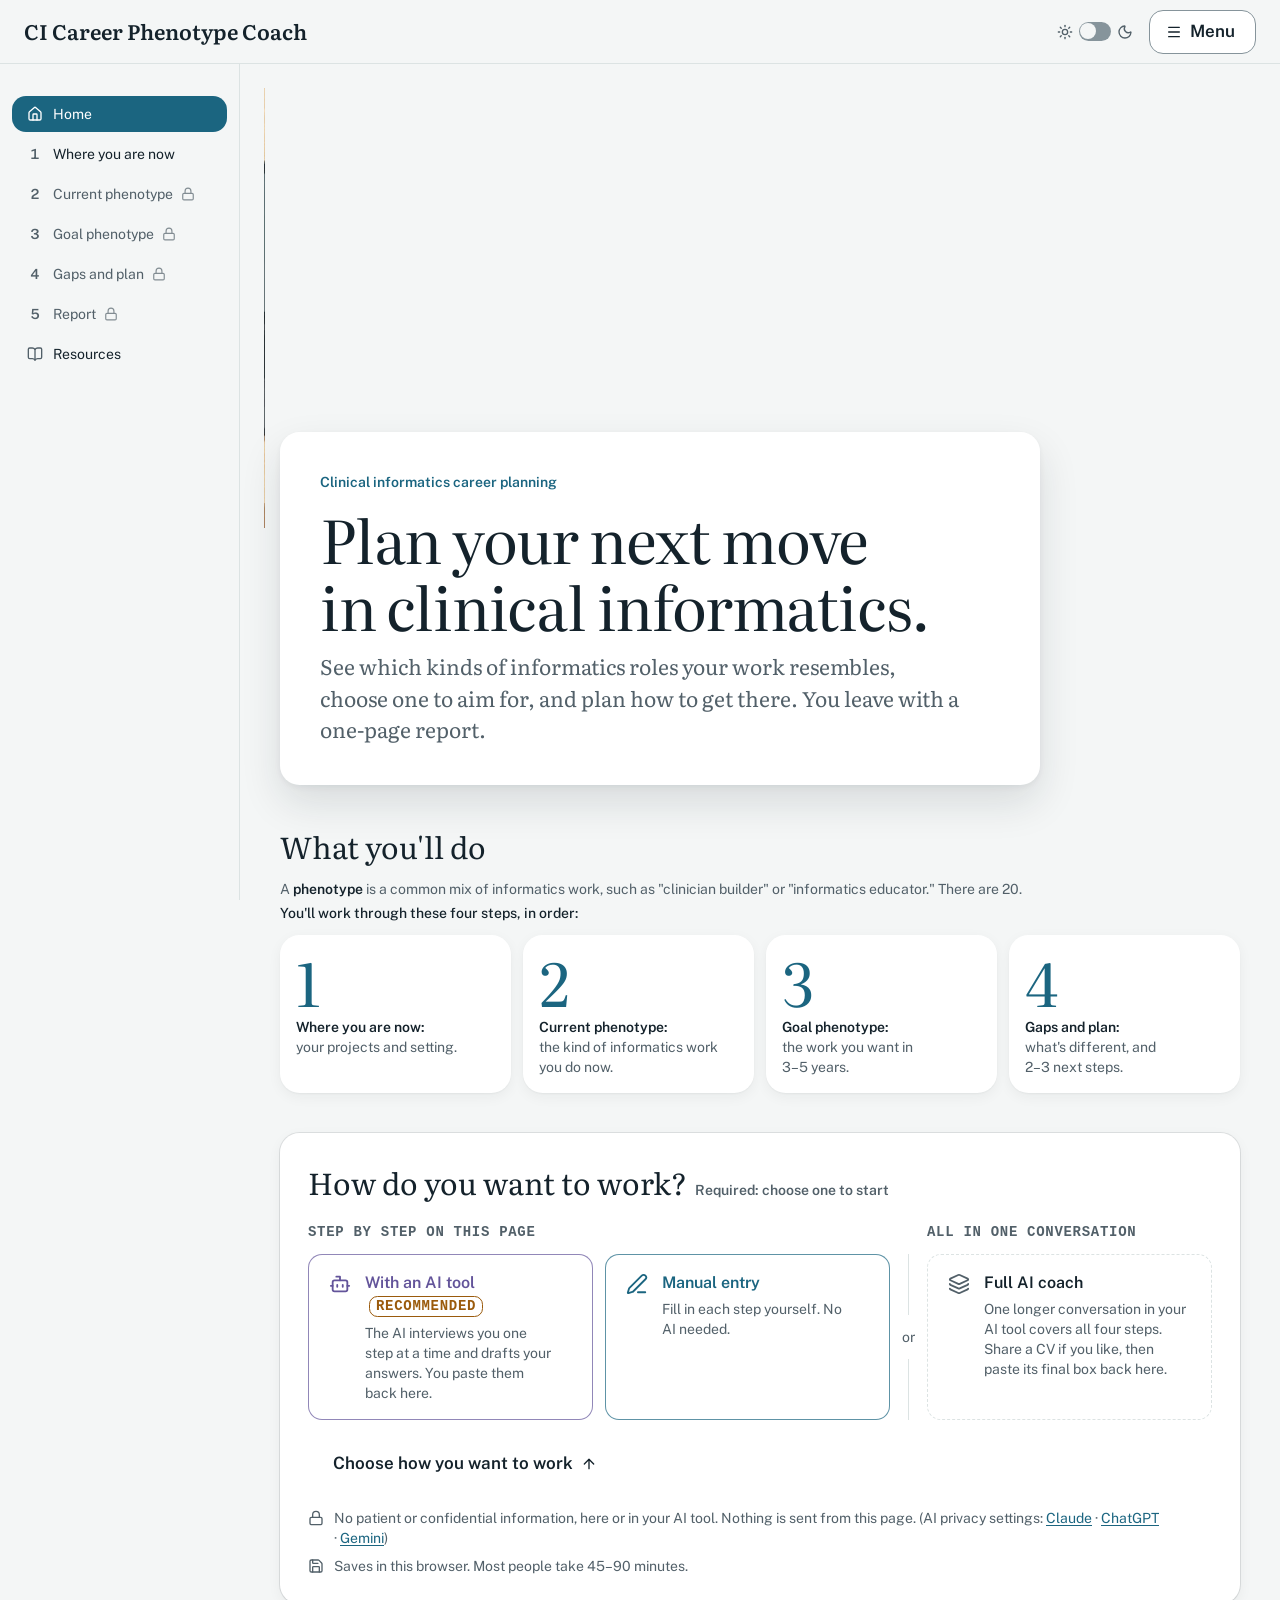
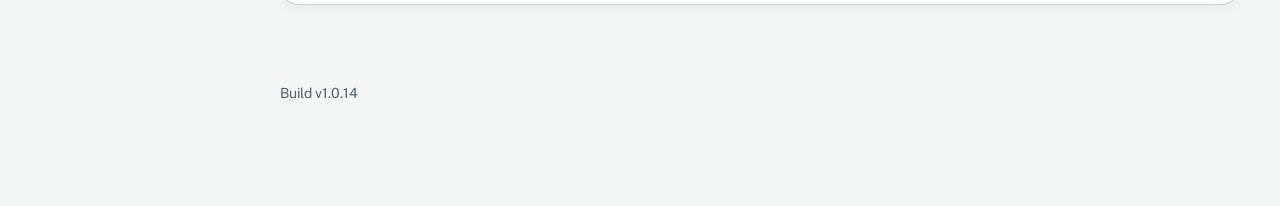
<file: index.html>
<!doctype html>
<html lang="en">
  <head>
    <meta charset="UTF-8" />
    <meta name="viewport" content="width=device-width, initial-scale=1.0" />
    <title>CI Career Phenotype Coach</title>
    <script>
      /* Light or dark before first paint: the Menu's pick, else the system (same rule as src/lib/theme.ts). */
      try {
        var t = localStorage.getItem("ciPhenotypeCoach.theme")
        if (t === "dark" || (t !== "light" && matchMedia("(prefers-color-scheme: dark)").matches)) document.documentElement.classList.add("dark")
      } catch (e) {
        if (matchMedia("(prefers-color-scheme: dark)").matches) document.documentElement.classList.add("dark")
      }
    </script>
    <script type="module" crossorigin src="./assets/index-BimKUttR.js"></script>
    <link rel="stylesheet" crossorigin href="./assets/index-x-ZU_5Bj.css">
  </head>
  <body>
    <div id="root"></div>
  </body>
</html>
</file>
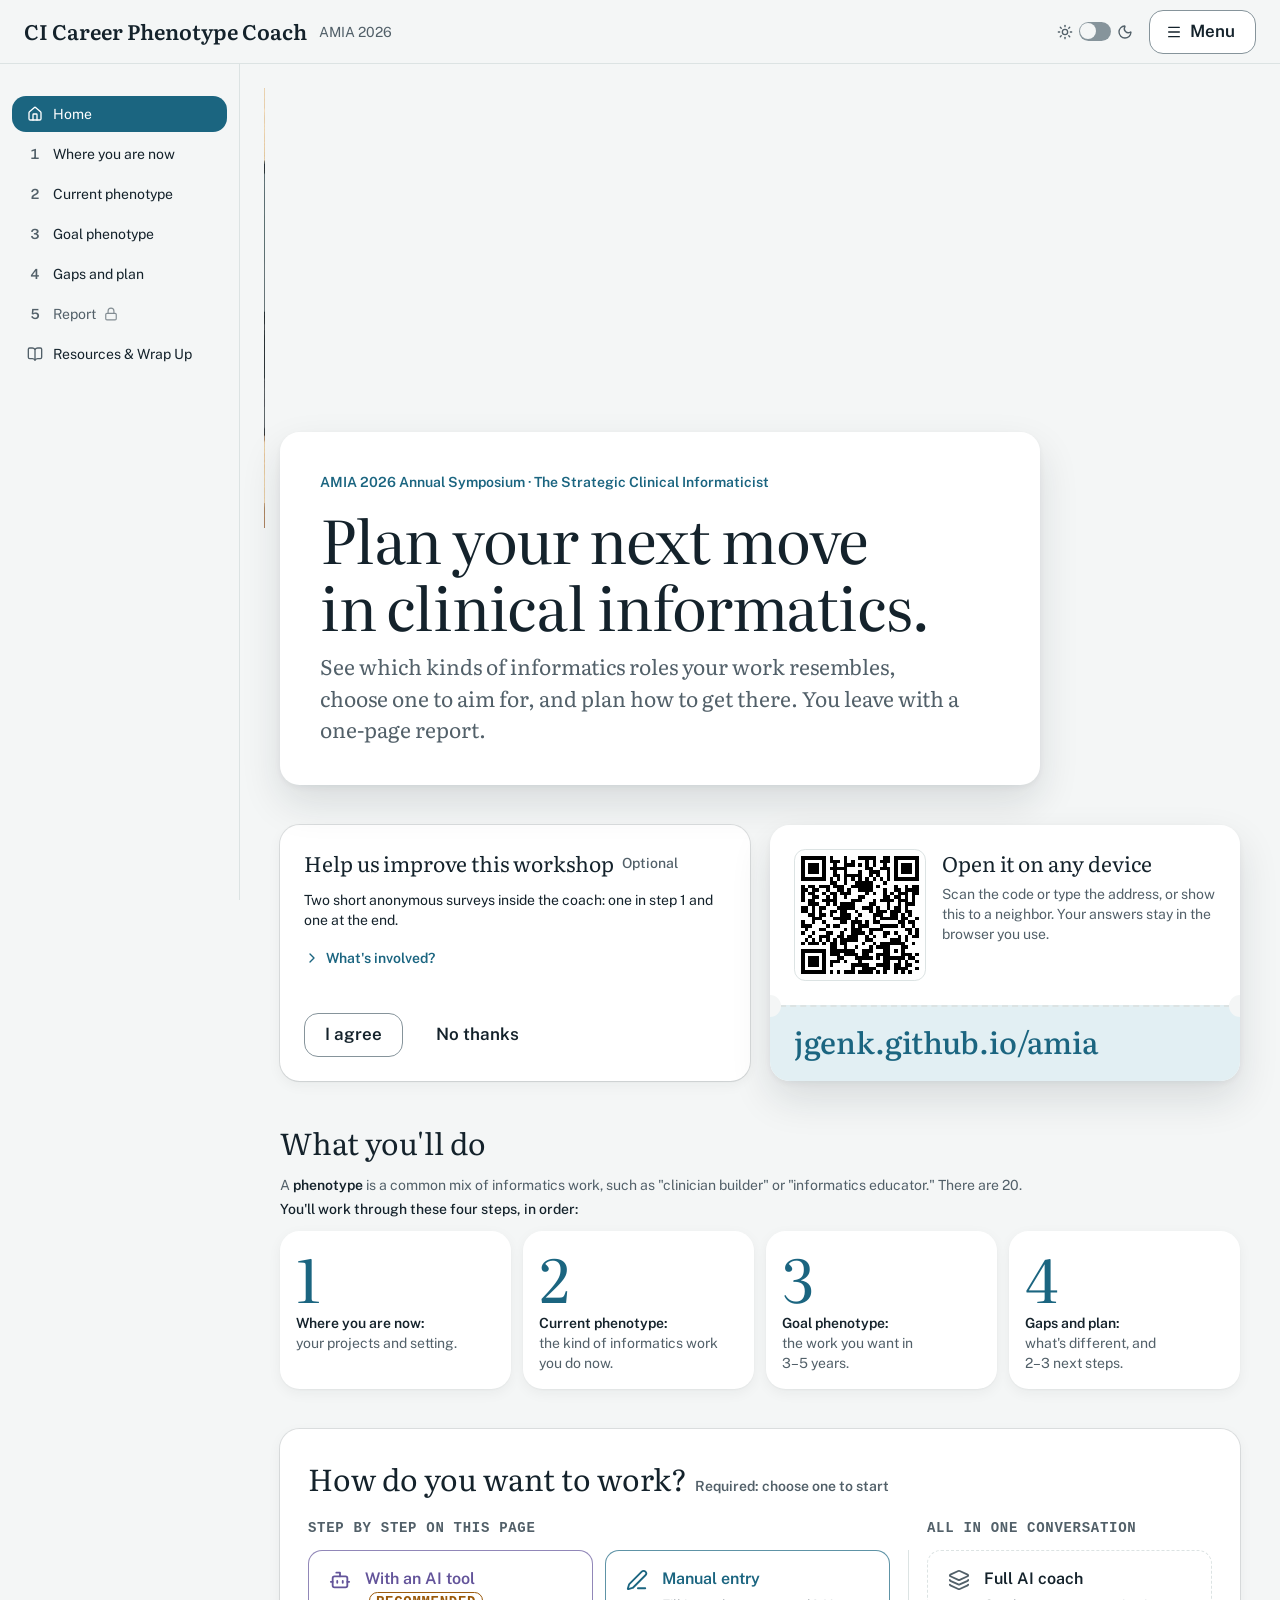
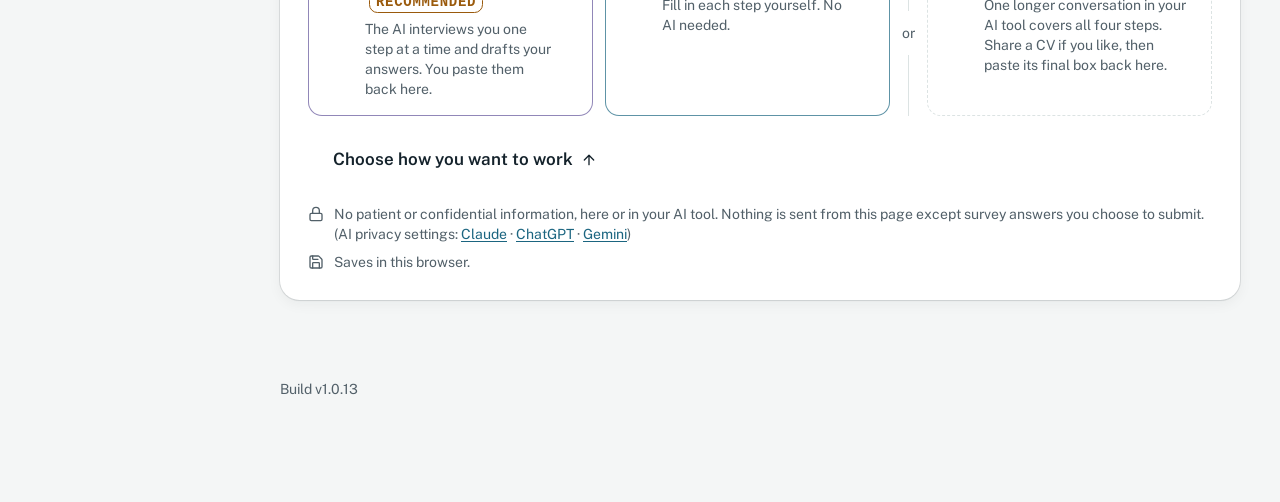
<file: amia-2026/index.html>
<!doctype html>
<html lang="en">
  <head>
    <meta charset="UTF-8" />
    <meta name="viewport" content="width=device-width, initial-scale=1.0" />
    <title>CI Career Phenotype Coach</title>
    <script>
      /* Light or dark before first paint: the Menu's pick, else the system (same rule as src/lib/theme.ts). */
      try {
        var t = localStorage.getItem("ciPhenotypeCoach.theme")
        if (t === "dark" || (t !== "light" && matchMedia("(prefers-color-scheme: dark)").matches)) document.documentElement.classList.add("dark")
      } catch (e) {
        if (matchMedia("(prefers-color-scheme: dark)").matches) document.documentElement.classList.add("dark")
      }
    </script>
    <script type="module" crossorigin src="./assets/index-CZr_5KMZ.js"></script>
    <link rel="stylesheet" crossorigin href="./assets/index-x-ZU_5Bj.css">
  </head>
  <body>
    <div id="root"></div>
  </body>
</html>
</file>
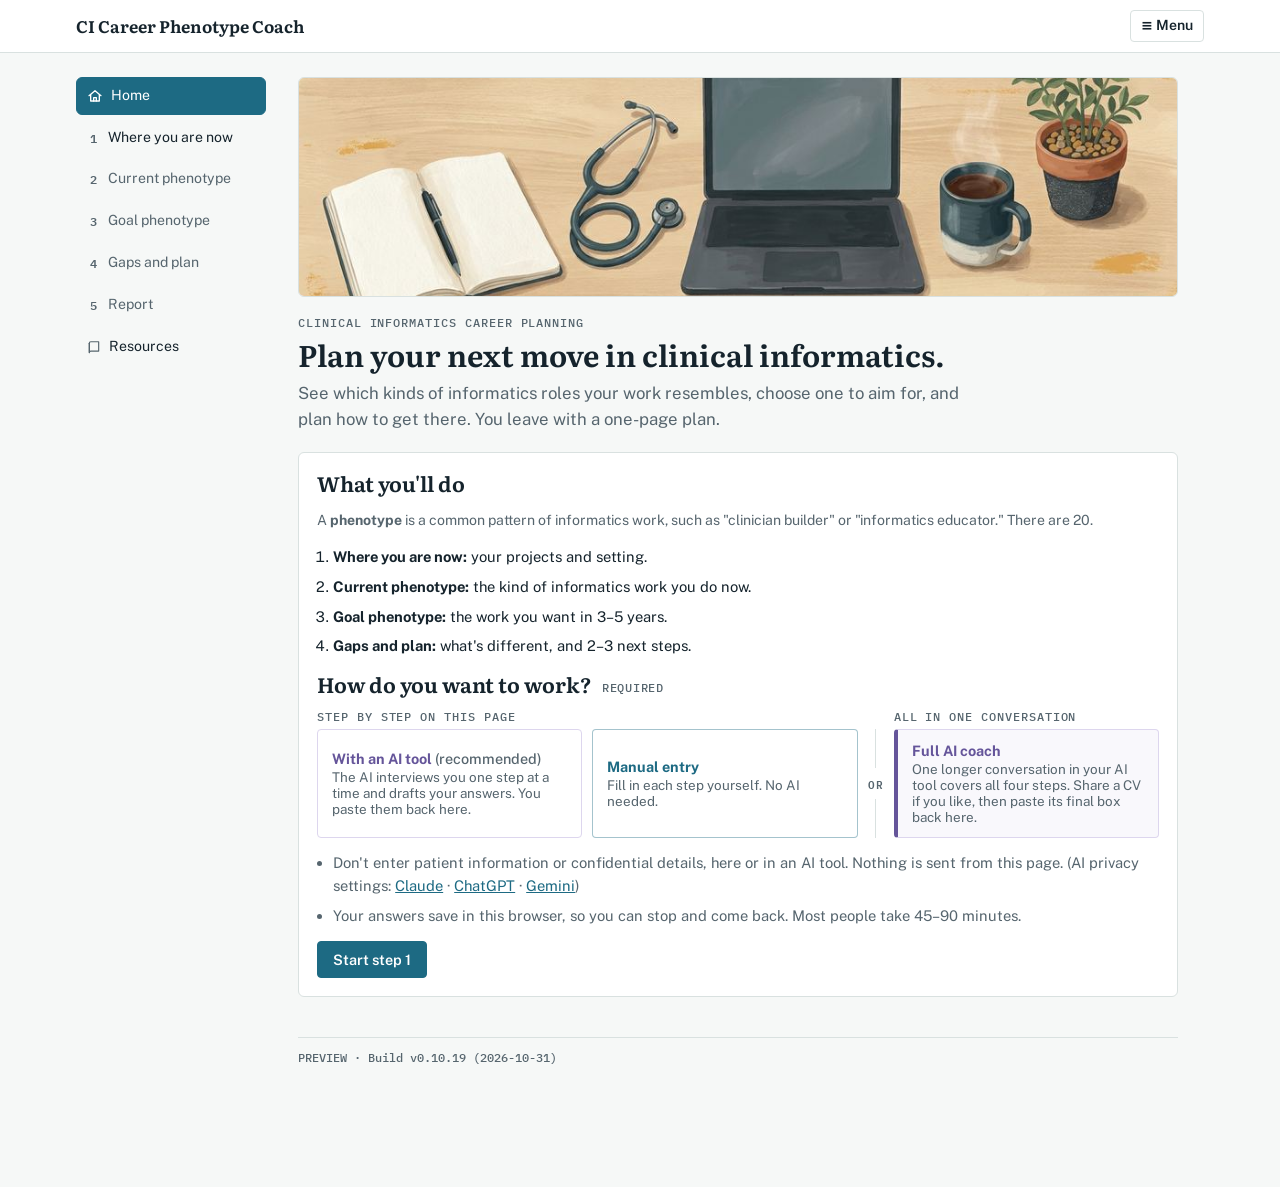
<file: preview/index.html>
<!doctype html>
<html lang="en">
<head><meta name="robots" content="noindex">
<meta charset="utf-8">
<meta name="viewport" content="width=device-width, initial-scale=1, viewport-fit=cover">
<title>CI Career Phenotype Coach</title>
<script>/* Workshop layer: /amia-2026/ (or ?event=amia-2026 for local testing) turns on the event version. Set before first paint. */
(function(){ var m=location.pathname.match(/\/(amia-2026)\//), q=new URLSearchParams(location.search).get("event"), e=(m&&m[1])||q; if(e==="amia-2026") document.documentElement.setAttribute("data-event",e); })();</script>
<link rel="preconnect" href="https://fonts.googleapis.com">
<link rel="preconnect" href="https://fonts.gstatic.com" crossorigin>
<link rel="stylesheet" href="https://fonts.googleapis.com/css2?family=Literata:opsz,wght@7..72,500;7..72,650&family=Public+Sans:wght@400;500;600;700&family=IBM+Plex+Mono:wght@400;500&display=swap">
<style>
/* Color meaning, used everywhere:
   accent (blue)  = navigation, neutral information
   ok (green)     = work you already do / on track
   warn (orange)  = work to grow / gaps / missing required items
   coach (purple) = AI coaching only
   rule (grey)    = neutral, "goal uses less" */
:root{
  --paper:#f6f8f7; --sheet:#ffffff; --ink:#15232c; --muted:#56656e; --rule:#d9e1e0; --control:#8a979d; --track:#c2cccc;
  --accent:#1d6a83; --accent-ink:#ffffff; --accent-soft:#e3f0f3;
  --warn:#965a0b; --warn-soft:#fbf0dc; --ok:#2f7a4b; --ok-soft:#e2f2e7;
  --coach:#65559a; --coach-ink:#ffffff; --coach-soft:#f9f8fc; --coach-rule:#ddd6ee; --coach-band:#f0ecf8; --coach-band-ink:#4b3f78;
  --shadow:0 1px 2px rgba(21,35,44,.06),0 4px 16px rgba(21,35,44,.05);
  --f-display:"Literata",Georgia,"Times New Roman",serif;
  --f-body:"Public Sans",system-ui,-apple-system,"Segoe UI",Roboto,sans-serif;
  --f-mono:"IBM Plex Mono",ui-monospace,SFMono-Regular,Menlo,Consolas,monospace;
  --r:6px; color-scheme:light;
}
@media (prefers-color-scheme:dark){:root:not([data-theme="light"]){
  --paper:#0f171c; --sheet:#16222a; --ink:#e4ecee; --muted:#9fb0b7; --rule:#2a3a43; --control:#6a808a; --track:#40535d;
  --accent:#6cbcd4; --accent-ink:#0b1418; --accent-soft:#17323c;
  --warn:#e3a64a; --warn-soft:#3a2b14; --ok:#7fcf9c; --ok-soft:#183324;
  --coach:#b9a2f2; --coach-ink:#160f26; --coach-soft:#1d1729; --coach-rule:#3d3260; --coach-band:#2c2343; --coach-band-ink:#d2c3f7;
  --shadow:0 1px 2px rgba(0,0,0,.3),0 4px 16px rgba(0,0,0,.25); color-scheme:dark}}
:root[data-theme="dark"]{
  --paper:#0f171c; --sheet:#16222a; --ink:#e4ecee; --muted:#9fb0b7; --rule:#2a3a43; --control:#6a808a; --track:#40535d;
  --accent:#6cbcd4; --accent-ink:#0b1418; --accent-soft:#17323c;
  --warn:#e3a64a; --warn-soft:#3a2b14; --ok:#7fcf9c; --ok-soft:#183324;
  --coach:#b9a2f2; --coach-ink:#160f26; --coach-soft:#1d1729; --coach-rule:#3d3260; --coach-band:#2c2343; --coach-band-ink:#d2c3f7;
  --shadow:0 1px 2px rgba(0,0,0,.3),0 4px 16px rgba(0,0,0,.25); color-scheme:dark}

/* base */
*{box-sizing:border-box}
html,body{margin:0}
html{scroll-padding:calc(var(--hdr,56px) + 56px) 0 80px}
.sr{position:absolute!important;width:1px;height:1px;padding:0;margin:-1px;overflow:hidden;clip:rect(0,0,0,0);white-space:nowrap;border:0}
body{background:var(--paper);color:var(--ink);font:16px/1.55 var(--f-body)}
a{color:var(--accent)}
:focus-visible{outline:2px solid var(--accent);outline-offset:2px}
h1,h2,h3{font-family:var(--f-display);font-weight:650;line-height:1.2;text-wrap:balance;margin:0}
h1{font-size:1.85rem} h2{font-size:1.3rem} h3{font-size:1.05rem}
h1:focus{outline:none}
p{margin:0}
[hidden]{display:none!important}
.muted{color:var(--muted)} .small{font-size:.88rem}
.eyebrow{font:500 .74rem/1 var(--f-mono);letter-spacing:.08em;text-transform:uppercase;color:var(--muted)}
.subhead{font:600 .76rem var(--f-mono);letter-spacing:.07em;text-transform:uppercase;color:var(--accent)}
.spacer{flex:1}
.row{display:flex;flex-wrap:wrap;gap:8px;align-items:center}
.stack{display:grid;gap:14px}

/* header */
.topbar{position:sticky;top:0;z-index:10;background:var(--sheet);border-bottom:1px solid var(--rule)}
.topbar-in{max-width:1160px;margin:0 auto;padding:10px 16px;display:flex;flex-wrap:wrap;gap:8px 14px;align-items:center}
.brand{font-family:var(--f-display);font-weight:650;font-size:1.05rem;text-decoration:none;color:var(--ink)}
details.menu{position:relative}
details.menu summary{list-style:none;cursor:pointer;font-size:.88rem;font-weight:600;padding:4px 10px;border:1px solid var(--rule);border-radius:4px}
details.menu summary::-webkit-details-marker{display:none}
.menu-list{position:absolute;right:0;top:calc(100% + 6px);background:var(--sheet);border:1px solid var(--rule);border-radius:var(--r);box-shadow:var(--shadow);padding:6px;display:grid;min-width:220px;z-index:20}
.menu-list button{justify-content:flex-start;text-align:left;white-space:nowrap;border:0;background:transparent;font-weight:500;padding:8px 10px}
.menu-list button:hover{background:var(--accent-soft)}

/* layout: sidebar steps on desktop, chip row on narrow screens */
.layout{max-width:1160px;margin:0 auto;padding:0 16px;display:grid;grid-template-columns:190px minmax(0,1fr);gap:32px;justify-content:center}
footer.buildtag{margin:40px 0 0;padding-top:12px;border-top:1px solid var(--rule);font:500 .75rem/1.4 var(--f-mono);color:var(--muted)}
main{max-width:880px;width:100%;margin:0;padding:24px 0 120px;min-width:0}
.rail{position:sticky;top:var(--hdr,56px);align-self:start;display:flex;flex-direction:column;gap:4px;padding:24px 0 96px;min-height:calc(100vh - var(--hdr,56px))}
.rail a{display:flex;gap:8px;align-items:center;padding:7px 10px;border:1px solid transparent;border-radius:6px;color:var(--ink);text-decoration:none;font-size:.88rem}
.rail a:hover{background:var(--sheet);border-color:var(--rule)}
.rail a .n{font:600 .74rem var(--f-mono);color:var(--muted);min-width:1.1em;text-align:center}
.rail a.done .n::after{content:"✓";color:var(--ok);margin-left:2px}
.rail a.done[aria-current="page"] .n::after{color:var(--accent-ink)}
.rail a.locked{color:var(--muted)}
.rail a[aria-current="page"]{background:var(--accent);border-color:var(--accent);color:var(--accent-ink)}
.rail a[aria-current="page"] .n{color:var(--accent-ink)}
.rail a svg{display:block}
.rail-div{height:1px;background:var(--rule);margin:auto 4px 8px}
@media (max-width:900px){
  .layout{display:block}
  .rail{top:var(--hdr,52px);z-index:9;flex-direction:row;overflow-x:auto;min-height:0;margin:0 -16px;padding:8px 16px;background:var(--paper);border-bottom:1px solid var(--rule);scrollbar-width:thin}
  .rail a{flex:0 0 auto;border-color:var(--rule);border-radius:999px;background:var(--sheet);padding:5px 10px;font-size:.82rem;white-space:nowrap}
  .rail a .lbl{position:absolute;width:1px;height:1px;overflow:hidden;clip:rect(0,0,0,0);white-space:nowrap}
  .rail-div{height:auto;width:1px;margin:4px 2px;flex:0 0 1px}
}

/* page building blocks */
.page{display:grid;gap:20px}
.head{display:grid;gap:8px}
.lede{font-size:1.05rem;color:var(--muted);max-width:68ch}
.card{background:var(--sheet);border:1px solid var(--rule);border-radius:var(--r);padding:18px;display:grid;gap:14px;min-width:0}
.card.hi{box-shadow:var(--shadow)}
.stepbar{display:flex;flex-wrap:wrap;gap:8px;align-items:center}
.note{border-left:3px solid var(--accent);background:var(--accent-soft);padding:10px 12px;border-radius:0 4px 4px 0;font-size:.9rem}
#lost-note{margin-bottom:20px}
.note.warn{border-color:var(--warn);background:var(--warn-soft)}
#storage-warn{margin-bottom:16px}
.why summary{cursor:pointer;padding:2px 0;font-size:.84rem;color:var(--muted);width:max-content;max-width:100%}
.why[open] summary{margin-bottom:6px}
.why-row{display:grid;grid-template-columns:7.5em minmax(0,1fr);gap:8px;align-items:start;margin-top:4px}
.why-label{font-size:.8rem;font-weight:600;color:var(--muted);padding-top:2px}
.card .carry{border:0;padding:0;background:none;border-radius:0}
.card .carry .features{margin-bottom:0}
/* step 4: the goal card drops a blue stem into a blue-framed section that unpacks the goal */
.goal-stem{display:none}
.goal-expand{display:grid;gap:14px;min-width:0}
.goal-expand>.eyebrow{display:none}
#s4cmp.ready .goal-stem{display:grid;grid-template-columns:minmax(0,1fr) 44px minmax(0,1fr);height:28px;margin:-14px 0}
#s4cmp.ready .goal-stem i{grid-column:3;justify-self:center;width:2px;background:var(--accent)}
#s4cmp.ready .goal-expand{border:2px solid var(--accent);border-radius:var(--r);padding:12px 14px 14px}
#s4cmp.ready .goal-expand>.eyebrow{display:block;color:var(--accent)}
#s4cmp{container-type:inline-size}
.closeness{display:grid;grid-template-columns:auto minmax(0,1fr);gap:18px;align-items:center;padding:14px;border:1px solid var(--rule);border-radius:var(--r);background:var(--paper)}
.closeness-body{display:grid;gap:10px;min-width:0}
.vs-goal{display:grid;grid-template-columns:max-content auto auto;gap:6px 10px;align-items:center;justify-content:start}
.vs-label{font-weight:600;font-size:.86rem}
.goal-body .vs-goal{margin:2px 0}
.goal-body .vs-goal .meter{width:56px}
@media (max-width:560px){.vs-goal{grid-template-columns:auto auto}.vs-goal .vs-label{grid-column:1/-1}}
.features{display:grid;grid-template-columns:repeat(auto-fit,minmax(260px,1fr));gap:12px;margin-bottom:12px}
.features.pair{grid-template-columns:minmax(0,1fr) 44px minmax(0,1fr);align-items:stretch;gap:0}
.features.pair .fcol{align-content:center}
.merge{position:relative;align-self:stretch;min-height:60px}
.merge svg{width:100%;height:100%;display:block;overflow:visible}
.merge path{fill:none;stroke:var(--accent);stroke-width:2}
.merge i{position:absolute;right:0;top:50%;transform:translateY(-50%);border-style:solid;border-width:6px 0 6px 9px;border-color:transparent transparent transparent var(--accent)}
.goal-card{display:grid;grid-template-rows:auto 1fr;border:2px solid var(--accent);border-radius:var(--r);background:var(--sheet);overflow:hidden}
.art.goalart{aspect-ratio:21/8}
.goal-body{display:grid;grid-template-columns:minmax(0,1fr);gap:6px;padding:10px 14px 12px;align-content:start}
.goal-body .ph-head{align-items:center}
.goal-body .ph-head b{padding-top:0;font-size:1rem}
.goal-dream{margin-top:4px;padding-top:8px;border-top:1px solid var(--rule)}
.goal-dream p{font-size:.88rem;margin:2px 0 0}
.fcol{display:grid;gap:10px;align-content:center}
.feature{display:grid;grid-template-columns:132px minmax(0,1fr);border:1px solid var(--rule);border-radius:var(--r);background:var(--sheet);overflow:hidden;min-height:100px}
.feature .art.fthumb{height:100%;aspect-ratio:auto;min-height:100px}
.feature-body{display:grid;grid-template-columns:minmax(0,1fr);gap:4px;align-content:center;padding:10px 12px}
.feature-body .ph-head{align-items:center}
.feature-body .ph-head b{padding-top:0;font-size:.98rem}
@media (max-width:640px){.feature{grid-template-columns:96px minmax(0,1fr)}}
/* step 4 follows the card's own width (container query on #s4cmp); after the base rules so it wins */
@container (max-width:760px){
  .features.pair .feature{grid-template-columns:88px minmax(0,1fr)}
  .goal-body .vs-goal{grid-template-columns:auto auto}
  .goal-body .vs-goal .vs-label{grid-column:1/-1}
}
@container (max-width:600px){
  .features.pair{grid-template-columns:minmax(0,1fr);gap:0}
  .merge{min-height:30px}
  .merge svg{display:none}
  .merge i{right:auto;left:50%;top:auto;bottom:4px;transform:translateX(-50%);border-width:9px 7px 0 7px;border-color:var(--accent) transparent transparent transparent}
  #s4cmp.ready .goal-stem{grid-template-columns:minmax(0,1fr)}
  #s4cmp.ready .goal-stem i{grid-column:1}
  .closeness{grid-template-columns:minmax(0,1fr)}
  .closeness .sbs-glyph{justify-self:center}
}
.recap{border:1px solid var(--rule);border-radius:var(--r);background:var(--paper);padding:8px 14px;font-size:.88rem}
.recap summary{cursor:pointer;font-weight:600;color:var(--muted)}
.recap dl{display:grid;grid-template-columns:max-content minmax(0,1fr);gap:4px 14px;margin:8px 0 4px}
.recap dt{color:var(--muted)} .recap dd{margin:0;white-space:pre-line}
.carry{border:1px solid var(--rule);border-left:3px solid var(--muted);border-radius:var(--r);background:var(--paper);padding:12px 16px;font-size:.92rem}
.carry h2{font-size:.95rem;margin:0 0 8px}
.carry dl{display:grid;grid-template-columns:max-content minmax(0,1fr);gap:6px 16px;margin:0}
.carry dt{color:var(--muted)} .carry dd{margin:0;white-space:pre-line}
@media (max-width:560px){ .carry dl{grid-template-columns:1fr;gap:2px} .carry dd{margin-bottom:6px} }

/* forms */
.grid2{display:grid;grid-template-columns:repeat(2,minmax(0,1fr));gap:12px}
.grid2>label{align-content:end}
.grid-project{grid-template-columns:minmax(0,1.5fr) minmax(0,1fr)}
.grid-gap{grid-template-columns:minmax(0,1.6fr) minmax(0,.8fr)}
.grid-step{grid-template-columns:minmax(0,1.6fr) minmax(0,.7fr) minmax(0,1fr)}
.span-all{grid-column:1/-1}
@media (max-width:640px){.grid2{grid-template-columns:minmax(0,1fr)}}
label{display:grid;gap:4px;font-size:.92rem;font-weight:600}
.hint{font-weight:400;color:var(--muted);font-size:.84rem}
input[type=text],select{min-height:42px}
input[type=text],select,textarea{width:100%;font:inherit;font-size:.95rem;color:var(--ink);background:var(--paper);border:1px solid var(--control);border-radius:4px;padding:8px 10px}
textarea{min-height:130px;resize:vertical}
textarea.tall{min-height:200px}
textarea.paste{min-height:180px}
fieldset{border:1px solid var(--rule);border-radius:var(--r);padding:12px 14px;margin:0;display:grid;gap:10px;min-width:0}
legend{font-weight:600;font-size:.92rem;padding:0 4px}
.checks{display:flex;flex-wrap:wrap;gap:6px 16px}
.checks label{display:flex;gap:6px;align-items:center;font-weight:400}
button,.btn{font:600 .9rem var(--f-body);display:inline-flex;gap:6px;align-items:center;justify-content:center;padding:9px 15px;border-radius:4px;border:1px solid var(--control);background:var(--sheet);color:var(--ink);cursor:pointer;text-decoration:none}
button:hover,.btn:hover{border-color:var(--accent)}
.primary{background:var(--accent);border-color:var(--accent);color:var(--accent-ink)}
.tiny{padding:4px 10px;font-size:.8rem}
.linkbtn{border:0;background:none;padding:4px 0;min-height:24px;color:var(--accent);font-weight:600;text-decoration:underline;cursor:pointer}

/* required items */
.req{font:500 .75rem var(--f-mono);letter-spacing:.06em;text-transform:uppercase;color:var(--muted);margin-left:6px;white-space:nowrap}
h2 .req{vertical-align:middle}
.card.need{border-color:var(--warn)}
.card.need h2 .req,label.need .req{color:var(--warn);font-weight:700}
label.need input,label.need select,label.need textarea{border-color:var(--warn);box-shadow:0 0 0 1px var(--warn)}
.needmsg{font-size:.85rem;color:var(--warn);font-weight:600}

/* step 1 choice */
.choice{display:grid;grid-template-columns:repeat(2,minmax(0,1fr));gap:10px}
/* Home: three equal choices in one row: two step-by-step (AI, manual) and, past a vertical "or", the full AI coach */
.choice.workpick{grid-template-columns:minmax(0,1fr) minmax(0,1fr) auto minmax(0,1fr);grid-template-areas:"l1 l1 . l2" "ai self or full";gap:6px 10px}
.wp-l1{grid-area:l1} .wp-l2{grid-area:l2} .wp-ai{grid-area:ai} .wp-self{grid-area:self} .wp-or{grid-area:or} .wp-full{grid-area:full}
.wp-or{display:flex;flex-direction:column;align-items:center;gap:6px;color:var(--muted);font:600 .7rem var(--f-mono);letter-spacing:.08em;text-transform:uppercase}
.wp-or::before,.wp-or::after{content:"";flex:1;width:1px;background:var(--rule)}
@media (max-width:760px){
  .choice.workpick{grid-template-columns:minmax(0,1fr);grid-template-areas:"l1" "ai" "self" "or" "l2" "full"}
  .wp-or{flex-direction:row} .wp-or::before,.wp-or::after{width:auto;height:1px}
}
.choice button b{font-weight:700} .choice .rec{font-style:normal;font-weight:500;color:var(--muted)}
@media (max-width:560px){.choice{grid-template-columns:minmax(0,1fr)}}
.choice button{flex-direction:column;align-items:flex-start;text-align:left;padding:12px 14px;gap:2px;font-weight:700}
.choice button span{font-weight:400;font-size:.84rem;color:var(--muted)}
.choice button[aria-pressed="true"]{border:2px solid var(--accent);background:var(--accent-soft)}
/* purple marks every place you choose AI */
.choice button[data-pref="ai"],.choice button[data-pref="full"]{border-color:var(--coach-rule);color:var(--coach)}
.choice button[data-pref="ai"][aria-pressed="true"],.choice button[data-pref="full"][aria-pressed="true"]{border:2px solid var(--coach);background:var(--coach-band)}
/* blue marks manual entry, as in the manual step headers */
.choice button[data-pref="self"]{border-color:color-mix(in srgb,var(--accent) 40%,transparent);color:var(--accent)}
/* the full AI coach is one conversation, not step by step: a soft fill and a heavier left edge set it slightly apart */
.choice button[data-pref="full"]{background:var(--coach-soft);border-left-width:4px;border-left-color:var(--coach)}
.choice button[data-pref="full"][aria-pressed="true"]{border-left-width:4px}
#pref-tool{color:var(--coach)}
#pref-tool select{border-color:var(--coach)}
.ai-link{color:var(--coach)!important}
.btn.ai-btn{border-color:var(--coach);color:var(--coach);background:var(--coach-soft)}
.btn.ai-btn:hover{background:var(--coach-band)}

/* AI coaching panels (purple) and manual section headers */
.fork{display:grid;gap:10px}
.ai{border:1px solid var(--coach-rule);border-radius:var(--r);background:var(--coach-soft);overflow:hidden}
.ai-band{display:flex;flex-wrap:wrap;gap:10px;align-items:center;background:var(--coach-band);color:var(--coach-band-ink);padding:10px 16px;border-bottom:1px solid var(--coach-rule)}
.ai-band h2{font-size:1.15rem;color:var(--coach-band-ink)}
.manual-band{border:1px solid color-mix(in srgb,var(--accent) 35%,transparent);border-radius:var(--r);background:var(--accent-soft);color:var(--accent)}
.manual-band h2{color:var(--ink)}
.badge{font:600 .72rem var(--f-mono);letter-spacing:.08em;text-transform:uppercase;border:1px solid currentColor;border-radius:3px;padding:2px 6px}
.ai-body{display:grid;gap:12px;padding:16px}
.ai ol{margin:0;padding-left:1.3em;display:grid;gap:10px}
.ai li::marker{font-weight:700;color:var(--coach)}
.toolpick{display:inline-flex;flex-wrap:wrap;gap:8px;align-items:center;font-weight:600;padding-top:2px}
.ai-go{display:grid;gap:4px}
.ai-controls{display:grid;gap:14px;padding:14px;border:1px solid var(--coach-rule);border-radius:var(--r);background:var(--paper)}
.ctl{display:grid;grid-template-columns:24px minmax(0,1fr);gap:10px;align-items:start;min-width:0}
.ctl-n{width:22px;height:22px;border-radius:50%;background:var(--coach);color:var(--coach-ink);font:700 .75rem var(--f-mono);display:grid;place-items:center;margin-top:6px}
.ctl-body{display:grid;gap:8px;min-width:0}
button:disabled{opacity:.45;cursor:not-allowed}
.ai .primary{background:var(--coach);border-color:var(--coach);color:var(--coach-ink)}
.ai .linkbtn,.ai a:not(.btn){color:var(--coach)}
.ai .linkbtn[data-mode="self"]{color:var(--accent)} /* leaving AI is navigation, so it stays blue */
.ai textarea,.ai select,.ai .prompt{background:var(--sheet)}
select.toolsel{width:auto;font-size:.88rem;padding:5px 8px}
.prompt{font:400 .8rem/1.5 var(--f-mono);white-space:pre-wrap;background:var(--paper);border:1px solid var(--rule);border-radius:4px;padding:10px 12px;max-height:240px;overflow:auto;margin:6px 0 0}
details.peek summary{cursor:pointer;font-size:.85rem;color:var(--muted);padding:3px 0;min-height:24px}
.fillmsg{font-size:.88rem}
.checklist{list-style:none;margin:6px 0 0;padding:0;display:grid;gap:4px;font-size:.88rem}
.checklist li::before{content:"✓ ";color:var(--ok);font-weight:700}
.checklist li.no::before{content:"✗ ";color:var(--warn)}
.checklist li.opt::before{content:"– ";color:var(--muted)}

/* ratings */
.scale-key{font-size:.84rem;color:var(--muted)}
.count{font:500 .8rem var(--f-mono);color:var(--muted)}
.group{display:grid;gap:2px}
.group h3{font:600 .76rem var(--f-mono);letter-spacing:.07em;text-transform:uppercase;color:var(--accent);padding:18px 0 6px}
fieldset.rate{border:0;border-top:1px dashed var(--rule);border-radius:0;padding:10px 0;gap:6px}
.rate legend{padding:0;font-size:.94rem}
.rate legend span{display:block;font-weight:400;font-size:.82rem;color:var(--muted)}
.rate legend .nowval{display:inline-block;margin-left:8px;font:500 .74rem var(--f-mono);color:var(--accent)}
.seg{display:flex;flex-wrap:wrap;gap:4px}
.seg label{display:block;font-weight:500;font-size:.8rem}
.seg input{position:absolute;opacity:0;pointer-events:none}
.seg span{display:block;padding:5px 9px;border:1px solid var(--control);border-radius:4px;background:var(--paper);cursor:pointer;white-space:nowrap}
.seg input:checked+span{background:var(--accent);border-color:var(--accent);color:var(--accent-ink)}
.seg input:focus-visible+span{outline:2px solid var(--accent);outline-offset:2px}

/* matches, scores, chips */
.match{display:grid;gap:5px;padding:12px 0;border-top:1px solid var(--rule)}
.match:first-child{border-top:0;padding-top:0}
.match-top{display:flex;gap:10px;align-items:baseline;flex-wrap:wrap}
.match-name{font-weight:700}
.tag{font:600 .75rem var(--f-mono);padding:2px 7px;border-radius:999px;background:var(--accent-soft);color:var(--accent);white-space:nowrap}
.tag.ok{background:var(--ok-soft);color:var(--ok)} .tag.warn{background:var(--warn-soft);color:var(--warn)} .tag.big{background:var(--warn);color:var(--sheet)} .tag.neutral{background:var(--rule);color:var(--muted)}
.pick{display:flex;gap:6px;align-items:center;font-weight:400;font-size:.9rem}
.score{display:inline-flex;gap:6px;align-items:center;font:500 .85rem var(--f-mono);white-space:nowrap}
.score-line{display:inline-flex;flex-wrap:wrap;gap:2px 6px;align-items:center;font-size:.8rem;color:var(--muted)}
.score-line .meter{width:56px}
.score-line b{font:600 .82rem var(--f-mono);color:var(--ink)}
.meter{display:inline-block;width:84px;height:7px;background:var(--track);border-radius:4px;overflow:hidden}
.meter i{display:block;height:100%;background:var(--accent)}
.chips{display:flex;flex-wrap:wrap;gap:5px}
.chip{font-size:.8rem;padding:2px 8px;border-radius:999px;background:var(--ok-soft);color:var(--ok)}
.chip.up{background:var(--warn-soft);color:var(--warn)}
.chip.neutral{background:var(--rule);color:var(--muted)}
ul.near{list-style:none;margin:4px 0 0;padding:0;display:grid;gap:4px;font-size:.88rem}
ul.near li{display:flex;justify-content:space-between;gap:10px;align-items:center}
.picker{display:grid;grid-template-columns:repeat(auto-fill,minmax(240px,1fr));gap:10px}
.pcard{border:1px solid var(--rule);border-radius:var(--r);padding:12px;display:grid;gap:6px;background:var(--sheet);align-content:start}
.pcard.sel{border:2px solid var(--accent);background:var(--accent-soft)}
.pcard b{font-size:.95rem}
.pcard p{font-size:.84rem;color:var(--muted)}
.pcard .row{gap:6px}

/* step 4 comparison */
#compare{display:grid;gap:10px;margin-top:4px}
.idea-group{display:grid;gap:6px}
.idea-group+.idea-group{border-top:1px solid var(--rule);padding-top:10px}
.idea-group h3{font:600 .76rem var(--f-mono);letter-spacing:.07em;text-transform:uppercase;color:var(--accent)}
.ideas{margin:0;padding-left:1.1em;display:grid;gap:4px;font-size:.88rem}
.addbtn{margin-left:6px}

/* tables and lists */
.tablewrap{overflow-x:auto}
table.t{width:100%;border-collapse:collapse;font-size:.9rem}
table.t th,table.t td{padding:7px 8px;border-bottom:1px solid var(--rule);text-align:left;vertical-align:top}
table.t th{font:600 .72rem var(--f-mono);letter-spacing:.05em;text-transform:uppercase;color:var(--muted)}
table.t td.num{font-family:var(--f-mono);text-align:center;white-space:nowrap} table.t th.num{text-align:center}
table.t tbody th[scope=row]{font:inherit;letter-spacing:0;text-transform:none;color:inherit}
@media (max-width:560px){
  table.cmp,table.cmp tbody{display:block}
  table.cmp thead{position:absolute;width:1px;height:1px;overflow:hidden;clip:rect(0,0,0,0)}
  table.cmp tr{display:grid;grid-template-columns:repeat(3,auto) minmax(0,1fr);gap:4px 14px;align-items:center;padding:8px 0;border-bottom:1px solid var(--rule)}
  table.cmp tr>*{padding:0;border:0}
  table.cmp tr>th[scope=row]{grid-column:1/-1;font-weight:600}
  table.cmp td.num::before{content:attr(data-l) " ";font:600 .72rem var(--f-mono);letter-spacing:.05em;text-transform:uppercase;color:var(--muted)}
  table.cmp td:last-child{justify-self:end}
}
.links{margin:0;padding-left:1.1em;display:grid;gap:7px;font-size:.92rem}
.refs{margin:0;padding-left:1.4em;display:grid;gap:7px;font-size:.88rem}

/* bottom navigation */
.navbar{position:fixed;left:0;right:0;bottom:0;z-index:10;background:var(--sheet);border-top:1px solid var(--rule);padding-bottom:env(safe-area-inset-bottom,0px)}
.navbar-in{max-width:880px;margin:0 auto;padding:10px 16px;display:flex;gap:10px;align-items:center}
.navbar .where{flex:1;text-align:center;font-size:.85rem;color:var(--muted)}
.navbar .nx-short{display:none}
@media (max-width:560px){.navbar .where{font-size:.8rem}.navbar .nx-long{display:none}.navbar .nx-short{display:inline}.navbar .btn{font-size:.85rem;padding:9px 12px}}
/* 31 phones: the bar steps aside while the keyboard is up */
@media (max-width:760px){body.typing .navbar{display:none}}
.toast{position:fixed;left:50%;bottom:calc(76px + env(safe-area-inset-bottom,0px));transform:translateX(-50%);background:var(--ink);color:var(--paper);padding:8px 14px;border-radius:4px;font-size:.88rem;opacity:0;transition:opacity .2s;pointer-events:none;z-index:30}
.toast.on{opacity:1}
@media (prefers-reduced-motion:reduce){.toast{transition:none}}
.card,.fork,.ai,fieldset.rate{scroll-margin-top:38px;scroll-margin-bottom:10px}

/* one-page report (fixed light colors so it prints the same in dark mode) */
.report-actions{display:flex;flex-wrap:wrap;gap:8px}
.report{background:#fff;color:#14212a;border:1px solid #cfd8d8;box-shadow:var(--shadow);width:100%;max-width:8.5in;margin:0 auto;padding:.3in .5in;display:grid;gap:6px;font-size:9pt;line-height:1.3}
.report a{color:#1d6a83}
.rp-head{display:grid;grid-template-columns:minmax(0,1fr) auto;gap:12px;align-items:end;border-bottom:2px solid #1d6a83;padding-bottom:8px}
.rp-head h2{font-size:17pt;color:#14212a}
.rp-head .sub{font:500 7.5pt var(--f-mono);letter-spacing:.06em;text-transform:uppercase;color:#4d5d66}
.rp-date{font:400 7.5pt/1.5 var(--f-mono);text-align:right;color:#4d5d66}
.rp-meta{display:grid;grid-template-columns:repeat(4,minmax(0,1fr));gap:4px 14px;font-size:8.2pt;border-bottom:1px solid #d6dede;padding-bottom:8px}
.rp-meta span{display:block;font:500 6.8pt var(--f-mono);letter-spacing:.06em;text-transform:uppercase;color:#5c6b73}
.rp-sec{display:grid;gap:5px;align-content:start}
.rp-sec h3{margin:0;font:600 7.6pt var(--f-mono);letter-spacing:.08em;text-transform:uppercase;color:#1d6a83;border-bottom:1px solid #d6dede;padding-bottom:2px}
.rp-two{display:grid;grid-template-columns:minmax(0,1fr) minmax(0,1fr);gap:16px}
.rp-big{font-family:var(--f-display);font-size:12.5pt;font-weight:650;line-height:1.25}
.rp-quote{font-family:var(--f-display);font-style:italic;font-size:10pt;border-left:2px solid #1d6a83;padding-left:8px}
.rp-score{font:500 7.6pt var(--f-mono);color:#4d5d66}
.rp-score b{color:#1d6a83}
.report table{width:100%;border-collapse:collapse;font-size:8.2pt}
.report th,.report td{text-align:left;padding:3px 5px;border-bottom:1px solid #e1e7e7;vertical-align:top}
.report th{font:600 6.8pt var(--f-mono);letter-spacing:.06em;text-transform:uppercase;color:#5c6b73}
.report td.num,.report th.num{font-family:var(--f-mono);text-align:center}
.report .tag{background:#fbf0dc;color:#8a530a} .report .tag.big{background:#a5650f;color:#fff}
.rp-foot{border-top:1px solid #d6dede;padding-top:6px;display:grid;grid-template-columns:minmax(0,1.1fr) minmax(0,1fr);gap:14px;font-size:7.4pt;color:#4d5d66}
.rp-foot ul{margin:0;padding-left:1em}
.rp-empty{color:#66757d;font-style:italic}
svg.profile text{font-family:var(--f-body)} /* the sans is narrower than the mono, so the row labels clear the bars */
@media (max-width:700px){.rp-meta{grid-template-columns:repeat(2,minmax(0,1fr))}.rp-two,.rp-foot{grid-template-columns:minmax(0,1fr)}}
@media screen and (max-width:560px){.report{padding:14px;font-size:10.5pt} .rp-meta span,.report th{font-size:8.5pt} .rp-foot{font-size:9pt}}
/* phenotype glyphs: blue = the phenotype (neutral information), ink = you, orange = grow */
.glyph{--g-acc:var(--accent);--g-ink:var(--ink);--g-warn:var(--warn);--g-rule:var(--rule);display:block;flex:none;overflow:visible}
.report .glyph{--g-acc:#1d6a83;--g-ink:#14212a;--g-warn:#a5650f;--g-rule:#cfd8d8}
.g-ring{fill:none;stroke:var(--g-rule);stroke-width:.8;stroke-dasharray:2 3}
.g-group{fill:none;stroke:var(--g-rule);stroke-width:2.5;stroke-linecap:round}
.g-petal{fill:var(--g-acc);fill-opacity:calc(.28 + var(--v) * .13);stroke:var(--g-acc);stroke-width:.6}
.g-petal.faint{fill-opacity:calc(.10 + var(--v) * .05);stroke-opacity:.55}
.g-zero{fill:var(--g-rule)}
.g-you{fill:none;stroke:var(--g-ink);stroke-width:1.3;stroke-linejoin:round;opacity:.8}
.g-dot{fill:var(--g-ink)}
.g-gap{stroke:var(--g-warn);stroke-linecap:round;stroke-width:3.2}
.g-gap.big{stroke-width:5}
.glyph.mini .g-petal{stroke-width:0;fill-opacity:calc(.5 + var(--v) * .1)}
/* small signatures (cards, lists): a solid ring on a light disc, so the circle reads at a glance */
.glyph.mini .g-ring{stroke:var(--g-acc);stroke-opacity:.55;stroke-width:3;stroke-dasharray:none;fill:var(--g-acc);fill-opacity:.08}
.glyph.mini .g-you{stroke-width:2.2}
.g-legend{display:flex;flex-wrap:wrap;gap:6px 18px;color:var(--muted)}
.g-legend span{display:inline-flex;align-items:center;gap:6px}
.g-legend i{display:inline-block;width:14px;height:10px;border-radius:2px}
.k-petal{background:var(--accent);opacity:.55} .k-you{background:var(--ink);height:3px!important} .k-gap{background:var(--warn);height:5px!important}
/* illustrations (img/<slug>.jpg, made by tools/illustrate.py) and glyph placement */
.art{margin:0;overflow:hidden;background:var(--paper)}
.art img{display:block;width:100%;height:100%;object-fit:cover}
.art.hero{aspect-ratio:4/1;border-radius:var(--r);border:1px solid var(--rule)}
.art.banner{aspect-ratio:5/2;margin:0 -12px}
.art.thumb{aspect-ratio:4/3;border-radius:4px;border:1px solid var(--rule)}
.art-card{padding-top:0;overflow:hidden;gap:8px}
.ph-head{display:grid;grid-template-columns:auto minmax(0,1fr);gap:10px;align-items:start}
.ph-head b{padding-top:4px;line-height:1.25}
.art + .ph-head .glyph{margin-top:-30px;background:var(--sheet);border-radius:50%;box-shadow:0 0 0 3px var(--sheet),var(--shadow);position:relative}
.match.has-art{grid-template-columns:112px minmax(0,1fr);column-gap:16px;align-items:start}
.match-body{display:grid;gap:5px;min-width:0}
.match-art{position:relative;padding-bottom:12px}
.match-art .glyph{position:absolute;right:-10px;bottom:0;background:var(--sheet);border-radius:50%;box-shadow:0 0 0 2px var(--sheet),var(--shadow)}
.sbs-glyph{justify-self:center}
.sbs-glyph .glyph{max-width:100%;height:auto}
.rp-glyphs{display:flex;align-items:center;gap:4px;color:#4d5d66;font-size:9pt}
.rp-g{margin:0;display:grid;justify-items:center;gap:1px} .rp-g figcaption{font:600 6.8pt var(--f-mono);letter-spacing:.08em;text-transform:uppercase;color:#4d5d66}
@media (max-width:560px){.match.has-art{grid-template-columns:76px minmax(0,1fr);column-gap:14px}.match-art .glyph{width:38px;height:38px}}

/* AI mode: a step's answer forms sit behind one toggle (manual mode shows them open, with no toggle) */
details.answers{display:block}
details.answers[open]:not(.manual)>summary{margin-bottom:20px}
details.answers>summary{cursor:pointer;list-style:none;font-size:.9rem;font-weight:600;color:var(--muted);padding:10px 14px;border:1px dashed var(--rule);border-radius:var(--r);background:var(--sheet)}
details.answers>summary::-webkit-details-marker{display:none}
details.answers>summary::before{content:"▸ ";content:"▸ " / "";color:var(--muted)}
details.answers[open]>summary::before{content:"▾ ";content:"▾ " / ""}
details.answers.manual>summary{display:none}
.answers-in{display:grid;gap:20px}
details.carry>summary{cursor:pointer;padding:2px 0;font-weight:600;font-size:.92rem;color:var(--muted)}
details.carry[open]>summary{margin-bottom:10px}
.fill-ok{display:grid;gap:8px;padding:10px 12px;border-radius:var(--r);background:var(--ok-soft);color:var(--ink)}
.fill-ok b{color:var(--ok)}
.ai .fill-ok .btn.primary{background:var(--accent);border-color:var(--accent);color:var(--accent-ink)} /* moving on is navigation: blue */
/* step 1 choice, when it hasn't been made on Home */
.choose-first{display:grid;gap:10px}
/* "Not sure what you want yet?" callout at the top of step 3 */
.waiting{font-size:.92rem;color:var(--muted);padding:14px 16px;border:1px dashed var(--control);border-radius:var(--r)}
.callout{display:grid;gap:8px;border:1px solid var(--accent);border-left-width:4px;border-radius:var(--r);background:var(--accent-soft);padding:12px 16px}
.callout h2{font-size:1.05rem}
/* step 2 and 3: the top three as picture cards */
.top3{display:grid;grid-template-columns:repeat(3,minmax(0,1fr));gap:12px}
@media (max-width:760px){.top3{grid-template-columns:minmax(0,1fr)}
  .top3 .tcard{grid-template-columns:92px minmax(0,1fr);grid-template-rows:none} .top3 .tcard .art{aspect-ratio:auto;width:100%;height:100%;min-height:110px}}
.tcard{display:grid;grid-template-rows:auto 1fr;border:1px solid var(--rule);border-radius:var(--r);background:var(--sheet);overflow:hidden;min-width:0}
/* a card border means selection only: green = "this describes my work" (step 2), blue = your goal (step 3) */
.tcard .art{aspect-ratio:16/9}
.tcard-body{display:grid;gap:8px;padding:10px 12px 12px;align-content:start}
.tcard .rank{font:600 .75rem var(--f-mono);letter-spacing:.08em;text-transform:uppercase;color:var(--muted)}
.tcard .ph-head b{font-size:.98rem}
[data-pick]{cursor:pointer} .tcard[data-pick]:hover,.pcard[data-pick]:hover{border-color:var(--accent)}
.tcard.sel{border-color:var(--ok);box-shadow:0 0 0 1px var(--ok)} #fit-list .tcard.sel{border-color:var(--accent);box-shadow:0 0 0 1px var(--accent)}
.allrank{list-style:none;margin:8px 0 0;padding:0;display:grid;gap:4px;font-size:.88rem}
.allrank li{display:grid;grid-template-columns:2em minmax(0,1fr) auto;gap:8px;align-items:center}
.allrank .num{font:500 .78rem var(--f-mono);color:var(--muted)}
/* step 3 goal card */
.goalpick{display:grid;grid-template-columns:120px minmax(0,1fr);gap:14px;align-items:center;border:2px solid var(--accent);border-radius:var(--r);background:var(--sheet);overflow:hidden}
.goalpick .art{height:100%;min-height:96px}
.goalpick-body{display:grid;gap:6px;padding:10px 12px 10px 0}
@media (max-width:560px){.goalpick{grid-template-columns:84px minmax(0,1fr)}}
/* workshop layer: shown only when the page runs for an event (html[data-event]) */
html:not([data-event]) .ev-only{display:none!important}
html[data-event] .gen-only{display:none!important}
.pause{display:grid;gap:6px;border:2px solid var(--ink);border-radius:var(--r);background:var(--sheet);padding:14px 16px}
.pause .eyebrow{color:var(--ink)}
.pause h2{font-size:1.1rem}
.pause .mine{display:grid;gap:4px;padding:8px 10px;border-left:3px solid var(--accent);background:var(--paper)}
.pause .mine p{white-space:pre-line}
.pause .early{font-size:.86rem;color:var(--muted);border-top:1px dashed var(--rule);padding-top:6px;margin-top:2px}
/* AMIA Home: the QR code and the survey consent side by side above the steps; on phones they stack, still above Start */
.ev-row{display:grid;grid-template-columns:minmax(0,1fr) minmax(0,1fr);gap:20px;align-items:stretch}
.ev-row:has(#consent-card[hidden]){grid-template-columns:minmax(0,1fr)} /* surveys switched off */
@media (max-width:760px){ .ev-row{grid-template-columns:minmax(0,1fr)} }
/* phones: the QR card stays (people show it to a neighbor) with a smaller code; one-row header; no iOS zoom on focus; bigger tap targets */
@media (max-width:560px){ .qr svg{width:104px;height:104px} }
@media (max-width:640px){ input[type=text],select,select.toolsel,textarea{font-size:16px} }
@media (max-width:560px){
  .evtag{display:none} .brand{font-size:.95rem} .topbar-in{flex-wrap:nowrap}
  .tiny{min-height:36px;padding:6px 12px}
  .why summary,details.carry>summary{padding:11px 0} .linkbtn{min-height:44px} .checks label{min-height:44px}
  .stepbar{display:grid;grid-template-columns:1fr 1fr;gap:6px 10px} .stepbar .spacer{display:none} .stepbar .muted{grid-column:1/-1;order:3}
  .seg{flex-wrap:nowrap;gap:3px} .seg label{flex:1 1 0} .seg label:last-child{flex:1.7 1 0} .seg span{text-align:center;padding:10px 0;min-height:44px} .seg span i{position:absolute;width:1px;height:1px;overflow:hidden;clip:rect(0,0,0,0);white-space:nowrap}
  .segval:not(:empty){display:block}
}
.seg span i{font-style:normal}
.segval{display:none;margin-top:4px;font-size:.8rem;color:var(--muted)}
/* step 4: wide tables scroll inside their card, never the page */
.goal-expand>*,#compare,#compare>*{min-width:0}
.card.survey{border-color:var(--accent)} .card.survey fieldset.rate:first-child{border-top:0}
.consent .draft{font:600 .72rem var(--f-mono);letter-spacing:.06em;text-transform:uppercase;color:var(--warn);border:1px solid var(--warn);border-radius:3px;padding:1px 5px;margin-left:6px;vertical-align:middle}
.qr{display:grid;grid-template-columns:auto minmax(0,1fr);gap:16px;align-items:center}
.qr svg{width:132px;height:132px;background:#fff;padding:6px;border-radius:4px;border:1px solid var(--rule)}
.qr code{font:500 .85rem var(--f-mono);word-break:break-all}
/* Resources: a jump list at the top; the long background sections fold away. (The event's wrap-up order is set in renderStatic, so reading order matches what's on screen.) */
.toc{display:flex;flex-wrap:wrap;gap:6px 8px;align-items:center}
.toc .eyebrow{flex-basis:100%}
.toc a{display:inline-flex;align-items:center;min-height:34px;padding:4px 12px;border:1px solid var(--control);border-radius:999px;background:var(--sheet);color:var(--ink);font-size:.86rem;text-decoration:none}
.toc a:hover{border-color:var(--accent);color:var(--accent)}
#resources h3.subhead{margin-top:6px}
details.sec>summary{display:flex;flex-wrap:wrap;align-items:baseline;gap:4px 12px;cursor:pointer;list-style:none}
details.sec>summary::-webkit-details-marker{display:none}
details.sec>summary :is(h2,h3)::before{content:"▸ ";content:"▸ " / "";color:var(--muted);font-size:.8em}
details.sec[open]>summary :is(h2,h3)::before{content:"▾ ";content:"▾ " / ""}
.res-lib details.sec{border-top:1px solid var(--rule);padding-top:12px}
details.sec>summary .sec-note{font-size:.85rem;color:var(--muted)}
details.sec>summary .sec-note::after{content:" · Show"}
details.sec[open]>summary .sec-note::after{content:" · Hide"}
details.sec>.sec-in{display:grid;gap:14px;margin-top:14px}
.totop{justify-self:start;display:inline-block;padding:3px 0}
@media (max-width:560px){ .toc a{min-height:44px} }
.refs li:target,.refs li.flash{background:var(--accent-soft);border-radius:3px}
sup a{text-decoration:none;font-weight:600;padding:0 1px}
.evtag{font:600 .68rem var(--f-mono);letter-spacing:.06em;text-transform:uppercase;color:var(--accent);border:1px solid var(--accent);border-radius:3px;padding:2px 6px}

@media print{
  .buildtag{display:none}
  @page{size:letter;margin:0}
  body{background:#fff}
  .topbar,.navbar,.toast,.rail,main>.page:not(#report),#report>:not(.report){display:none!important}
  .layout{display:block;padding:0;max-width:none}
  main{padding:0;max-width:none}
  #report{display:block!important}
  .rp-sec,.rp-two,.rp-foot{break-inside:avoid}
  .report{border:0;box-shadow:none;max-width:none;width:8.5in;min-height:11in}
}
</style>
</head>
<body>

<header class="topbar">
  <div class="topbar-in">
    <a class="brand" href="#home" data-go="home">CI Career Phenotype Coach</a>
    <span class="evtag ev-only">AMIA 2026</span>
    <span class="spacer"></span>
    <details class="menu"><summary><span aria-hidden="true">≡</span> Menu</summary>
      <div class="menu-list">
        <button type="button" id="m-save">Save answers to reopen later</button>
        <button type="button" id="m-load">Open a saved file</button>
        <button type="button" id="m-example">Fill all steps with the example</button>
        <button type="button" id="m-clear">Start over</button>
      </div>
    </details>
    <input type="file" id="file-load" accept=".json,application/json" hidden>
  </div>
</header>

<div class="layout">
<nav class="rail" aria-label="Steps" id="rail"></nav>
<main>
<p class="note warn" id="storage-warn" hidden>This browser isn't saving your answers. Use Menu → "Save answers to reopen later" before you close the page.</p>
<p class="note warn" id="lost-note" hidden>No answers are saved in this browser yet. If you started in another browser or app, your answers are there, so go back and paste the AI's answer in that one. Otherwise, <a href="#home" data-go="home">start from Home</a>.</p>

<!-- HOME -->
<section class="page" id="home">
  <figure class="art hero"><img data-img="home.jpg" alt="" onerror="this.parentNode.remove()"></figure>
  <div class="head">
    <span class="eyebrow gen-only">Clinical informatics career planning</span>
    <span class="eyebrow ev-only">AMIA 2026 Annual Symposium · The Strategic Clinical Informaticist</span>
    <h1 tabindex="-1">Plan your next move in clinical informatics.</h1>
    <p class="lede">See which kinds of informatics roles your work resembles, choose one to aim for, and plan how to get there. You leave with a one-page plan.</p>
  </div>
  <div class="ev-row ev-only" id="ev-row">
  <div class="card" id="qr-card">
    <div class="qr"><div id="qr-home"></div><div class="stack" style="gap:6px"><h2>Open it on any device</h2><p class="small muted">Scan the code or type the address, or show this to a neighbor. Your answers stay in the browser you use.</p><code id="ev-url"></code></div></div>
  </div>
  <div class="card consent" id="consent-card">
    <h2>Help us improve this workshop <span class="req">Optional</span><span class="draft">Draft</span></h2>
    <p class="small">Two short anonymous surveys inside the coach: one in step 1 and one at the wrap-up.</p>
    <details class="peek"><summary>What's involved?</summary><p class="small" style="margin-top:6px">They ask how confident you feel about planning your informatics career and how useful the session was. They also send your menu choices from step 1 about your role and workplace (profession, career stage, informatics experience, share of time in informatics, type of organization, country, your role on each project, and what got in the way) and how you used the coach. Not your name, specialty, or anything you type in the steps. Each survey is sent once, when you press Send or move on. There's no name or email. A random code links your two surveys. We'll use the combined answers to improve the workshop and may share them in a presentation or publication. Taking part is voluntary, and you can skip any question.</p></details>
    <div class="row" id="consent-row"></div>
  </div>
  </div>
  <div class="card" id="pref-card">
    <h2>What you'll do</h2>
    <p class="small muted">A <b>phenotype</b> is a common pattern of informatics work, such as "clinician builder" or "informatics educator." There are 20.</p>
    <ol class="links">
      <li><b>Where you are now:</b> your projects and setting.</li>
      <li><b>Current phenotype:</b> the kind of informatics work you do now.</li>
      <li><b>Goal phenotype:</b> the work you want in 3–5 years.</li>
      <li><b>Gaps and plan:</b> what's different, and 2–3 next steps.</li>
    </ol>
    <h2 id="pref-h">How do you want to work? <span class="req">Required</span></h2>
    <div class="choice workpick" role="group" aria-labelledby="pref-h">
      <span class="eyebrow wp-l1">Step by step on this page</span>
      <button type="button" class="wp-ai" data-pref="ai"><b>With an AI tool <em class="rec">(recommended)</em></b><span>The AI interviews you one step at a time and drafts your answers. You paste them back here.</span></button>
      <button type="button" class="wp-self" data-pref="self"><b>Manual entry</b><span>Fill in each step yourself. No AI needed.</span></button>
      <div class="wp-or" aria-hidden="true"><span>or</span></div>
      <span class="eyebrow wp-l2">All in one conversation</span>
      <button type="button" class="wp-full" data-pref="full"><b>Full AI coach</b><span>One longer conversation in your AI tool covers all four steps. Share a CV if you like, then paste its final box back here.</span></button>
    </div>
    <label for="aiTool" id="pref-tool" hidden>Which AI tool? <span class="hint">Free accounts work. Use the one your organization allows.</span>
      <select id="aiTool" data-bind="aiTool" data-tools></select></label>
    <ul class="links small muted">
      <li>Don't enter patient information or confidential details, here or in an AI tool. Nothing is sent from this page<span class="ev-only"> except survey answers you choose to submit</span>. (AI privacy settings: <a href="https://privacy.claude.com/" target="_blank" rel="noopener">Claude</a> · <a href="https://help.openai.com/en/articles/7730893-data-controls-faq" target="_blank" rel="noopener">ChatGPT</a> · <a href="https://support.google.com/gemini/answer/13594961" target="_blank" rel="noopener">Gemini</a>)</li>
      <li id="mem-tip">An AI tool that remembers you can point out where your answers don't match what it knows about your work. For a blank slate, use a temporary chat.</li>
      <li>Your answers save in this browser, so you can stop and come back.<span class="gen-only"> Most people take 45–90 minutes.</span></li>
    </ul>
    <div class="row" id="start-row"><a class="btn primary" href="#s1" data-go="s1" id="start-btn">Start step 1</a></div>
    <div id="full-panel" hidden></div>
  </div>
</section>

<!-- STEP 1 -->
<section class="page" id="s1" hidden>
  <div class="head">
    <span class="eyebrow">Step 1 of 4</span>
    <h1 tabindex="-1">Where you are now</h1>
    <p class="lede">What you actually do now. If you're new to informatics, start with your clinical work and the problems you notice.</p>
  </div>
  <div class="card">
    <h2>Where are you in your career?</h2>
    <div class="grid2">
      <label for="p-name">Name <span class="hint">Optional. Only appears on your report.</span><input type="text" id="p-name" data-bind="profile.name"></label>
      <label for="p-prof"><span>Profession <span class="req">Required</span></span>
        <select id="p-prof" data-bind="profile.profession" data-options="PROFESSIONS"></select></label>
      <label for="p-spec">Specialty and setting <span class="hint">For example: ICU nurse, community hospital</span><input type="text" id="p-spec" data-bind="profile.setting"></label>
      <label for="p-stage"><span>Career stage <span class="req">Required</span></span>
        <select id="p-stage" data-bind="profile.stage" data-options="STAGES"></select></label>
      <label for="p-exp"><span>Informatics experience <span class="req">Required</span></span>
        <select id="p-exp" data-bind="profile.experience" data-options="EXPERIENCE"></select></label>
      <label for="p-time">Share of your work that is informatics now
        <select id="p-time" data-bind="profile.time" data-options="SHARES"></select></label>
      <label for="p-org">Type of organization <span class="hint">Where most of your work happens</span>
        <select id="p-org" data-bind="profile.org" data-options="ORGS"></select></label>
      <label for="p-region">Country
        <select id="p-region" data-bind="profile.region" data-options="REGIONS"></select></label>
    </div>
  </div>
  <div class="card ev-only survey" id="survey-pre" hidden></div>
  <div class="fork" data-fork="s1"></div>
  <details class="answers" data-answers="s1"><summary>Review or edit your answers</summary><div class="answers-in">
  <div class="card">
    <h2>Which projects have mattered most to you? <span class="req">At least one required</span></h2>
    <p class="small muted">Up to three. Clinical, operational, research, teaching, or informatics.</p>
    <div id="projects" class="stack"></div>
  </div>
  <div class="card">
    <h2>What did you want to do but didn't?</h2>
    <label for="unreal">What was it?<textarea id="unreal" data-bind="unrealized.text"></textarea></label>
    <fieldset><legend>What got in the way?</legend><div class="checks" id="reasons"></div></fieldset>
    <label for="env">Your workplace <span class="hint">What does your workplace make easy or hard? Who makes informatics decisions?</span><textarea id="env" data-bind="environment"></textarea></label>
  </div>
  <div class="card">
    <h2 id="snap-h">How would you sum up where you are now? <span class="req">Required</span></h2>
    <p class="small muted">3–5 sentences in your own words.</p>
    <textarea id="snap" class="tall" data-bind="snapshot" aria-labelledby="snap-h"></textarea>
  </div>
  </div></details>
  <div class="pause ev-only"><span class="eyebrow">Pause · pair share · about 5 min</span><h2>Share your summary with a partner.</h2><p class="small">What surprised you? What did your partner notice that you didn't? Then revise your summary with one thing you heard.</p><div class="mine" data-mine="s1" hidden></div><p class="early">If you finish early: skim <a href="#resources" data-go="resources" data-sec="lib">the 20 phenotypes</a> in Resources.</p></div>
</section>

<!-- STEP 2 -->
<section class="page" id="s2" hidden>
  <div class="head">
    <span class="eyebrow">Step 2 of 4</span>
    <h1 tabindex="-1">Your current phenotype</h1>
    <p class="lede">Which of the 20 phenotypes your work looks like now. Most people match more than one. It describes your work, not you.</p>
    <details class="peek"><summary>How the matching works</summary><p class="small" style="margin-top:6px">You rate how often your work involves 20 kinds of work. The page compares your mix of work (not how busy you are) with the typical mix for each of the 20 phenotypes. <a href="#resources" data-go="resources" data-sec="lib">See all 20 phenotypes</a>.</p></details>
  </div>
  <details class="carry" data-recap="s2" hidden></details>
  <div class="fork" data-fork="s2"></div>
  <details class="answers" data-answers="s2"><summary>Review or edit your answers</summary><div class="answers-in">
  <div class="card">
    <h2>Who are you now, in a sentence or two?</h2>
    <label for="identity"><span>Describe yourself by what you do <span class="req">Required</span></span> <span class="hint">For example: "A hospitalist who fixes clinical workflows by building EHR tools." You can revise it after you see your results.</span><textarea id="identity" data-bind="identity"></textarea></label>
  </div>
  <div class="card">
    <div class="row"><h2>How often has your work involved each of these in the last 6–12 months? <span class="req">Answer all 20</span></h2><span class="spacer"></span><span class="count" id="rate-count"></span></div>
    <p class="scale-key">0 Never · 1 Yearly · 2 Monthly · 3 Weekly · 4 Few times a week · 5 Daily. If you're not sure, choose "Not sure." At least 8 need a number.</p>
    <div id="ratings"></div>
  </div>
  </div></details>
  <div class="card hi" id="results">
    <h2 id="results-h">Which of these describe your work?</h2>
    <div id="matches"></div>
  </div>
  <div class="pause ev-only"><span class="eyebrow">Pause · table discussion · about 8 min</span><h2>Do your matches describe your work?</h2><p class="small">Go around the table: your top match, whether it fits, and anything that surprised you.</p><p class="early">If you finish early: open "See how you matched on all 20" and find a phenotype you'd never considered.</p></div>
</section>

<!-- STEP 3 -->
<section class="page" id="s3" hidden>
  <div class="head">
    <span class="eyebrow">Step 3 of 4</span>
    <h1 tabindex="-1">Your goal phenotype</h1>
    <p class="lede">The work you want in 3–5 years. The page shows the phenotypes that fit it, and you choose one as your goal.</p>
  </div>
  <div class="callout" id="explore">
    <h2>Not sure what you want yet? That's fine.</h2>
    <p class="small">Start from the work you enjoy, not a job title, and pick the closest. Your goal can change as you learn. <a href="#resources" data-go="resources" data-lib>Browse the 20 phenotypes for inspiration</a>.</p>
  </div>
  <details class="carry" data-recap="s3" hidden></details>
  <div class="fork" data-fork="s3"></div>
  <details class="answers" data-answers="s3"><summary>Review or edit your answers</summary><div class="answers-in">
  <div class="card">
    <label for="dream">A project you'd love to lead <span class="hint">If you could do anything in informatics in the next 3–5 years, what would it be?</span><textarea id="dream" data-bind="dream"></textarea></label>
    <fieldset><legend>Where would you like to work? <span class="hint">Choose any that appeal to you.</span></legend><div class="checks" id="settings"></div></fieldset>
  </div>
  <div class="card">
    <div class="row"><h2>How much of each kind of work do you want in 3–5 years? <span class="req">Answer all 20</span></h2><span class="spacer"></span><span class="count" id="want-count"></span></div>
    <p class="small">These start at your current ratings. Move up anything you want more of, and down anything you want less of.</p>
    <p class="scale-key">0 Never · 1 Yearly · 2 Monthly · 3 Weekly · 4 Few times a week · 5 Daily</p>
    <div id="wants"></div>
  </div>
  </div></details>
  <div class="card hi" id="fit">
    <h2 id="fit-h">Which phenotype do you want to aim for? <span class="req">Required</span></h2>
    <div id="goal-now"></div>
    <div id="fit-list"></div>
    <details class="peek" id="picker-wrap"><summary>See all 20 phenotypes, sorted by fit</summary><div class="stack" style="margin-top:8px"><div class="small muted" id="picker-note"></div><div class="picker" id="picker"></div></div></details>
  </div>
  <div class="pause ev-only"><span class="eyebrow">Pause · pair share · about 5 min</span><h2>Tell a partner your goal and the project you'd love to lead.</h2><p class="small">Ask them: does that sound like you? What would you have guessed? Change your goal if their answer makes you rethink it.</p><div class="mine" data-mine="s3" hidden></div><p class="early">If you finish early: add a second possible goal and see how step 4 changes.</p></div>
</section>

<!-- STEP 4 -->
<section class="page" id="s4" hidden>
  <div class="head">
    <span class="eyebrow">Step 4 of 4</span>
    <h1 tabindex="-1">Gaps and plan</h1>
    <p class="lede">What's different between your work now and your goal, and 2–3 next steps to close the gap.</p>
  </div>
  <div class="card hi" id="s4cmp">
    <h2>How does your current work compare with your goal?</h2>
    <div class="carry" data-recap="s4" hidden></div>
    <div class="goal-stem" aria-hidden="true"><i></i></div>
    <div class="goal-expand">
      <span class="eyebrow">What this goal means for you</span>
      <div id="side-by-side"></div>
      <div id="compare"></div>
    </div>
  </div>
  <div class="pause ev-only"><span class="eyebrow">Pause · table discussion · about 8 min</span><h2>Talk through your biggest differences.</h2><p class="small">Which gap matters most to you? Is it possible where you work now? Who at your table has done it?</p><p class="early">If you finish early: open "See all 20 kinds of work" above and look for a gap you'd already started on.</p></div>
  <div class="fork" data-fork="s4"></div>
  <details class="answers" data-answers="s4"><summary>Review or edit your answers</summary><div class="answers-in">
  <div class="card">
    <h2>What are your gaps? <span class="req">At least one required</span></h2>
    <p class="small muted">Start from your biggest differences above. For each, what's missing: a skill, experience, a chance to lead, a sponsor, or support where you work? Is it possible where you work now?</p>
    <div id="gapdims" class="stack"></div>
  </div>
  <div class="card">
    <h2>What could you try?</h2>
    <p class="small muted">Pick any that fit and add them to your steps. You can edit them after.</p>
    <div id="ideas"></div>
  </div>
  <div class="card">
    <h2>What will you do next? <span class="req">At least two required</span></h2>
    <p class="small muted">2–3 steps you can start in the next 6 months. Be specific about when and who can help.</p>
    <div id="nextsteps" class="stack"></div>
  </div>
  <div class="card">
    <h2 id="ask-h">Who will you ask for help, and for what? <span class="req">Required</span></h2>
    <p class="small muted" id="ask-hint">For example: "Ask our informatics leader for a seat on the EHR committee this spring."</p>
    <textarea id="ask" data-bind="ask" aria-labelledby="ask-h" aria-describedby="ask-hint"></textarea>
  </div>
  <div class="card">
    <h2 id="checkin-h">How often will you check in on this plan?</h2>
    <p class="small muted" id="checkin-hint">Ask: is my time building the skills, credibility, and network I need? Has my goal changed as I've learned more?</p>
    <select id="checkin" data-bind="checkin" aria-labelledby="checkin-h" aria-describedby="checkin-hint"><option value="">Choose…</option><option>Every month</option><option>Every 3 months</option><option>Every 6 months</option></select>
  </div>
  <div class="card">
    <h2 id="pitch-h">What's your 30-second pitch? <span class="req gen-only">Optional</span></h2>
    <p class="small muted" id="pitch-hint">About 30 seconds out loud: who you are now, where you're headed, and what you need.</p>
    <textarea id="pitch" class="tall" data-bind="pitch" aria-labelledby="pitch-h" aria-describedby="pitch-hint"></textarea>
  </div>
  </div></details>
  <div class="pause ev-only"><span class="eyebrow">Pause · pair share · about 6 min</span><h2>Say your 30-second pitch out loud to a partner.</h2><p class="small">Trade one suggestion each: what would make it clearer or bolder? Then revise your pitch.</p><div class="mine" data-mine="s4" hidden></div><p class="early">If you finish early: open your <a href="#report" data-go="report">report</a> and save it as a PDF.</p></div>
</section>

<!-- REPORT -->
<section class="page" id="report" hidden>
  <div class="head">
    <span class="eyebrow">Your report</span>
    <h1 tabindex="-1">Your one-page plan</h1>
    <p class="lede">Print it or save it as a PDF. In the print window, choose Save as PDF and turn off headers and footers. On iPhone, tap Print, then Share, then Save to Files, or use Copy as text. It updates when you change an earlier step.</p>
  </div>
  <div class="report-actions">
    <button type="button" class="primary" id="btn-print">Print or save as PDF</button>
    <button type="button" id="btn-copy-report">Copy as text</button>
    <button type="button" data-savefile>Save answers to reopen later</button>
  </div>
  <article class="report" id="report-page"></article>
</section>


<!-- RESOURCES -->
<section class="page" id="resources" hidden>
  <div class="head">
    <h1 tabindex="-1"><span class="gen-only">Resources</span><span class="ev-only">Resources &amp; Wrap Up</span></h1>
    <p class="lede gen-only">Where to go next, the 20 phenotypes, and the sources behind them.</p>
    <p class="lede ev-only">What to do before you leave, where to go next, and the phenotypes behind the session.</p>
  </div>
  <nav class="toc" id="res-toc" aria-label="On this page"></nav>
  <div class="card ev-only res-wrap" id="res-before" data-toc="Before you go">
    <h2 tabindex="-1">Before you go</h2>
    <ul class="links">
      <li>Save your plan: open your <a href="#report" data-go="report">report</a> and print it or save it as a PDF.</li>
      <li>Your answers stay in this browser. To keep a copy, use Menu → "Save answers to reopen later."</li>
      <li>Bookmark this page. Your answers live at this address and in this browser.</li>
      <li>Share your plan with a mentor, and check in on it at the time you chose in step 4.</li>
      <li>Before you leave, tell your table the one step you'll take in the next 30 days.</li>
    </ul>
  </div>
  <div class="card ev-only res-wrap" id="survey-ask" hidden><h2>Help us improve this workshop <span class="req">Optional</span></h2><p class="small">Would you answer a 2-minute anonymous survey? There's no name or email, and only your survey answers are sent.</p><div class="row"><button type="button" data-consent="yes">I agree</button><button type="button" data-consent="no">No thanks</button></div></div>
  <div class="card ev-only res-wrap survey" id="survey-post" hidden></div>
  <div class="card res-next" id="res-next" data-toc="Where to go next">
    <h2 tabindex="-1">Where to go next</h2>
    <h3 class="subhead">Training and certification</h3>
    <ul class="links">
      <li><a href="https://www.theabpm.org/become-certified/subspecialties/clinical-informatics/" target="_blank" rel="noopener">Clinical Informatics board certification</a> (physicians, ABPM). Requires an ACGME-accredited fellowship. The practice pathway is closed.</li>
      <li><a href="https://apps.acgme.org/ads/Public/Programs/Search" target="_blank" rel="noopener">Find an accredited fellowship</a> (ACGME program search, then choose Clinical Informatics) and the <a href="https://amia.org/membership/academic-forum/amia-clinical-informatics-fellowship-match" target="_blank" rel="noopener">AMIA fellowship match</a>.</li>
      <li><a href="https://amia.org/careers-certifications/amia-health-informatics-certification-ahic" target="_blank" rel="noopener">AMIA Health Informatics Certification (AHIC)</a> for nurses, pharmacists, other clinicians, and physicians who aren't board-certified in informatics.</li>
      <li><a href="https://www.nursingworld.org/our-certifications/informatics-nurse/" target="_blank" rel="noopener">Informatics Nursing certification</a> (ANCC)</li>
      <li><a href="https://amia.org/education-events/amia-10x10-virtual-courses" target="_blank" rel="noopener">AMIA 10x10 courses</a>: short online courses, a common starting point.</li>
      <li><a href="https://amia.org/careers-certifications/informatics-academic-programs" target="_blank" rel="noopener">Informatics degree and certificate programs</a> (AMIA directory)</li>
      <li>Also useful: Lean or Six Sigma training, project management training, and your EHR vendor's builder training.</li>
    </ul>
    <h3 class="subhead">Communities</h3>
    <ul class="links">
      <li><a href="https://amia.org/communities/physicians-amia" target="_blank" rel="noopener">Physicians in AMIA (PINA)</a></li>
      <li><a href="https://amia.org/communities/nursing-informatics" target="_blank" rel="noopener">AMIA Nursing Informatics</a></li>
      <li><a href="https://www.ania.org/" target="_blank" rel="noopener">American Nursing Informatics Association (ANIA)</a></li>
      <li><a href="https://amdis.org/" target="_blank" rel="noopener">AMDIS</a> (physician informatics leaders)</li>
      <li><a href="https://www.amia.org/career-development" target="_blank" rel="noopener">AMIA career development</a> (includes the AMIA job board)</li>
    </ul>
    <h3 class="subhead">AI in clinical informatics</h3>
    <p class="small">Clinical AI is a growing part of informatics work: choosing, evaluating, putting into use, and governing AI tools in care.</p>
    <ul class="links">
      <li><a href="https://pmc.ncbi.nlm.nih.gov/articles/PMC12925513/" target="_blank" rel="noopener">Cultivating AI leaders: the role of clinical informatics fellowship in transforming healthcare</a> (Lingam et al., 2026; free full text)</li>
      <li><a href="https://amia.org/education-events/10x10-virtual-courses/introduction-biomedical-informatics-ai/course-overview" target="_blank" rel="noopener">AMIA 10x10: Introduction to Biomedical Informatics and AI</a> (short online course)</li>
    </ul>
  </div>
  <div class="card res-lib" id="lib" data-toc="The phenotypes">
    <div class="row" id="lib-return" hidden></div>
    <h2 tabindex="-1">The phenotypes</h2>
    <p>A phenotype is a common mix of informatics work, built from how often people do 20 kinds of work. Phenotypes overlap. They aren't personality types or validated categories. Use them to reflect, talk with mentors, and plan.</p>
    <p class="note warn small">Limits: the survey and phenotypes come from physicians. Role names are written for all clinicians, but there are no nurse-, APP-, or pharmacist-specific phenotypes yet.</p>
    <details class="sec"><summary><h3>The 20 phenotypes</h3><span class="sec-note">20 cards</span></summary><div class="sec-in">
    <p class="small muted">Each signature shows a phenotype's typical mix of work: one petal for each of the 20 kinds of work, clockwise from the top in five groups. A longer petal means more of that kind of work.</p>
    <div class="picker" id="lib-phenos"></div>
    <a class="small totop" href="#resources" data-totop>↑ Back to the top of Resources</a>
    </div></details>
    <details class="sec"><summary><h3>The 20 kinds of work</h3><span class="sec-note">in five groups</span></summary><div class="sec-in">
    <div class="tablewrap"><table class="t" id="lib-attrs"></table></div>
    <a class="small totop" href="#resources" data-totop>↑ Back to the top of Resources</a>
    </div></details>
  </div>
  <div class="card res-refs" id="res-refs" data-toc="Sources">
    <details class="sec"><summary><h2 tabindex="-1">Sources and further reading</h2><span class="sec-note">how the phenotypes were made, and 13 references</span></summary><div class="sec-in">
    <h3 class="subhead">How the phenotypes were made</h3>
    <p class="small">Informatics faculty and fellows drafted them from experience across several fellowship programs and from earlier ways of describing informatics work: the CI Domains of Practice<sup><a href="#resources" data-ref="1">1</a></sup>, KOI Pond<sup><a href="#resources" data-ref="7">7</a></sup>, and #MyInformaticsProfile<sup><a href="#resources" data-ref="8">8</a></sup>. About 100 informaticians answered a survey through Physicians in AMIA, a regional informatics group, and academic faculty groups (90 usable responses). The weights for each phenotype came from the survey and were adjusted by expert review<sup><a href="#resources" data-ref="12">12</a></sup>. They were first used with fellows at AMIA's Clinical Informatics Conference retreats in 2023 and 2025<sup><a href="#resources" data-ref="12">12</a>,<a href="#resources" data-ref="13">13</a></sup>. This supports using them for reflection, not for classifying people.</p>
    <h3 class="subhead">Other ways to describe informatics work</h3>
    <ul class="links">
      <li><a href="https://pmc.ncbi.nlm.nih.gov/articles/PMC7647208/" target="_blank" rel="noopener">Clinical Informatics Domains of Practice</a> (physician subspecialty, 2019): 5 domains, 42 tasks, 139 knowledge and skill statements. The basis of the board exam.</li>
      <li><a href="https://pmc.ncbi.nlm.nih.gov/articles/PMC7647284/" target="_blank" rel="noopener">Health Informatics Domains of Practice</a> (all professions, 2020). The basis of AMIA's AHIC certification.</li>
      <li><a href="https://www.theabpm.org/become-certified/exam-content/clinical-informatics-content-outline/" target="_blank" rel="noopener">Clinical Informatics board exam content outline</a> (ABPM)</li>
      <li><a href="https://www.acgme.org/globalassets/pdfs/milestones/clinicalinformaticsmilestones.pdf" target="_blank" rel="noopener">ACGME Clinical Informatics Milestones</a> (how fellows are assessed)</li>
      <li><a href="https://doi.org/10.1055/s-0039-1701021" target="_blank" rel="noopener">KOI Pond</a>: describe your work by setting (internal, external, policy) and focus (knowledge, operations, innovation).</li>
      <li><a href="https://www.aaronneinstein.com/post/myinformaticsprofile" target="_blank" rel="noopener">#MyInformaticsProfile</a>: show where your time goes across areas of informatics.</li>
    </ul>
    <h3 class="subhead">References</h3>
    <ol class="refs">
      <li>Silverman HD, Steen EB, Carpenito JN, et al. Domains, tasks, and knowledge for clinical informatics subspecialty practice: results of a practice analysis. <i>JAMIA</i>. 2019;26(7):586-593. <a href="https://pmc.ncbi.nlm.nih.gov/articles/PMC7647208/" target="_blank" rel="noopener">Free full text</a></li>
      <li>Gadd CS, Steen EB, Caro CM, et al. Domains, tasks, and knowledge for health informatics practice: results of a practice analysis. <i>JAMIA</i>. 2020;27(6):845-852. <a href="https://pmc.ncbi.nlm.nih.gov/articles/PMC7647284/" target="_blank" rel="noopener">Free full text</a></li>
      <li>Kim E, Van Cain M, Hron JD. Job search strategies and early careers of clinical informatics fellowship alumni (2016-2022). <i>JAMIA</i>. 2024;31(4):884-892. <a href="https://pmc.ncbi.nlm.nih.gov/articles/PMC10990520/" target="_blank" rel="noopener">Free full text</a></li>
      <li>Lingham V, Chandwarkar A, Miller M, et al. A systematic approach to the design and implementation of clinical informatics fellowship programs. <i>Appl Clin Inform</i>. 2023;14(5):951-960. <a href="https://pmc.ncbi.nlm.nih.gov/articles/PMC10700146/" target="_blank" rel="noopener">Free full text</a></li>
      <li>Kannry J, Sengstack P, Thyvalikakath TP, et al. The Chief Clinical Informatics Officer (CCIO): AMIA task force report on CCIO knowledge, education, and skillset requirements. <i>Appl Clin Inform</i>. 2016;7(1):143-176. <a href="https://pmc.ncbi.nlm.nih.gov/articles/PMC4817341/" target="_blank" rel="noopener">Free full text</a></li>
      <li>Hersh W. Who are the informaticians? What we know and should know. <i>JAMIA</i>. 2006;13(2):166-170. <a href="https://pmc.ncbi.nlm.nih.gov/articles/PMC1447543/" target="_blank" rel="noopener">Free full text</a></li>
      <li>Manning JD, et al. KOI Pond: the "elevator pitch" that adapts to describe the breadth and variety of clinical informatics practice. <i>ACI Open</i>. 2020;4:e22-e29. <a href="https://doi.org/10.1055/s-0039-1701021" target="_blank" rel="noopener">Free full text</a></li>
      <li>Neinstein A. #MyInformaticsProfile. 2020. <a href="https://www.aaronneinstein.com/post/myinformaticsprofile" target="_blank" rel="noopener">Link</a></li>
      <li>Cruess RL, Cruess SR, Boudreau JD, Snell L, Steinert Y. Reframing medical education to support professional identity formation. <i>Acad Med</i>. 2014;89(11):1446-1451. <a href="https://doi.org/10.1097/ACM.0000000000000427" target="_blank" rel="noopener">Publisher (subscription)</a></li>
      <li>Chang CN, Hui J, Justus-Smith C, Wang TW. Navigating STEM careers with AI mentors: a new IDP journey. <i>Front Artif Intell</i>. 2024;7:1461137. <a href="https://pmc.ncbi.nlm.nih.gov/articles/PMC11493768/" target="_blank" rel="noopener">Free full text</a></li>
      <li>Lingam V, Kannry J, Khanna R, et al. Cultivating AI leaders: the role of clinical informatics fellowship in transforming healthcare. <i>Lancet Reg Health Am</i>. 2026;56:101407. <a href="https://pmc.ncbi.nlm.nih.gov/articles/PMC12925513/" target="_blank" rel="noopener">Free full text</a></li>
      <li>Genkins J. Clinical informatics phenotypes, portfolios, and elevator pitch. AMIA Clinical Informatics Conference (CIC) Fellows Retreat; 2023. Presentation.</li>
      <li>Mieso B, Lingam V, Genkins J. CI physician phenotypes and portfolios. AMIA CIC 2025 Fellows Retreat; May 19, 2025. Presentation.</li>
    </ol>
    <a class="small totop" href="#resources" data-totop>↑ Back to the top of Resources</a>
    </div></details>
  </div>
</section>
<!-- BUILD TAG: bump on every deploy so you can tell which build people are seeing. -->
<footer class="buildtag">PREVIEW · Build v0.10.19 (2026-10-31)</footer>
</main>
</div>

<nav class="navbar" id="navbar" aria-label="Step navigation" hidden>
  <div class="navbar-in">
    <a class="btn" id="nav-back" href="#">← Back</a>
    <span class="where" id="nav-where"></span>
    <a class="btn primary" id="nav-next" href="#"><span class="nx-long">Next →</span><span class="nx-short">Next →</span></a>
  </div>
</nav>
<div class="toast" id="toast" role="status" aria-live="polite"></div>

<script>
/* =====================================================================
   DATA
   ===================================================================== */
const GROUPS = ["Clinical care and teaching","Leadership, business, and policy","Operations and quality","Building and design","Data, systems, and research"];
// The 20 kinds of work. n name, g group, d description, dop CI Domain of Practice, o ideas for growing it.
// Index order = codes A01–A20 = weight order. DISPLAY sets the order people see.
const ATTR = [
 {n:"Clinical work",g:0,d:"Direct patient care",dop:"—",o:["Keep enough clinical time to stay credible","Choose clinical work close to the workflows you want to improve"]},
 {n:"Teaching",g:0,d:"Clinical teaching, curriculum design, teaching informatics",dop:"D5",o:["Teach an informatics topic to residents, students, or staff","Join a curriculum or faculty development group"]},
 {n:"Diversity, equity, and inclusion",g:0,d:"Equity work, inclusive teams, equity in systems",dop:"D2",o:["Add an equity analysis to a current project","Join an equity committee that uses data"]},
 {n:"Health policy and public health",g:1,d:"Policy, public health informatics, advocacy",dop:"D1",o:["Get involved in AMIA public policy work","Work with your public health department on a data project"]},
 {n:"External consulting",g:1,d:"Advising organizations other than your employer",dop:"D5",o:["Advise a startup or another health system on a defined question","Write up an advising project for your portfolio"]},
 {n:"Strategy, business development, entrepreneurship",g:1,d:"Strategy, business cases, starting ventures",dop:"D5",o:["Write the business case for a project you care about","Take a short business or innovation course"]},
 {n:"Leadership, change management, communication",g:1,d:"Leading people and change",dop:"D5",o:["Chair a committee or take a governance role","Join a leadership development program","Lead the change management plan on your next project"]},
 {n:"Health IT operations",g:2,d:"Keeping clinical systems running and improving them (e.g., superuser work, reporting EHR problems, go-live support)",dop:"D3",o:["Join an EHR optimization or governance team","Spend a month with your informatics operations team"]},
 {n:"Quality and process improvement",g:2,d:"Improving care with QI methods (e.g., a QI project or PDSA cycle)",dop:"D2",o:["Take Lean or Six Sigma training","Run a QI project with a measurable aim"]},
 {n:"Project management",g:2,d:"Planning scope, timelines, and teams (e.g., organizing a change in your clinic or unit)",dop:"D5",o:["Take project management training","Run a small project from start to finish with a charter"]},
 {n:"Developing products",g:3,d:"Building products for the market or wide use",dop:"D2",o:["Do an industry elective or join a product team","Enter a hackathon or innovation challenge"]},
 {n:"Design, UX, human factors",g:3,d:"Usability and workflow design (e.g., redesigning a form, template, or workflow)",dop:"D2",o:["Run usability testing on a build you care about","Take a human factors or design course"]},
 {n:"Non-academic writing and media",g:3,d:"Blogs, newsletters, podcasts, social media",dop:"D5",o:["Write about a project for your internal newsletter","Start writing publicly on a regular schedule"]},
 {n:"EHR build (no-code)",g:3,d:"Building order sets, alerts, and templates in the EHR (including your own templates or smart phrases)",dop:"D3",o:["Take your EHR vendor's builder training","Build in a test environment with an analyst"]},
 {n:"Software development",g:3,d:"Writing code",dop:"D3",o:["Take an introductory Python or SQL course","Automate one small task in your own work"]},
 {n:"Architecture, security, infrastructure",g:4,d:"Connecting systems and keeping data secure (e.g., data exchange between systems)",dop:"D3",o:["Learn interoperability basics (HL7 FHIR)","Join an integration or security governance group"]},
 {n:"Analytics and data governance",g:4,d:"Reports, dashboards, statistics, data stewardship (e.g., using a registry or dashboard to find patients)",dop:"D4",o:["Learn SQL and dashboard tools","Join your data governance committee"]},
 {n:"Clinical AI",g:4,d:"Choosing, evaluating, putting into use, or governing predictive or generative AI in care (e.g., piloting an AI scribe, reviewing a model for bias, serving on an AI governance group)",dop:"D2",o:["Join an AI governance or model review group","Evaluate an AI tool already in use where you work"]},
 {n:"Basic or methods research",g:4,d:"Developing new methods, years from practice",dop:"D4",o:["Find a research mentor in biomedical informatics","Consider a research degree or research fellowship"]},
 {n:"Applied research",g:4,d:"Studying informatics in practice (e.g., evaluating whether a tool helped)",dop:"D2",o:["Turn a QI project into an abstract","Partner with an informatics researcher on an evaluation"]}
];
const DISPLAY = [0,1,2,3,4,5,6,7,8,9,10,11,12,13,14,17,15,16,18,19]; // Clinical AI (A18) first in its group
// The 20 phenotypes. n clinician-wide name, o original survey name, d description, w weights 0–5 in ATTR order.
// Source: CI phenotype matrix, Library sheet of "CI Fellows Phenotype Survey - Results" (all weights verified 2026-10-05; each row adds up to 35–36).
const PHENO = [
 {n:"Informatics executive, academic health system",o:"Leader (CMIO, CIO, etc.) at large academic medical center",d:"The CMIO, CNIO, CHIO, or similar role: sets informatics strategy and governance for a large academic system, including governance of AI tools. Leads people and change.",w:[2,3,5,1,0,2,4,4,2,1,1,2,1,0,0,1,3,1,0,2]},
 {n:"Informatics executive, community or regional system",o:"Leader (CMIO, CIO, etc.) at non-academic regional/local small medical center",d:"The CMIO, CNIO, CHIO, or similar role: leads informatics for a smaller system. Hands-on with operations and QI, often still seeing patients.",w:[4,2,4,1,0,3,4,4,3,2,0,1,1,1,0,2,2,0,0,1]},
 {n:"Specialty informatics director",o:"Informatics Chief/Director, specialty-specific",d:"Leads informatics for one clinical specialty: workflows, QI, projects, and bringing AI tools into the specialty. Stays clinically active.",w:[4,3,2,0,0,1,3,3,4,3,1,3,1,2,1,0,2,1,0,1]},
 {n:"Informatics program director (e.g., digital health)",o:"Informatics Chief/Director, informatics-area-specific",d:"Runs one informatics program across the system, such as digital health, virtual care, decision support, or clinical AI.",w:[3,3,2,1,1,2,3,2,3,3,1,1,2,0,0,0,2,3,1,2]},
 {n:"Clinician builder",o:"Physician Builder",d:"Builds EHR tools such as order sets, alerts, and templates, or leads other builders, close to clinical practice. Strong in QI and design.",w:[5,3,1,0,0,0,3,3,4,3,2,3,1,5,0,0,2,0,0,1]},
 {n:"Population and public health informatician",o:"Population and Public Health Informatician",d:"Uses data and systems to improve population and public health. Policy, equity, and analytics.",w:[3,2,4,4,0,2,3,0,2,4,0,3,0,0,1,2,3,0,3,0]},
 {n:"Policy and regulatory informatician",o:"Policy and Regulatory-focused Clinical Informatician",d:"Shapes health IT policy and regulation. Heavy on leadership and communication.",w:[3,1,4,5,2,2,4,0,0,2,0,0,4,0,0,0,2,3,3,0]},
 {n:"Health IT venture investor",o:"Venture Capital Manager for Health IT-focused fund",d:"Evaluates and funds health IT companies. Strategy, leadership, and product judgment.",w:[1,2,1,2,3,5,5,1,1,1,3,5,3,0,0,0,0,3,0,0]},
 {n:"Early-stage health IT founder",o:"Health IT Start-up founder, early stage",d:"Starts a company. Strategy, leadership, and running projects.",w:[2,2,2,0,0,5,5,1,3,5,3,2,2,0,1,1,0,1,0,0]},
 {n:"Clinical leader at an established health IT company",o:"Leadership (ex. CMO, VP) of Health IT Start-up, established",d:"The clinical leader in a company's leadership team (CMO, CNO, VP). Teaching, strategy, and communication.",w:[1,4,4,0,0,4,4,1,2,0,3,2,0,2,2,0,2,2,2,0]},
 {n:"Clinician at a health IT vendor",o:"Physician working with a Health IT vendor",d:"Brings clinical expertise to a vendor's product, design, and policy work, including AI products.",w:[0,1,0,4,0,3,3,2,1,2,4,4,3,2,2,2,0,3,0,0]},
 {n:"Clinical informatician in a large tech company",o:"Clinical Informatician within large tech organization",d:"Brings clinical expertise to a large technology company. Product (including AI products), strategy, and leadership.",w:[0,2,1,4,2,3,4,3,2,0,4,4,1,2,0,0,2,2,0,0]},
 {n:"Health IT program or product manager",o:"Program Manager for Health IT company",d:"Runs programs and products. QI, project management, and operations.",w:[0,2,1,0,0,3,2,4,5,5,5,2,0,0,0,1,3,1,1,1]},
 {n:"Clinical informatics consultant",o:"Clinical Informatics Consultant",d:"Advises organizations on implementation, strategy, and products, on their own or with a firm.",w:[4,1,0,3,5,4,0,0,2,1,5,5,2,0,0,0,1,3,0,0]},
 {n:"Applied informatics researcher",o:"Clinical Informatics Researcher (Translational/Applied)",d:"Studies informatics tools in real care settings, including evaluating AI tools. Analytics and research.",w:[3,4,1,0,3,1,2,2,1,0,1,2,0,0,0,0,5,3,3,5]},
 {n:"Methods informatics researcher",o:"Basic Science Informatics Researcher",d:"Develops new methods and tools that are years from practice. Computing, data, and AI.",w:[2,4,1,2,2,1,2,0,0,1,0,0,0,0,2,3,4,4,5,3]},
 {n:"Informatics educator",o:"Educator/Trainer of Clinical Informatics & Systems",d:"Teaches clinicians and trainees informatics and how to use systems, including AI literacy for clinicians.",w:[4,5,4,0,1,3,3,3,2,2,2,2,0,2,0,0,0,0,0,2]},
 {n:"Informatics training program director",o:"Clinical Informatics Program Director",d:"Leads an informatics training program. Teaching, leadership, and accreditation.",w:[4,5,5,3,1,2,4,2,2,0,0,0,3,0,0,0,2,0,0,2]},
 {n:"Clinical data scientist",o:"Clinical/Biomedical Data Scientist",d:"Works with health data in industry or academia. Analytics, data systems, and building and validating AI models.",w:[0,0,0,0,3,0,0,0,1,1,4,2,2,0,4,5,5,5,3,0]},
 {n:"Health IT software engineer",o:"Software engineer for start-up or established HIT company",d:"Writes software. Systems architecture, data, and AI.",w:[0,1,0,0,0,0,0,0,1,2,5,5,0,0,5,5,5,5,0,2]}
];
const SETTINGS = ["Academic health system","Community or regional health system","Health IT company or startup","Large tech company","Government, policy, or public health","Research","Education and training","Independent or consulting"];
const SETTING_WORDS = [["academic"],["community","regional"],["health it","startup","start-up","vendor"],["tech company","large tech","big tech"],["government","policy","public health"],["research"],["education","training","teaching"],["independent","consult"]];
// Usual settings per phenotype. Not shown since v0.7.1 (the "fits a setting" tag was dropped); kept as phenotype data.
const PSET = [[0],[1],[0,1],[0,1],[0,1],[4,0],[4],[2],[2],[2],[2],[3],[2,3],[7],[5,0],[5],[6,0],[6,0],[5,2,3],[2,3]];
const PROFESSIONS = ["Physician","Nurse practitioner","Physician assistant","Registered nurse","Pharmacist","Other clinician"];
const STAGES = ["Trainee","Informatics fellow","Early career","Mid career","Senior or executive"];
const EXPERIENCE = ["None yet","Some, unpaid or informal (committees, superuser, projects)","Some paid or protected time","A formal informatics role"];
const SHARES = ["None","Under 10%","10–25%","25–50%","50–75%","Over 75%"];
const ORGS = ["Academic medical center or health system","Community or regional health system","Public, safety-net, VA, or military","Private practice or medical group","Health IT company, vendor, or payer","Government, policy, or public health","University or research, no patient care","Other"];
const REGIONS = ["United States","Canada","Another country"];
const OPTION_LISTS = {PROFESSIONS, STAGES, EXPERIENCE, SHARES, ORGS, REGIONS}; // fills the About you menus (data-options)
const ROLES = ["I led it","I did the work","I advised","I was kept informed"];
const REASONS = ["Time","No sponsor","Too big in scope","Skills","Not an organizational priority","Funding","Didn't know how to start","Other"];
const GAPDIMS = [
 ["skills","Skills","What would you need to know or be able to do?"],
 ["projects","Experience","What kind or size of project haven't you done yet?"],
 ["leadership","Leadership","What would you need to lead, not just join?"],
 ["mentorship","Mentors and sponsors","Who could guide you? Who could open a door?"],
 ["environment","Your workplace","Does this work exist where you are? Who decides?"]
];
const POSSIBLE = ["Yes","With changes","Not likely"];
const CHECKINS = ["Every month","Every 3 months","Every 6 months"];
const STARTERS = ["Join an EHR, quality, or informatics committee","Volunteer as a superuser for an EHR change or go-live","Ask someone on your informatics team for 20 minutes to learn what they do","Join AMIA or an AMIA community for your profession","Find a mentor who has the role you want","Join or observe your organization's AI governance or evaluation group","Take an AMIA 10x10 course, such as Introduction to Biomedical Informatics and AI","Present or write up a project you led","Write up one workflow problem from your own work, with a proposed fix"];
const SCALE = ["Never","Yearly","Monthly","Weekly","Few times a week","Daily"];
const TOOLS = {
 chatgpt:{n:"ChatGPT",u:"https://chatgpt.com/"},
 claude:{n:"Claude",u:"https://claude.ai/new"},
 gemini:{n:"Gemini",u:"https://gemini.google.com/app"},
 copilot:{n:"Copilot",u:"https://copilot.microsoft.com/"},
 other:{n:"your AI tool",u:""}
};
const TOOL_LABEL = k => ({copilot:"Microsoft Copilot",other:"Another tool"}[k] || TOOLS[k].n);
const STEPS = [["s1","Where you are now"],["s2","Current phenotype"],["s3","Goal phenotype"],["s4","Gaps and plan"]];
const AI_INTRO = {
  s1:"The AI asks about your work and drafts your answers.",
  s2:"The AI helps you describe yourself and suggests ratings for 20 kinds of work.",
  s3:"The AI asks about the work you want and suggests ratings.",
  s4:"The AI helps you name your gaps and drafts your next steps and pitch.",
  full:"One conversation covers all four steps. You can share a CV first if you like (remove anything sensitive)."
};
// Workshop layer. The <head><meta name="robots" content="noindex"> script sets html[data-event]; CSS shows .ev-only and hides .gen-only.
// surveys: the embedded pre-survey (step 1) and post-survey (Resources & Wrap Up), shown only after consent on Home.
//   form   = the Google Form's formResponse URL (https://docs.google.com/forms/d/e/<id>/formResponse); empty = not connected yet
//   fields = { data: "entry.<id>" } sends every answer as one JSON text in a single question (the simple setup), or
//            { our field name: "entry.<id>" } for one question per field. Both come from the form's pre-filled link (drafts/surveys-amia-2026.md).
//   on:false removes consent and both surveys.
const EVENTS = {
  "amia-2026":{name:"AMIA 2026", url:"https://jgenk.github.io/ci-phenotype-coach/amia-2026/", short:"jgenk.github.io/amia", surveys:{on:true, form:"https://docs.google.com/forms/d/e/1FAIpQLSdN5Qa0bIyIei5WhbHv8m2Rs0bjgnV4jl0w0_IRQHqxN4Ro7Q/formResponse", fields:{data:"entry.781970990"}},
    pace:"I'm doing this in a timed workshop, so keep it brisk: aim to finish this step in about 10 minutes."}
};
const EVENT = document.documentElement.dataset.event || "", EV = EVENTS[EVENT] || null;
// Survey questions, one per learning objective (proposal objectives 1-5); the same confidence items before and after.
// "roles", "goal", and "pitch" follow the 2023/2025 retreat items (see drafts/surveys-amia-2026.md).
const SV_CONF = [
  ["now","Describing the informatics work I do now, and what shapes it"],
  ["roles","Knowing the range of informatics roles open to someone like me"],
  ["goal","Naming the kind of informatics role I want to grow toward"],
  ["gaps","Identifying the gaps between my current work and that role"],
  ["steps","Planning concrete next steps for the next 6 months"],
  ["pitch","Describing my value and direction in a 30-second pitch"],
  ["ai","Using an AI tool as a thinking partner for my career"]]; // last, so it doesn't color the others
const SV_USE = [["phenos","The 20 phenotypes"],["coach","The coaching tool"],["aichat","Working through it with an AI tool"],["talk","Pair and table discussions"],["pitch","Writing and saying my 30-second pitch"]];
const SV_SCALE = ["Not at all","Slightly","Moderately","Very","Extremely"];
const SV_LIKELY = ["Very unlikely","Unlikely","Not sure","Likely","Very likely"];
const IMG = /\/amia-2026\//.test(location.pathname) ? "../img/" : "img/"; // the event copy shares the site's images
// QR code for EVENTS["amia-2026"].url, made by tools/qr.py.
const QR_SVG = `<svg viewBox="0 0 33 33" role="img" aria-label="QR code for the AMIA 2026 coach" shape-rendering="crispEdges"><path fill="#000" d="M0 0h1v1h-1zM1 0h1v1h-1zM2 0h1v1h-1zM3 0h1v1h-1zM4 0h1v1h-1zM5 0h1v1h-1zM6 0h1v1h-1zM8 0h1v1h-1zM12 0h1v1h-1zM16 0h1v1h-1zM17 0h1v1h-1zM18 0h1v1h-1zM19 0h1v1h-1zM20 0h1v1h-1zM23 0h1v1h-1zM24 0h1v1h-1zM26 0h1v1h-1zM27 0h1v1h-1zM28 0h1v1h-1zM29 0h1v1h-1zM30 0h1v1h-1zM31 0h1v1h-1zM32 0h1v1h-1zM0 1h1v1h-1zM6 1h1v1h-1zM8 1h1v1h-1zM9 1h1v1h-1zM10 1h1v1h-1zM12 1h1v1h-1zM14 1h1v1h-1zM18 1h1v1h-1zM20 1h1v1h-1zM22 1h1v1h-1zM23 1h1v1h-1zM24 1h1v1h-1zM26 1h1v1h-1zM32 1h1v1h-1zM0 2h1v1h-1zM2 2h1v1h-1zM3 2h1v1h-1zM4 2h1v1h-1zM6 2h1v1h-1zM9 2h1v1h-1zM12 2h1v1h-1zM13 2h1v1h-1zM14 2h1v1h-1zM16 2h1v1h-1zM18 2h1v1h-1zM20 2h1v1h-1zM23 2h1v1h-1zM26 2h1v1h-1zM28 2h1v1h-1zM29 2h1v1h-1zM30 2h1v1h-1zM32 2h1v1h-1zM0 3h1v1h-1zM2 3h1v1h-1zM3 3h1v1h-1zM4 3h1v1h-1zM6 3h1v1h-1zM8 3h1v1h-1zM9 3h1v1h-1zM10 3h1v1h-1zM11 3h1v1h-1zM12 3h1v1h-1zM18 3h1v1h-1zM19 3h1v1h-1zM22 3h1v1h-1zM23 3h1v1h-1zM24 3h1v1h-1zM26 3h1v1h-1zM28 3h1v1h-1zM29 3h1v1h-1zM30 3h1v1h-1zM32 3h1v1h-1zM0 4h1v1h-1zM2 4h1v1h-1zM3 4h1v1h-1zM4 4h1v1h-1zM6 4h1v1h-1zM9 4h1v1h-1zM12 4h1v1h-1zM16 4h1v1h-1zM19 4h1v1h-1zM20 4h1v1h-1zM21 4h1v1h-1zM24 4h1v1h-1zM26 4h1v1h-1zM28 4h1v1h-1zM29 4h1v1h-1zM30 4h1v1h-1zM32 4h1v1h-1zM0 5h1v1h-1zM6 5h1v1h-1zM9 5h1v1h-1zM10 5h1v1h-1zM12 5h1v1h-1zM13 5h1v1h-1zM14 5h1v1h-1zM15 5h1v1h-1zM16 5h1v1h-1zM19 5h1v1h-1zM21 5h1v1h-1zM24 5h1v1h-1zM26 5h1v1h-1zM32 5h1v1h-1zM0 6h1v1h-1zM1 6h1v1h-1zM2 6h1v1h-1zM3 6h1v1h-1zM4 6h1v1h-1zM5 6h1v1h-1zM6 6h1v1h-1zM8 6h1v1h-1zM10 6h1v1h-1zM12 6h1v1h-1zM14 6h1v1h-1zM16 6h1v1h-1zM18 6h1v1h-1zM20 6h1v1h-1zM22 6h1v1h-1zM24 6h1v1h-1zM26 6h1v1h-1zM27 6h1v1h-1zM28 6h1v1h-1zM29 6h1v1h-1zM30 6h1v1h-1zM31 6h1v1h-1zM32 6h1v1h-1zM8 7h1v1h-1zM9 7h1v1h-1zM12 7h1v1h-1zM15 7h1v1h-1zM16 7h1v1h-1zM17 7h1v1h-1zM18 7h1v1h-1zM19 7h1v1h-1zM23 7h1v1h-1zM0 8h1v1h-1zM2 8h1v1h-1zM3 8h1v1h-1zM5 8h1v1h-1zM6 8h1v1h-1zM7 8h1v1h-1zM9 8h1v1h-1zM10 8h1v1h-1zM11 8h1v1h-1zM14 8h1v1h-1zM15 8h1v1h-1zM16 8h1v1h-1zM17 8h1v1h-1zM18 8h1v1h-1zM19 8h1v1h-1zM21 8h1v1h-1zM26 8h1v1h-1zM29 8h1v1h-1zM31 8h1v1h-1zM32 8h1v1h-1zM0 9h1v1h-1zM1 9h1v1h-1zM3 9h1v1h-1zM4 9h1v1h-1zM7 9h1v1h-1zM10 9h1v1h-1zM11 9h1v1h-1zM13 9h1v1h-1zM16 9h1v1h-1zM17 9h1v1h-1zM18 9h1v1h-1zM19 9h1v1h-1zM23 9h1v1h-1zM26 9h1v1h-1zM27 9h1v1h-1zM29 9h1v1h-1zM30 9h1v1h-1zM31 9h1v1h-1zM32 9h1v1h-1zM0 10h1v1h-1zM2 10h1v1h-1zM3 10h1v1h-1zM6 10h1v1h-1zM8 10h1v1h-1zM9 10h1v1h-1zM11 10h1v1h-1zM12 10h1v1h-1zM13 10h1v1h-1zM18 10h1v1h-1zM20 10h1v1h-1zM23 10h1v1h-1zM25 10h1v1h-1zM27 10h1v1h-1zM28 10h1v1h-1zM29 10h1v1h-1zM31 10h1v1h-1zM32 10h1v1h-1zM0 11h1v1h-1zM3 11h1v1h-1zM4 11h1v1h-1zM7 11h1v1h-1zM9 11h1v1h-1zM12 11h1v1h-1zM16 11h1v1h-1zM17 11h1v1h-1zM23 11h1v1h-1zM24 11h1v1h-1zM26 11h1v1h-1zM27 11h1v1h-1zM29 11h1v1h-1zM31 11h1v1h-1zM0 12h1v1h-1zM2 12h1v1h-1zM3 12h1v1h-1zM6 12h1v1h-1zM7 12h1v1h-1zM8 12h1v1h-1zM9 12h1v1h-1zM14 12h1v1h-1zM15 12h1v1h-1zM16 12h1v1h-1zM20 12h1v1h-1zM22 12h1v1h-1zM23 12h1v1h-1zM24 12h1v1h-1zM25 12h1v1h-1zM27 12h1v1h-1zM28 12h1v1h-1zM29 12h1v1h-1zM31 12h1v1h-1zM2 13h1v1h-1zM3 13h1v1h-1zM4 13h1v1h-1zM7 13h1v1h-1zM9 13h1v1h-1zM11 13h1v1h-1zM12 13h1v1h-1zM13 13h1v1h-1zM14 13h1v1h-1zM19 13h1v1h-1zM20 13h1v1h-1zM24 13h1v1h-1zM27 13h1v1h-1zM29 13h1v1h-1zM30 13h1v1h-1zM31 13h1v1h-1zM0 14h1v1h-1zM1 14h1v1h-1zM3 14h1v1h-1zM5 14h1v1h-1zM6 14h1v1h-1zM10 14h1v1h-1zM11 14h1v1h-1zM12 14h1v1h-1zM13 14h1v1h-1zM14 14h1v1h-1zM17 14h1v1h-1zM18 14h1v1h-1zM19 14h1v1h-1zM21 14h1v1h-1zM24 14h1v1h-1zM26 14h1v1h-1zM27 14h1v1h-1zM29 14h1v1h-1zM0 15h1v1h-1zM1 15h1v1h-1zM3 15h1v1h-1zM5 15h1v1h-1zM8 15h1v1h-1zM9 15h1v1h-1zM11 15h1v1h-1zM12 15h1v1h-1zM15 15h1v1h-1zM19 15h1v1h-1zM21 15h1v1h-1zM22 15h1v1h-1zM23 15h1v1h-1zM25 15h1v1h-1zM26 15h1v1h-1zM27 15h1v1h-1zM29 15h1v1h-1zM30 15h1v1h-1zM2 16h1v1h-1zM3 16h1v1h-1zM5 16h1v1h-1zM6 16h1v1h-1zM8 16h1v1h-1zM11 16h1v1h-1zM12 16h1v1h-1zM13 16h1v1h-1zM16 16h1v1h-1zM20 16h1v1h-1zM21 16h1v1h-1zM22 16h1v1h-1zM25 16h1v1h-1zM26 16h1v1h-1zM28 16h1v1h-1zM30 16h1v1h-1zM3 17h1v1h-1zM4 17h1v1h-1zM5 17h1v1h-1zM9 17h1v1h-1zM10 17h1v1h-1zM11 17h1v1h-1zM12 17h1v1h-1zM13 17h1v1h-1zM15 17h1v1h-1zM20 17h1v1h-1zM22 17h1v1h-1zM23 17h1v1h-1zM24 17h1v1h-1zM25 17h1v1h-1zM26 17h1v1h-1zM28 17h1v1h-1zM29 17h1v1h-1zM32 17h1v1h-1zM0 18h1v1h-1zM3 18h1v1h-1zM6 18h1v1h-1zM11 18h1v1h-1zM12 18h1v1h-1zM14 18h1v1h-1zM15 18h1v1h-1zM16 18h1v1h-1zM18 18h1v1h-1zM20 18h1v1h-1zM21 18h1v1h-1zM27 18h1v1h-1zM28 18h1v1h-1zM30 18h1v1h-1zM31 18h1v1h-1zM0 19h1v1h-1zM1 19h1v1h-1zM2 19h1v1h-1zM7 19h1v1h-1zM9 19h1v1h-1zM10 19h1v1h-1zM14 19h1v1h-1zM16 19h1v1h-1zM17 19h1v1h-1zM18 19h1v1h-1zM22 19h1v1h-1zM23 19h1v1h-1zM24 19h1v1h-1zM25 19h1v1h-1zM26 19h1v1h-1zM28 19h1v1h-1zM31 19h1v1h-1zM1 20h1v1h-1zM5 20h1v1h-1zM6 20h1v1h-1zM12 20h1v1h-1zM14 20h1v1h-1zM15 20h1v1h-1zM16 20h1v1h-1zM19 20h1v1h-1zM20 20h1v1h-1zM21 20h1v1h-1zM22 20h1v1h-1zM29 20h1v1h-1zM30 20h1v1h-1zM32 20h1v1h-1zM0 21h1v1h-1zM3 21h1v1h-1zM7 21h1v1h-1zM8 21h1v1h-1zM11 21h1v1h-1zM14 21h1v1h-1zM15 21h1v1h-1zM16 21h1v1h-1zM17 21h1v1h-1zM19 21h1v1h-1zM23 21h1v1h-1zM24 21h1v1h-1zM26 21h1v1h-1zM30 21h1v1h-1zM32 21h1v1h-1zM2 22h1v1h-1zM5 22h1v1h-1zM6 22h1v1h-1zM7 22h1v1h-1zM10 22h1v1h-1zM11 22h1v1h-1zM13 22h1v1h-1zM14 22h1v1h-1zM15 22h1v1h-1zM18 22h1v1h-1zM20 22h1v1h-1zM23 22h1v1h-1zM27 22h1v1h-1zM29 22h1v1h-1zM31 22h1v1h-1zM32 22h1v1h-1zM1 23h1v1h-1zM3 23h1v1h-1zM5 23h1v1h-1zM7 23h1v1h-1zM9 23h1v1h-1zM11 23h1v1h-1zM12 23h1v1h-1zM13 23h1v1h-1zM14 23h1v1h-1zM15 23h1v1h-1zM18 23h1v1h-1zM19 23h1v1h-1zM25 23h1v1h-1zM26 23h1v1h-1zM27 23h1v1h-1zM29 23h1v1h-1zM0 24h1v1h-1zM2 24h1v1h-1zM3 24h1v1h-1zM4 24h1v1h-1zM6 24h1v1h-1zM8 24h1v1h-1zM9 24h1v1h-1zM11 24h1v1h-1zM12 24h1v1h-1zM17 24h1v1h-1zM20 24h1v1h-1zM22 24h1v1h-1zM23 24h1v1h-1zM24 24h1v1h-1zM25 24h1v1h-1zM26 24h1v1h-1zM27 24h1v1h-1zM28 24h1v1h-1zM31 24h1v1h-1zM8 25h1v1h-1zM9 25h1v1h-1zM12 25h1v1h-1zM15 25h1v1h-1zM19 25h1v1h-1zM21 25h1v1h-1zM22 25h1v1h-1zM23 25h1v1h-1zM24 25h1v1h-1zM28 25h1v1h-1zM29 25h1v1h-1zM0 26h1v1h-1zM1 26h1v1h-1zM2 26h1v1h-1zM3 26h1v1h-1zM4 26h1v1h-1zM5 26h1v1h-1zM6 26h1v1h-1zM8 26h1v1h-1zM9 26h1v1h-1zM10 26h1v1h-1zM11 26h1v1h-1zM12 26h1v1h-1zM13 26h1v1h-1zM14 26h1v1h-1zM17 26h1v1h-1zM18 26h1v1h-1zM19 26h1v1h-1zM23 26h1v1h-1zM24 26h1v1h-1zM26 26h1v1h-1zM28 26h1v1h-1zM0 27h1v1h-1zM6 27h1v1h-1zM8 27h1v1h-1zM9 27h1v1h-1zM10 27h1v1h-1zM12 27h1v1h-1zM13 27h1v1h-1zM14 27h1v1h-1zM15 27h1v1h-1zM17 27h1v1h-1zM18 27h1v1h-1zM21 27h1v1h-1zM22 27h1v1h-1zM23 27h1v1h-1zM24 27h1v1h-1zM28 27h1v1h-1zM29 27h1v1h-1zM30 27h1v1h-1zM32 27h1v1h-1zM0 28h1v1h-1zM2 28h1v1h-1zM3 28h1v1h-1zM4 28h1v1h-1zM6 28h1v1h-1zM10 28h1v1h-1zM11 28h1v1h-1zM15 28h1v1h-1zM16 28h1v1h-1zM17 28h1v1h-1zM18 28h1v1h-1zM19 28h1v1h-1zM21 28h1v1h-1zM23 28h1v1h-1zM24 28h1v1h-1zM25 28h1v1h-1zM26 28h1v1h-1zM27 28h1v1h-1zM28 28h1v1h-1zM30 28h1v1h-1zM31 28h1v1h-1zM0 29h1v1h-1zM2 29h1v1h-1zM3 29h1v1h-1zM4 29h1v1h-1zM6 29h1v1h-1zM8 29h1v1h-1zM9 29h1v1h-1zM10 29h1v1h-1zM12 29h1v1h-1zM16 29h1v1h-1zM23 29h1v1h-1zM24 29h1v1h-1zM27 29h1v1h-1zM29 29h1v1h-1zM32 29h1v1h-1zM0 30h1v1h-1zM2 30h1v1h-1zM3 30h1v1h-1zM4 30h1v1h-1zM6 30h1v1h-1zM8 30h1v1h-1zM14 30h1v1h-1zM15 30h1v1h-1zM16 30h1v1h-1zM17 30h1v1h-1zM18 30h1v1h-1zM21 30h1v1h-1zM22 30h1v1h-1zM23 30h1v1h-1zM24 30h1v1h-1zM26 30h1v1h-1zM27 30h1v1h-1zM29 30h1v1h-1zM30 30h1v1h-1zM0 31h1v1h-1zM6 31h1v1h-1zM14 31h1v1h-1zM17 31h1v1h-1zM18 31h1v1h-1zM19 31h1v1h-1zM20 31h1v1h-1zM23 31h1v1h-1zM24 31h1v1h-1zM26 31h1v1h-1zM27 31h1v1h-1zM28 31h1v1h-1zM29 31h1v1h-1zM32 31h1v1h-1zM0 32h1v1h-1zM1 32h1v1h-1zM2 32h1v1h-1zM3 32h1v1h-1zM4 32h1v1h-1zM5 32h1v1h-1zM6 32h1v1h-1zM8 32h1v1h-1zM10 32h1v1h-1zM12 32h1v1h-1zM13 32h1v1h-1zM14 32h1v1h-1zM16 32h1v1h-1zM17 32h1v1h-1zM18 32h1v1h-1zM19 32h1v1h-1zM21 32h1v1h-1zM23 32h1v1h-1zM26 32h1v1h-1zM28 32h1v1h-1zM30 32h1v1h-1z"/></svg>`;

/* =====================================================================
   STATE (saved in this browser; can be saved to and loaded from a file)
   ===================================================================== */
const KEY = "ciPhenotypeCoach.v2" + (/\/preview\//.test(location.pathname) ? ".preview" : "") + (EVENT ? "."+EVENT : ""); // never change the live key
const blank = () => ({
  pref:"", aiTool:"chatgpt", mode:{s1:"",s2:"",s3:"",s4:""}, stepTool:{s1:"",s2:"",s3:"",s4:""},
  profile:{name:"",profession:"",setting:"",stage:"",experience:"",time:"",org:"",region:""},
  projects:[{title:"",role:"",why:""},{title:"",role:"",why:""},{title:"",role:"",why:""}],
  unrealized:{text:"",reasons:[]}, environment:"", snapshot:"",
  identity:"", ratings:Array(20).fill(null), unsure:Array(20).fill(false), chosen:[],
  dream:"", settings:[], want:Array(20).fill(null), wantUnsure:Array(20).fill(false), target:["",""],
  gaps:Object.fromEntries(GAPDIMS.map(g=>[g[0],{t:"",p:""}])),
  steps:[{what:"",when:"",who:""},{what:"",when:"",who:""},{what:"",when:"",who:""}],
  ask:"", checkin:"", pitch:"", made:"", consent:"", flow:"",
  survey:{rid:"", pre:{conf:{}, hope:"", sent:"", sentHash:""}, post:{conf:{}, use:{}, intent:"", step30:"", change:"", aiConcern:"", sent:"", sentHash:""}}
});
// Worked example (a fictional nurse practitioner), used by "Fill with an example" one step at a time.
const EXAMPLE = () => Object.assign(blank(), {
  profile:{name:"Jordan Rivera, NP (example)",profession:"Nurse practitioner",setting:"Adult primary care, community health system",stage:"Mid career",experience:EXPERIENCE[1],time:"10–25%",org:"Community or regional health system",region:"United States"},
  projects:[
    {title:"Redesigned the refill protocol and its EHR order panel",role:"I led it",why:"Cut refill turnaround from 3 days to 1 and freed up nursing time"},
    {title:"EHR superuser for the clinic's go-live",role:"I did the work",why:"I liked translating between clinicians and the build team"},
    {title:"Diabetes registry outreach pilot",role:"I advised",why:"First time using data to find patients we were missing"}],
  unrealized:{text:"Lead a clinic-wide inbox redesign",reasons:["No sponsor","Too big in scope","Didn't know how to start"]},
  environment:"Supportive manager. Informatics decisions sit with a central IT team I rarely see. No formal informatics roles for APPs yet.",
  snapshot:"I'm a primary care NP who keeps getting pulled into EHR fixes because I can see both the clinical problem and the build. My best work has been workflow redesign that saves staff time, mostly as a superuser. I'm good at translating between clinicians and analysts. I haven't led anything at the system level or had a formal informatics title.",
  identity:"A primary care NP who improves care by redesigning workflows and EHR tools from the front line.",
  ratings:[4,2,2,1,0,1,3,3,4,3,0,3,1,3,0,0,2,1,0,1],
  chosen:["Specialty informatics director","Clinician builder"],
  dream:"Lead a system-wide program to improve clinicians' EHR experience, starting with an inbox redesign that measurably cuts after-hours EHR time.",
  settings:["Academic health system","Community or regional health system"],
  want:[2,3,2,1,1,2,4,2,3,4,1,1,2,1,0,0,3,3,1,2],
  target:["Informatics program director (e.g., digital health)",""],
  gaps:{skills:{t:"Project management, measurement, and basic analytics",p:"Yes"},projects:{t:"A system-level project with a formal aim and evaluation",p:"With changes"},leadership:{t:"Haven't chaired a committee or led a cross-site team",p:"With changes"},mentorship:{t:"No informatics mentor, and I need a sponsor in central IT",p:"Yes"},environment:{t:"No APP informatics role exists yet",p:"Not likely"}},
  steps:[{what:"Ask the CMIO to sponsor me on the inbox optimization workgroup",when:"Next 30 days",who:"Clinic medical director"},{what:"Complete the AMIA 10x10 introductory course",when:"By spring",who:"Education funds"},{what:"Run one measured inbox pilot in my clinic",when:"6 months",who:"Analyst partner"}],
  ask:"Ask our CNIO for 30 minutes to discuss an APP informatics role and a seat on the EHR governance committee.",
  checkin:"Every 3 months",
  pitch:"I'm a primary care NP who redesigns workflows and EHR tools from the front line. I cut refill turnaround from three days to one and helped lead our clinic's go-live. Next, I want to lead a system-wide inbox redesign that gives clinicians their evenings back. I'm looking for a sponsor who can get me a seat at the governance table."
});
// Test cases from the 2026-10-22 persona review, opened with ?scenario=<name> (they replace the answers in that browser).
// They exercise the gap rules: "Your choice" (nurse-exec) and the scaling floor (resident). All fictional.
const SCENARIOS = {
  np: EXAMPLE,
  "nurse-exec": () => Object.assign(EXAMPLE(), {
    profile:{name:"Alex Morgan, DNP (scenario)",profession:"Registered nurse",setting:"Nursing informatics, regional health system",stage:"Senior or executive",experience:EXPERIENCE[3],time:"Over 75%",org:"Community or regional health system",region:"United States"},
    projects:[{title:"Led the nursing documentation redesign across 6 hospitals",role:"I led it",why:"Cut charting time and standardized care across sites"},{title:"Chair of the clinical decision support committee",role:"I led it",why:"Brought nursing into every CDS decision"},{title:"Sepsis early-warning rollout",role:"I advised",why:"First AI tool our nurses used every day"}],
    unrealized:{text:"A seat at the system's executive table",reasons:["Not an organizational priority","No sponsor"]},
    environment:"Strong CNO support. The CMIO and CIO set the informatics agenda; there's no CNIO role yet.",
    snapshot:"I'm a nurse informatics director who leads large documentation and decision-support programs across our system. I no longer see patients. I want a system-level executive role that puts nursing at the table.",
    identity:"A nurse informatics leader who redesigns how clinicians document and decide, at system scale.",
    ratings:[0,3,3,1,0,3,5,5,4,4,0,2,1,1,0,1,3,2,0,1], unsure:Array(20).fill(false), chosen:[],
    dream:"Become our system's first CNIO and lead a nursing-wide AI and documentation strategy.",
    settings:["Community or regional health system","Academic health system"],
    want:[0,3,4,2,1,4,5,4,4,3,0,2,1,0,0,1,3,3,0,1], wantUnsure:Array(20).fill(false), target:["Informatics executive, community or regional system",""],
    gaps:{skills:{t:"Budgeting and enterprise strategy",p:"With changes"},projects:{t:"A system-wide program I own end to end",p:"Yes"},leadership:{t:"An executive-level seat",p:"With changes"},mentorship:{t:"An executive sponsor outside nursing",p:"Yes"},environment:{t:"No CNIO role exists yet",p:"Not likely"}},
    steps:[{what:"Write the business case for a CNIO role with my CNO",when:"Next 60 days",who:"CNO"},{what:"Join the system AI governance committee",when:"This quarter",who:"CMIO"},{what:"Take an executive finance course",when:"By summer",who:"Education funds"}],
    ask:"Ask our CNO to sponsor a CNIO proposal to the executive team.", checkin:"Every 3 months",
    pitch:"I'm a nurse informatics director who has redesigned documentation and decision support across six hospitals. Next, I want to be our first CNIO and bring nursing's voice to every AI and EHR decision. I'm looking for an executive sponsor."
  }),
  resident: () => Object.assign(EXAMPLE(), {
    profile:{name:"Sam Lee, MD (scenario)",profession:"Physician",setting:"Internal medicine residency, academic medical center",stage:"Trainee",experience:EXPERIENCE[0],time:"Under 10%",org:"Academic medical center or health system",region:"United States"},
    projects:[{title:"Gave feedback on a new sepsis order set",role:"I advised",why:"First time I saw how EHR tools get built"},{title:"Superuser for a week during a go-live",role:"I did the work",why:"I liked helping colleagues get unstuck"},{title:"",role:"",why:""}],
    unrealized:{text:"Build my own note template",reasons:["Didn't know how to start","Time"]},
    environment:"Busy residency. Informatics decisions sit with a CMIO office I haven't met.",
    snapshot:"I'm a PGY-1 in internal medicine. Most of my time is patient care. I've given feedback on one order set and helped during a go-live, and I want to learn how to build tools that fix the problems I see on the wards.",
    identity:"A resident who notices workflow problems and wants to learn to fix them.",
    ratings:[5,1,0,0,0,0,1,1,1,0,0,1,0,1,0,0,0,0,0,0], unsure:Array(20).fill(false), chosen:[],
    dream:"Build EHR tools that make inpatient work safer and faster for residents.",
    settings:["Academic health system"],
    want:[4,2,1,0,0,0,2,2,2,1,0,2,0,4,0,0,1,1,0,0], wantUnsure:Array(20).fill(false), target:["Clinician builder",""],
    gaps:{skills:{t:"EHR build basics",p:"Yes"},projects:{t:"A small build I own",p:"With changes"},leadership:{t:"",p:""},mentorship:{t:"An informatics mentor",p:"Yes"},environment:{t:"Protected time",p:"With changes"}},
    steps:[{what:"Ask the CMIO office for 20 minutes to learn what they do",when:"This month",who:"Program director"},{what:"Take the EHR vendor's builder training",when:"By spring",who:"CMIO office"},{what:"Volunteer as a superuser for the next upgrade",when:"Next go-live",who:"Unit manager"}],
    ask:"Ask my program director for an informatics elective.", checkin:"Every 3 months",
    pitch:"I'm an internal medicine resident who keeps seeing fixable problems in our EHR. I want to learn to build the tools that fix them, starting with builder training and a small project. I'm looking for an informatics mentor."
  })
};
// Which parts of the state belong to each step (for "Fill with an example" and "Clear this step").
const STEPFIELDS = {s1:["profile","projects","unrealized","environment","snapshot"],s2:["identity","ratings","unsure","chosen"],s3:["dream","settings","want","wantUnsure","target"],s4:["gaps","steps","ask","checkin","pitch"]};

function merge(o){ const b=blank(); const s=Object.assign(b, o, {mode:Object.assign(blank().mode,o.mode||{}), stepTool:Object.assign(blank().stepTool,o.stepTool||{}), profile:Object.assign(blank().profile,o.profile||{})});
  if(s.aiTool==="none"){ s.aiTool="chatgpt"; if(!s.pref) s.pref="self"; } // files saved by v0.2
  return s; }
function load(){ try{ const t=localStorage.getItem(KEY); if(t) return merge(JSON.parse(t)); }catch(e){} return blank(); }
let S = load(), storageOK = true, saveT;
function save(){ if(S.pref||STEPS.some(([s])=>stepHasData(s))) $("#lost-note").hidden=true; clearTimeout(saveT); saveT=setTimeout(()=>{ try{ localStorage.setItem(KEY, JSON.stringify(S)); storageOK=true; }catch(e){ storageOK=false; } $("#storage-warn").hidden=storageOK; },250); }

/* helpers */
const $ = s => document.querySelector(s);
const $$ = s => document.querySelectorAll(s);
const esc = s => String(s??"").replace(/[&<>"]/g,c=>({"&":"&amp;","<":"&lt;",">":"&gt;",'"':"&quot;"}[c]));
const clone = o => JSON.parse(JSON.stringify(o));
const code = i => "A"+String(i+1).padStart(2,"0");
const attrLabel = i => ATTR[i].n;
const pIndex = n => PHENO.findIndex(p=>p.n===n);
const plural = (n,w) => `${n} ${w}${n===1?"":"s"}`;
function getPath(o,p){ return p.split(".").reduce((a,k)=>a==null?a:a[k],o); }
function setPath(o,p,v){ const ks=p.split("."); const last=ks.pop(); ks.reduce((a,k)=>a[k],o)[last]=v; }
// Problems ("Couldn't copy…", "That file couldn't be read…") stay up long enough to read.
function toast(t, ms=/^(Couldn|That file)/.test(t)?6000:2200){ const el=$("#toast"); el.textContent=t; el.classList.add("on"); clearTimeout(el._t); el._t=setTimeout(()=>el.classList.remove("on"),ms); }
const smooth = () => matchMedia("(prefers-reduced-motion: reduce)").matches ? "auto" : "smooth";
function scrollToEl(el, block="start"){ if(el) el.scrollIntoView({behavior:smooth(), block}); }
// Resources sections: open a folded one, then scroll to it and move focus to its heading.
function openSec(id){ const c=document.getElementById(id), d=c && c.querySelector("details.sec"); if(d) d.open=true; return c; }
function jumpSec(id){ const c=openSec(id); if(!c) return; scrollToEl(c); const h=c.querySelector("h2"); if(h) h.focus({preventScroll:true}); }
function copyText(txt){ // synchronous copy, so a link can still open in the same click
  let ok=false; const ta=document.createElement("textarea"); ta.value=txt; ta.setAttribute("readonly",""); ta.style.position="fixed"; ta.style.opacity="0"; document.body.appendChild(ta); ta.select();
  try{ ok=document.execCommand("copy"); }catch(err){} ta.remove();
  try{ if(navigator.clipboard){ navigator.clipboard.writeText(txt).catch(()=>{}); ok=true; } }catch(err){}
  return ok; }

/* =====================================================================
   SCORING
   Match score = Pearson correlation between a set of ratings and a phenotype's
   weights, shown 0–100. It compares the mix of work, not how much. Gaps compare
   current ratings with the goal's weights scaled to the person's average level.
   ===================================================================== */
const count = (arr, uns) => ({rated:arr.filter(v=>v!==null).length, answered:arr.filter((v,i)=>v!==null||uns[i]).length});
const rated = () => count(S.ratings,S.unsure).rated;
const answered = () => count(S.ratings,S.unsure).answered;
const wanted = () => count(S.want,S.wantUnsure).rated;
const wantAnswered = () => count(S.want,S.wantUnsure).answered;
function pearson(a,b){ const idx=a.map((v,i)=>v===null?-1:i).filter(i=>i>=0); const n=idx.length; if(n<3) return 0;
  const ma=idx.reduce((s,i)=>s+a[i],0)/n, mb=idx.reduce((s,i)=>s+b[i],0)/n;
  let num=0,da=0,db=0; idx.forEach(i=>{const x=a[i]-ma,y=b[i]-mb;num+=x*y;da+=x*x;db+=y*y;});
  return (da&&db)? num/Math.sqrt(da*db) : 0; }
const matches = (v=S.ratings) => PHENO.map((p,i)=>({i,r:pearson(v,p.w)})).sort((x,y)=>y.r-x.r);
const fits = () => matches(S.want);
const score = r => Math.max(0, Math.round((r||0)*100));
// Labels follow the score people see (rounded), so "60%" is always "Close".
const strength = (r, word="match") => { const s=score(r); return (s>=60?"Close ":s>=40?"Good ":s>=20?"Partial ":"Weak ")+word; };
// Current phenotype(s): the ones checked "This describes my work" (up to 2), otherwise the top match.
const currentPhenos = () => S.chosen.length ? S.chosen.slice(0,2) : (rated()>=8 ? [PHENO[matches()[0].i].n] : []);
const curName = () => currentPhenos()[0] || "";
const targetIdx = () => S.target.filter(Boolean).map(pIndex).filter(i=>i>=0);
function targetVec(){ const t=targetIdx(); return t.length ? ATTR.map((_,k)=>t.reduce((s,i)=>s+PHENO[i].w[k],0)/t.length) : null; }
const goalR = () => { const tv=targetVec(); return tv ? pearson(S.ratings,tv) : null; };
const goalFit = () => { const tv=targetVec(); return tv && wanted()>=8 ? pearson(S.want,tv) : null; };
// Scale a weight vector to the person's average rating, so comparisons are about mix, not workload.
function scaled(w, u){ const um=u.filter(v=>v!==null); const uMean=um.length? um.reduce((a,b)=>a+b,0)/um.length : 2.5;
  // Never scale below 80% of the phenotype's own levels: someone with little current activity (a trainee)
  // would otherwise see the goal shrink to their level and no gaps at all (2026-10-22 persona review, T1).
  const wMean=w.reduce((a,b)=>a+b,0)/w.length; const sc=wMean? Math.max(uMean/wMean, SCALE_FLOOR) : 1; return w.map(x=>Math.min(5,x*sc)); }
const SCALE_FLOOR = 0.8;
const GAP_SMALL=0.9, GAP_BIG=1.5, GAP_MORE=-1.75;
function compareRows(){ const tv=targetVec(); if(!tv) return null; const t=scaled(tv,S.ratings);
  return ATTR.map((a,k)=>{ const you=S.ratings[k]; const g= you===null?null: t[k]-you;
    let gap= g===null?"": g>=GAP_BIG?"big": g>=GAP_SMALL?"small": g<=GAP_MORE?"more":"ok";
    // If you said you want no more of it than you do now (e.g. a nurse executive and clinical work), it's your choice, not a gap.
    if((gap==="big"||gap==="small") && declined(k)) gap="choice";
    return {k,a,you,t:t[k],g,gap}; }); }
// Only once step 3's ratings differ from the copy of current work somewhere: untouched, "want = now" would hide every gap.
const wantsEdited = () => S.want.some((v,i)=>v!==S.ratings[i]);
const declined = k => wantsEdited() && S.want[k]!=null && S.ratings[k]!=null && S.want[k]<=S.ratings[k];
// True when someone's overall activity is light enough that the goal is held at the floor (see scaled()).
function floorActive(){ const tv=targetVec(), um=S.ratings.filter(v=>v!==null); if(!tv||!um.length) return false;
  const uMean=um.reduce((a,b)=>a+b,0)/um.length, wMean=tv.reduce((a,b)=>a+b,0)/tv.length; return wMean>0 && uMean/wMean<SCALE_FLOOR; }
const GAPLABEL = {big:["Big gap","big"],small:["Small gap","warn"],ok:["On track","ok"],more:["Goal uses less","neutral"],choice:["Your choice","neutral"],"":["Not rated","neutral"]};
// Gaps worth planning around: the goal does this at least about monthly (level 2), and you haven't declined it.
const growRows = () => (compareRows()||[]).filter(x=>(x.gap==="big"||x.gap==="small") && x.t>=1.5).sort((a,b)=>b.g-a.g);
function gapCounts(rows){ const c={ok:0,small:0,big:0,more:0,choice:0}; rows.forEach(r=>{ if(r.gap in c) c[r.gap]++; }); return c; }
// Chips always compare a role with current work, using the same gap rule as the table:
// green = shared strengths (above average for both, no gap), orange = gaps (grey in step 2, where there's no goal yet).
function drivers(pi, skipDeclined=false){ const u=S.ratings, w=PHENO[pi].w; const idx=u.map((v,i)=>v===null?-1:i).filter(i=>i>=0); if(!idx.length) return {shared:[],miss:[]};
  const mu=idx.reduce((s,i)=>s+u[i],0)/idx.length, mw=idx.reduce((s,i)=>s+w[i],0)/idx.length, t=scaled(w,u), gap=i=>t[i]-u[i];
  return {shared:idx.filter(i=>u[i]>=mu&&w[i]>=mw&&gap(i)<GAP_SMALL).sort((a,b)=>(u[b]-mu)*(w[b]-mw)-(u[a]-mu)*(w[a]-mw)).slice(0,3),
          miss:idx.filter(i=>gap(i)>=GAP_SMALL && !(skipDeclined && declined(i))).sort((a,b)=>gap(b)-gap(a)).slice(0,3)}; }

/* shared display pieces */
// One line: bar, score, short label. Used where space is tight (summary cards).
const scoreLine = (r,label) => { const s=score(r); return `<span class="score-line" title="Score ${s}%"><span class="meter" aria-hidden="true"><i style="width:${s}%"></i></span><b>${s}%</b> ${label}</span>`; };
const meter = r => { const s=score(r); return `<span class="score" title="Score ${s}%"><span class="meter" aria-hidden="true"><i style="width:${s}%"></i></span><b>${s}%</b></span>`; };
// What you share with a phenotype and what you'd grow, behind a toggle so lists stay calm. Open toggles stay open on re-render.
const WHY_OPEN = new Set();
const chips = (pi,nShared=3,nGrow=2,ctx="") => { const d=drivers(pi, ctx!=="m"), key=ctx+pi;
  const row=(label,ks,cls)=>ks.length?`<div class="why-row"><span class="why-label">${label}</span><div class="chips">${ks.map(i=>`<span class="chip ${cls}">${esc(ATTR[i].n)}</span>`).join("")}</div></div>`:"";
  // Step 2 asks "does this describe my work?" (no goal yet), so differences are neutral, not gaps to grow.
  const fit = ctx==="m";
  return `<details class="why" data-why="${key}" ${WHY_OPEN.has(key)?"open":""}><summary>More details<span class="sr"> about ${esc(PHENO[pi].n)}</span></summary>${row(fit?"Fits well":"Already do",d.shared.slice(0,nShared),"")}${row(fit?"Fits less well":"Need to grow",d.miss.slice(0,nGrow),fit?"neutral":"up")}</details>`; };
document.addEventListener("toggle", e=>{ const d=e.target; if(d.matches && d.matches("details[data-why]")) d.open ? WHY_OPEN.add(d.dataset.why) : WHY_OPEN.delete(d.dataset.why); }, true);
const SCORE_NOTE = what => `<p class="small muted">${what==="fit"?"Fit score shows how similar the work you want is":"Match score shows how similar the mix of your work is"} to each phenotype's typical mix. It's a similarity score, not a share: 60% or more is close, 40–59% good, 20–39% partial.</p>`;

/* =====================================================================
   PROMPTS
   Per-step prompts share RULES and end with a labeled answer block the page reads.
   The full-coach prompt runs everything conversationally and ends with an export block.
   ===================================================================== */
const isNew = () => { const p=S.profile; return p.experience===EXPERIENCE[0]||p.experience===EXPERIENCE[1]||p.stage==="Trainee"; };
// Prompts are briefs, not scripts: a coaching style, the step's purpose, a checklist of what's needed by
// the end (any order), and a fixed finish (summarize, confirm, then the answer block the page reads).
const COACH_STYLE = `Think of a trusted senior colleague over coffee: curious, warm, direct, and on my side.`;
const TALK = `- Have a conversation, not an interview. Respond to what I said before you ask the next thing: reflect it back, name a theme or tension you notice, or offer a short observation or example when it helps.
- Be concise. Most replies are 2–4 sentences and then one or two questions. No long lists or headings until the final summary. Go longer only when I've shared something worth unpacking.
- Follow my lead. If I go somewhere useful, go with me, then steer us back when it's time.`;
const MEMORY = `- If you remember things about me from other conversations, ask before you use them.`;
const SAFETY = `- Don't ask for patient information or confidential details. If I share any, ask me to remove it.`;
function rules(){ return `You're my career coach for clinical informatics. I'm a clinician (physician, nurse, advanced practice provider, pharmacist, or other). ${COACH_STYLE}

How to coach me:
${TALK}
- Share hunches and options, not verdicts ("Here's what I'm hearing. Does that fit?").
- Use plain language.${isNew()?" Explain informatics terms simply.":""} Count unpaid and informal work, such as committees, superuser work, QI projects, and teaching.${isNew()?" I'm new to informatics, so start from my clinical work and the problems I notice.":""}
- Call each kind of work by its name. Codes like (A01) are only for the answer block at the end.
${MEMORY}
- If it would save time, invite me to paste or upload a CV, role description, or job posting. Remind me to remove anything sensitive first.
${SAFETY}${EV?`\n- ${EV.pace}`:""}`; }
const NEED = "What you need by the end (cover these in whatever order fits our conversation, and skip anything I've already told you):";
// The answer comes back in a code block: AI tools put a Copy button on it and don't restyle what's inside.
const BLOCK_RULES = "My coach page reads this block automatically, so: put the whole block in one code block (```) with nothing else inside it; use every label below, in capitals, in this order, one item per line; write \"none\" for anything I chose to skip.";
// A link back to the coach at the end of the AI's answer (only when the page is on the web; a local file can't be linked).
const backUrl = hash => /^https?:$/.test(location.protocol) && !matchMedia("(pointer:coarse)").matches ? location.origin+location.pathname+location.search+"#"+hash : "";
const backLine = hash => backUrl(hash) ? ` After the code block, end with this line, as a clickable link: "Back to the coach: ${backUrl(hash)}"` : "";
const finish = (what, step) => `When you have enough, tell me in a few sentences ${what}, and ask whether it's right. Once I confirm, write "Copy everything below into the coach" and then the answer block below. ${BLOCK_RULES}${backLine(step)} If anything is missing, ask me instead of guessing.`;
const draftRatings = fromNow => `Don't go through the 20 kinds of work one at a time. Once we've talked, draft ratings for all 20 in one message, grouped as they're listed${fromNow?", starting from my current ratings and changing only what should change":""}, and mark the few you're least sure of. Ask me to correct them, then ask about only the ones you couldn't judge.`;
const ratingsFormat = label => `${label}:
Clinical work (A01) = 3
(one line for each of the 20 kinds of work, in the order listed above, each with its name, its code, and a whole number from 0 to 5; write "not sure" instead of a number if I'm not sure)`;
const SCALE_TEXT = "0 never, 1 about once a year, 2 about monthly, 3 about weekly, 4 a few times a week, 5 daily";
// Certification and training routes depend on profession: the fellowship and board are for physicians, ANCC nursing
// certification for nurses (NPs included), AHIC for everyone. No profession yet: all of them.
const isProf = (...ps) => !S.profile.profession || ps.includes(S.profile.profession);
const ideasText = () => ["reshaping my current role","committee or governance seats","superuser roles","AI governance or evaluation groups","AMIA 10x10 courses","Lean or Six Sigma training",
  isProf("Registered nurse","Nurse practitioner") ? "AHIC or nursing informatics certification" : "AHIC certification",
  isProf("Physician") ? "a clinical informatics fellowship" : "", "or finding a mentor who has the role I want"].filter(Boolean).join(", ");
const startersFor = () => STARTERS.concat(isProf("Registered nurse","Nurse practitioner") && S.profile.profession ? ["Look into ANCC informatics nursing certification"] : []);
const PRIORITIES = "how much clinical work to keep, leadership, building, working with AI, research, teaching, income, and flexibility";
const CONTRAST = "describe 4–5 contrasting kinds of informatics work in plain language (what a typical week looks like, not job titles) and ask which sounds energizing and which sounds draining";
const PURPOSE = {
  s1:"a clear, honest picture of the work I do now and what shapes it, so later steps start from reality rather than a job title",
  s2:"naming the kind of informatics work I do now, so we can compare it with where I want to go",
  s3:"picturing the work I'd find most meaningful in 3–5 years, before we worry about how to get there",
  s4:"turning the gap between now and my goal into a few next steps I'll actually take"
};
const attrList = () => DISPLAY.map(i=>`- ${ATTR[i].n} (${code(i)}): ${ATTR[i].d}`).join("\n");
function profileLine(){ const p=S.profile; return [p.profession,p.setting,p.stage&&("career stage: "+p.stage),p.experience&&("informatics experience: "+p.experience),p.time&&("share of work that is informatics: "+p.time),p.org&&("organization type: "+p.org),p.region&&("country: "+p.region)].filter(Boolean).join("; ")||"(not given)"; }
function projectsText(){ const ps=S.projects.filter(p=>p.title); return ps.map((p,i)=>`${i+1}. ${p.title}${p.role?` (${p.role})`:""}${p.why?`: ${p.why}`:""}`).join("\n"); }
function prompts(){
 const hasProj=S.projects.some(p=>p.title);
 const s1 = `${rules()}

STEP 1: WHERE I AM NOW
What this step is for: ${PURPOSE.s1}. Don't suggest a career direction yet.

About me: ${profileLine()}
${hasProj?`Projects I've listed so far:\n${projectsText()}\n`:""}
${NEED}
- 1–3 projects that mattered to me, my role in each, and why each mattered (projects can be clinical, quality improvement, teaching, research, informatics, or work with AI tools)
- something I wanted to do but didn't, and what got in the way
- what my workplace makes easy or hard, and who makes informatics decisions (if I don't know, that's worth noting, not a problem)
- a short summary of who I am now, in my own words: before the end, ask me to say it in 2–3 sentences myself, then suggest one improvement. Use my words in the summary below.

${finish("what you're hearing about where I am now","s1")}
PROJECTS:
1. project title | my role (I led it / I did the work / I advised / I was kept informed) | why it mattered
WANTED TO DO: one sentence
WHAT GOT IN THE WAY: from ${REASONS.join(", ")}
MY SETTING: 1–2 sentences
SUMMARY: 3–5 first-person sentences about who I am now, built from my own words`;
 const s2 = `${rules()}

STEP 2: THE WORK I DO NOW
What this step is for: ${PURPOSE.s2}. Don't name phenotypes. The coach page does the matching.

${S.snapshot?`Summary of where I am now: ${S.snapshot}\n`:""}${hasProj?`My projects:\n${projectsText()}\n`:""}${S.identity?`How I describe myself now: ${S.identity}\n`:""}
${NEED}
- 1–2 first-person sentences about who I am now, based on what I do (${S.identity?"start from my description above and help me sharpen it":"draft them from what I've shared and ask me to correct them"})
- how often my work over the last 6–12 months involves each of these 20 kinds of work (${SCALE_TEXT}):
${attrList()}

${draftRatings(false)}

${finish("who you think I am now and which kinds of work stand out","s2")}
IDENTITY: 1–2 sentences
${ratingsFormat("RATINGS")}`;
 const curLines = DISPLAY.map(i=>`- ${ATTR[i].n} (${code(i)}): now ${S.ratings[i]??"not sure"}`).join("\n");
 const s3 = `${rules()}

STEP 3: THE WORK I WANT
What this step is for: ${PURPOSE.s3}. Don't suggest phenotypes or job titles. The coach page matches my answers to phenotypes.

Who I am now: ${S.identity||S.snapshot||"(not written yet)"}
How often my current work involves each of these 20 kinds of work (${SCALE_TEXT}):
${curLines}

If I don't know what I want yet, start there: ${CONTRAST}.

${NEED}
- what energizes me and what drains me
- a project I'd love to lead or build
- my priorities, such as ${PRIORITIES}
- the settings I'd consider: ${SETTINGS.join(", ")}
- how much of each of the 20 kinds of work I want

${draftRatings(true)}

${finish("the work you hear me wanting","s3")}
${ratingsFormat("WANT RATINGS")}
SETTING: the settings I'd consider, from the list above
DREAM PROJECT: one sentence`;
 // The same three gaps, in the same whole numbers, as the page shows (0 never to 5 daily).
 const grows = growRows().slice(0,3).map(r=>`- ${r.a.n}: now ${r.you}, I want ${S.want[r.k]??"not sure"}, my goal phenotype's typical level is about ${Math.round(r.t)} (a model estimate, on the same scale)`).join("\n");
 const chose = (compareRows()||[]).filter(r=>r.gap==="choice").map(r=>r.a.n.toLowerCase());
 const s4 = `${rules()}

STEP 4: GAPS AND ACTION PLAN
What this step is for: ${PURPOSE.s4}.

Who I am now: ${S.identity||S.snapshot||"(not written yet)"}
My current phenotype: ${curName()||"(not scored yet)"}
My goal phenotype: ${S.target.filter(Boolean).join(" and ")||"(not chosen yet)"}${S.dream?`\nA project I'd love to lead: ${S.dream}`:""}${S.settings.length?`\nSettings I'd consider: ${S.settings.join(", ")}`:""}
${grows?`Biggest differences between my current work and my goal (0 never to 5 daily):\n${grows}\n`:""}${chose.length?`My goal role does more of these than I do: ${chose.join("; ")}, but I've said I don't want more. Don't plan around these as gaps; ask me once whether that's a dealbreaker for this goal or a role I'd shape differently.\n`:""}My workplace: ${S.environment||"(not given)"}

${NEED}
- my gaps in five areas: skills, experience, leadership, mentors and sponsors, and my setting; for each, whether it's possible at my current workplace (Yes / With changes / Not likely)
- 2–3 specific next steps for the next 6 months, each with a "by when" and "who can help"; at least one should address my biggest difference above
- one person to ask for help, and what to ask
- how often I'll check in on this plan (every month, 3 months, or 6 months)
- a 30-second pitch: ask me to try it in my own words first, then suggest one or two edits; keep it sounding like me

Realistic options include ${ideasText().replace("AHIC","AMIA's Health Informatics Certification (AHIC)")}. Push back gently if a step is vague or too big, and help me make it specific enough to start next month.

${finish("my plan","s4")}
GAPS:
Skills: the gap | Possible: Yes / With changes / Not likely
Experience: the gap | Possible: ...
Leadership: the gap | Possible: ...
Mentors and sponsors: the gap | Possible: ...
Your setting: the gap | Possible: ...
NEXT STEPS:
1. the step | by when | who can help
ASK: one sentence
CHECK-IN: Every month / Every 3 months / Every 6 months
PITCH: about 75 words, in my words`;
 return {s1,s2,s3,s4};
}
// The full coach describes phenotypes by name, description, and main kinds of work. The weights stay on
// the page (not sent to the AI), which calculates exact scores after import.
function phenoFull(){ return PHENO.map(p=>{ const top=p.w.map((v,k)=>({v,k})).sort((a,b)=>b.v-a.v).slice(0,4).map(x=>ATTR[x.k].n.toLowerCase());
  return `- ${p.n}: ${p.d} Most of the work: ${top.join(", ")}.`; }).join("\n"); }
function fullPrompt(){ return `You're my career coach for clinical informatics. Over one conversation, we'll work through four steps together and finish with my one-page career plan.

About me: I'm a clinician (physician, nurse, advanced practice provider, pharmacist, or other). I may be new to informatics, and some of my informatics work may be unpaid or informal.

How to coach me:
- ${COACH_STYLE}
${TALK}
- Learn the personal context that shapes my choices, at the level I want to share: what I care about, what I'm proud of, constraints like family, location, finances, or time, and what success would feel like.
- Invite me to share files or paste text that helps: my CV or résumé, a portfolio, a job description I'm curious about, my current role description, or notes from a performance review. Use them to draft answers I can correct. Remind me to remove anything sensitive first.
- Share hunches and options, not verdicts ("Here's what I'm hearing. Does that fit?"). Phenotypes describe work, not people.
- Use plain language. Explain informatics terms simply. Count unpaid and informal work.
- Call each kind of work by its name. Codes like (A01) are only for the export block at the end.
${SAFETY}
- If I say I need to stop, give me the export block (described at the end) with everything so far.

HOW TO START
Open with a short welcome (3–4 sentences): what we'll do together (look at where I am now, the kind of informatics work I do, the work I want, and a plan to get there), that ${EV?"we'll move briskly because I'm in a timed workshop":"it takes about 45–90 minutes"} and I can stop anytime, and that I'll leave with a one-page plan. Then ask whether you should use anything you remember about me from other conversations, and whether I'd like to start by sharing a CV or just by talking.

THROUGHOUT
- Keep the destination in view: a goal I chose and 2–3 next steps I can act on in the next 6 months. When something I say connects to that, point it out.
- Start each step with a heading, like "Step 2 of 4: Your current phenotype", and 2–3 sentences on why this step matters and what we'll talk about.
- End each step by summarizing what you heard, and check with me before moving on.
- In each step, cover what's needed in whatever order fits our conversation, and skip anything I've already told you.
- For the 20 kinds of work: ${draftRatings(false).replace("Don't","don't")}

STEP 1 OF 4: WHERE I AM NOW
Why it matters: ${PURPOSE.s1}. Don't suggest a career direction yet.
What you need by the end:
- my profession, specialty and setting, career stage, informatics experience (none yet / some, unpaid or informal / some paid or protected time / a formal informatics role), and roughly what share of my work is informatics
- 1–3 projects that mattered to me, my role in each (I led it / I did the work / I advised / I was kept informed), and why each mattered; projects can be clinical, quality improvement, teaching, research, informatics, or work with AI tools
- something I wanted to do but didn't, and what got in the way
- what my workplace makes easy or hard, and who makes informatics decisions
- a 4–6 sentence first-person summary of who I am now

STEP 2 OF 4: MY CURRENT PHENOTYPE
Why it matters: ${PURPOSE.s2}.
What you need by the end:
- 1–2 first-person sentences about who I am now, based on what I do
- how often my work over the last 6–12 months involves each of these 20 kinds of work (${SCALE_TEXT}):
${attrList()}
Then compare my ratings with these 20 clinical informatics phenotypes (common patterns of informatics work). Name the 2–3 closest. For each, say what we have in common and what I'd need to grow. Ask which ones fit me. Say these are estimates; my coach page calculates exact match scores.
${phenoFull()}

STEP 3 OF 4: MY GOAL PHENOTYPE
Why it matters: ${PURPOSE.s3}.
If I don't know what I want yet, start there: ${CONTRAST}.
What you need by the end:
- what energizes me and what drains me
- a project I'd love to lead
- my priorities, such as ${PRIORITIES}
- the settings I'd consider: ${SETTINGS.join(", ")}
- how much of each of the 20 kinds of work I want, starting from my current ratings and changing only what should change
Then suggest the 2–3 phenotypes from the list that best fit the work I want, with the trade-offs of each, and help me choose one goal (and a second if I'm torn).

STEP 4 OF 4: GAPS AND ACTION PLAN
Why it matters: ${PURPOSE.s4}.
Compare my current work with my goal phenotype: what's on track, what's a small gap, and what's a big gap. What you need by the end:
- my gaps in five areas: skills, experience, leadership, mentors and sponsors, and my setting; for each, whether it's possible at my current workplace (Yes / With changes / Not likely) and how
- 2–3 specific next steps for the next 6 months, each with a "by when" and "who can help"
- one person to ask for help, and what to ask
- a 30-second pitch that says who I am, where I'm headed, and what I need
Realistic ideas include ${ideasText()}. Push back gently if a step is vague or too big, and help me make it specific enough to start next month.

FINISH
1. Write my one-page career plan with these headings: About me; Where I am now; Current phenotype (what fits and what to grow); Goal phenotype (why it fits); Biggest gaps; Next steps (a table: step, by when, who can help); My ask; My pitch. Keep it to one page, in plain language.
2. Then write "Copy everything below into the coach" and this export block. ${BLOCK_RULES}${backLine("coach")} Before writing it, check you have every item; if something is missing, ask me instead of guessing.
PROFESSION: one of ${PROFESSIONS.join(", ")}
SPECIALTY AND SETTING: one line
CAREER STAGE: one of ${STAGES.join(", ")}
INFORMATICS EXPERIENCE: one of None yet, Some unpaid or informal, Some paid or protected time, A formal informatics role
INFORMATICS SHARE: one of ${SHARES.join(", ")}
PROJECTS:
1. project title | my role (I led it / I did the work / I advised / I was kept informed) | why it mattered
WANTED TO DO: one sentence
WHAT GOT IN THE WAY: from ${REASONS.join(", ")}
MY SETTING: 1–2 sentences about my workplace
SUMMARY: 4–6 first-person sentences about who I am now
IDENTITY: 1–2 sentences
${ratingsFormat("RATINGS")}
CURRENT PHENOTYPE: the 1–2 phenotype names I said fit me, separated by " + "
${ratingsFormat("WANT RATINGS")}
SETTING: the settings I'd consider
DREAM PROJECT: one sentence
GOAL: the exact phenotype name I chose
SECOND GOAL: another exact name, or "none"
GAPS:
Skills: the gap | Possible: Yes / With changes / Not likely
Experience: the gap | Possible: ...
Leadership: the gap | Possible: ...
Mentors and sponsors: the gap | Possible: ...
Your setting: the gap | Possible: ...
NEXT STEPS:
1. the step | by when | who can help
ASK: one sentence
CHECK-IN: Every month / Every 3 months / Every 6 months
PITCH: about 75 words, in my words`; }

/* =====================================================================
   READING AI ANSWERS
   ===================================================================== */
const LABELS = ["PROFESSION","SPECIALTY AND SETTING","CAREER STAGE","INFORMATICS EXPERIENCE","INFORMATICS SHARE","CURRENT PHENOTYPE","PROJECTS","WANTED TO DO","WHAT GOT IN THE WAY","MY SETTING","SUMMARY","WANT RATINGS","RATINGS","SETTING","IDENTITY","DREAM PROJECT","SECOND GOAL","GOAL","GAPS","NEXT STEPS","ASK","PITCH","CHECK-IN"];
// Splits an answer into labeled sections. Tolerates markdown bold, headings, bullets, and code fences.
function sections(txt){
  const out={}; let cur=null, fences=0;
  const re=new RegExp("^[\\s>*#_-]*("+LABELS.join("|")+")[\\s*_]*:\\s*(.*)$","i");
  txt.replace(/\r/g,"").split("\n").forEach(line=>{
    // A closing fence ends the block, so chat text after it (like "Back to the coach: …") isn't added to the last item.
    if(/^\s*(```|~~~)/.test(line)){ if(++fences%2===0) cur=null; return; }
    if(/^\W*back to the coach\b/i.test(line)){ cur=null; return; }
    const m=line.match(re);
    if(m){ cur=m[1].toUpperCase(); out[cur]=(m[2]||"").replace(/\*\*/g,"").trim(); }
    else if(/^[\s>*#_-]*[A-Z][A-Z /-]{2,}[\s*_]*:/.test(line) && !/^[\s>*#_-]*(SKILLS|EXPERIENCE|LEADERSHIP|MENTORS|YOUR SETTING)\b/.test(line)) cur=null; // a label we don't read: stop adding to the last one
    else if(cur){ out[cur]+=(out[cur]?"\n":"")+line.replace(/\*\*/g,"").trim(); }
  });
  Object.keys(out).forEach(k=>{ out[k]=out[k].trim(); if(/^(none|n\/?a|not given|not applicable|[-–—])\.?$/i.test(out[k])) out[k]=""; }); return out;
}
const listLines = s => (s||"").split("\n").map(l=>l.replace(/^\s*(\d+[.)]|[-*•])\s*/,"").trim()).filter(Boolean);
const norm = t => (t||"").toLowerCase().replace(/[–—]/g,"-").replace(/,/g,"").replace(/\s+/g," ").trim();
const letters = t => (t||"").toLowerCase().replace(/[^a-z ]/g," ").replace(/\s+/g," ").trim();
function roleFrom(s){ s=(s||"").toLowerCase(); if(/led|lead|accountable|own/.test(s)) return ROLES[0]; if(/did|responsible|work|built/.test(s)) return ROLES[1]; if(/advis|consult/.test(s)) return ROLES[2]; if(/inform/.test(s)) return ROLES[3]; return ""; }
function phenoFrom(s){ s=letters(s); if(!s||s==="none") return "";
  const p=PHENO.find(p=>letters(p.n)===s) || PHENO.find(p=>{ const n=letters(p.n); return s.includes(n)||n.includes(s); }); return p? p.n : ""; }
function optionFrom(list, text){ const t=norm(text); if(!t) return "";
  return list.find(o=>norm(o)===t) || list.find(o=>{ const b=norm(o).split(" (")[0]; return t===b||t.startsWith(b)||b.startsWith(t); }) || ""; }
// Reads "Name (A01) = 3" lines into a ratings array. Returns which were found and which had a bad value.
function parseRatings(txt, arr, uns){ const found=new Set(), bad=[];
  txt.split(/\r?\n/).forEach(line=>{ const m=line.match(/A\s*0?(\d{1,2})\b[^=:|\n]*[=:|]\s*([^\s,;|]+)/i); if(!m) return; const i=+m[1]-1; if(i<0||i>19) return;
    const v=m[2].replace(/\/5$/,"");
    if(/^[0-5](\.0+)?$/.test(v)){ arr[i]=parseFloat(v); uns[i]=false; found.add(i); }
    else if(/not sure|n\/?a|unsure|\?/i.test(line.slice(line.search(/[=:|]/)))){ arr[i]=null; uns[i]=true; found.add(i); }
    else bad.push(i); });
  return {found, bad}; }
function ratingsCheck(label, {found,bad}){ const missing=ATTR.map((_,i)=>i).filter(i=>!found.has(i)&&!bad.includes(i)).map(attrLabel);
  return {label, ok:found.size===20, opt:false, detail: found.size===20? "all 20 found" : `${found.size} of 20 found${missing.length?`; missing ${missing.join(", ")}`:""}${bad.length?`; not a number from 0 to 5: ${bad.map(attrLabel).join(", ")}`:""}`}; }
// Applies one step's answer. Returns a checklist: {label, ok, opt (optional), detail}.
function applyPaste(step, txt){
  const s=sections(txt), C=[], chk=(label,ok,opt,detail)=>C.push({label,ok:!!ok,opt,detail});
  if(step==="s1"){
    const ps=listLines(s.PROJECTS).slice(0,3).map(l=>{ const [t,r,w]=l.split("|").map(x=>(x||"").trim()); return {title:t||"",role:roleFrom(r),why:w||""}; }).filter(p=>p.title);
    if(ps.length) S.projects=[0,1,2].map(i=>ps[i]||{title:"",role:"",why:""});
    chk("Projects",ps.length,false, ps.length? `${ps.length} found` : "no PROJECTS lines found");
    if(s.SUMMARY) S.snapshot=s.SUMMARY; chk("Summary",s.SUMMARY,false);
    if("WANTED TO DO" in s) S.unrealized.text=s["WANTED TO DO"]; chk("Something you wanted to do",s["WANTED TO DO"],true);
    if("WHAT GOT IN THE WAY" in s){ const low=s["WHAT GOT IN THE WAY"].toLowerCase(); S.unrealized.reasons=REASONS.filter(r=>low.includes(r.toLowerCase())); } chk("What got in the way",s["WHAT GOT IN THE WAY"],true);
    if("MY SETTING" in s) S.environment=s["MY SETTING"]; chk("Your workplace",s["MY SETTING"],true);
  }
  if(step==="s2"){
    if(s.IDENTITY) S.identity=s.IDENTITY; chk("Description of you",s.IDENTITY,false);
    C.push(ratingsCheck("Ratings", parseRatings(s.RATINGS||(s["WANT RATINGS"]?"":txt), S.ratings, S.unsure)));
  }
  if(step==="s3"){
    C.push(ratingsCheck("Ratings for the work you want", parseRatings(s["WANT RATINGS"]||"", S.want, S.wantUnsure)));
    if("SETTING" in s){ const low=s.SETTING.toLowerCase(); S.settings=SETTINGS.filter((x,k)=>SETTING_WORDS[k].some(w=>low.includes(w))); }
    chk("Settings you'd consider",s.SETTING,true);
    if("DREAM PROJECT" in s) S.dream=s["DREAM PROJECT"]; chk("Project you'd love to lead",s["DREAM PROJECT"],true);
  }
  if(step==="s4"){
    let k=0; listLines(s.GAPS).forEach(l=>{ const m=l.match(/^([^:|]+):\s*(.*)$/); if(!m) return; const head=m[1].toLowerCase();
      const key= /skill/.test(head)?"skills": /experien|project/.test(head)?"projects": /lead/.test(head)?"leadership": /mentor|sponsor/.test(head)?"mentorship": /setting|environ|workplace/.test(head)?"environment":null; if(!key) return;
      const [t,p]=m[2].split("|").map(x=>(x||"").trim()); const pv=(p||"").replace(/^possible\s*:\s*/i,"").toLowerCase(); if(!t) return; if(/^(none|n\/?a|not applicable)\.?$/i.test(t)){ S.gaps[key]={t:"",p:""}; return; } // "none" clears that gap
      S.gaps[key]={t, p: pv.startsWith("yes")?"Yes": pv.startsWith("with")?"With changes": pv.startsWith("not")?"Not likely":""}; k++; });
    chk("Gaps",k,false,`${k} found`);
    const st=listLines(s["NEXT STEPS"]).slice(0,3).map(l=>{ const [w,n,h]=l.split("|").map(x=>(x||"").trim()); return {what:w||"",when:n||"",who:h||""}; }).filter(x=>x.what);
    if(st.length) S.steps=[0,1,2].map(i=>st[i]||{what:"",when:"",who:""});
    chk("Next steps",st.length>=2,false,`${st.length} found${st.length<2?" (need at least 2)":""}`);
    if(s.ASK) S.ask=s.ASK; chk("Your ask",s.ASK,false);
    if("PITCH" in s) S.pitch=s.PITCH; chk("Your pitch",s.PITCH,true);
    const ci=optionFrom(CHECKINS, s["CHECK-IN"]); if(ci) S.checkin=ci;
  }
  return C;
}
// Full AI coach export: About you, then each step's reader on the same text, then current phenotype and goal.
function applyFull(txt){
  const s=sections(txt), C=[], p=S.profile;
  const prof=optionFrom(PROFESSIONS,s.PROFESSION), stage=optionFrom(STAGES,s["CAREER STAGE"]), exp=optionFrom(EXPERIENCE,s["INFORMATICS EXPERIENCE"]), share=optionFrom(SHARES,s["INFORMATICS SHARE"]);
  if(prof) p.profession=prof; if(stage) p.stage=stage; if(exp) p.experience=exp; if(share) p.time=share; if(s["SPECIALTY AND SETTING"]) p.setting=s["SPECIALTY AND SETTING"];
  const miss=[!prof&&"profession",!stage&&"career stage",!exp&&"informatics experience"].filter(Boolean);
  C.push({label:"About you",ok:!miss.length,opt:false,detail:miss.length?`couldn't read ${miss.join(", ")}`:""});
  STEPS.forEach(([st],n)=>applyPaste(st,txt).forEach(c=>C.push({...c,label:`Step ${n+1}: ${c.label}`})));
  const cur=(s["CURRENT PHENOTYPE"]||"").split(/\+|,| and /).map(phenoFrom).filter(Boolean);
  if(cur.length) S.chosen=[...new Set(cur)].slice(0,2);
  C.push({label:"Step 2: Current phenotype",ok:cur.length>0,opt:true,detail:cur.length?S.chosen.join(" + "):""});
  const g1=phenoFrom(s.GOAL), g2=phenoFrom(s["SECOND GOAL"]);
  if(g1) S.target=[g1, g2&&g2!==g1?g2:""];
  C.push({label:"Step 3: Goal",ok:!!g1,opt:false,detail:g1?`matched to “${g1}”${S.target[1]?` and “${S.target[1]}”`:""}`: s.GOAL?`“${s.GOAL}” isn't one of the 20 names. Pick it in step 3.`:"no GOAL line found"});
  if(!S.pref) S.pref="ai";
  return C;
}
function renderCheck(step, C){
  const msg=$("#fillmsg-"+step), reqMiss=C.filter(c=>!c.ok&&!c.opt);
  if(!C.some(c=>c.ok)){ msg.innerHTML=`<p class="needmsg">Nothing matched. Make sure you pasted the AI's final box, the one that follows “Copy everything below into the coach.”</p>`; return; }
  // Everything required arrived: a short confirmation and the way forward. The details stay behind "Review or edit your answers".
  if(!reqMiss.length && step!=="full"){
    const skipped=C.filter(c=>!c.ok).map(c=>c.label.toLowerCase()), still=missingIn(step).map(m=>m.label.toLowerCase());
    // The AI's answer can be complete while the step isn't (step 1's profile is filled in on the page): say so, and hold Next.
    // At the event, steps 1, 3 and 4 end in a pause, so the confirmation points there instead of onward.
    if(!still.length && pauseNext(step)){ msg.innerHTML=`<div class="fill-ok"><p><b>✓ Filled in.</b> Now the pause below ↓</p><p class="small muted">To change something, tell the AI and paste its new box, or open "Review or edit your answers" below.</p></div>`; return; }
    const next = still.length ? `<p class="needmsg">Still needed on this page: ${esc(still.join(", "))}.</p>` : step==="s1" ? `<a class="btn primary" href="#s2" data-go="s2">Next: Current phenotype →</a>`
      : step==="s4" ? `<a class="btn primary" href="#report" data-go="report">See my report →</a>` : "";
    const found = step==="s2" && rated()>=8 ? ` Your closest phenotype now: <b>${esc(PHENO[matches()[0].i].n)}</b>. See your matches below.`
      : step==="s3" && wanted()>=8 ? ` Closest fit for the work you want: <b>${esc(PHENO[fits()[0].i].n)}</b>. Choose your goal below.` : "";
    msg.innerHTML=`<div class="fill-ok"><p><b>✓ Filled in.</b>${found}</p>${skipped.length?`<p class="small muted">Skipped (optional): ${esc(skipped.join(", "))}.</p>`:""}${next?`<div class="row">${next}</div>`:""}<p class="small muted">To change something, tell the AI and paste its new box, or open "Review or edit your answers" below.</p></div>`;
    return; }
  let h=`<ul class="checklist">${C.map(c=>`<li class="${c.ok?"":c.opt?"opt":"no"}">${esc(c.label)}${c.detail?`: ${esc(c.detail)}`:""}${!c.ok&&c.opt?" (optional)":""}</li>`).join("")}</ul>`;
  if(reqMiss.length){ const fix=`Please write the answer block again, in one code block, in exactly the format from my first message: every label in capitals, one item per line. I'm missing: ${reqMiss.map(c=>`${c.label}${c.detail?` (${c.detail})`:""}`).join("; ")}.`;
    h+=`<p class="small" style="margin-top:6px">Some required items are missing. Copy this message into the AI and paste its new answer here:</p><pre hidden id="fix-${step}">${esc(fix)}</pre><button type="button" class="tiny" data-copy="fix-${step}" style="margin-top:4px">Copy the fix-it message</button>`; }
  msg.innerHTML=h;
}

/* =====================================================================
   RENDERING
   ===================================================================== */
// The step-1 choice (S.pref) is the default; a step can override its mode (S.mode) or AI tool (S.stepTool).
const modeFor = step => S.mode[step] || S.pref;
const toolFor = step => S.stepTool[step] || S.aiTool;
const toolName = k => k==="other" ? "your AI tool" : TOOLS[k].n;
const toolOptions = sel => Object.keys(TOOLS).map(k=>`<option value="${k}" ${k===sel?"selected":""}>${esc(TOOL_LABEL(k))}</option>`).join("");
function goButton(key, tk){ return tk==="other"
  ? `<button type="button" class="primary" data-copyprompt="${key}">Copy prompt</button>`
  : `<a class="btn primary" href="${TOOLS[tk].u}" target="_blank" rel="noopener" data-copyprompt="${key}">Copy prompt and open ${esc(TOOLS[tk].n)} ↗</a>`; }
// Three ways to work: step by step with AI (pref "ai"), manual ("self"), or the full AI coach (flow "full", which also sets pref "ai"
// so the steps still work if someone goes there). The full coach's panel opens on Home in place of "Start step 1".
function renderPref(){ const sel = S.flow==="full" ? "full" : S.pref;
  $$("[data-pref]").forEach(b=>b.setAttribute("aria-pressed", String(sel===b.dataset.pref)));
  $("#pref-tool").hidden = sel!=="ai"; $("#full-panel").hidden = sel!=="full"; $("#start-row").hidden = sel==="full";
  $("#mem-tip").hidden = sel!=="ai" && sel!=="full";
  if(S.pref) $("#pref-card").classList.remove("need"); }
// The AI panel: three numbered controls (copy the prompt, chat, paste back). key is a step id or "full".
function aiPanel(key, title, tk, prompt, modeSwitch){
  const tool = key==="full" ? `<select class="toolsel" id="tool-full" data-bind="aiTool" aria-label="AI tool">${toolOptions(tk)}</select>`
    : `<select class="toolsel" id="tool-${key}" data-steptool="${key}" aria-label="AI tool">${toolOptions(tk)}</select>`;
  const fillAttr = key==="full" ? "data-fillfull" : `data-fill="${key}"`;
  return `<div class="ai">
    <div class="ai-band"><span class="badge">AI coaching</span><h2>${title}</h2><span class="spacer"></span>${modeSwitch||""}</div>
    <div class="ai-body">
    <p class="small muted">${AI_INTRO[key]}</p>
    ${key==="s1"?'<p class="needmsg" id="profile-hint" hidden>First choose your profession, career stage, and informatics experience above. The AI uses them.</p>':""}
    <div class="ai-controls">
      <div class="ctl"><span class="ctl-n">1</span><div class="ai-go"><div class="row"><label class="toolpick small">AI tool ${tool}</label>${goButton(key,tk)}</div>
        <details class="peek"><summary>See the prompt</summary><pre class="prompt" id="prompt-${key}">${esc(prompt)}</pre></details></div></div>
      <div class="ctl"><span class="ctl-n">2</span><div class="ctl-body"><label for="paste-${key}"><span>Chat with <span id="chatname-${key}">${esc(toolName(tk))}</span>, then come back and paste its final box here${["s2","s3","s4"].includes(key)?' <span class="hint">A new chat or the same chat both work.</span>':""}</span><textarea id="paste-${key}" class="paste" data-fillsrc="fill-${key}" placeholder="Paste the box that follows “Copy everything below into the coach”"></textarea></label>
        <div class="row"><button type="button" class="primary" id="fill-${key}" ${fillAttr} disabled>Fill in my answers</button></div><div class="fillmsg" id="fillmsg-${key}" role="status"></div></div></div>
    </div></div></div>`; }
function renderFork(step){ keepFocus(()=>renderFork0(step)); }
function renderFork0(step){
  const el=document.querySelector(`[data-fork="${step}"]`), m=modeFor(step), tk=toolFor(step);
  // Step 1 without a choice (someone skipped Home): ask here.
  if(!m) el.innerHTML = step==="s1" ? `<div class="card choose-first"><h2>How do you want to work? <span class="req">Required</span></h2><div class="choice">
      <button type="button" data-pref="ai">With an AI tool<span>The AI interviews you one step at a time and drafts your answers. You paste them back here.</span></button>
      <button type="button" data-pref="self">Manual entry<span>Fill in each step yourself. No AI needed.</span></button></div></div>` : "";
  else if(m==="self") el.innerHTML=`<div class="ai-band manual-band"><span class="badge">Manual entry</span><h2>Fill this step in yourself</h2><span class="spacer"></span><button type="button" class="linkbtn ai-link" data-mode="ai" data-step="${step}">Switch to AI for this step</button></div>`;
  // A finished step shrinks the AI box to one line, so the results aren't pushed below it.
  else if(stepDone(step) && !REDO.has(step)) el.innerHTML=`<div class="ai"><div class="ai-band"><span class="badge">AI coaching</span><h2>✓ This step is done</h2><span class="spacer"></span><button type="button" class="linkbtn" data-redo="${step}">Redo with AI</button></div></div>`;
  else el.innerHTML=aiPanel(step, "Do this step with an AI tool", tk, prompts()[step], `<button type="button" class="linkbtn" data-mode="self" data-step="${step}">Switch to manual entry</button>`);
  renderPref(); visibility(); profileHint();
}
const REDO = new Set(); // steps whose finished AI box was reopened with "Redo with AI" (until you leave the step)
function renderCoachPage(){ keepFocus(()=>{ $("#full-panel").innerHTML=aiPanel("full","Full AI coach",S.aiTool,fullPrompt()); }); }
function renderForks(){ STEPS.forEach(([s])=>renderFork(s)); renderCoachPage(); }
// A step's fields appear once it has a mode. In AI mode the answer forms sit behind a closed toggle
// (what the AI filled in shows up in the next step's recap); in manual mode they're open, with no toggle.
function visibility(){ STEPS.forEach(([step])=>{ const m=modeFor(step), sec=document.getElementById(step); let after=false;
  [...sec.children].forEach(ch=>{ if(ch.matches(".fork")){ after=true; return; } if(after && !ch.matches("[data-recap]")) ch.hidden=!m; });
  const d=sec.querySelector("details.answers"); if(!d) return;
  if(m==="ai" && !stepHasData(step) && !flagged[step]) d.hidden=true;
  if(d.dataset.mode!==m){ d.open = m==="self"; d.dataset.mode=m; }
  d.classList.toggle("manual", m==="self");
  d.querySelector("summary").textContent = stepHasData(step) ? "Review or edit your answers" : "Prefer to type? Fill this step in yourself"; }); }
// Carry-forward card: a read-only display of the previous step's answers, shown at the top of steps 2-4.
function renderRecaps(){
  const row=(k,v)=>v?`<dt>${k}</dt><dd>${esc(v)}</dd>`:"";
  const projs=S.projects.filter(p=>p.title).map(p=>`${p.title}${p.role?` (${p.role})`:""}${p.why?`: ${p.why}`:""}`).join("\n");
  const u=S.unrealized, wantedTo=[u.text, u.reasons.length?`What got in the way: ${u.reasons.join(", ")}`:""].filter(Boolean).join("\n");
  const topNow=DISPLAY.filter(i=>S.ratings[i]!=null&&S.ratings[i]>=3).sort((x,y)=>S.ratings[y]-S.ratings[x]).slice(0,5).map(i=>ATTR[i].n).join(", ");
  const fit=goalFit(), cur=currentPhenos(), goals=S.target.filter(Boolean);
  const feature=(n,label,scoreTxt)=>{ const i=pIndex(n); if(i<0) return "";
    return `<div class="feature">${art(n,"fthumb")}<div class="feature-body"><span class="eyebrow">${label}</span><div class="ph-head">${pglyph(i,48)}<b>${esc(n)}</b></div>${scoreTxt||""}</div></div>`; };
  const curCards=cur.map(n=>feature(n,"Current phenotype",rated()>=8?scoreLine(pearson(S.ratings,PHENO[pIndex(n)].w),"match with current work"):"")).join("");
  // Step 4 summary: current phenotype card(s) merge, by a drawn connector, into one goal card that also holds the dream project.
  // Both scores are against the goal: current work (step 2 ratings) and the work you want (step 3).
  const vsGoal = () => { const r=goalR(), f=goalFit(); if(r==null) return "";
    return `<div class="vs-goal"><span class="vs-label">Match with current work</span>${meter(r)}<span class="tag">${strength(r)}</span>${f!=null?`<span class="vs-label">Fit with work you want</span>${meter(f)}<span class="tag">${strength(f,"fit")}</span>`:""}</div>`; };
  const goalCard = () => { const n=goals[0], i=n?pIndex(n):-1; if(i<0) return "";
    return `<div class="goal-card">${art(n,"goalart")}<div class="goal-body"><span class="eyebrow">Goal phenotype</span><div class="ph-head">${pglyph(i,48)}<b>${esc(n)}</b></div>${vsGoal()}${goals[1]?`<span class="small muted">Also considering: ${esc(goals[1])}</span>`:""}${S.dream?`<div class="goal-dream"><span class="why-label">A project you'd love to lead</span><p>${esc(S.dream)}</p></div>`:""}</div></div>`; };
  const connector = k => `<div class="merge" aria-hidden="true"><svg viewBox="0 0 40 100" preserveAspectRatio="none"><path vector-effect="non-scaling-stroke" d="${k>1?"M0 25 C24 25 16 50 40 50 M0 75 C24 75 16 50 40 50":"M0 50 L40 50"}"/></svg><i></i></div>`;
  // Steps 2 and 3 open with a collapsed recap (a toggle); step 4's is the comparison itself, always shown.
  const R={
    s2:["Review step 1: where you are now",[["About you",profileLine()==="(not given)"?"":profileLine().replace(/; /g," · ")],["Projects",projs],["Wanted to do",wantedTo],["Your workplace",S.environment],["Summary",S.snapshot]]],
    s3:[`Review step 2: your current phenotype${cur.length?` (${cur.join(", ")})`:""}`,[["How you describe yourself",S.identity],["Work you do most",topNow]],curCards],
    s4:["",[],curCards&&goalCard()?`<div class="fcol">${curCards}</div>${connector(cur.length)}${goalCard()}`:curCards+goalCard()]
  };
  Object.keys(R).forEach(step=>{ const el=document.querySelector(`[data-recap="${step}"]`), [title,rows,cards]=R[step], items=rows.filter(x=>x[1]);
    el.hidden=!items.length && !cards; if(el.hidden) return;
    const body=`${cards?`<div class="features${step==="s4"?" pair":""}">${cards}</div>`:""}${items.length?`<dl>${items.map(x=>row(...x)).join("")}</dl>`:""}`;
    el.innerHTML = el.tagName==="DETAILS" ? `<summary>${esc(title)}</summary>${body}` : body; });
}
function updatePrompts(){ const P=prompts(); STEPS.forEach(([k])=>{ const el=document.getElementById("prompt-"+k); if(el) el.textContent=P[k]; }); $("#prompt-full").textContent=fullPrompt(); }

/* =====================================================================
   GLYPH: a phenotype's "signature", computed from its 20 weights. Never hand-drawn.
   One petal per kind of work, clockwise from the top in DISPLAY order, with a gap between the 5
   groups. Petal length = weight (0–5). Optional overlays for a person:
     you   = their ratings (ink dots joined by a thin outline)
     goal  = the goal's weights scaled to their average (the gap rule's comparison level)
     gaps  = orange segments from their rating up to the goal level, where the gap rule says grow
   ===================================================================== */
const GLYPH_POS = (()=>{ const pos=[]; let s=0; DISPLAY.forEach((i,j)=>{ if(j>0 && ATTR[i].g!==ATTR[DISPLAY[j-1]].g) s++; pos[i]=s++; }); return {pos, slots:s+1}; })();
function glyph(w, o={}){
  const C=100, mini=!!o.mini, R0=mini?12:18, R=mini?96:84, unit=2*Math.PI/GLYPH_POS.slots, hw=unit*(mini?.42:.36);
  const ang = i => -Math.PI/2 + (GLYPH_POS.pos[i]+1)*unit;
  const rad = v => R0 + (R-R0)*Math.max(0,Math.min(5,v))/5;
  const P = (a,r) => `${(C+r*Math.cos(a)).toFixed(2)},${(C+r*Math.sin(a)).toFixed(2)}`;
  const petal = (i,v) => { const a=ang(i), r=rad(v);
    return `M${P(a-hw,R0)} L${P(a-hw,r)} A${r.toFixed(2)},${r.toFixed(2)} 0 0 1 ${P(a+hw,r)} L${P(a+hw,R0)} A${R0},${R0} 0 0 0 ${P(a-hw,R0)}Z`; };
  const over = !!o.you;
  let g = `<circle class="g-ring" cx="${C}" cy="${C}" r="${R}"/>`;
  if(!mini) GROUPS.forEach((_,gi)=>{ const ks=DISPLAY.filter(i=>ATTR[i].g===gi), a0=ang(ks[0])-unit*.45, a1=ang(ks[ks.length-1])+unit*.45, r=R+7;
    g += `<path class="g-group" d="M${P(a0,r)} A${r},${r} 0 ${a1-a0>Math.PI?1:0} 1 ${P(a1,r)}"/>`; });
  DISPLAY.forEach(i=>{ const v=w[i]; if(v>0) g += `<path class="g-petal${over?" faint":""}" style="--v:${v}" d="${petal(i,v)}"/>`; else g += `<circle class="g-zero" cx="${P(ang(i),R0+3).split(",")[0]}" cy="${P(ang(i),R0+3).split(",")[1]}" r="1.4"/>`; });
  if(over){
    if(o.gaps) DISPLAY.forEach(i=>{ const gp=o.gaps[i]; if(gp!=="big" && gp!=="small") return; const a=ang(i);
      g += `<path class="g-gap ${gp}" d="M${P(a,rad(o.you[i]))} L${P(a,rad(o.goal[i]))}"/>`; });
    const pts = DISPLAY.filter(i=>o.you[i]!=null).map(i=>P(ang(i),rad(o.you[i])));
    g += `<polygon class="g-you" points="${pts.join(" ")}"/>` + pts.map(p=>`<circle class="g-dot" cx="${p.split(",")[0]}" cy="${p.split(",")[1]}" r="${mini?3.2:2.6}"/>`).join("");
  }
  const top = w.map((v,k)=>({v,k})).sort((a,b)=>b.v-a.v).slice(0,3).map(x=>ATTR[x.k].n.toLowerCase()).join(", ");
  const label = o.label || `Signature of ${o.name||"this phenotype"}: most of the work is ${top}.`;
  return `<svg class="glyph${mini?" mini":""}" viewBox="0 0 200 200" width="${o.size||160}" height="${o.size||160}" role="img" aria-label="${esc(label)}"><title>${esc(label)}</title>${g}</svg>`;
}

// Illustrations: img/<slug>.jpg next to this page, one per phenotype (see illustrations.json and tools/illustrate.py).
// A missing image (a new or renamed phenotype) quietly drops out; the glyph still shows.
const slug = n => n.toLowerCase().replace(/\(.*?\)/g,"").replace(/[^a-z0-9]+/g,"-").replace(/^-|-$/g,""); // must match tools/illustrate.py
const art = (n, cls) => `<figure class="art ${cls}"><img src="${IMG}${slug(n)}.jpg" alt="" loading="lazy" onerror="this.parentNode.remove()"></figure>`;
const pglyph = (i, size) => glyph(PHENO[i].w,{size,mini:size<100,name:PHENO[i].n});
const GLYPH_LEGEND = `<div class="g-legend small"><span><i class="k-petal"></i>Phenotype (typical mix of work)</span><span><i class="k-you"></i>Your current work</span><span><i class="k-gap"></i>Gap to grow</span></div>`;
// Builds the parts of the page that come from the data lists. Runs once.
function renderStatic(){
  $$("[data-options]").forEach(sel=>{ sel.innerHTML='<option value="">Choose…</option>'+OPTION_LISTS[sel.dataset.options].map(o=>`<option>${esc(o)}</option>`).join(""); });
  $$("[data-tools]").forEach(sel=>{ sel.innerHTML=toolOptions(S.aiTool); });
  $("#projects").innerHTML = S.projects.map((p,i)=>`
   <div class="grid2 grid-project">
     <label for="pj${i}t">Project ${i+1}<input type="text" id="pj${i}t" data-bind="projects.${i}.title"></label>
     <label for="pj${i}r">Your role<select id="pj${i}r" data-bind="projects.${i}.role"><option value="">Choose…</option>${ROLES.map(r=>`<option>${r}</option>`).join("")}</select></label>
     <label for="pj${i}w" class="span-all">Why it mattered<input type="text" id="pj${i}w" data-bind="projects.${i}.why"></label>
   </div>`).join("");
  $("#reasons").innerHTML = REASONS.map((r,i)=>`<label for="rs${i}"><input type="checkbox" id="rs${i}" data-reason="${esc(r)}">${esc(r)}</label>`).join("");
  const rateHTML = kind => GROUPS.map((g,gi)=>`<div class="group"><h3>${g}</h3>${DISPLAY.filter(i=>ATTR[i].g===gi).map(i=>`
   <fieldset class="rate"><legend>${esc(ATTR[i].n)}${kind==="want"?`<span class="nowval" id="now-${i}"></span>`:""}<span>${esc(ATTR[i].d)}</span></legend>
     <div class="seg">${SCALE.map((s,v)=>`<label><input type="radio" name="${kind}${i}" value="${v}" data-${kind}="${i}"><span>${v}<i> ${s}</i></span></label>`).join("")}<label><input type="radio" name="${kind}${i}" value="" data-${kind}="${i}"><span>Not sure</span></label></div>
     <p class="segval" data-segval="${kind}${i}" aria-hidden="true"></p>
   </fieldset>`).join("")}</div>`).join("");
  $("#ratings").innerHTML = rateHTML("rate");
  $("#wants").innerHTML = rateHTML("want");
  $("#settings").innerHTML = SETTINGS.map((s,i)=>`<label for="set${i}"><input type="checkbox" id="set${i}" data-setting="${esc(s)}">${esc(s)}</label>`).join("");
  $("#gapdims").innerHTML = GAPDIMS.map(([k,t,h])=>`
   <div class="grid2 grid-gap">
     <label for="gp-${k}">${t} <span class="hint">${h}</span><input type="text" id="gp-${k}" data-bind="gaps.${k}.t"></label>
     <label for="gq-${k}">Possible at your current workplace?<select id="gq-${k}" data-bind="gaps.${k}.p"><option value="">Choose…</option>${POSSIBLE.map(p=>`<option>${p}</option>`).join("")}</select></label>
   </div>`).join("");
  $("#nextsteps").innerHTML = S.steps.map((s,i)=>`
   <div class="grid2 grid-step">
     <label for="st${i}w">Next step ${i+1}<input type="text" id="st${i}w" data-bind="steps.${i}.what"></label>
     <label for="st${i}n">By when<input type="text" id="st${i}n" data-bind="steps.${i}.when"></label>
     <label for="st${i}h">Who can help<input type="text" id="st${i}h" data-bind="steps.${i}.who"></label>
   </div>`).join("");
  STEPS.forEach(([id])=>document.querySelector(`#${id} .head`).insertAdjacentHTML("afterend",`<div class="stepbar"><button type="button" class="tiny" data-example="${id}">Show an example</button><span class="small muted">A fictional person. Replaces this step.</span><span class="spacer"></span><button type="button" class="tiny" data-clearstep="${id}">Clear this step</button></div><p class="note warn small" data-missing="${id}" tabindex="-1" hidden></p>`));
  $("#lib-phenos").innerHTML = PHENO.map((p,i)=>{ const top=p.w.map((v,k)=>({v,k})).sort((a,b)=>b.v-a.v).slice(0,4).map(x=>ATTR[x.k].n);
    return `<div class="pcard art-card">${art(p.n,"banner")}<div class="ph-head">${pglyph(i,56)}<b>${esc(p.n)}</b></div><p>${esc(p.d)}</p><p><b>Most of the work:</b> ${top.map(esc).join(" · ")}</p></div>`; }).join("");
  $("#lib-attrs").innerHTML = `<thead><tr><th>Kind of work</th><th>What it covers</th></tr></thead><tbody>${GROUPS.map((g,gi)=>`<tr><th colspan="2">${esc(g)}</th></tr>`+DISPLAY.filter(i=>ATTR[i].g===gi).map(i=>`<tr><td>${esc(ATTR[i].n)}</td><td>${esc(ATTR[i].d)}</td></tr>`).join("")).join("")}</tbody>`;
  $$("[data-img]").forEach(im=>{ im.src=IMG+im.dataset.img; });
  $$("#resources .refs li").forEach((li,k)=>{ li.id="ref-"+(k+1); });
  // Resources: the jump list is built from the cards in page order (Before you go appears only at an event).
  const tocCards=[...$$("#resources>.card[data-toc]")].filter(c=>!c.classList.contains(EV?"gen-only":"ev-only"));
  $("#res-toc").innerHTML = `<span class="eyebrow">On this page</span>` + tocCards.map(c=>`<a href="#resources" data-sec="${c.id}">${esc(c.dataset.toc)}</a>`).join("");
  if(EV){ $("#ev-url").textContent=EV.short||EV.url.replace(/^https:\/\//,""); $("#qr-home").innerHTML=QR_SVG; }
}
// Puts state values into the form controls.
function fill(){
  $$("[data-bind]").forEach(el=>{ el.value = getPath(S,el.dataset.bind) ?? ""; });
  $$("[data-reason]").forEach(el=>{ el.checked=S.unrealized.reasons.includes(el.dataset.reason); });
  $$("[data-setting]").forEach(el=>{ el.checked=S.settings.includes(el.dataset.setting); });
  const radios=(attr,arr,uns)=>$$(`[data-${attr}]`).forEach(el=>{ const i=+el.dataset[attr]; el.checked = el.value==="" ? !!uns[i] : (arr[i]!==null && +el.value===arr[i]); });
  radios("rate",S.ratings,S.unsure); radios("want",S.want,S.wantUnsure); segVals();
}
function segVals(){ const say=(v,u)=> v!=null ? `${v} · ${SCALE[v]}` : u ? "Not sure" : "";
  $$("[data-segval]").forEach(el=>{ const m=el.dataset.segval.match(/^(rate|want)(\d+)$/), i=+m[2];
    el.textContent = m[1]==="rate" ? say(S.ratings[i],S.unsure[i]) : say(S.want[i],S.wantUnsure[i]); }); }
// 25 Pauses quote the person's own words, with a way back to revise them.
function renderMine(){
  const box=(step,parts,jump)=>{ const el=document.querySelector(`[data-mine="${step}"]`); if(!el) return; const ps=parts.filter(p=>p[1]);
    el.hidden=!ps.length; el.innerHTML = ps.map(([l,t])=>`<span class="why-label">${l}</span><p>${esc(t)}</p>`).join("") + (ps.length?`<div><button type="button" class="linkbtn small" data-jump="${jump}">Revise it</button></div>`:""); };
  box("s1",[["Your summary",S.snapshot]],"#snap");
  box("s3",[["Your goal",S.target.filter(Boolean).join(" + ")],["A project you'd love to lead",S.dream]], S.dream?"#dream":"#goal-now");
  box("s4",[["Your pitch",S.pitch]],"#pitch"); }

/* step 2 */
function renderMatches(){
  const el=$("#matches"), n=rated(); $("#rate-count").textContent=`${answered()} of 20 answered`;
  // Before there are answers, the card says it's waiting rather than asking a question it can't answer yet.
  $("#results-h").textContent = n<8 ? "Your matches" : "Which of these describe your work?"; $("#results").classList.toggle("hi", n>=8);
  if(n<8){ el.innerHTML=`<p class="waiting">Waiting for your answers. Your closest phenotypes appear here once ${modeFor("s2")==="ai"?"you paste the AI's answer above":"you rate at least 8 kinds of work"}${n?` (${n} rated so far)`:""}.</p>`; return; }
  const m=matches();
  el.innerHTML = `<p class="small">Check up to 2 that describe your work. If you check none, your top match is used.</p>`
   + (S.profile.stage==="Trainee"||S.profile.experience===EXPERIENCE[0] ? `<p class="note small">New to informatics? Your matches mostly reflect your clinical work and teaching for now. That's expected. The goal you choose in step 3 matters more.</p>` : "")
   + `<div class="top3">${m.slice(0,3).map((x,j)=>tcard(x, j, `<label class="pick" for="ch${x.i}"><input type="checkbox" id="ch${x.i}" aria-label="This describes my work: ${esc(PHENO[x.i].n)}" data-choose="${esc(PHENO[x.i].n)}" ${S.chosen.includes(PHENO[x.i].n)?"checked":""}>This describes my work</label>`, "m", S.chosen.includes(PHENO[x.i].n))).join("")}</div>`
   + SCORE_NOTE("match")
   + (S.ratings[0]!=null && S.ratings[0]<=1 ? `<p class="small muted">Clinical work counts heavily in many phenotypes, because the phenotypes were built mostly from physician informaticians, many of whom still see patients. If you no longer see patients, director and executive matches will read lower than they should.</p>` : "")
   + allRanked(m, "See how you matched on all 20 phenotypes", "allm");
}
// A top-three result as a picture card. extra = the card's action (a checkbox or goal buttons).
function tcard(x, j, extra, ctx, sel){ const p=PHENO[x.i];
  return `<div class="tcard ${sel?"sel":""}" data-pick="${ctx}" data-name="${esc(p.n)}">${art(p.n,"")}<div class="tcard-body"><span class="rank">#${j+1}</span>
    <div class="ph-head">${pglyph(x.i,56)}<b>${esc(p.n)}</b></div>
    <div class="row">${meter(x.r)}<span class="tag">${strength(x.r, ctx==="m"?"match":"fit")}</span></div>
    <p class="small muted">${esc(p.d)}</p>${chips(x.i,3,2,ctx)}<div class="row">${extra}</div></div></div>`; }
// Every phenotype's score, ranked, behind a toggle that stays open across re-renders.
function allRanked(m, label, key){ return `<details class="peek" data-why="${key}" ${WHY_OPEN.has(key)?"open":""}><summary>${label}</summary><ol class="allrank">${m.map((x,k)=>`<li><span class="num">${k+1}</span><span>${esc(PHENO[x.i].n)}</span>${meter(x.r)}</li>`).join("")}</ol></details>`; }

/* step 3 */
// A second goal is for people torn between two; it stays out of the way until asked for.
let secondOpen = false;
const showSecond = () => secondOpen || !!S.target[1];
function goalButtons(n){ const i=S.target.indexOf(n);
  if(i===0) return '<span class="tag">Your goal</span>';
  if(i===1) return '<span class="tag">Second goal</span><button type="button" class="tiny" data-goal="clear2">Remove</button>';
  return `<button type="button" class="tiny ${S.target[0]?"":"primary"}" data-goal="1" data-name="${esc(n)}" aria-label="${S.target[0]?"Make this my goal instead":"Make this my goal"}: ${esc(n)}">${S.target[0]?"Make this my goal instead":"Make this my goal"}</button>${S.target[0]&&showSecond()&&!S.target[1]?`<button type="button" class="tiny" data-goal="2" data-name="${esc(n)}" aria-label="Add as second goal: ${esc(n)}">Add as second goal</button>`:""}`; }
function renderFit(){
  $("#want-count").textContent=`${wantAnswered()} of 20 answered`;
  ATTR.forEach((_,i)=>{ const el=document.getElementById("now-"+i); if(el) el.textContent = S.ratings[i]!==null ? `Current: ${S.ratings[i]}` : S.unsure[i] ? "Current: not sure" : ""; });
  const has=wanted()>=8, f=has?fits():PHENO.map((_,i)=>({i,r:null})), cur=curName();
  $("#fit-h").innerHTML = has ? 'Which phenotype do you want to aim for? <span class="req">Required</span>' : 'Your goal <span class="req">Required</span>'; $("#fit").classList.toggle("hi", has);
  $("#fit-list").innerHTML = !has ? `<p class="waiting">Waiting for your answers. The phenotypes that fit the work you want appear here once ${modeFor("s3")==="ai"?"you paste the AI's answer above":"you answer at least 8 of the 20"}. You can also pick from all 20 below.</p>`
    : (S.want.every((v,i)=>v===S.ratings[i]) && S.wantUnsure.every((v,i)=>v===S.unsure[i]) ? `<p class="note small"><b>These start as a copy of your current work,</b> so they mostly show who you are now. Change the work you'd want more or less of${modeFor("s3")==="ai"?" (or do this step with the AI above)":" above"}, then choose.</p>` : "")
    + `<p class="small">${S.target[0]?"Closest fits for the work you want:":"Choose one of these, or any of the 20 below."}</p><div class="top3">${f.slice(0,3).map((x,j)=>tcard(x, j, (PHENO[x.i].n===cur?'<span class="tag neutral">Your current phenotype</span>':"")+goalButtons(PHENO[x.i].n), "f", S.target.includes(PHENO[x.i].n))).join("")}</div>` + SCORE_NOTE("fit");
  // The chosen goal leads the card, wherever it was picked (top three or all 20).
  const g0=S.target[0], gi=g0?pIndex(g0):-1, gf=gi>=0&&has?pearson(S.want,PHENO[gi].w):null;
  $("#goal-now").innerHTML = gi<0 ? "" : `<div class="goalpick">${art(g0,"")}<div class="goalpick-body"><span class="eyebrow">Your goal</span><div class="ph-head">${pglyph(gi,40)}<b>${esc(g0)}</b></div>${gf!=null?scoreLine(gf,"fit with the work you want"):""}
    <div class="row">${S.target[1]?`<span class="small muted">Second goal: <b>${esc(S.target[1])}</b></span><button type="button" class="tiny" data-goal="clear2">Remove</button>`
      : showSecond()?'<span class="small muted">Choose "Add as second goal" on another phenotype below.</span>':'<button type="button" class="linkbtn small" data-second>Torn between two? Add a second goal</button>'}<span class="spacer"></span><button type="button" class="tiny" data-goal="clear1">Remove goal</button></div></div></div>`;
  $("#picker-note").innerHTML = has ? "Sorted by fit with the work you want." : "Answer the questions above to sort these by fit.";
  $("#picker").innerHTML = f.map(x=>{ const p=PHENO[x.i];
    return `<div class="pcard ${S.target.includes(p.n)?"sel":""}" data-pick="f" data-name="${esc(p.n)}"><div class="ph-head">${pglyph(x.i,48)}<b>${esc(p.n)}</b></div>${has?`<div class="row">${meter(x.r)}</div>`:""}
      <p>${esc(p.d)}</p>${has?chips(x.i,3,2,"p"):""}<div class="row">${goalButtons(p.n)}</div></div>`; }).join("");
}

/* step 4 */
function compareTable(rows){
  return `<div class="tablewrap"><table class="t cmp"><thead><tr><th scope="col">Kind of work</th><th scope="col" class="num">Now</th><th scope="col" class="num">Want</th><th scope="col" class="num">Goal (est.)</th><th scope="col">Gap</th></tr></thead><tbody>${rows.map(r=>{ const [l,c]=GAPLABEL[r.gap]; return `<tr><th scope="row">${esc(r.a.n)}</th><td class="num" data-l="Now">${r.you??"–"}</td><td class="num" data-l="Want">${S.want[r.k]??"–"}</td><td class="num" data-l="Goal">${Math.round(r.t)}</td><td><span class="tag ${c}">${l}</span></td></tr>`; }).join("")}</tbody></table></div>`; }
function renderComparison(){
  const cur=currentPhenos(), g=S.target.filter(Boolean), rows=compareRows();
  $("#s4cmp").classList.toggle("ready", !!(cur.length&&g.length&&rows));
  if(!cur.length||!g.length||!rows){ $("#side-by-side").innerHTML='<p class="small muted">Finish steps 2 and 3 to see this.</p>'; $("#compare").innerHTML=""; return; }
  const goal=rows.map(x=>x.t), gaps=rows.map(x=>x.gap), c=gapCounts(rows), ti=targetIdx(), r=goalR(), fit=goalFit(), top=growRows().slice(0,3);
  // Both bars are measured against the goal: one for the work you do now, one for the work you want. Their difference is the distance to cover.
  const takeaway = fit==null ? "This compares the mix of your current work with your goal's typical mix. The orange marks show where you'd grow."
    : fit-r>=0.2 ? (fit>=0.4 ? "The work you want fits this goal well. Your current work is partway there, and the orange gaps are the distance to cover." : "Your current work is partway to this goal. Even the work you want fits it only partly, so it's worth checking whether another goal fits better.")
    : r>=0.6 ? (top.length ? "Your mix of work already resembles this goal. The orange gaps show where you'd do more." : "Your current work already looks a lot like this goal. Your gaps are about depth and scope more than new kinds of work.")
    : fit<0.4 ? "Neither your current work nor the work you want fits this goal closely. It may be worth looking again at the goal in step 3."
    : "Your current work and the work you want are about equally close to this goal. The orange gaps show where to grow.";
  // One glyph: the goal's typical mix (scaled to your level), your current ratings as dots, gaps in orange.
  $("#side-by-side").innerHTML = `<div class="closeness"><div class="sbs-glyph">${glyph(goal,{size:160,you:S.ratings,goal,gaps,label:"Your current work against your goal; orange marks gaps to grow"})}</div>
    <div class="closeness-body">
     <p class="small">${takeaway}</p>
     <div class="chips"><span class="chip">On track: ${c.ok}</span><span class="chip up">Small gap: ${c.small}</span><span class="chip up">Big gap: ${c.big}</span><span class="chip neutral">Goal uses less: ${c.more}</span>${c.choice?`<span class="chip neutral" title="The goal does more of this, but you said you don't want more">Your choice: ${c.choice}</span>`:""}</div>
     ${GLYPH_LEGEND}</div></div>`;
  // Work the goal usually involves but you said you don't want more of: not a gap to close, a tension to think about.
  const chose = rows.filter(x=>x.gap==="choice").sort((a,b)=>b.g-a.g).map(x=>x.a.n);
  const tension = chose.length ? `<p class="note small"><b>A question for you.</b> This goal usually involves more of these than you want: ${chose.slice(0,3).map(esc).join(" · ")}. Is that a dealbreaker, or a role you'd shape differently? (They're marked "Your choice" below, not gaps.)</p>` : "";
  const floorNote = floorActive() ? `<p class="small muted">Your informatics work is light overall right now, so your goal is shown close to its usual level. Expect more gaps than someone further along. That's the distance, not a verdict.</p>` : "";
  $("#compare").innerHTML = `${tension}${floorNote}${ti.some(i=>S.chosen.includes(PHENO[i].n)) ? '<p class="small">Your goal is a phenotype you already identify with. Your gaps are about scope and depth, not a change of direction.</p>' : ""}
   ${top.length?`<h3 class="subhead">Biggest differences</h3>${compareTable(top)}`:'<p class="small">No big differences. Focus on scope, leadership, and making your work visible.</p>'}
   ${modeFor("s4")==="ai" ? "" : '<p class="note">The ideas below are a start. For more, switch this step to AI or talk with a mentor.</p>'}
   <details class="peek"><summary>See all 20 kinds of work</summary><p class="small muted" style="margin:8px 0">"Now" is your step 2 rating, "Want" your step 3 answer (0 never to 5 daily). "Goal" is the typical level for your goal phenotype, adjusted to how busy you are overall. It's a model estimate. The gap is between now and goal. "Your choice" means the goal does more of it, but you said you don't want more.</p>${compareTable([...rows].sort((a,b)=>(b.g??-9)-(a.g??-9)))}</details>`;
}
function renderIdeas(){
  const g=growRows().slice(0,3), item=o=>`<li>${esc(o)} <button type="button" class="tiny addbtn" data-addstep="${esc(o)}" aria-label="Add to my next steps: ${esc(o)}">Add</button></li>`;
  $("#ideas").innerHTML = (g.length? `<div class="idea-group"><h3>For your biggest gaps</h3>${g.map(r=>`<p class="small"><b>${esc(r.a.n)}</b> <span class="tag ${GAPLABEL[r.gap][1]}">${GAPLABEL[r.gap][0]}</span></p><ul class="ideas">${r.a.o.map(item).join("")}</ul>`).join("")}</div>` : "")
    + `<div class="idea-group"><h3>Ways to build experience</h3><ul class="ideas">${startersFor().map(item).join("")}</ul></div>`;
}

/* report */
function profileSVG(){
  // Same encoding as the glyphs: you = ink, goal = blue, gap = orange (only where the goal is higher).
  // Uses the same scaled goal levels as the gap table.
  const u=S.ratings, rows=compareRows(), tv=rows? rows.map(x=>x.t) : null, W=270,H=120,lx=112,bw=150;
  const g=GROUPS.map((n,gi)=>{ const ks=ATTR.map((a,k)=>a.g===gi?k:-1).filter(k=>k>=0); const uv=ks.map(k=>u[k]).filter(v=>v!==null);
    return {um:uv.length? uv.reduce((a,b)=>a+b,0)/uv.length : 0, tm:tv? ks.reduce((s,k)=>s+tv[k],0)/ks.length : null}; });
  const short=["Clinical & teaching","Leadership & policy","Operations & quality","Building & design","Data & research"];
  const X=v=>(lx+v/5*bw).toFixed(1);
  const row=(d,i)=>{ const y=19+i*18.5; return `<text x="0" y="${y+9}" font-size="9" fill="#33434c">${short[i]}</text>
    <rect x="${lx}" y="${y}" width="${bw}" height="11" fill="#eef2f2"/><rect x="${lx}" y="${y}" width="${(d.um/5*bw).toFixed(1)}" height="11" fill="#14212a"/>
    ${d.tm!==null&&d.tm>d.um?`<rect x="${X(d.um)}" y="${y+4}" width="${(X(d.tm)-X(d.um)).toFixed(1)}" height="3" fill="#a5650f"/>`:""}
    ${d.tm!==null?`<line x1="${X(d.tm)}" x2="${X(d.tm)}" y1="${y-2}" y2="${y+13}" stroke="#1d6a83" stroke-width="2.5"/>`:""}`; };
  return `<svg class="profile" viewBox="0 0 ${W} ${H}" width="100%" role="img" aria-label="Average rating by area of work: current work, goal, and gap">
   <rect x="0" y="2" width="9" height="8" fill="#14212a"/><text x="13" y="9.5" font-size="8.5" fill="#4d5d66">now</text>
   ${tv?`<line x1="48" x2="48" y1="1" y2="11" stroke="#1d6a83" stroke-width="2.5"/><text x="53" y="9.5" font-size="8.5" fill="#4d5d66">goal</text><rect x="82" y="4.5" width="12" height="3" fill="#a5650f"/><text x="98" y="9.5" font-size="8.5" fill="#4d5d66">gap</text>`:""}
   ${g.map(row).join("")}
   <text x="${lx}" y="${H-1}" font-size="8" fill="#5c6b73">0 never</text><text x="${lx+bw}" y="${H-1}" font-size="8" fill="#5c6b73" text-anchor="end">5 daily</text></svg>`;
}
function renderReport(){
  const p=S.profile, cur=currentPhenos(), g=growRows().slice(0,3), steps=S.steps.filter(s=>s.what), E='<span class="rp-empty">Not filled in yet</span>';
  const strong = rated()>=8 ? drivers(matches()[0].i).shared.filter(k=>S.ratings[k]>=2).map(k=>ATTR[k].n) : []; // monthly or more
  if(!S.made){ const d=new Date(); S.made=`${d.getFullYear()}-${String(d.getMonth()+1).padStart(2,"0")}-${String(d.getDate()).padStart(2,"0")}`; save(); }
  const date=new Date(S.made+"T12:00:00").toLocaleDateString(undefined,{year:"numeric",month:"long",day:"numeric"});
  const method = STEPS.some(([s])=>modeFor(s)==="ai") ? "Self-assessment with AI coaching" : "Self-assessment";
  const fit=goalFit(), gr=goalR(), rpRows=compareRows();
  const cap = (svg,t) => `<figure class="rp-g">${svg}<figcaption>${t}</figcaption></figure>`;
  const rpGlyphs = cur.length&&rpRows&&rated()>=8 ? `<div class="rp-glyphs">${cap(glyph(scaled(PHENO[pIndex(cur[0])].w,S.ratings),{size:58,mini:true,you:S.ratings,label:"Signature of my current work"}),"Now")}<span aria-hidden="true">→</span>${cap(glyph(rpRows.map(x=>x.t),{size:58,mini:true,you:S.ratings,goal:rpRows.map(x=>x.t),gaps:rpRows.map(x=>x.gap),label:"Signature of my goal, with gaps to grow"}),"Goal")}</div>` : "";
  $("#report-page").innerHTML = `
   <div class="rp-head" ${rpGlyphs?'style="grid-template-columns:minmax(0,1fr) auto auto"':""}><div><div class="sub">Clinical informatics career plan${EV?` · ${esc(EV.name)}`:""}</div><h2>${esc(p.name)||"My informatics career plan"}</h2></div>
     ${rpGlyphs}<div class="rp-date">${esc(date)}<br>${method}</div></div>
   <div class="rp-meta">
     <div><span>Profession</span>${esc(p.profession)||"–"}</div><div><span>Specialty and setting</span>${esc(p.setting)||"–"}</div>
     <div><span>Career stage</span>${esc(p.stage)||"–"}</div><div><span>Informatics share of work</span>${esc(p.time)||"–"}</div>
   </div>
   <div class="rp-two">
     <div class="rp-sec"><h3>Current phenotype</h3>
       <div class="rp-big">${cur.length? cur.map(esc).join(" <span style='color:#8a979d'>/</span> ") : E}</div>
       ${cur.length&&rated()>=8?`<div class="rp-score">Match with my current work: ${cur.length===1?`<b>${score(pearson(S.ratings,PHENO[pIndex(cur[0])].w))}%</b>`:cur.map(n=>`${esc(n)} <b>${score(pearson(S.ratings,PHENO[pIndex(n)].w))}%</b>`).join(" · ")}</div>`:""}
       ${S.identity?`<div class="rp-quote">“${esc(S.identity)}”</div>`:""}
       ${strong.length?`<div><b>Strongest areas now:</b> ${strong.map(esc).join("; ")}</div>`:""}
     </div>
     <div class="rp-sec"><h3>My work by area: current and goal</h3>${rated()>=8? profileSVG() : E}</div>
   </div>
   <div class="rp-two">
     <div class="rp-sec"><h3>Goal phenotype</h3>
       <div class="rp-big">${S.target.filter(Boolean).map(esc).join(" + ")||E}</div>
       ${gr!==null&&rated()>=8?`<div class="rp-score">Match with my current work: <b>${score(gr)}%</b><br>Fit with the work I want: <b>${fit!==null?score(fit)+"%":"–"}</b></div>`:""}
       ${S.dream?`<div><b>Project I'd love to lead:</b> ${esc(S.dream)}</div>`:""}
       ${S.settings.length?`<div><b>Settings I'd consider:</b> ${esc(S.settings.join(", "))}</div>`:""}
     </div>
     <div class="rp-sec"><h3>Biggest differences from my goal</h3>
       ${g.length?`<table><thead><tr><th>Kind of work</th><th class="num">Now</th><th class="num">I want</th><th class="num">Goal (est.)</th><th>Gap</th></tr></thead><tbody>${g.map(r=>`<tr><td>${esc(r.a.n)}</td><td class="num">${r.you}</td><td class="num">${S.want[r.k]??"–"}</td><td class="num">${Math.round(r.t)}</td><td><span class="tag ${r.gap==="big"?"big":""}">${GAPLABEL[r.gap][0]}</span></td></tr>`).join("")}</tbody></table>`
         : (compareRows()&&rated()>=8? "<div>No big differences. Focus on scope and visibility.</div>" : E)}
     </div>
   </div>
   <div class="rp-sec" style="margin-top:10px"><h3>My gaps</h3>
     ${GAPDIMS.some(([k])=>S.gaps[k].t)?`<table><thead><tr><th>Area</th><th>Gap</th><th>Possible at my current workplace?</th></tr></thead><tbody>${GAPDIMS.filter(([k])=>S.gaps[k].t).map(([k,t])=>`<tr><td style="width:20%"><b>${t==="Your workplace"?"My workplace":t}</b></td><td>${esc(S.gaps[k].t)}</td><td style="width:22%">${esc(S.gaps[k].p)}</td></tr>`).join("")}</tbody></table>`:E}
   </div>
   <div class="rp-two">
     <div class="rp-sec"><h3>Next steps</h3>
       ${steps.length?`<table><thead><tr><th>Step</th><th>By when</th><th>Who can help</th></tr></thead><tbody>${steps.map(s=>`<tr><td>${esc(s.what)}</td><td>${esc(s.when)}</td><td>${esc(s.who)}</td></tr>`).join("")}</tbody></table>`:E}
       ${S.ask?`<div><b>My ask:</b> ${esc(S.ask)}</div>`:""}
       ${S.checkin?`<div><b>Check-in:</b> ${esc(S.checkin.toLowerCase())}. Is my goal still right?</div>`:""}
     </div>
     <div class="rp-sec"><h3>My pitch</h3>${S.pitch?`<div class="rp-quote">${esc(S.pitch)}</div>`:E}</div>
   </div>
   <div class="rp-foot">
     <div><b>About this report.</b> Phenotypes are common patterns of informatics work, drawn from expert judgment and a 2023 survey of physician informaticians. They haven't been validated, and no nurse, APP, or pharmacist data went into them. They describe work, not people. Use this page to start a conversation with a mentor, sponsor, or leader.</div>
     <div><b>Resources</b><ul>
       <li><a href="https://pmc.ncbi.nlm.nih.gov/articles/PMC7647208/">CI Domains of Practice</a> · <a href="https://pmc.ncbi.nlm.nih.gov/articles/PMC7647284/">Health Informatics Domains of Practice</a></li>
       <li><a href="https://amia.org/education-events/amia-10x10-virtual-courses">AMIA 10x10 courses</a> · <a href="https://amia.org/careers-certifications/amia-health-informatics-certification-ahic">AHIC certification</a></li>
       <li><a href="https://www.theabpm.org/become-certified/subspecialties/clinical-informatics/">CI board certification (ABPM)</a> · <a href="https://www.nursingworld.org/our-certifications/informatics-nurse/">Informatics nursing (ANCC)</a></li>
     </ul></div>
   </div>`;
}

// Workshop surveys, built into the coach. Answers stay in this browser until they're sent; then only the survey answers,
// the step 1 menu choices (no name, specialty, or typed text), and how they used the coach go to the form.
const svOn = () => !!(EV && EV.surveys.on && S.consent==="yes");
function svRate(phase, group, key, label, scale, na){ const v=(S.survey[phase][group]||{})[key]||"", nm=`sv-${phase}-${group}-${key}`;
  return `<fieldset class="rate"><legend>${esc(label)}</legend><div class="seg">${scale.map((s,i)=>`<label><input type="radio" name="${nm}" value="${i+1}" data-sv="${phase}.${group}.${key}" ${v===String(i+1)?"checked":""}><span>${i+1}<i> ${esc(s)}</i></span></label>`).join("")}${na?`<label><input type="radio" name="${nm}" value="N/A" data-sv="${phase}.${group}.${key}" ${v==="N/A"?"checked":""}><span>N/A</span></label>`:""}</div></fieldset>`; }
const svText = (phase, key, label, hint) => `<label for="sv-${phase}-${key}">${esc(label)} ${hint?`<span class="hint">${esc(hint)}</span>`:""}<textarea id="sv-${phase}-${key}" data-bind="survey.${phase}.${key}" style="min-height:64px">${esc(S.survey[phase][key]||"")}</textarea></label>`;
function surveyCard(phase){ const a=S.survey[phase], pre=phase==="pre";
  const intent = `<fieldset class="rate"><legend>How likely are you to take at least one of your next steps in the next 3 months?</legend><div class="seg">${SV_LIKELY.map((s,i)=>`<label><input type="radio" name="sv-post-intent" value="${i+1}" data-sv="post.intent" ${a.intent===String(i+1)?"checked":""}><span>${i+1}<i> ${esc(s)}</i></span></label>`).join("")}</div></fieldset>`;
  return `<span class="eyebrow">Optional · anonymous · about ${pre?1:2} min</span>
    <h2>${pre?"Start-of-session survey":"End-of-session survey"}</h2>
    <p class="small muted">How confident do you feel ${pre?"today":"now"} about each of these? 1 Not at all · 2 Slightly · 3 Moderately · 4 Very · 5 Extremely confident. Skip any you like.</p>
    <div>${SV_CONF.map(([k,l])=>svRate(phase,"conf",k,l,SV_SCALE)).join("")}</div>
    ${pre ? svText("pre","hope","What do you most hope to get from this session?","Optional")
      : `<p class="small muted" style="margin-top:6px">How useful was each part of the session? 1 Not at all · 5 Extremely useful.</p><div>${SV_USE.map(([k,l])=>svRate("post","use",k,l,SV_SCALE,true)).join("")}</div>`
        + intent + svText("post","step30","One step you'll take in the next 30 days","Optional") + svText("post","change","What should we change about this session?","Optional") + svText("post","aiConcern","Did anything about using AI concern you?","Optional")}
    <p class="small muted">Also sent: your step 1 menu choices about your role and workplace, how you're using the coach, and which AI tool. No name, email, specialty, or anything you type in the steps. Please leave names and patient details out of your comments.</p>
    <div class="row" id="sv-status-${phase}">${a.sent
      ? `<span class="small"><b>✓ Sent.</b> Thank you.</span><button type="button" class="linkbtn small" data-svsubmit="${phase}">Changed an answer? Send my changes</button>`
      : `<button type="button" class="primary" data-svsubmit="${phase}">Send my answers</button><span class="small muted">${pre?"Or they're sent once when you move on from step 1.":"Or they're sent once when you leave this page."}</span>`}${svConnected()?"":`<span class="small"><i>(The survey isn't connected yet: answers stay in this browser.)</i></span>`}</div>`; }
function renderSurveys(){ const on=svOn();
  [["pre","#survey-pre"],["post","#survey-post"]].forEach(([ph,sel])=>{ const el=$(sel); if(!el) return; el.hidden=!on; el.innerHTML= on ? surveyCard(ph) : ""; });
  // At the wrap-up, someone who never answered on Home can still opt in there.
  const ask=$("#survey-ask"); if(ask) ask.hidden = !(EV && EV.surveys.on && !S.consent); }
function howUsed(){ if(S.flow==="full") return "Full AI coach"; const ms=STEPS.map(([s])=>modeFor(s)).filter(Boolean);
  return !ms.length ? "" : ms.every(m=>m==="ai") ? "Step by step with an AI tool" : ms.every(m=>m==="self") ? "Manual entry" : "A mix"; }
const toolUsed = () => (S.flow==="full" || STEPS.some(([s])=>modeFor(s)==="ai")) ? TOOL_LABEL(S.aiTool) : "None";
function svPayload(phase){ const p=S.profile, a=S.survey[phase];
  const f={rid:S.survey.rid, phase, site:svSite(), build:(document.querySelector(".buildtag").textContent.match(/v[\d.]+/)||[""])[0],
    profession:p.profession, stage:p.stage, experience:p.experience, time:p.time||"", org:p.org||"", region:p.region||"",
    project_roles:S.projects.filter(x=>x.title).map(x=>x.role||"?").join("; "), barriers:(S.unrealized.reasons||[]).join("; "), how:howUsed(), tool:toolUsed()};
  SV_CONF.forEach(([k])=>{ f["conf_"+k]=a.conf[k]||""; });
  if(phase==="pre"){ f.hope=a.hope; }
  else { SV_USE.forEach(([k])=>{ f["use_"+k]=a.use[k]||""; }); f.intent=a.intent; f.step30=a.step30; f.change=a.change; f.ai_concern=a.aiConcern; }
  return f; }
// Each survey goes out once: when the person presses "Send my answers", or on its own the first time they move on (the pre-survey
// when they leave step 1, the post-survey when they leave the wrap-up or close the page). Moving on never sends it again. After
// that, only "Send my changes" sends a new row, and only if something changed (the Parsed tab marks the latest row per rid + phase).
// "site" tells test rows (preview, local) from real ones. Google doesn't let the page see a reply, so delivery can't be confirmed.
const svSite = () => location.protocol==="file:" || /^(localhost|127\.)/.test(location.hostname) ? "local" : /\/preview\//.test(location.pathname) ? "preview" : "live";
const svConnected = () => !!(EV && EV.surveys.form && Object.keys(EV.surveys.fields||{}).length);
function svAnswered(phase){ const a=S.survey[phase];
  return Object.values(a.conf).some(Boolean) || (phase==="pre" ? !!a.hope : Object.values(a.use).some(Boolean) || !!(a.intent||a.step30||a.change||a.aiConcern)); }
function svSend(phase, {beacon=false, quiet=true, auto=false}={}){
  if(!svOn() || !svAnswered(phase)) return;
  const a=S.survey[phase]; if(auto && a.sent) return; // moving on sends a survey once, never again
  const data=svPayload(phase), hash=JSON.stringify(data);
  if(hash===a.sentHash){ if(!quiet) toast("Already sent. Thank you."); return; }
  if(!svConnected()){ if(!quiet) toast("The survey isn't connected yet. Your answers are saved in this browser."); return; }
  const cfg=EV.surveys, body=new URLSearchParams();
  if(cfg.fields.data) body.append(cfg.fields.data, JSON.stringify(Object.fromEntries(Object.entries(data).map(([k,v])=>[k, String(v??"")]))));
  else Object.entries(data).forEach(([k,v])=>{ if(cfg.fields[k]) body.append(cfg.fields[k], v??""); });
  let ok=true;
  if(beacon && navigator.sendBeacon) ok=navigator.sendBeacon(cfg.form, body); // survives the page closing
  else fetch(cfg.form,{method:"POST",mode:"no-cors",keepalive:true,body}).catch(()=>{});
  if(ok){ a.sent=new Date().toISOString(); a.sentHash=hash; save(); if(!beacon) renderSurveys(); if(!quiet) toast("Thank you. Your answers are sent."); } }
window.addEventListener("pagehide",()=>{ svSend("pre",{beacon:true,auto:true}); svSend("post",{beacon:true,auto:true}); });
function renderConsent(){ keepFocus(renderConsent0); }
function renderConsent0(){
  const on=!!(EV&&EV.surveys.on); $("#consent-card").hidden=!on;
  if(on && S.consent==="yes" && !S.survey.rid){ const b=new Uint8Array(6); crypto.getRandomValues(b); S.survey.rid=[...b].map(x=>x.toString(36).padStart(2,"0")).join("").slice(0,10); save(); }
  const ask=`<button type="button" data-consent="yes">I agree</button><button type="button" data-consent="no">No thanks</button>`;
  $("#consent-row").innerHTML = S.consent==="yes" ? `<span class="small">Thank you. The first survey is in step 1, after the card about your career.</span><button type="button" class="linkbtn small" data-consent="">Undo</button>`
    : S.consent==="no" ? `<span class="small muted">No problem.</span><button type="button" class="linkbtn small" data-consent="">Change my mind</button>` : ask;
  renderSurveys(); }

// Re-renders everything that depends on answers.
function profileHint(){ const ph=$("#profile-hint"), p=S.profile, ok=!!(p.profession&&p.stage&&p.experience); if(ph) ph.hidden=ok;
  if(ok && stepDone("s1")) $$("#fillmsg-s1 .needmsg").forEach(e=>e.remove()); } // the "still needed" line goes once it's done
function refresh(){ keepFocus(()=>{ profileHint();
  renderMatches(); renderFit(); renderComparison(); renderIdeas(); visibility(); renderRecaps(); renderMine(); if(isStep(cur)) markNeed(cur); renderRail(); updatePrompts(); if(cur==="report") renderReport(); }); }
// 35 Redraws replace elements; put focus back on the same control (found by id or by its data attributes) so keyboard users keep their place.
const cssq = v => (window.CSS && CSS.escape) ? CSS.escape(v) : String(v).replace(/["\\]/g,"\\$&");
function focusSel(el){ if(!el || el===document.body) return null; if(el.id) return "#"+cssq(el.id);
  if(el.tagName==="SUMMARY"){ const d=el.parentElement; return d && d.dataset.why ? `details[data-why="${cssq(d.dataset.why)}"]>summary` : null; }
  const a=[...el.attributes].filter(x=>x.name.startsWith("data-")); return a.length ? el.tagName.toLowerCase()+a.map(x=>`[${x.name}="${cssq(x.value)}"]`).join("") : null; }
function keepFocus(fn){ const a=document.activeElement, sel=focusSel(a); fn();
  if(a && sel && !document.contains(a)){ let n=null; try{ n=document.querySelector(sel); }catch(e){} if(n) n.focus({preventScroll:true}); } }
// The first control in a required item that still needs an answer (a rating row with nothing checked, an empty field).
function firstControl(sel){ const t=document.querySelector(sel); if(!t) return null; if(t.matches("input,select,textarea,button")) return t;
  const row=[...t.querySelectorAll("fieldset.rate")].find(f=>!f.querySelector("input:checked")); if(row) return row.querySelector("input");
  const fs=[...t.querySelectorAll("input:not([type=radio]):not([type=checkbox]),select,textarea")];
  return fs.find(f=>!f.value.trim()) || fs[0] || (cardOf(sel)||t).querySelector("button,input,select,textarea"); }
function openFor(t){ const box=t&&t.closest("details.answers"); if(box){ box.hidden=false; box.open=true; } } // AI mode: open the toggle that holds it

/* =====================================================================
   REQUIRED ITEMS AND NAVIGATION
   ===================================================================== */
function reqs(step){ const r=[], add=(ok,label,anchor)=>r.push({ok:!!ok,label,anchor});
  if(step==="s1"){ add(S.pref,"How you want to work",'[data-fork="s1"]'); add(S.profile.profession,"Profession","#p-prof"); add(S.profile.stage,"Career stage","#p-stage"); add(S.profile.experience,"Informatics experience","#p-exp");
    add(S.projects.some(p=>p.title.trim()),"At least one project","#projects"); add(S.snapshot.trim(),"Summary","#snap"); }
  if(step==="s2"){ add(S.identity.trim(),"Description of you","#identity"); add(answered()===20 && rated()>=8,"Answer all 20 (at least 8 with a number)","#ratings"); }
  if(step==="s3"){ add(wantAnswered()===20 && wanted()>=8,"Answer all 20 (at least 8 with a number)","#wants"); add(S.target[0],"A goal","#goal-now"); }
  if(step==="s4"){ add(GAPDIMS.some(([k])=>S.gaps[k].t.trim()),"At least one gap","#gapdims"); add(S.steps.filter(s=>s.what.trim()).length>=2,"At least two next steps","#nextsteps"); add(S.ask.trim(),"Your ask","#ask"); }
  return r; }
const missingIn = step => reqs(step).filter(x=>!x.ok);
const stepDone = step => !missingIn(step).length;
const isStep = id => STEPS.some(s=>s[0]===id);
const ORDER = ["s1","s2","s3","s4","report"];               // gated: each needs the ones before it done
const NAV = ["home","s1","s2","s3","s4","report"].concat(EV?["resources"]:[]); // pages with the bottom Back/Next bar (an event ends on the wrap-up)
const PAGES = ["home","s1","s2","s3","s4","report","resources"];
// At an event, steps 1 to 4 open from the rail in any order, so someone who joins late can jump to where the room is.
// The report still needs all four steps, and Next still stops on what's missing in the current step.
const blockerFor = id => { if(EV && isStep(id)) return null; const i=ORDER.indexOf(id); return i<0 ? null : ORDER.slice(0,i).find(s=>!stepDone(s))||null; };
const flagged = {};
const cardOf = sel => { const el=document.querySelector(sel); return el && (el.closest(".card")||el); };
const needTarget = sel => { const el=document.querySelector(sel); return el && (el.matches("input,select,textarea") ? el.closest("label")||cardOf(sel) : cardOf(sel)); };
function markNeed(step){ const sec=document.getElementById(step); sec.querySelectorAll(".need").forEach(x=>x.classList.remove("need")); sec.querySelectorAll("[aria-invalid]").forEach(x=>x.removeAttribute("aria-invalid"));
  if(flagged[step]) missingIn(step).forEach(m=>{ const c=needTarget(m.anchor); if(c) c.classList.add("need"); const f=document.querySelector(m.anchor); if(f && f.matches("input,select,textarea")) f.setAttribute("aria-invalid","true"); });
  // A note that stays at the top of the step (a toast fades before a room can read it), with a link to each item.
  const box=document.querySelector(`[data-missing="${step}"]`), m=missingIn(step); if(!box) return;
  box.hidden = !flagged[step] || !m.length;
  box.innerHTML = `<b>Still needed:</b> ${m.map(x=>`<button type="button" class="linkbtn" data-jump="${esc(x.anchor)}">${esc(x.label.toLowerCase())}</button>`).join(", ")}`; }
function showMissing(step){ flagged[step]=true; markNeed(step); const m=missingIn(step); if(!m.length) return;
  visibility(); openFor(document.querySelector(m[0].anchor));
  scrollToEl(cardOf(m[0].anchor));
  // Focus goes to the field itself, or to the "Still needed" note when the item isn't a single field.
  const f=document.querySelector(m[0].anchor), note=document.querySelector(`[data-missing="${step}"]`);
  setTimeout(()=>{ const to = f && f.matches("input,select,textarea") ? f : note && !note.hidden ? note : null; if(to) to.focus({preventScroll:true}); },350);
  toast(m.length===1? `Still needed: ${m[0].label.toLowerCase()}.` : `${m.length} required items still needed.`); }

let cur = "home";
const HOME_ICON = `<svg viewBox="0 0 24 24" width="16" height="16" aria-hidden="true" fill="none" stroke="currentColor" stroke-width="2" stroke-linecap="round" stroke-linejoin="round"><path d="M3 11.5 12 4l9 7.5"/><path d="M5.5 10v9.5h13V10"/><path d="M10 19.5v-5h4v5"/></svg>`;
const BOOK_ICON = `<svg viewBox="0 0 24 24" width="14" height="14" aria-hidden="true" fill="none" stroke="currentColor" stroke-width="2" stroke-linecap="round" stroke-linejoin="round"><path d="M4 5.5A2.5 2.5 0 0 1 6.5 3H20v16H6.5A2.5 2.5 0 0 0 4 21.5z"/><path d="M4 21.5V5.5"/></svg>`;
function railLink(id, inner, cls=""){ const locked=!!blockerFor(id);
  return `<a href="#${id}" data-go="${id}" class="${cls} ${locked?"locked":""}" ${id===cur?'aria-current="page"':""}>${inner}${locked?'<span class="sr">, not ready yet</span>':""}</a>`; }
function renderRail(){
  $("#rail").innerHTML = railLink("home",`${HOME_ICON}<span class="lbl">Home</span>`)
   + STEPS.map(([id,l],i)=>railLink(id,`<span class="n">${i+1}</span>${l}${stepDone(id)?'<span class="sr">, done</span>':""}`, stepDone(id)?"done":"")).join("")
   + railLink("report",`<span class="n">5</span>Report`)
   + railLink("resources",`<span class="n">${BOOK_ICON}</span>${EV?"Resources &amp; Wrap Up":"Resources"}`)
   ;
  const rail=$("#rail"), act=$("#rail [aria-current]"); if(act && rail.scrollWidth>rail.clientWidth) rail.scrollLeft = act.offsetLeft - 16;
  // bottom Back/Next bar
  const i=NAV.indexOf(cur), nb=$("#navbar"); nb.hidden = i<=0; if(i<=0) return;
  const label=id=> id==="report"?"Report" : id==="resources"?"Resources & Wrap Up" : STEPS.find(s=>s[0]===id)[1];
  const prev=NAV[i-1], next=NAV[i+1], left=isStep(cur)? missingIn(cur).length : 0;
  Object.assign($("#nav-back"),{href:"#"+prev}); $("#nav-back").dataset.go=prev;
  // Phones show the short forms ("3 left", "Next →"); the long ones are hidden there, so the button's name matches what's shown.
  $("#nav-where").innerHTML = cur==="report" ? "Your report" : cur==="resources" ? "Resources &amp; Wrap Up" : left ? `Step ${i} of 4 · <span class="nx-long">${plural(left,"required item")} left</span><span class="nx-short">${left} left</span>` : `Step ${i} of 4 · complete`;
  const nn=$("#nav-next"); nn.hidden=!next; if(next){ nn.href="#"+next; nn.dataset.go=next; nn.innerHTML=`<span class="nx-long">Next: ${esc(label(next))} →</span><span class="nx-short">Next →</span>`; nn.classList.toggle("primary", !left); }
}
function go(id, push=true, quiet=false){
  // #coach (the full coach's "Back to the coach" link, and old links to its page) opens Home with the full coach chosen.
  if(id==="coach"){ S.flow="full"; S.pref="ai"; save(); renderPref(); id="home"; setTimeout(()=>scrollToEl($("#full-panel")),60); }
  if(!PAGES.includes(id)) id="home";
  const b=blockerFor(id); if(b){ if(cur!==b) go(b,push,true); if(!quiet) showMissing(b); return; }
  const prev=cur; cur=id;
  if(prev==="s1" && id!=="s1") svSend("pre",{auto:true}); if(prev==="resources" && id!=="resources") svSend("post",{auto:true}); // sent once, the first time you move on
  // A finished step's AI box shrinks to one line: re-render the step you're leaving and the one you're entering.
  if(isStep(prev) && prev!==id){ REDO.delete(prev); renderFork(prev); }
  if(isStep(id)){ REDO.delete(id); renderFork(id); }
  // step 3's wanted-work ratings start from the current ratings
  if(id==="s3" && !S.want.some(v=>v!==null) && !S.wantUnsure.some(Boolean)){ S.want=[...S.ratings]; S.wantUnsure=[...S.unsure]; save(); fill(); refresh(); }
  if(push){ try{ if(location.hash!=="#"+id) history.pushState(null,"","#"+id); }catch(e){} }
  $$("main>.page").forEach(s=>s.hidden = s.id!==cur);
  if(cur==="report") renderReport();
  renderRail(); window.scrollTo({top:0});
  const step=STEPS.findIndex(s=>s[0]===cur), name = step>=0 ? `Step ${step+1}: ${STEPS[step][1]}` : cur==="report" ? "Your report" : cur==="resources" ? (EV?"Resources & Wrap Up":"Resources") : "";
  document.title = name ? `${name} · ${BASE_TITLE}` : BASE_TITLE;
  if(push) $("#lost-note").hidden=true;
  const h=document.querySelector(`#${cur} h1`); if(h) h.focus({preventScroll:true});
}
const BASE_TITLE = document.title;
window.addEventListener("popstate",()=>go((location.hash||"#home").slice(1),false,true));
window.addEventListener("hashchange",()=>{ const h=(location.hash||"#home").slice(1); if(h!==cur) go(h,false,true); });

/* =====================================================================
   EVENTS
   ===================================================================== */
document.addEventListener("input",e=>{
  const t=e.target;
  // A fill button stays off until its answer box has text in it.
  if(t.dataset.fillsrc){ const b=document.getElementById(t.dataset.fillsrc); if(b) b.disabled=!t.value.trim(); return; }
  if(!t.dataset.bind) return;
  setPath(S,t.dataset.bind,t.value); save();
  if(t.dataset.bind==="aiTool"){ $$("[data-tools],#tool-full").forEach(s=>s.value=S.aiTool); STEPS.forEach(([s])=>{ if(!S.stepTool[s]) updateTool(s); }); updateTool("full"); }
  else if(t.tagName==="SELECT" || /^profile/.test(t.dataset.bind)) refresh();
  else { if(isStep(cur)) markNeed(cur); renderRail(); updatePrompts(); renderMine(); }
});
// After a rating chosen with the mouse or touch, move to the next unanswered item, then to the results.
let rateByPointer=false;
document.addEventListener("pointerdown",e=>{ rateByPointer=!!e.target.closest(".seg"); });
function advance(t, listSel, doneEl){ if(!rateByPointer) return; rateByPointer=false;
  const sets=[...$$(`${listSel} fieldset.rate`)], next=sets.slice(sets.indexOf(t.closest("fieldset"))+1).find(f=>!f.querySelector("input:checked"));
  if(next) scrollToEl(next,"center"); else if(doneEl) scrollToEl(doneEl); }
const toggleIn = (arr,v,on) => { const i=arr.indexOf(v); if(on&&i<0) arr.push(v); if(!on&&i>=0) arr.splice(i,1); };
document.addEventListener("change",e=>{
  const t=e.target, d=t.dataset;
  if(d.sv){ setPath(S,"survey."+d.sv,t.value); save(); return; } // survey answers: stored here until Submit
  if(d.rate!==undefined){ const i=+d.rate; S.ratings[i]= t.value===""? null : +t.value; S.unsure[i]= t.value===""; save(); refresh(); segVals(); advance(t,"#ratings", answered()===20 && $("#results")); }
  else if(d.want!==undefined){ const i=+d.want; S.want[i]= t.value===""? null : +t.value; S.wantUnsure[i]= t.value===""; save(); refresh(); segVals(); advance(t,"#wants", wantAnswered()===20 && $("#fit")); }
  else if(d.setting){ toggleIn(S.settings,d.setting,t.checked); save(); refresh(); }
  else if(d.reason){ toggleIn(S.unrealized.reasons,d.reason,t.checked); save(); updatePrompts(); }
  else if(d.steptool){ S.stepTool[d.steptool]= t.value===S.aiTool ? "" : t.value; save(); updateTool(d.steptool); toast(`This step now uses ${toolName(toolFor(d.steptool))}.`); }
  else if(d.choose){ if(t.checked && S.chosen.length>=2){ t.checked=false; toast("You can check up to 2. Uncheck one first."); return; }
    toggleIn(S.chosen,d.choose,t.checked); save(); refresh(); }
});
const AFTERFILL = {s2:"#results", s3:"#fit"}; // steps 1 and 4 show a Next button in the confirmation instead
// At the event, a good fill in steps 1, 3 and 4 points to the pause that follows (once nothing on the page is still needed).
const pauseNext = step => !!(EV && ["s1","s3","s4"].includes(step) && !missingIn(step).length);
// 35 A new AI tool changes only the go button and the tool's name, so the menu keeps focus.
function updateTool(key){ const sel=document.getElementById("tool-"+key); if(!sel) return; const tk = key==="full" ? S.aiTool : toolFor(key);
  sel.value=tk; const old=sel.closest(".row").querySelector("[data-copyprompt]"); if(old) old.outerHTML=goButton(key,tk);
  const nm=document.getElementById("chatname-"+key); if(nm) nm.textContent=toolName(tk); }
const stepHasData = step => STEPFIELDS[step].some(k=>JSON.stringify(S[k])!==JSON.stringify(blank()[k]));
function clearUndo(st){ const b=document.querySelector(`[data-clearstep="${st}"]`); if(b){ b._undo=null; b.textContent="Clear this step"; } }
function setStep(step, src){ STEPFIELDS[step].forEach(k=>{ S[k]=clone(src[k]); }); save(); fill(); refresh(); }
function afterLoad(){ save(); fill(); renderPref(); renderForks(); refresh(); renderConsent(); }
// Another tab of the coach saved (for example one opened from the AI's "Back to the coach" link): take its answers,
// so an older tab never writes stale answers over newer ones.
window.addEventListener("storage", e=>{ if(e.key!==KEY || !e.newValue) return; try{ S=merge(JSON.parse(e.newValue)); fill(); renderPref(); renderForks(); refresh(); renderConsent(); }catch(err){} });
document.addEventListener("click",e=>{
  const q=s=>e.target.closest(s); let el;
  // Clicking anywhere on a result card selects it (its own buttons, checkbox, and toggles still work as before).
  if((el=q("[data-pick]")) && !e.target.closest("button,a,input,label,summary,details,select,textarea")){ const n=el.dataset.name;
    if(el.dataset.pick==="m"){ const on=!S.chosen.includes(n); if(on && S.chosen.length>=2){ toast("You can check up to 2. Uncheck one first."); return; }
      toggleIn(S.chosen,n,on); save(); refresh(); }
    else if(S.target[0]!==n){ S.target=[n, S.target[1]===n?"":S.target[1]]; save(); refresh(); scrollToEl($("#goal-now").closest(".card")); }
    return; }
  if((el=q("[data-ref]"))){ e.preventDefault(); openSec("res-refs"); const li=document.getElementById("ref-"+el.dataset.ref); if(li){ scrollToEl(li,"center"); li.classList.add("flash"); setTimeout(()=>li.classList.remove("flash"),1800); } return; }
  if((el=q("[data-go]"))){ e.preventDefault(); $("details.menu").open=false;
    if(EV && el.id==="nav-next" && isStep(cur) && isStep(el.dataset.go) && !stepDone(cur)){ showMissing(cur); return; }
    if(el.id==="start-btn" && !S.pref){ $("#pref-card").classList.add("need"); scrollToEl($("#pref-card .choice"),"center"); toast("Choose how you want to work first."); return; }
    // 28 Opening Resources from a step offers a way back to that step.
    const from=cur, sec = el.hasAttribute("data-lib") ? "lib" : el.dataset.sec, n=STEPS.findIndex(s=>s[0]===from), back=$("#lib-return");
    go(el.dataset.go);
    back.hidden = !(el.dataset.go==="resources" && n>=0 && cur==="resources");
    if(!back.hidden) back.innerHTML=`<a class="btn primary" href="#${from}" data-go="${from}">← Back to step ${n+1}: ${esc(STEPS[n][1])}</a>`;
    if(sec) setTimeout(()=>jumpSec(sec),50); return; }
  if((el=q("[data-sec]"))){ e.preventDefault(); jumpSec(el.dataset.sec); return; }
  if((el=q("[data-totop]"))){ e.preventDefault(); window.scrollTo({top:0,behavior:smooth()}); const t=$("#res-toc a"); if(t) t.focus({preventScroll:true}); return; }
  if((el=q("[data-pref]"))){ const v=el.dataset.pref; S.flow= v==="full" ? "full" : ""; S.pref= v==="full" ? "ai" : v; S.mode={s1:"",s2:"",s3:"",s4:""}; afterLoad();
    if(cur==="home" && v==="full"){ scrollToEl($("#full-panel")); return; }
    if(cur==="home" && S.pref==="ai") scrollToEl($("#pref-tool"),"center"); return; }
  if((el=q("[data-jump]"))){ const t=document.querySelector(el.dataset.jump); openFor(t);
    scrollToEl(cardOf(el.dataset.jump)); const f=firstControl(el.dataset.jump); if(f) setTimeout(()=>f.focus({preventScroll:true}),350); return; }
  if((el=q("[data-redo]"))){ const st=el.dataset.redo; REDO.add(st); renderFork(st); scrollToEl(document.querySelector(`[data-fork="${st}"]`)); return; }
  if((el=q("[data-second]"))){ secondOpen=true; renderFit(); const p=$("#picker-wrap"); if(p){ p.open=true; scrollToEl(p); } return; }
  if((el=q("[data-svsubmit]"))){ svSend(el.dataset.svsubmit,{quiet:false}); return; }
  if((el=q("[data-consent]"))){ S.consent=el.dataset.consent; save(); renderConsent(); return; }
  if((el=q("[data-mode]"))){ const st=el.dataset.step; S.mode[st]= el.dataset.mode===S.pref ? "" : el.dataset.mode; save(); renderFork(st); renderComparison(); renderRecaps(); markNeed(st); renderRail();
    const f=document.querySelector(`[data-fork="${st}"]`); scrollToEl(el.dataset.mode==="ai" ? f.querySelector(".ai") : f); return; }
  if((el=q("[data-copyprompt]"))){ const k=el.dataset.copyprompt, ok=copyText(k==="full" ? fullPrompt() : prompts()[k]);
    toast(ok? `Prompt copied. Paste it as your first message in ${toolName(k==="full" ? S.aiTool : toolFor(k))}.` : "Couldn't copy. Open “See the prompt” and copy it by hand."); return; }
  if((el=q("[data-copy]"))){ toast(copyText(document.getElementById(el.dataset.copy).textContent)?"Copied.":"Couldn't copy. Select the text and copy it by hand."); return; }
  if((el=q("[data-fill]"))){ const st=el.dataset.fill, txt=$("#paste-"+st).value;
    if(!txt.trim()) return;
    const C=applyPaste(st,txt); save(); fill(); refresh(); renderCheck(st,C);
    if(!C.some(c=>!c.ok&&!c.opt)){ const to = pauseNext(st) ? document.querySelector(`#${st} .pause`) : AFTERFILL[st] && cardOf(AFTERFILL[st]); if(to) setTimeout(()=>scrollToEl(to),900); } return; }
  if((el=q("[data-fillfull]"))){ const txt=$("#paste-full").value;
    if(!txt.trim()) return;
    const C=applyFull(txt); afterLoad(); renderCheck("full",C); if(!C.some(c=>c.ok)) return;
    const msg=$("#fillmsg-full"); // afterLoad() redraws the panel, so find the message box again
    const b=blockerFor("report");
    msg.insertAdjacentHTML("beforeend", b ? `<div class="row" style="margin-top:8px"><a class="btn primary" href="#${b}" data-go="${b}">Finish ${STEPS.find(s=>s[0]===b)[1].toLowerCase()}</a><span class="small muted">A required item is missing there.</span></div>`
      : `<div class="row" style="margin-top:8px"><a class="btn primary" href="#report" data-go="report">See my report →</a><a class="btn" href="#s4" data-go="s4">Review the steps</a></div>`); return; }
  if((el=q("[data-goal]"))){ const v=el.dataset.goal, n=el.dataset.name;
    if(v==="1") S.target=[n, S.target[1]===n?"":S.target[1]]; else if(v==="2") S.target[1]=n; else if(v==="clear1") S.target=[S.target[1]||"",""]; else S.target[1]="";
    save(); refresh(); if(v==="1"||v==="2") scrollToEl($("#goal-now").closest(".card")); return; }
  if((el=q("[data-example]"))){ const st=el.dataset.example;
    if(!confirm(stepHasData(st) ? "Replace what you've entered in this step with a fictional example?" : "Fill this step with a fictional example? You can clear it after.")) return;
    if(!S.pref){ S.pref="self"; renderPref(); } setStep(st, EXAMPLE()); clearUndo(st); renderForks();
    // Steps 1 and 4 have no results to show, so in AI mode open the answers so the example is visible.
    const box=document.querySelector(`details[data-answers="${st}"]`); if(box && (st==="s1"||st==="s4")) box.open=true;
    toast("Example filled in. Edit it or clear the step to start fresh."); return; }
  // Clearing keeps a copy, and the button offers "Undo clear" until it's used or the step is refilled from an example.
  if((el=q("[data-clearstep]"))){ const st=el.dataset.clearstep, n=STEPS.findIndex(([s])=>s===st)+1, name=STEPS[n-1][1];
    if(el._undo){ if(stepHasData(st) && !confirm(`Replace what you've entered since with what you cleared from step ${n}?`)) return;
      setStep(st, el._undo); clearUndo(st); toast(`Step ${n} is back.`); return; }
    if(!stepHasData(st)){ toast("This step is already empty."); return; }
    if(!confirm(`Clear everything you entered in step ${n} (${name})?`)) return;
    const prev={}; STEPFIELDS[st].forEach(k=>{ prev[k]=clone(S[k]); });
    setStep(st, blank()); el._undo=prev; el.textContent="Undo clear"; toast(`Step ${n} cleared. Press "Undo clear" to bring it back.`); return; }
  if((el=q("[data-addstep]"))){ const i=S.steps.findIndex(s=>!s.what); if(i<0){ toast("All three next steps are filled. Empty one of them first."); return; }
    S.steps[i].what=el.dataset.addstep; save(); fill(); refresh(); toast(`Added as next step ${i+1}.`); return; }
  if((el=q("[data-savefile]"))){ saveFile(); return; }
  const m=$("details.menu"); if(m.open && !m.contains(e.target)) m.open=false;
});
function saveFile(){ const blob=new Blob([JSON.stringify(S,null,2)],{type:"application/json"}), a=document.createElement("a");
  a.href=URL.createObjectURL(blob); a.download="ci-career-plan.json"; document.body.appendChild(a); a.click(); a.remove(); setTimeout(()=>URL.revokeObjectURL(a.href),1000);
  toast("Saved to your downloads."); $("details.menu").open=false; }
$("#m-save").addEventListener("click",saveFile);
// 31 A pasted answer fills in right away; on phones the bottom bar steps aside while typing.
document.addEventListener("paste",e=>{ const t=e.target; if(!t.matches || !t.matches("textarea.paste")) return;
  setTimeout(()=>{ const b=document.getElementById(t.dataset.fillsrc); if(b && t.value.trim()){ b.disabled=false; b.click(); } },0); });
const typingField = el => !!(el && el.matches && el.matches("textarea,input:not([type=radio]):not([type=checkbox]):not([type=file])"));
document.addEventListener("focusin",e=>{ document.body.classList.toggle("typing", typingField(e.target)); });
document.addEventListener("focusout",e=>{ if(!typingField(e.relatedTarget)) document.body.classList.remove("typing"); });
$("#m-load").addEventListener("click",()=>{ $("details.menu").open=false; $("#file-load").click(); });
$("#file-load").addEventListener("change",e=>{ const f=e.target.files[0]; if(!f) return; const r=new FileReader();
  r.onload=()=>{ try{ S=merge(JSON.parse(r.result)); afterLoad(); toast("Your saved answers are open."); }catch(err){ toast("That file couldn't be read. Choose a ci-career-plan.json file."); } };
  r.readAsText(f); e.target.value=""; });
// Escape closes the Menu and returns focus to it; after a Menu action, focus goes back to the page's heading.
document.addEventListener("keydown",e=>{ const m=$("details.menu"); if(e.key==="Escape" && m.open){ m.open=false; m.querySelector("summary").focus(); } });
const refocus = () => { const h=document.querySelector(`#${cur} h1`); if(h) h.focus({preventScroll:true}); };
// For presenters: the fictional example in every step at once, so any step can be shown without filling the ones before it.
$("#m-example").addEventListener("click",()=>{ $("details.menu").open=false;
  if(STEPS.some(([s])=>stepHasData(s)) && !confirm("Replace all your answers with the fictional example?")) return;
  const ex=EXAMPLE(); STEPS.forEach(([s])=>STEPFIELDS[s].forEach(k=>{ S[k]=clone(ex[k]); })); if(!S.pref) S.pref="ai";
  afterLoad(); refocus(); toast("Every step now has the example. Use Menu → Start over to clear it."); });
$("#m-clear").addEventListener("click",()=>{ $("details.menu").open=false;
  if(!confirm("Erase all your answers in this browser? Save them to a file first if you want a copy.")) return;
  S=blank(); try{ localStorage.removeItem(KEY); }catch(e){} afterLoad(); go("home"); refocus(); toast("Cleared."); });
$("#btn-print").addEventListener("click",()=>{ renderReport(); window.print(); });
$("#btn-copy-report").addEventListener("click",()=>{ renderReport(); toast(copyText($("#report-page").innerText.replace(/\n{3,}/g,"\n\n"))?"Report copied as text.":"Couldn't copy. Select the report and copy it by hand."); });

/* =====================================================================
   START
   ===================================================================== */
function setHdr(){ document.documentElement.style.setProperty("--hdr", $(".topbar").offsetHeight+"px"); } // steps stick just below the header
window.addEventListener("resize", setHdr);
renderStatic(); fill(); renderPref(); renderForks(); refresh(); renderConsent(); setHdr();
// ?scenario=<name>: load a test case, then drop the parameter so a reload doesn't load it again.
(()=>{ const q=new URLSearchParams(location.search), name=q.get("scenario"), make=SCENARIOS[name]; if(!make) return;
  q.delete("scenario"); try{ history.replaceState(null,"",location.pathname+(q.toString()?"?"+q:"")+"#s4"); }catch(e){}
  if(STEPS.some(([s])=>stepHasData(s)) && !confirm(`Replace the answers in this browser with the "${name}" test case?`)) return;
  const sc=make(); STEPS.forEach(([s])=>STEPFIELDS[s].forEach(k=>{ S[k]=clone(sc[k]); })); if(!S.pref) S.pref="ai"; afterLoad(); })();
(()=>{ const h=(location.hash||"#home").slice(1); if(["s2","s3","s4","report"].includes(h) && !S.pref && !STEPS.some(([s])=>stepHasData(s))) $("#lost-note").hidden=false; })();
go((location.hash||"#home").slice(1), false, true);
try{ localStorage.setItem(KEY+".probe","1"); localStorage.removeItem(KEY+".probe"); }catch(e){ storageOK=false; $("#storage-warn").hidden=false; }
</script>
</body>
</html>
</file>
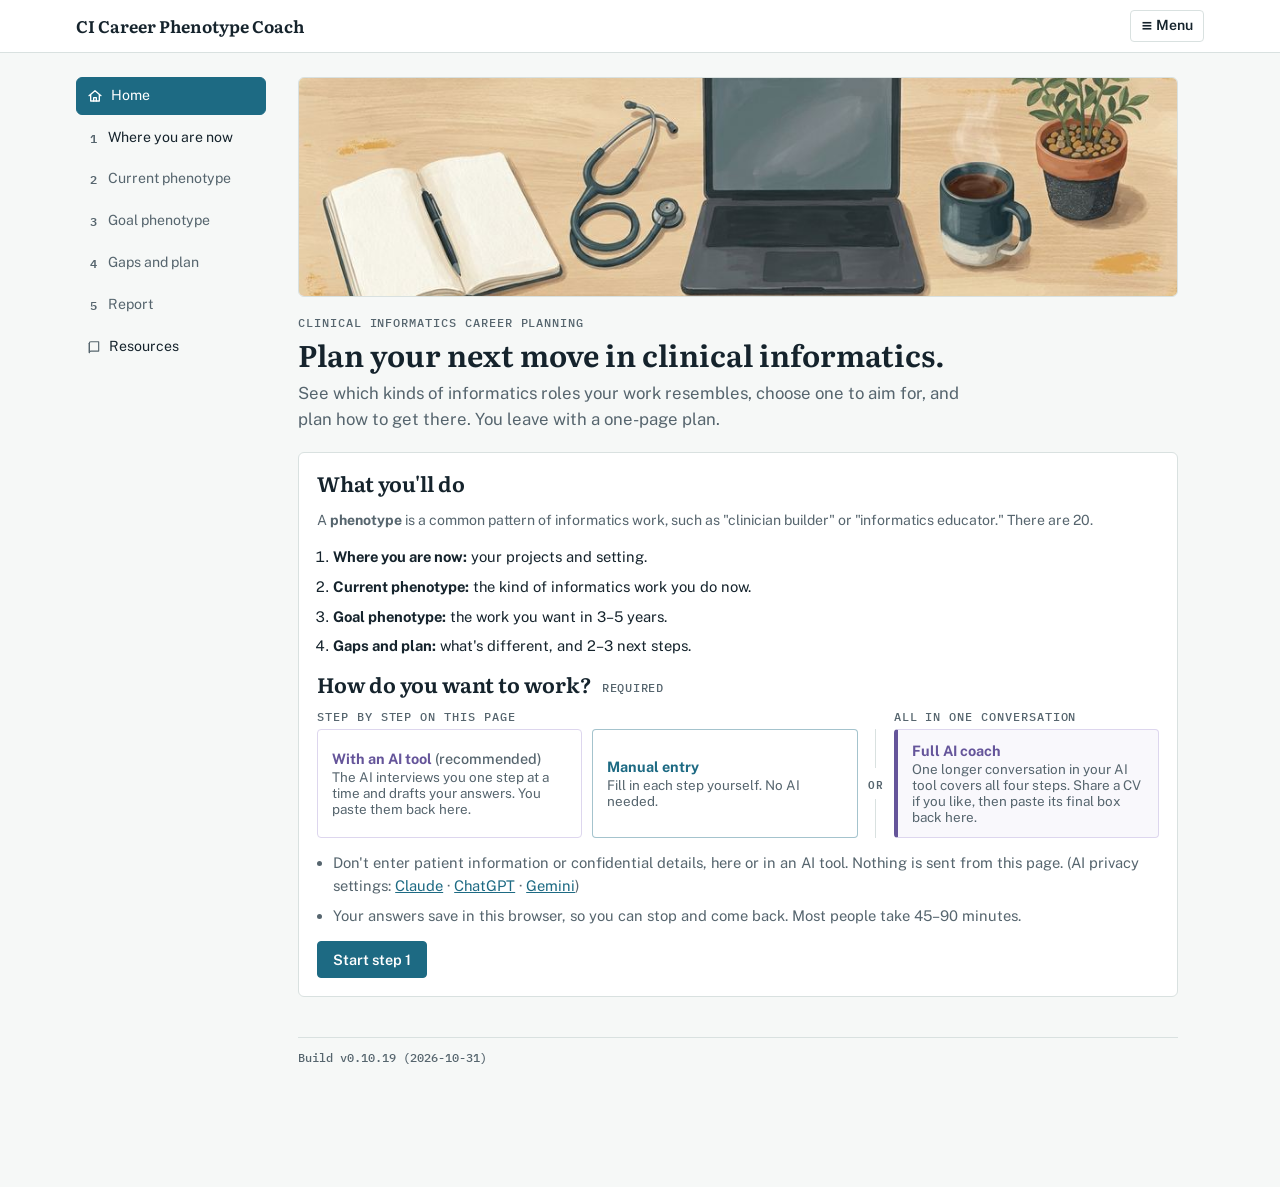
<file: v0/index.html>
<!doctype html>
<html lang="en">
<head><meta name="robots" content="noindex">
<meta charset="utf-8">
<meta name="viewport" content="width=device-width, initial-scale=1, viewport-fit=cover">
<title>CI Career Phenotype Coach</title>
<script>/* Workshop layer: /amia-2026/ (or ?event=amia-2026 for local testing) turns on the event version. Set before first paint. */
(function(){ var m=location.pathname.match(/\/(amia-2026)\//), q=new URLSearchParams(location.search).get("event"), e=(m&&m[1])||q; if(e==="amia-2026") document.documentElement.setAttribute("data-event",e); })();</script>
<link rel="preconnect" href="https://fonts.googleapis.com">
<link rel="preconnect" href="https://fonts.gstatic.com" crossorigin>
<link rel="stylesheet" href="https://fonts.googleapis.com/css2?family=Literata:opsz,wght@7..72,500;7..72,650&family=Public+Sans:wght@400;500;600;700&family=IBM+Plex+Mono:wght@400;500&display=swap">
<style>
/* Color meaning, used everywhere:
   accent (blue)  = navigation, neutral information
   ok (green)     = work you already do / on track
   warn (orange)  = work to grow / gaps / missing required items
   coach (purple) = AI coaching only
   rule (grey)    = neutral, "goal uses less" */
:root{
  --paper:#f6f8f7; --sheet:#ffffff; --ink:#15232c; --muted:#56656e; --rule:#d9e1e0; --control:#8a979d; --track:#c2cccc;
  --accent:#1d6a83; --accent-ink:#ffffff; --accent-soft:#e3f0f3;
  --warn:#965a0b; --warn-soft:#fbf0dc; --ok:#2f7a4b; --ok-soft:#e2f2e7;
  --coach:#65559a; --coach-ink:#ffffff; --coach-soft:#f9f8fc; --coach-rule:#ddd6ee; --coach-band:#f0ecf8; --coach-band-ink:#4b3f78;
  --shadow:0 1px 2px rgba(21,35,44,.06),0 4px 16px rgba(21,35,44,.05);
  --f-display:"Literata",Georgia,"Times New Roman",serif;
  --f-body:"Public Sans",system-ui,-apple-system,"Segoe UI",Roboto,sans-serif;
  --f-mono:"IBM Plex Mono",ui-monospace,SFMono-Regular,Menlo,Consolas,monospace;
  --r:6px; color-scheme:light;
}
@media (prefers-color-scheme:dark){:root:not([data-theme="light"]){
  --paper:#0f171c; --sheet:#16222a; --ink:#e4ecee; --muted:#9fb0b7; --rule:#2a3a43; --control:#6a808a; --track:#40535d;
  --accent:#6cbcd4; --accent-ink:#0b1418; --accent-soft:#17323c;
  --warn:#e3a64a; --warn-soft:#3a2b14; --ok:#7fcf9c; --ok-soft:#183324;
  --coach:#b9a2f2; --coach-ink:#160f26; --coach-soft:#1d1729; --coach-rule:#3d3260; --coach-band:#2c2343; --coach-band-ink:#d2c3f7;
  --shadow:0 1px 2px rgba(0,0,0,.3),0 4px 16px rgba(0,0,0,.25); color-scheme:dark}}
:root[data-theme="dark"]{
  --paper:#0f171c; --sheet:#16222a; --ink:#e4ecee; --muted:#9fb0b7; --rule:#2a3a43; --control:#6a808a; --track:#40535d;
  --accent:#6cbcd4; --accent-ink:#0b1418; --accent-soft:#17323c;
  --warn:#e3a64a; --warn-soft:#3a2b14; --ok:#7fcf9c; --ok-soft:#183324;
  --coach:#b9a2f2; --coach-ink:#160f26; --coach-soft:#1d1729; --coach-rule:#3d3260; --coach-band:#2c2343; --coach-band-ink:#d2c3f7;
  --shadow:0 1px 2px rgba(0,0,0,.3),0 4px 16px rgba(0,0,0,.25); color-scheme:dark}

/* base */
*{box-sizing:border-box}
html,body{margin:0}
html{scroll-padding:calc(var(--hdr,56px) + 56px) 0 80px}
.sr{position:absolute!important;width:1px;height:1px;padding:0;margin:-1px;overflow:hidden;clip:rect(0,0,0,0);white-space:nowrap;border:0}
body{background:var(--paper);color:var(--ink);font:16px/1.55 var(--f-body)}
a{color:var(--accent)}
:focus-visible{outline:2px solid var(--accent);outline-offset:2px}
h1,h2,h3{font-family:var(--f-display);font-weight:650;line-height:1.2;text-wrap:balance;margin:0}
h1{font-size:1.85rem} h2{font-size:1.3rem} h3{font-size:1.05rem}
h1:focus{outline:none}
p{margin:0}
[hidden]{display:none!important}
.muted{color:var(--muted)} .small{font-size:.88rem}
.eyebrow{font:500 .74rem/1 var(--f-mono);letter-spacing:.08em;text-transform:uppercase;color:var(--muted)}
.subhead{font:600 .76rem var(--f-mono);letter-spacing:.07em;text-transform:uppercase;color:var(--accent)}
.spacer{flex:1}
.row{display:flex;flex-wrap:wrap;gap:8px;align-items:center}
.stack{display:grid;gap:14px}

/* header */
.topbar{position:sticky;top:0;z-index:10;background:var(--sheet);border-bottom:1px solid var(--rule)}
.topbar-in{max-width:1160px;margin:0 auto;padding:10px 16px;display:flex;flex-wrap:wrap;gap:8px 14px;align-items:center}
.brand{font-family:var(--f-display);font-weight:650;font-size:1.05rem;text-decoration:none;color:var(--ink)}
details.menu{position:relative}
details.menu summary{list-style:none;cursor:pointer;font-size:.88rem;font-weight:600;padding:4px 10px;border:1px solid var(--rule);border-radius:4px}
details.menu summary::-webkit-details-marker{display:none}
.menu-list{position:absolute;right:0;top:calc(100% + 6px);background:var(--sheet);border:1px solid var(--rule);border-radius:var(--r);box-shadow:var(--shadow);padding:6px;display:grid;min-width:220px;z-index:20}
.menu-list button{justify-content:flex-start;text-align:left;white-space:nowrap;border:0;background:transparent;font-weight:500;padding:8px 10px}
.menu-list button:hover{background:var(--accent-soft)}

/* layout: sidebar steps on desktop, chip row on narrow screens */
.layout{max-width:1160px;margin:0 auto;padding:0 16px;display:grid;grid-template-columns:190px minmax(0,1fr);gap:32px;justify-content:center}
footer.buildtag{margin:40px 0 0;padding-top:12px;border-top:1px solid var(--rule);font:500 .75rem/1.4 var(--f-mono);color:var(--muted)}
main{max-width:880px;width:100%;margin:0;padding:24px 0 120px;min-width:0}
.rail{position:sticky;top:var(--hdr,56px);align-self:start;display:flex;flex-direction:column;gap:4px;padding:24px 0 96px;min-height:calc(100vh - var(--hdr,56px))}
.rail a{display:flex;gap:8px;align-items:center;padding:7px 10px;border:1px solid transparent;border-radius:6px;color:var(--ink);text-decoration:none;font-size:.88rem}
.rail a:hover{background:var(--sheet);border-color:var(--rule)}
.rail a .n{font:600 .74rem var(--f-mono);color:var(--muted);min-width:1.1em;text-align:center}
.rail a.done .n::after{content:"✓";color:var(--ok);margin-left:2px}
.rail a.done[aria-current="page"] .n::after{color:var(--accent-ink)}
.rail a.locked{color:var(--muted)}
.rail a[aria-current="page"]{background:var(--accent);border-color:var(--accent);color:var(--accent-ink)}
.rail a[aria-current="page"] .n{color:var(--accent-ink)}
.rail a svg{display:block}
.rail-div{height:1px;background:var(--rule);margin:auto 4px 8px}
@media (max-width:900px){
  .layout{display:block}
  .rail{top:var(--hdr,52px);z-index:9;flex-direction:row;overflow-x:auto;min-height:0;margin:0 -16px;padding:8px 16px;background:var(--paper);border-bottom:1px solid var(--rule);scrollbar-width:thin}
  .rail a{flex:0 0 auto;border-color:var(--rule);border-radius:999px;background:var(--sheet);padding:5px 10px;font-size:.82rem;white-space:nowrap}
  .rail a .lbl{position:absolute;width:1px;height:1px;overflow:hidden;clip:rect(0,0,0,0);white-space:nowrap}
  .rail-div{height:auto;width:1px;margin:4px 2px;flex:0 0 1px}
}

/* page building blocks */
.page{display:grid;gap:20px}
.head{display:grid;gap:8px}
.lede{font-size:1.05rem;color:var(--muted);max-width:68ch}
.card{background:var(--sheet);border:1px solid var(--rule);border-radius:var(--r);padding:18px;display:grid;gap:14px;min-width:0}
.card.hi{box-shadow:var(--shadow)}
.stepbar{display:flex;flex-wrap:wrap;gap:8px;align-items:center}
.note{border-left:3px solid var(--accent);background:var(--accent-soft);padding:10px 12px;border-radius:0 4px 4px 0;font-size:.9rem}
#lost-note{margin-bottom:20px}
.note.warn{border-color:var(--warn);background:var(--warn-soft)}
#storage-warn{margin-bottom:16px}
.why summary{cursor:pointer;padding:2px 0;font-size:.84rem;color:var(--muted);width:max-content;max-width:100%}
.why[open] summary{margin-bottom:6px}
.why-row{display:grid;grid-template-columns:7.5em minmax(0,1fr);gap:8px;align-items:start;margin-top:4px}
.why-label{font-size:.8rem;font-weight:600;color:var(--muted);padding-top:2px}
.card .carry{border:0;padding:0;background:none;border-radius:0}
.card .carry .features{margin-bottom:0}
/* step 4: the goal card drops a blue stem into a blue-framed section that unpacks the goal */
.goal-stem{display:none}
.goal-expand{display:grid;gap:14px;min-width:0}
.goal-expand>.eyebrow{display:none}
#s4cmp.ready .goal-stem{display:grid;grid-template-columns:minmax(0,1fr) 44px minmax(0,1fr);height:28px;margin:-14px 0}
#s4cmp.ready .goal-stem i{grid-column:3;justify-self:center;width:2px;background:var(--accent)}
#s4cmp.ready .goal-expand{border:2px solid var(--accent);border-radius:var(--r);padding:12px 14px 14px}
#s4cmp.ready .goal-expand>.eyebrow{display:block;color:var(--accent)}
#s4cmp{container-type:inline-size}
.closeness{display:grid;grid-template-columns:auto minmax(0,1fr);gap:18px;align-items:center;padding:14px;border:1px solid var(--rule);border-radius:var(--r);background:var(--paper)}
.closeness-body{display:grid;gap:10px;min-width:0}
.vs-goal{display:grid;grid-template-columns:max-content auto auto;gap:6px 10px;align-items:center;justify-content:start}
.vs-label{font-weight:600;font-size:.86rem}
.goal-body .vs-goal{margin:2px 0}
.goal-body .vs-goal .meter{width:56px}
@media (max-width:560px){.vs-goal{grid-template-columns:auto auto}.vs-goal .vs-label{grid-column:1/-1}}
.features{display:grid;grid-template-columns:repeat(auto-fit,minmax(260px,1fr));gap:12px;margin-bottom:12px}
.features.pair{grid-template-columns:minmax(0,1fr) 44px minmax(0,1fr);align-items:stretch;gap:0}
.features.pair .fcol{align-content:center}
.merge{position:relative;align-self:stretch;min-height:60px}
.merge svg{width:100%;height:100%;display:block;overflow:visible}
.merge path{fill:none;stroke:var(--accent);stroke-width:2}
.merge i{position:absolute;right:0;top:50%;transform:translateY(-50%);border-style:solid;border-width:6px 0 6px 9px;border-color:transparent transparent transparent var(--accent)}
.goal-card{display:grid;grid-template-rows:auto 1fr;border:2px solid var(--accent);border-radius:var(--r);background:var(--sheet);overflow:hidden}
.art.goalart{aspect-ratio:21/8}
.goal-body{display:grid;grid-template-columns:minmax(0,1fr);gap:6px;padding:10px 14px 12px;align-content:start}
.goal-body .ph-head{align-items:center}
.goal-body .ph-head b{padding-top:0;font-size:1rem}
.goal-dream{margin-top:4px;padding-top:8px;border-top:1px solid var(--rule)}
.goal-dream p{font-size:.88rem;margin:2px 0 0}
.fcol{display:grid;gap:10px;align-content:center}
.feature{display:grid;grid-template-columns:132px minmax(0,1fr);border:1px solid var(--rule);border-radius:var(--r);background:var(--sheet);overflow:hidden;min-height:100px}
.feature .art.fthumb{height:100%;aspect-ratio:auto;min-height:100px}
.feature-body{display:grid;grid-template-columns:minmax(0,1fr);gap:4px;align-content:center;padding:10px 12px}
.feature-body .ph-head{align-items:center}
.feature-body .ph-head b{padding-top:0;font-size:.98rem}
@media (max-width:640px){.feature{grid-template-columns:96px minmax(0,1fr)}}
/* step 4 follows the card's own width (container query on #s4cmp); after the base rules so it wins */
@container (max-width:760px){
  .features.pair .feature{grid-template-columns:88px minmax(0,1fr)}
  .goal-body .vs-goal{grid-template-columns:auto auto}
  .goal-body .vs-goal .vs-label{grid-column:1/-1}
}
@container (max-width:600px){
  .features.pair{grid-template-columns:minmax(0,1fr);gap:0}
  .merge{min-height:30px}
  .merge svg{display:none}
  .merge i{right:auto;left:50%;top:auto;bottom:4px;transform:translateX(-50%);border-width:9px 7px 0 7px;border-color:var(--accent) transparent transparent transparent}
  #s4cmp.ready .goal-stem{grid-template-columns:minmax(0,1fr)}
  #s4cmp.ready .goal-stem i{grid-column:1}
  .closeness{grid-template-columns:minmax(0,1fr)}
  .closeness .sbs-glyph{justify-self:center}
}
.recap{border:1px solid var(--rule);border-radius:var(--r);background:var(--paper);padding:8px 14px;font-size:.88rem}
.recap summary{cursor:pointer;font-weight:600;color:var(--muted)}
.recap dl{display:grid;grid-template-columns:max-content minmax(0,1fr);gap:4px 14px;margin:8px 0 4px}
.recap dt{color:var(--muted)} .recap dd{margin:0;white-space:pre-line}
.carry{border:1px solid var(--rule);border-left:3px solid var(--muted);border-radius:var(--r);background:var(--paper);padding:12px 16px;font-size:.92rem}
.carry h2{font-size:.95rem;margin:0 0 8px}
.carry dl{display:grid;grid-template-columns:max-content minmax(0,1fr);gap:6px 16px;margin:0}
.carry dt{color:var(--muted)} .carry dd{margin:0;white-space:pre-line}
@media (max-width:560px){ .carry dl{grid-template-columns:1fr;gap:2px} .carry dd{margin-bottom:6px} }

/* forms */
.grid2{display:grid;grid-template-columns:repeat(2,minmax(0,1fr));gap:12px}
.grid2>label{align-content:end}
.grid-project{grid-template-columns:minmax(0,1.5fr) minmax(0,1fr)}
.grid-gap{grid-template-columns:minmax(0,1.6fr) minmax(0,.8fr)}
.grid-step{grid-template-columns:minmax(0,1.6fr) minmax(0,.7fr) minmax(0,1fr)}
.span-all{grid-column:1/-1}
@media (max-width:640px){.grid2{grid-template-columns:minmax(0,1fr)}}
label{display:grid;gap:4px;font-size:.92rem;font-weight:600}
.hint{font-weight:400;color:var(--muted);font-size:.84rem}
input[type=text],select{min-height:42px}
input[type=text],select,textarea{width:100%;font:inherit;font-size:.95rem;color:var(--ink);background:var(--paper);border:1px solid var(--control);border-radius:4px;padding:8px 10px}
textarea{min-height:130px;resize:vertical}
textarea.tall{min-height:200px}
textarea.paste{min-height:180px}
fieldset{border:1px solid var(--rule);border-radius:var(--r);padding:12px 14px;margin:0;display:grid;gap:10px;min-width:0}
legend{font-weight:600;font-size:.92rem;padding:0 4px}
.checks{display:flex;flex-wrap:wrap;gap:6px 16px}
.checks label{display:flex;gap:6px;align-items:center;font-weight:400}
button,.btn{font:600 .9rem var(--f-body);display:inline-flex;gap:6px;align-items:center;justify-content:center;padding:9px 15px;border-radius:4px;border:1px solid var(--control);background:var(--sheet);color:var(--ink);cursor:pointer;text-decoration:none}
button:hover,.btn:hover{border-color:var(--accent)}
.primary{background:var(--accent);border-color:var(--accent);color:var(--accent-ink)}
.tiny{padding:4px 10px;font-size:.8rem}
.linkbtn{border:0;background:none;padding:4px 0;min-height:24px;color:var(--accent);font-weight:600;text-decoration:underline;cursor:pointer}

/* required items */
.req{font:500 .75rem var(--f-mono);letter-spacing:.06em;text-transform:uppercase;color:var(--muted);margin-left:6px;white-space:nowrap}
h2 .req{vertical-align:middle}
.card.need{border-color:var(--warn)}
.card.need h2 .req,label.need .req{color:var(--warn);font-weight:700}
label.need input,label.need select,label.need textarea{border-color:var(--warn);box-shadow:0 0 0 1px var(--warn)}
.needmsg{font-size:.85rem;color:var(--warn);font-weight:600}

/* step 1 choice */
.choice{display:grid;grid-template-columns:repeat(2,minmax(0,1fr));gap:10px}
/* Home: three equal choices in one row: two step-by-step (AI, manual) and, past a vertical "or", the full AI coach */
.choice.workpick{grid-template-columns:minmax(0,1fr) minmax(0,1fr) auto minmax(0,1fr);grid-template-areas:"l1 l1 . l2" "ai self or full";gap:6px 10px}
.wp-l1{grid-area:l1} .wp-l2{grid-area:l2} .wp-ai{grid-area:ai} .wp-self{grid-area:self} .wp-or{grid-area:or} .wp-full{grid-area:full}
.wp-or{display:flex;flex-direction:column;align-items:center;gap:6px;color:var(--muted);font:600 .7rem var(--f-mono);letter-spacing:.08em;text-transform:uppercase}
.wp-or::before,.wp-or::after{content:"";flex:1;width:1px;background:var(--rule)}
@media (max-width:760px){
  .choice.workpick{grid-template-columns:minmax(0,1fr);grid-template-areas:"l1" "ai" "self" "or" "l2" "full"}
  .wp-or{flex-direction:row} .wp-or::before,.wp-or::after{width:auto;height:1px}
}
.choice button b{font-weight:700} .choice .rec{font-style:normal;font-weight:500;color:var(--muted)}
@media (max-width:560px){.choice{grid-template-columns:minmax(0,1fr)}}
.choice button{flex-direction:column;align-items:flex-start;text-align:left;padding:12px 14px;gap:2px;font-weight:700}
.choice button span{font-weight:400;font-size:.84rem;color:var(--muted)}
.choice button[aria-pressed="true"]{border:2px solid var(--accent);background:var(--accent-soft)}
/* purple marks every place you choose AI */
.choice button[data-pref="ai"],.choice button[data-pref="full"]{border-color:var(--coach-rule);color:var(--coach)}
.choice button[data-pref="ai"][aria-pressed="true"],.choice button[data-pref="full"][aria-pressed="true"]{border:2px solid var(--coach);background:var(--coach-band)}
/* blue marks manual entry, as in the manual step headers */
.choice button[data-pref="self"]{border-color:color-mix(in srgb,var(--accent) 40%,transparent);color:var(--accent)}
/* the full AI coach is one conversation, not step by step: a soft fill and a heavier left edge set it slightly apart */
.choice button[data-pref="full"]{background:var(--coach-soft);border-left-width:4px;border-left-color:var(--coach)}
.choice button[data-pref="full"][aria-pressed="true"]{border-left-width:4px}
#pref-tool{color:var(--coach)}
#pref-tool select{border-color:var(--coach)}
.ai-link{color:var(--coach)!important}
.btn.ai-btn{border-color:var(--coach);color:var(--coach);background:var(--coach-soft)}
.btn.ai-btn:hover{background:var(--coach-band)}

/* AI coaching panels (purple) and manual section headers */
.fork{display:grid;gap:10px}
.ai{border:1px solid var(--coach-rule);border-radius:var(--r);background:var(--coach-soft);overflow:hidden}
.ai-band{display:flex;flex-wrap:wrap;gap:10px;align-items:center;background:var(--coach-band);color:var(--coach-band-ink);padding:10px 16px;border-bottom:1px solid var(--coach-rule)}
.ai-band h2{font-size:1.15rem;color:var(--coach-band-ink)}
.manual-band{border:1px solid color-mix(in srgb,var(--accent) 35%,transparent);border-radius:var(--r);background:var(--accent-soft);color:var(--accent)}
.manual-band h2{color:var(--ink)}
.badge{font:600 .72rem var(--f-mono);letter-spacing:.08em;text-transform:uppercase;border:1px solid currentColor;border-radius:3px;padding:2px 6px}
.ai-body{display:grid;gap:12px;padding:16px}
.ai ol{margin:0;padding-left:1.3em;display:grid;gap:10px}
.ai li::marker{font-weight:700;color:var(--coach)}
.toolpick{display:inline-flex;flex-wrap:wrap;gap:8px;align-items:center;font-weight:600;padding-top:2px}
.ai-go{display:grid;gap:4px}
.ai-controls{display:grid;gap:14px;padding:14px;border:1px solid var(--coach-rule);border-radius:var(--r);background:var(--paper)}
.ctl{display:grid;grid-template-columns:24px minmax(0,1fr);gap:10px;align-items:start;min-width:0}
.ctl-n{width:22px;height:22px;border-radius:50%;background:var(--coach);color:var(--coach-ink);font:700 .75rem var(--f-mono);display:grid;place-items:center;margin-top:6px}
.ctl-body{display:grid;gap:8px;min-width:0}
button:disabled{opacity:.45;cursor:not-allowed}
.ai .primary{background:var(--coach);border-color:var(--coach);color:var(--coach-ink)}
.ai .linkbtn,.ai a:not(.btn){color:var(--coach)}
.ai .linkbtn[data-mode="self"]{color:var(--accent)} /* leaving AI is navigation, so it stays blue */
.ai textarea,.ai select,.ai .prompt{background:var(--sheet)}
select.toolsel{width:auto;font-size:.88rem;padding:5px 8px}
.prompt{font:400 .8rem/1.5 var(--f-mono);white-space:pre-wrap;background:var(--paper);border:1px solid var(--rule);border-radius:4px;padding:10px 12px;max-height:240px;overflow:auto;margin:6px 0 0}
details.peek summary{cursor:pointer;font-size:.85rem;color:var(--muted);padding:3px 0;min-height:24px}
.fillmsg{font-size:.88rem}
.checklist{list-style:none;margin:6px 0 0;padding:0;display:grid;gap:4px;font-size:.88rem}
.checklist li::before{content:"✓ ";color:var(--ok);font-weight:700}
.checklist li.no::before{content:"✗ ";color:var(--warn)}
.checklist li.opt::before{content:"– ";color:var(--muted)}

/* ratings */
.scale-key{font-size:.84rem;color:var(--muted)}
.count{font:500 .8rem var(--f-mono);color:var(--muted)}
.group{display:grid;gap:2px}
.group h3{font:600 .76rem var(--f-mono);letter-spacing:.07em;text-transform:uppercase;color:var(--accent);padding:18px 0 6px}
fieldset.rate{border:0;border-top:1px dashed var(--rule);border-radius:0;padding:10px 0;gap:6px}
.rate legend{padding:0;font-size:.94rem}
.rate legend span{display:block;font-weight:400;font-size:.82rem;color:var(--muted)}
.rate legend .nowval{display:inline-block;margin-left:8px;font:500 .74rem var(--f-mono);color:var(--accent)}
.seg{display:flex;flex-wrap:wrap;gap:4px}
.seg label{display:block;font-weight:500;font-size:.8rem}
.seg input{position:absolute;opacity:0;pointer-events:none}
.seg span{display:block;padding:5px 9px;border:1px solid var(--control);border-radius:4px;background:var(--paper);cursor:pointer;white-space:nowrap}
.seg input:checked+span{background:var(--accent);border-color:var(--accent);color:var(--accent-ink)}
.seg input:focus-visible+span{outline:2px solid var(--accent);outline-offset:2px}

/* matches, scores, chips */
.match{display:grid;gap:5px;padding:12px 0;border-top:1px solid var(--rule)}
.match:first-child{border-top:0;padding-top:0}
.match-top{display:flex;gap:10px;align-items:baseline;flex-wrap:wrap}
.match-name{font-weight:700}
.tag{font:600 .75rem var(--f-mono);padding:2px 7px;border-radius:999px;background:var(--accent-soft);color:var(--accent);white-space:nowrap}
.tag.ok{background:var(--ok-soft);color:var(--ok)} .tag.warn{background:var(--warn-soft);color:var(--warn)} .tag.big{background:var(--warn);color:var(--sheet)} .tag.neutral{background:var(--rule);color:var(--muted)}
.pick{display:flex;gap:6px;align-items:center;font-weight:400;font-size:.9rem}
.score{display:inline-flex;gap:6px;align-items:center;font:500 .85rem var(--f-mono);white-space:nowrap}
.score-line{display:inline-flex;flex-wrap:wrap;gap:2px 6px;align-items:center;font-size:.8rem;color:var(--muted)}
.score-line .meter{width:56px}
.score-line b{font:600 .82rem var(--f-mono);color:var(--ink)}
.meter{display:inline-block;width:84px;height:7px;background:var(--track);border-radius:4px;overflow:hidden}
.meter i{display:block;height:100%;background:var(--accent)}
.chips{display:flex;flex-wrap:wrap;gap:5px}
.chip{font-size:.8rem;padding:2px 8px;border-radius:999px;background:var(--ok-soft);color:var(--ok)}
.chip.up{background:var(--warn-soft);color:var(--warn)}
.chip.neutral{background:var(--rule);color:var(--muted)}
ul.near{list-style:none;margin:4px 0 0;padding:0;display:grid;gap:4px;font-size:.88rem}
ul.near li{display:flex;justify-content:space-between;gap:10px;align-items:center}
.picker{display:grid;grid-template-columns:repeat(auto-fill,minmax(240px,1fr));gap:10px}
.pcard{border:1px solid var(--rule);border-radius:var(--r);padding:12px;display:grid;gap:6px;background:var(--sheet);align-content:start}
.pcard.sel{border:2px solid var(--accent);background:var(--accent-soft)}
.pcard b{font-size:.95rem}
.pcard p{font-size:.84rem;color:var(--muted)}
.pcard .row{gap:6px}

/* step 4 comparison */
#compare{display:grid;gap:10px;margin-top:4px}
.idea-group{display:grid;gap:6px}
.idea-group+.idea-group{border-top:1px solid var(--rule);padding-top:10px}
.idea-group h3{font:600 .76rem var(--f-mono);letter-spacing:.07em;text-transform:uppercase;color:var(--accent)}
.ideas{margin:0;padding-left:1.1em;display:grid;gap:4px;font-size:.88rem}
.addbtn{margin-left:6px}

/* tables and lists */
.tablewrap{overflow-x:auto}
table.t{width:100%;border-collapse:collapse;font-size:.9rem}
table.t th,table.t td{padding:7px 8px;border-bottom:1px solid var(--rule);text-align:left;vertical-align:top}
table.t th{font:600 .72rem var(--f-mono);letter-spacing:.05em;text-transform:uppercase;color:var(--muted)}
table.t td.num{font-family:var(--f-mono);text-align:center;white-space:nowrap} table.t th.num{text-align:center}
table.t tbody th[scope=row]{font:inherit;letter-spacing:0;text-transform:none;color:inherit}
@media (max-width:560px){
  table.cmp,table.cmp tbody{display:block}
  table.cmp thead{position:absolute;width:1px;height:1px;overflow:hidden;clip:rect(0,0,0,0)}
  table.cmp tr{display:grid;grid-template-columns:repeat(3,auto) minmax(0,1fr);gap:4px 14px;align-items:center;padding:8px 0;border-bottom:1px solid var(--rule)}
  table.cmp tr>*{padding:0;border:0}
  table.cmp tr>th[scope=row]{grid-column:1/-1;font-weight:600}
  table.cmp td.num::before{content:attr(data-l) " ";font:600 .72rem var(--f-mono);letter-spacing:.05em;text-transform:uppercase;color:var(--muted)}
  table.cmp td:last-child{justify-self:end}
}
.links{margin:0;padding-left:1.1em;display:grid;gap:7px;font-size:.92rem}
.refs{margin:0;padding-left:1.4em;display:grid;gap:7px;font-size:.88rem}

/* bottom navigation */
.navbar{position:fixed;left:0;right:0;bottom:0;z-index:10;background:var(--sheet);border-top:1px solid var(--rule);padding-bottom:env(safe-area-inset-bottom,0px)}
.navbar-in{max-width:880px;margin:0 auto;padding:10px 16px;display:flex;gap:10px;align-items:center}
.navbar .where{flex:1;text-align:center;font-size:.85rem;color:var(--muted)}
.navbar .nx-short{display:none}
@media (max-width:560px){.navbar .where{font-size:.8rem}.navbar .nx-long{display:none}.navbar .nx-short{display:inline}.navbar .btn{font-size:.85rem;padding:9px 12px}}
/* 31 phones: the bar steps aside while the keyboard is up */
@media (max-width:760px){body.typing .navbar{display:none}}
.toast{position:fixed;left:50%;bottom:calc(76px + env(safe-area-inset-bottom,0px));transform:translateX(-50%);background:var(--ink);color:var(--paper);padding:8px 14px;border-radius:4px;font-size:.88rem;opacity:0;transition:opacity .2s;pointer-events:none;z-index:30}
.toast.on{opacity:1}
@media (prefers-reduced-motion:reduce){.toast{transition:none}}
.card,.fork,.ai,fieldset.rate{scroll-margin-top:38px;scroll-margin-bottom:10px}

/* one-page report (fixed light colors so it prints the same in dark mode) */
.report-actions{display:flex;flex-wrap:wrap;gap:8px}
.report{background:#fff;color:#14212a;border:1px solid #cfd8d8;box-shadow:var(--shadow);width:100%;max-width:8.5in;margin:0 auto;padding:.3in .5in;display:grid;gap:6px;font-size:9pt;line-height:1.3}
.report a{color:#1d6a83}
.rp-head{display:grid;grid-template-columns:minmax(0,1fr) auto;gap:12px;align-items:end;border-bottom:2px solid #1d6a83;padding-bottom:8px}
.rp-head h2{font-size:17pt;color:#14212a}
.rp-head .sub{font:500 7.5pt var(--f-mono);letter-spacing:.06em;text-transform:uppercase;color:#4d5d66}
.rp-date{font:400 7.5pt/1.5 var(--f-mono);text-align:right;color:#4d5d66}
.rp-meta{display:grid;grid-template-columns:repeat(4,minmax(0,1fr));gap:4px 14px;font-size:8.2pt;border-bottom:1px solid #d6dede;padding-bottom:8px}
.rp-meta span{display:block;font:500 6.8pt var(--f-mono);letter-spacing:.06em;text-transform:uppercase;color:#5c6b73}
.rp-sec{display:grid;gap:5px;align-content:start}
.rp-sec h3{margin:0;font:600 7.6pt var(--f-mono);letter-spacing:.08em;text-transform:uppercase;color:#1d6a83;border-bottom:1px solid #d6dede;padding-bottom:2px}
.rp-two{display:grid;grid-template-columns:minmax(0,1fr) minmax(0,1fr);gap:16px}
.rp-big{font-family:var(--f-display);font-size:12.5pt;font-weight:650;line-height:1.25}
.rp-quote{font-family:var(--f-display);font-style:italic;font-size:10pt;border-left:2px solid #1d6a83;padding-left:8px}
.rp-score{font:500 7.6pt var(--f-mono);color:#4d5d66}
.rp-score b{color:#1d6a83}
.report table{width:100%;border-collapse:collapse;font-size:8.2pt}
.report th,.report td{text-align:left;padding:3px 5px;border-bottom:1px solid #e1e7e7;vertical-align:top}
.report th{font:600 6.8pt var(--f-mono);letter-spacing:.06em;text-transform:uppercase;color:#5c6b73}
.report td.num,.report th.num{font-family:var(--f-mono);text-align:center}
.report .tag{background:#fbf0dc;color:#8a530a} .report .tag.big{background:#a5650f;color:#fff}
.rp-foot{border-top:1px solid #d6dede;padding-top:6px;display:grid;grid-template-columns:minmax(0,1.1fr) minmax(0,1fr);gap:14px;font-size:7.4pt;color:#4d5d66}
.rp-foot ul{margin:0;padding-left:1em}
.rp-empty{color:#66757d;font-style:italic}
svg.profile text{font-family:var(--f-body)} /* the sans is narrower than the mono, so the row labels clear the bars */
@media (max-width:700px){.rp-meta{grid-template-columns:repeat(2,minmax(0,1fr))}.rp-two,.rp-foot{grid-template-columns:minmax(0,1fr)}}
@media screen and (max-width:560px){.report{padding:14px;font-size:10.5pt} .rp-meta span,.report th{font-size:8.5pt} .rp-foot{font-size:9pt}}
/* phenotype glyphs: blue = the phenotype (neutral information), ink = you, orange = grow */
.glyph{--g-acc:var(--accent);--g-ink:var(--ink);--g-warn:var(--warn);--g-rule:var(--rule);display:block;flex:none;overflow:visible}
.report .glyph{--g-acc:#1d6a83;--g-ink:#14212a;--g-warn:#a5650f;--g-rule:#cfd8d8}
.g-ring{fill:none;stroke:var(--g-rule);stroke-width:.8;stroke-dasharray:2 3}
.g-group{fill:none;stroke:var(--g-rule);stroke-width:2.5;stroke-linecap:round}
.g-petal{fill:var(--g-acc);fill-opacity:calc(.28 + var(--v) * .13);stroke:var(--g-acc);stroke-width:.6}
.g-petal.faint{fill-opacity:calc(.10 + var(--v) * .05);stroke-opacity:.55}
.g-zero{fill:var(--g-rule)}
.g-you{fill:none;stroke:var(--g-ink);stroke-width:1.3;stroke-linejoin:round;opacity:.8}
.g-dot{fill:var(--g-ink)}
.g-gap{stroke:var(--g-warn);stroke-linecap:round;stroke-width:3.2}
.g-gap.big{stroke-width:5}
.glyph.mini .g-petal{stroke-width:0;fill-opacity:calc(.5 + var(--v) * .1)}
/* small signatures (cards, lists): a solid ring on a light disc, so the circle reads at a glance */
.glyph.mini .g-ring{stroke:var(--g-acc);stroke-opacity:.55;stroke-width:3;stroke-dasharray:none;fill:var(--g-acc);fill-opacity:.08}
.glyph.mini .g-you{stroke-width:2.2}
.g-legend{display:flex;flex-wrap:wrap;gap:6px 18px;color:var(--muted)}
.g-legend span{display:inline-flex;align-items:center;gap:6px}
.g-legend i{display:inline-block;width:14px;height:10px;border-radius:2px}
.k-petal{background:var(--accent);opacity:.55} .k-you{background:var(--ink);height:3px!important} .k-gap{background:var(--warn);height:5px!important}
/* illustrations (img/<slug>.jpg, made by tools/illustrate.py) and glyph placement */
.art{margin:0;overflow:hidden;background:var(--paper)}
.art img{display:block;width:100%;height:100%;object-fit:cover}
.art.hero{aspect-ratio:4/1;border-radius:var(--r);border:1px solid var(--rule)}
.art.banner{aspect-ratio:5/2;margin:0 -12px}
.art.thumb{aspect-ratio:4/3;border-radius:4px;border:1px solid var(--rule)}
.art-card{padding-top:0;overflow:hidden;gap:8px}
.ph-head{display:grid;grid-template-columns:auto minmax(0,1fr);gap:10px;align-items:start}
.ph-head b{padding-top:4px;line-height:1.25}
.art + .ph-head .glyph{margin-top:-30px;background:var(--sheet);border-radius:50%;box-shadow:0 0 0 3px var(--sheet),var(--shadow);position:relative}
.match.has-art{grid-template-columns:112px minmax(0,1fr);column-gap:16px;align-items:start}
.match-body{display:grid;gap:5px;min-width:0}
.match-art{position:relative;padding-bottom:12px}
.match-art .glyph{position:absolute;right:-10px;bottom:0;background:var(--sheet);border-radius:50%;box-shadow:0 0 0 2px var(--sheet),var(--shadow)}
.sbs-glyph{justify-self:center}
.sbs-glyph .glyph{max-width:100%;height:auto}
.rp-glyphs{display:flex;align-items:center;gap:4px;color:#4d5d66;font-size:9pt}
.rp-g{margin:0;display:grid;justify-items:center;gap:1px} .rp-g figcaption{font:600 6.8pt var(--f-mono);letter-spacing:.08em;text-transform:uppercase;color:#4d5d66}
@media (max-width:560px){.match.has-art{grid-template-columns:76px minmax(0,1fr);column-gap:14px}.match-art .glyph{width:38px;height:38px}}

/* AI mode: a step's answer forms sit behind one toggle (manual mode shows them open, with no toggle) */
details.answers{display:block}
details.answers[open]:not(.manual)>summary{margin-bottom:20px}
details.answers>summary{cursor:pointer;list-style:none;font-size:.9rem;font-weight:600;color:var(--muted);padding:10px 14px;border:1px dashed var(--rule);border-radius:var(--r);background:var(--sheet)}
details.answers>summary::-webkit-details-marker{display:none}
details.answers>summary::before{content:"▸ ";content:"▸ " / "";color:var(--muted)}
details.answers[open]>summary::before{content:"▾ ";content:"▾ " / ""}
details.answers.manual>summary{display:none}
.answers-in{display:grid;gap:20px}
details.carry>summary{cursor:pointer;padding:2px 0;font-weight:600;font-size:.92rem;color:var(--muted)}
details.carry[open]>summary{margin-bottom:10px}
.fill-ok{display:grid;gap:8px;padding:10px 12px;border-radius:var(--r);background:var(--ok-soft);color:var(--ink)}
.fill-ok b{color:var(--ok)}
.ai .fill-ok .btn.primary{background:var(--accent);border-color:var(--accent);color:var(--accent-ink)} /* moving on is navigation: blue */
/* step 1 choice, when it hasn't been made on Home */
.choose-first{display:grid;gap:10px}
/* "Not sure what you want yet?" callout at the top of step 3 */
.waiting{font-size:.92rem;color:var(--muted);padding:14px 16px;border:1px dashed var(--control);border-radius:var(--r)}
.callout{display:grid;gap:8px;border:1px solid var(--accent);border-left-width:4px;border-radius:var(--r);background:var(--accent-soft);padding:12px 16px}
.callout h2{font-size:1.05rem}
/* step 2 and 3: the top three as picture cards */
.top3{display:grid;grid-template-columns:repeat(3,minmax(0,1fr));gap:12px}
@media (max-width:760px){.top3{grid-template-columns:minmax(0,1fr)}
  .top3 .tcard{grid-template-columns:92px minmax(0,1fr);grid-template-rows:none} .top3 .tcard .art{aspect-ratio:auto;width:100%;height:100%;min-height:110px}}
.tcard{display:grid;grid-template-rows:auto 1fr;border:1px solid var(--rule);border-radius:var(--r);background:var(--sheet);overflow:hidden;min-width:0}
/* a card border means selection only: green = "this describes my work" (step 2), blue = your goal (step 3) */
.tcard .art{aspect-ratio:16/9}
.tcard-body{display:grid;gap:8px;padding:10px 12px 12px;align-content:start}
.tcard .rank{font:600 .75rem var(--f-mono);letter-spacing:.08em;text-transform:uppercase;color:var(--muted)}
.tcard .ph-head b{font-size:.98rem}
[data-pick]{cursor:pointer} .tcard[data-pick]:hover,.pcard[data-pick]:hover{border-color:var(--accent)}
.tcard.sel{border-color:var(--ok);box-shadow:0 0 0 1px var(--ok)} #fit-list .tcard.sel{border-color:var(--accent);box-shadow:0 0 0 1px var(--accent)}
.allrank{list-style:none;margin:8px 0 0;padding:0;display:grid;gap:4px;font-size:.88rem}
.allrank li{display:grid;grid-template-columns:2em minmax(0,1fr) auto;gap:8px;align-items:center}
.allrank .num{font:500 .78rem var(--f-mono);color:var(--muted)}
/* step 3 goal card */
.goalpick{display:grid;grid-template-columns:120px minmax(0,1fr);gap:14px;align-items:center;border:2px solid var(--accent);border-radius:var(--r);background:var(--sheet);overflow:hidden}
.goalpick .art{height:100%;min-height:96px}
.goalpick-body{display:grid;gap:6px;padding:10px 12px 10px 0}
@media (max-width:560px){.goalpick{grid-template-columns:84px minmax(0,1fr)}}
/* workshop layer: shown only when the page runs for an event (html[data-event]) */
html:not([data-event]) .ev-only{display:none!important}
html[data-event] .gen-only{display:none!important}
.pause{display:grid;gap:6px;border:2px solid var(--ink);border-radius:var(--r);background:var(--sheet);padding:14px 16px}
.pause .eyebrow{color:var(--ink)}
.pause h2{font-size:1.1rem}
.pause .mine{display:grid;gap:4px;padding:8px 10px;border-left:3px solid var(--accent);background:var(--paper)}
.pause .mine p{white-space:pre-line}
.pause .early{font-size:.86rem;color:var(--muted);border-top:1px dashed var(--rule);padding-top:6px;margin-top:2px}
/* AMIA Home: the QR code and the survey consent side by side above the steps; on phones they stack, still above Start */
.ev-row{display:grid;grid-template-columns:minmax(0,1fr) minmax(0,1fr);gap:20px;align-items:stretch}
.ev-row:has(#consent-card[hidden]){grid-template-columns:minmax(0,1fr)} /* surveys switched off */
@media (max-width:760px){ .ev-row{grid-template-columns:minmax(0,1fr)} }
/* phones: the QR card stays (people show it to a neighbor) with a smaller code; one-row header; no iOS zoom on focus; bigger tap targets */
@media (max-width:560px){ .qr svg{width:104px;height:104px} }
@media (max-width:640px){ input[type=text],select,select.toolsel,textarea{font-size:16px} }
@media (max-width:560px){
  .evtag{display:none} .brand{font-size:.95rem} .topbar-in{flex-wrap:nowrap}
  .tiny{min-height:36px;padding:6px 12px}
  .why summary,details.carry>summary{padding:11px 0} .linkbtn{min-height:44px} .checks label{min-height:44px}
  .stepbar{display:grid;grid-template-columns:1fr 1fr;gap:6px 10px} .stepbar .spacer{display:none} .stepbar .muted{grid-column:1/-1;order:3}
  .seg{flex-wrap:nowrap;gap:3px} .seg label{flex:1 1 0} .seg label:last-child{flex:1.7 1 0} .seg span{text-align:center;padding:10px 0;min-height:44px} .seg span i{position:absolute;width:1px;height:1px;overflow:hidden;clip:rect(0,0,0,0);white-space:nowrap}
  .segval:not(:empty){display:block}
}
.seg span i{font-style:normal}
.segval{display:none;margin-top:4px;font-size:.8rem;color:var(--muted)}
/* step 4: wide tables scroll inside their card, never the page */
.goal-expand>*,#compare,#compare>*{min-width:0}
.card.survey{border-color:var(--accent)} .card.survey fieldset.rate:first-child{border-top:0}
.consent .draft{font:600 .72rem var(--f-mono);letter-spacing:.06em;text-transform:uppercase;color:var(--warn);border:1px solid var(--warn);border-radius:3px;padding:1px 5px;margin-left:6px;vertical-align:middle}
.qr{display:grid;grid-template-columns:auto minmax(0,1fr);gap:16px;align-items:center}
.qr svg{width:132px;height:132px;background:#fff;padding:6px;border-radius:4px;border:1px solid var(--rule)}
.qr code{font:500 .85rem var(--f-mono);word-break:break-all}
/* Resources: a jump list at the top; the long background sections fold away. (The event's wrap-up order is set in renderStatic, so reading order matches what's on screen.) */
.toc{display:flex;flex-wrap:wrap;gap:6px 8px;align-items:center}
.toc .eyebrow{flex-basis:100%}
.toc a{display:inline-flex;align-items:center;min-height:34px;padding:4px 12px;border:1px solid var(--control);border-radius:999px;background:var(--sheet);color:var(--ink);font-size:.86rem;text-decoration:none}
.toc a:hover{border-color:var(--accent);color:var(--accent)}
#resources h3.subhead{margin-top:6px}
details.sec>summary{display:flex;flex-wrap:wrap;align-items:baseline;gap:4px 12px;cursor:pointer;list-style:none}
details.sec>summary::-webkit-details-marker{display:none}
details.sec>summary :is(h2,h3)::before{content:"▸ ";content:"▸ " / "";color:var(--muted);font-size:.8em}
details.sec[open]>summary :is(h2,h3)::before{content:"▾ ";content:"▾ " / ""}
.res-lib details.sec{border-top:1px solid var(--rule);padding-top:12px}
details.sec>summary .sec-note{font-size:.85rem;color:var(--muted)}
details.sec>summary .sec-note::after{content:" · Show"}
details.sec[open]>summary .sec-note::after{content:" · Hide"}
details.sec>.sec-in{display:grid;gap:14px;margin-top:14px}
.totop{justify-self:start;display:inline-block;padding:3px 0}
@media (max-width:560px){ .toc a{min-height:44px} }
.refs li:target,.refs li.flash{background:var(--accent-soft);border-radius:3px}
sup a{text-decoration:none;font-weight:600;padding:0 1px}
.evtag{font:600 .68rem var(--f-mono);letter-spacing:.06em;text-transform:uppercase;color:var(--accent);border:1px solid var(--accent);border-radius:3px;padding:2px 6px}

@media print{
  .buildtag{display:none}
  @page{size:letter;margin:0}
  body{background:#fff}
  .topbar,.navbar,.toast,.rail,main>.page:not(#report),#report>:not(.report){display:none!important}
  .layout{display:block;padding:0;max-width:none}
  main{padding:0;max-width:none}
  #report{display:block!important}
  .rp-sec,.rp-two,.rp-foot{break-inside:avoid}
  .report{border:0;box-shadow:none;max-width:none;width:8.5in;min-height:11in}
}
</style>
</head>
<body>

<header class="topbar">
  <div class="topbar-in">
    <a class="brand" href="#home" data-go="home">CI Career Phenotype Coach</a>
    <span class="evtag ev-only">AMIA 2026</span>
    <span class="spacer"></span>
    <details class="menu"><summary><span aria-hidden="true">≡</span> Menu</summary>
      <div class="menu-list">
        <button type="button" id="m-save">Save answers to reopen later</button>
        <button type="button" id="m-load">Open a saved file</button>
        <button type="button" id="m-example">Fill all steps with the example</button>
        <button type="button" id="m-clear">Start over</button>
      </div>
    </details>
    <input type="file" id="file-load" accept=".json,application/json" hidden>
  </div>
</header>

<div class="layout">
<nav class="rail" aria-label="Steps" id="rail"></nav>
<main>
<p class="note warn" id="storage-warn" hidden>This browser isn't saving your answers. Use Menu → "Save answers to reopen later" before you close the page.</p>
<p class="note warn" id="lost-note" hidden>No answers are saved in this browser yet. If you started in another browser or app, your answers are there, so go back and paste the AI's answer in that one. Otherwise, <a href="#home" data-go="home">start from Home</a>.</p>

<!-- HOME -->
<section class="page" id="home">
  <figure class="art hero"><img data-img="home.jpg" alt="" onerror="this.parentNode.remove()"></figure>
  <div class="head">
    <span class="eyebrow gen-only">Clinical informatics career planning</span>
    <span class="eyebrow ev-only">AMIA 2026 Annual Symposium · The Strategic Clinical Informaticist</span>
    <h1 tabindex="-1">Plan your next move in clinical informatics.</h1>
    <p class="lede">See which kinds of informatics roles your work resembles, choose one to aim for, and plan how to get there. You leave with a one-page plan.</p>
  </div>
  <div class="ev-row ev-only" id="ev-row">
  <div class="card" id="qr-card">
    <div class="qr"><div id="qr-home"></div><div class="stack" style="gap:6px"><h2>Open it on any device</h2><p class="small muted">Scan the code or type the address, or show this to a neighbor. Your answers stay in the browser you use.</p><code id="ev-url"></code></div></div>
  </div>
  <div class="card consent" id="consent-card">
    <h2>Help us improve this workshop <span class="req">Optional</span><span class="draft">Draft</span></h2>
    <p class="small">Two short anonymous surveys inside the coach: one in step 1 and one at the wrap-up.</p>
    <details class="peek"><summary>What's involved?</summary><p class="small" style="margin-top:6px">They ask how confident you feel about planning your informatics career and how useful the session was. They also send your menu choices from step 1 about your role and workplace (profession, career stage, informatics experience, share of time in informatics, type of organization, country, your role on each project, and what got in the way) and how you used the coach. Not your name, specialty, or anything you type in the steps. Each survey is sent once, when you press Send or move on. There's no name or email. A random code links your two surveys. We'll use the combined answers to improve the workshop and may share them in a presentation or publication. Taking part is voluntary, and you can skip any question.</p></details>
    <div class="row" id="consent-row"></div>
  </div>
  </div>
  <div class="card" id="pref-card">
    <h2>What you'll do</h2>
    <p class="small muted">A <b>phenotype</b> is a common pattern of informatics work, such as "clinician builder" or "informatics educator." There are 20.</p>
    <ol class="links">
      <li><b>Where you are now:</b> your projects and setting.</li>
      <li><b>Current phenotype:</b> the kind of informatics work you do now.</li>
      <li><b>Goal phenotype:</b> the work you want in 3–5 years.</li>
      <li><b>Gaps and plan:</b> what's different, and 2–3 next steps.</li>
    </ol>
    <h2 id="pref-h">How do you want to work? <span class="req">Required</span></h2>
    <div class="choice workpick" role="group" aria-labelledby="pref-h">
      <span class="eyebrow wp-l1">Step by step on this page</span>
      <button type="button" class="wp-ai" data-pref="ai"><b>With an AI tool <em class="rec">(recommended)</em></b><span>The AI interviews you one step at a time and drafts your answers. You paste them back here.</span></button>
      <button type="button" class="wp-self" data-pref="self"><b>Manual entry</b><span>Fill in each step yourself. No AI needed.</span></button>
      <div class="wp-or" aria-hidden="true"><span>or</span></div>
      <span class="eyebrow wp-l2">All in one conversation</span>
      <button type="button" class="wp-full" data-pref="full"><b>Full AI coach</b><span>One longer conversation in your AI tool covers all four steps. Share a CV if you like, then paste its final box back here.</span></button>
    </div>
    <label for="aiTool" id="pref-tool" hidden>Which AI tool? <span class="hint">Free accounts work. Use the one your organization allows.</span>
      <select id="aiTool" data-bind="aiTool" data-tools></select></label>
    <ul class="links small muted">
      <li>Don't enter patient information or confidential details, here or in an AI tool. Nothing is sent from this page<span class="ev-only"> except survey answers you choose to submit</span>. (AI privacy settings: <a href="https://privacy.claude.com/" target="_blank" rel="noopener">Claude</a> · <a href="https://help.openai.com/en/articles/7730893-data-controls-faq" target="_blank" rel="noopener">ChatGPT</a> · <a href="https://support.google.com/gemini/answer/13594961" target="_blank" rel="noopener">Gemini</a>)</li>
      <li id="mem-tip">An AI tool that remembers you can point out where your answers don't match what it knows about your work. For a blank slate, use a temporary chat.</li>
      <li>Your answers save in this browser, so you can stop and come back.<span class="gen-only"> Most people take 45–90 minutes.</span></li>
    </ul>
    <div class="row" id="start-row"><a class="btn primary" href="#s1" data-go="s1" id="start-btn">Start step 1</a></div>
    <div id="full-panel" hidden></div>
  </div>
</section>

<!-- STEP 1 -->
<section class="page" id="s1" hidden>
  <div class="head">
    <span class="eyebrow">Step 1 of 4</span>
    <h1 tabindex="-1">Where you are now</h1>
    <p class="lede">What you actually do now. If you're new to informatics, start with your clinical work and the problems you notice.</p>
  </div>
  <div class="card">
    <h2>Where are you in your career?</h2>
    <div class="grid2">
      <label for="p-name">Name <span class="hint">Optional. Only appears on your report.</span><input type="text" id="p-name" data-bind="profile.name"></label>
      <label for="p-prof"><span>Profession <span class="req">Required</span></span>
        <select id="p-prof" data-bind="profile.profession" data-options="PROFESSIONS"></select></label>
      <label for="p-spec">Specialty and setting <span class="hint">For example: ICU nurse, community hospital</span><input type="text" id="p-spec" data-bind="profile.setting"></label>
      <label for="p-stage"><span>Career stage <span class="req">Required</span></span>
        <select id="p-stage" data-bind="profile.stage" data-options="STAGES"></select></label>
      <label for="p-exp"><span>Informatics experience <span class="req">Required</span></span>
        <select id="p-exp" data-bind="profile.experience" data-options="EXPERIENCE"></select></label>
      <label for="p-time">Share of your work that is informatics now
        <select id="p-time" data-bind="profile.time" data-options="SHARES"></select></label>
      <label for="p-org">Type of organization <span class="hint">Where most of your work happens</span>
        <select id="p-org" data-bind="profile.org" data-options="ORGS"></select></label>
      <label for="p-region">Country
        <select id="p-region" data-bind="profile.region" data-options="REGIONS"></select></label>
    </div>
  </div>
  <div class="card ev-only survey" id="survey-pre" hidden></div>
  <div class="fork" data-fork="s1"></div>
  <details class="answers" data-answers="s1"><summary>Review or edit your answers</summary><div class="answers-in">
  <div class="card">
    <h2>Which projects have mattered most to you? <span class="req">At least one required</span></h2>
    <p class="small muted">Up to three. Clinical, operational, research, teaching, or informatics.</p>
    <div id="projects" class="stack"></div>
  </div>
  <div class="card">
    <h2>What did you want to do but didn't?</h2>
    <label for="unreal">What was it?<textarea id="unreal" data-bind="unrealized.text"></textarea></label>
    <fieldset><legend>What got in the way?</legend><div class="checks" id="reasons"></div></fieldset>
    <label for="env">Your workplace <span class="hint">What does your workplace make easy or hard? Who makes informatics decisions?</span><textarea id="env" data-bind="environment"></textarea></label>
  </div>
  <div class="card">
    <h2 id="snap-h">How would you sum up where you are now? <span class="req">Required</span></h2>
    <p class="small muted">3–5 sentences in your own words.</p>
    <textarea id="snap" class="tall" data-bind="snapshot" aria-labelledby="snap-h"></textarea>
  </div>
  </div></details>
  <div class="pause ev-only"><span class="eyebrow">Pause · pair share · about 5 min</span><h2>Share your summary with a partner.</h2><p class="small">What surprised you? What did your partner notice that you didn't? Then revise your summary with one thing you heard.</p><div class="mine" data-mine="s1" hidden></div><p class="early">If you finish early: skim <a href="#resources" data-go="resources" data-sec="lib">the 20 phenotypes</a> in Resources.</p></div>
</section>

<!-- STEP 2 -->
<section class="page" id="s2" hidden>
  <div class="head">
    <span class="eyebrow">Step 2 of 4</span>
    <h1 tabindex="-1">Your current phenotype</h1>
    <p class="lede">Which of the 20 phenotypes your work looks like now. Most people match more than one. It describes your work, not you.</p>
    <details class="peek"><summary>How the matching works</summary><p class="small" style="margin-top:6px">You rate how often your work involves 20 kinds of work. The page compares your mix of work (not how busy you are) with the typical mix for each of the 20 phenotypes. <a href="#resources" data-go="resources" data-sec="lib">See all 20 phenotypes</a>.</p></details>
  </div>
  <details class="carry" data-recap="s2" hidden></details>
  <div class="fork" data-fork="s2"></div>
  <details class="answers" data-answers="s2"><summary>Review or edit your answers</summary><div class="answers-in">
  <div class="card">
    <h2>Who are you now, in a sentence or two?</h2>
    <label for="identity"><span>Describe yourself by what you do <span class="req">Required</span></span> <span class="hint">For example: "A hospitalist who fixes clinical workflows by building EHR tools." You can revise it after you see your results.</span><textarea id="identity" data-bind="identity"></textarea></label>
  </div>
  <div class="card">
    <div class="row"><h2>How often has your work involved each of these in the last 6–12 months? <span class="req">Answer all 20</span></h2><span class="spacer"></span><span class="count" id="rate-count"></span></div>
    <p class="scale-key">0 Never · 1 Yearly · 2 Monthly · 3 Weekly · 4 Few times a week · 5 Daily. If you're not sure, choose "Not sure." At least 8 need a number.</p>
    <div id="ratings"></div>
  </div>
  </div></details>
  <div class="card hi" id="results">
    <h2 id="results-h">Which of these describe your work?</h2>
    <div id="matches"></div>
  </div>
  <div class="pause ev-only"><span class="eyebrow">Pause · table discussion · about 8 min</span><h2>Do your matches describe your work?</h2><p class="small">Go around the table: your top match, whether it fits, and anything that surprised you.</p><p class="early">If you finish early: open "See how you matched on all 20" and find a phenotype you'd never considered.</p></div>
</section>

<!-- STEP 3 -->
<section class="page" id="s3" hidden>
  <div class="head">
    <span class="eyebrow">Step 3 of 4</span>
    <h1 tabindex="-1">Your goal phenotype</h1>
    <p class="lede">The work you want in 3–5 years. The page shows the phenotypes that fit it, and you choose one as your goal.</p>
  </div>
  <div class="callout" id="explore">
    <h2>Not sure what you want yet? That's fine.</h2>
    <p class="small">Start from the work you enjoy, not a job title, and pick the closest. Your goal can change as you learn. <a href="#resources" data-go="resources" data-lib>Browse the 20 phenotypes for inspiration</a>.</p>
  </div>
  <details class="carry" data-recap="s3" hidden></details>
  <div class="fork" data-fork="s3"></div>
  <details class="answers" data-answers="s3"><summary>Review or edit your answers</summary><div class="answers-in">
  <div class="card">
    <label for="dream">A project you'd love to lead <span class="hint">If you could do anything in informatics in the next 3–5 years, what would it be?</span><textarea id="dream" data-bind="dream"></textarea></label>
    <fieldset><legend>Where would you like to work? <span class="hint">Choose any that appeal to you.</span></legend><div class="checks" id="settings"></div></fieldset>
  </div>
  <div class="card">
    <div class="row"><h2>How much of each kind of work do you want in 3–5 years? <span class="req">Answer all 20</span></h2><span class="spacer"></span><span class="count" id="want-count"></span></div>
    <p class="small">These start at your current ratings. Move up anything you want more of, and down anything you want less of.</p>
    <p class="scale-key">0 Never · 1 Yearly · 2 Monthly · 3 Weekly · 4 Few times a week · 5 Daily</p>
    <div id="wants"></div>
  </div>
  </div></details>
  <div class="card hi" id="fit">
    <h2 id="fit-h">Which phenotype do you want to aim for? <span class="req">Required</span></h2>
    <div id="goal-now"></div>
    <div id="fit-list"></div>
    <details class="peek" id="picker-wrap"><summary>See all 20 phenotypes, sorted by fit</summary><div class="stack" style="margin-top:8px"><div class="small muted" id="picker-note"></div><div class="picker" id="picker"></div></div></details>
  </div>
  <div class="pause ev-only"><span class="eyebrow">Pause · pair share · about 5 min</span><h2>Tell a partner your goal and the project you'd love to lead.</h2><p class="small">Ask them: does that sound like you? What would you have guessed? Change your goal if their answer makes you rethink it.</p><div class="mine" data-mine="s3" hidden></div><p class="early">If you finish early: add a second possible goal and see how step 4 changes.</p></div>
</section>

<!-- STEP 4 -->
<section class="page" id="s4" hidden>
  <div class="head">
    <span class="eyebrow">Step 4 of 4</span>
    <h1 tabindex="-1">Gaps and plan</h1>
    <p class="lede">What's different between your work now and your goal, and 2–3 next steps to close the gap.</p>
  </div>
  <div class="card hi" id="s4cmp">
    <h2>How does your current work compare with your goal?</h2>
    <div class="carry" data-recap="s4" hidden></div>
    <div class="goal-stem" aria-hidden="true"><i></i></div>
    <div class="goal-expand">
      <span class="eyebrow">What this goal means for you</span>
      <div id="side-by-side"></div>
      <div id="compare"></div>
    </div>
  </div>
  <div class="pause ev-only"><span class="eyebrow">Pause · table discussion · about 8 min</span><h2>Talk through your biggest differences.</h2><p class="small">Which gap matters most to you? Is it possible where you work now? Who at your table has done it?</p><p class="early">If you finish early: open "See all 20 kinds of work" above and look for a gap you'd already started on.</p></div>
  <div class="fork" data-fork="s4"></div>
  <details class="answers" data-answers="s4"><summary>Review or edit your answers</summary><div class="answers-in">
  <div class="card">
    <h2>What are your gaps? <span class="req">At least one required</span></h2>
    <p class="small muted">Start from your biggest differences above. For each, what's missing: a skill, experience, a chance to lead, a sponsor, or support where you work? Is it possible where you work now?</p>
    <div id="gapdims" class="stack"></div>
  </div>
  <div class="card">
    <h2>What could you try?</h2>
    <p class="small muted">Pick any that fit and add them to your steps. You can edit them after.</p>
    <div id="ideas"></div>
  </div>
  <div class="card">
    <h2>What will you do next? <span class="req">At least two required</span></h2>
    <p class="small muted">2–3 steps you can start in the next 6 months. Be specific about when and who can help.</p>
    <div id="nextsteps" class="stack"></div>
  </div>
  <div class="card">
    <h2 id="ask-h">Who will you ask for help, and for what? <span class="req">Required</span></h2>
    <p class="small muted" id="ask-hint">For example: "Ask our informatics leader for a seat on the EHR committee this spring."</p>
    <textarea id="ask" data-bind="ask" aria-labelledby="ask-h" aria-describedby="ask-hint"></textarea>
  </div>
  <div class="card">
    <h2 id="checkin-h">How often will you check in on this plan?</h2>
    <p class="small muted" id="checkin-hint">Ask: is my time building the skills, credibility, and network I need? Has my goal changed as I've learned more?</p>
    <select id="checkin" data-bind="checkin" aria-labelledby="checkin-h" aria-describedby="checkin-hint"><option value="">Choose…</option><option>Every month</option><option>Every 3 months</option><option>Every 6 months</option></select>
  </div>
  <div class="card">
    <h2 id="pitch-h">What's your 30-second pitch? <span class="req gen-only">Optional</span></h2>
    <p class="small muted" id="pitch-hint">About 30 seconds out loud: who you are now, where you're headed, and what you need.</p>
    <textarea id="pitch" class="tall" data-bind="pitch" aria-labelledby="pitch-h" aria-describedby="pitch-hint"></textarea>
  </div>
  </div></details>
  <div class="pause ev-only"><span class="eyebrow">Pause · pair share · about 6 min</span><h2>Say your 30-second pitch out loud to a partner.</h2><p class="small">Trade one suggestion each: what would make it clearer or bolder? Then revise your pitch.</p><div class="mine" data-mine="s4" hidden></div><p class="early">If you finish early: open your <a href="#report" data-go="report">report</a> and save it as a PDF.</p></div>
</section>

<!-- REPORT -->
<section class="page" id="report" hidden>
  <div class="head">
    <span class="eyebrow">Your report</span>
    <h1 tabindex="-1">Your one-page plan</h1>
    <p class="lede">Print it or save it as a PDF. In the print window, choose Save as PDF and turn off headers and footers. On iPhone, tap Print, then Share, then Save to Files, or use Copy as text. It updates when you change an earlier step.</p>
  </div>
  <div class="report-actions">
    <button type="button" class="primary" id="btn-print">Print or save as PDF</button>
    <button type="button" id="btn-copy-report">Copy as text</button>
    <button type="button" data-savefile>Save answers to reopen later</button>
  </div>
  <article class="report" id="report-page"></article>
</section>


<!-- RESOURCES -->
<section class="page" id="resources" hidden>
  <div class="head">
    <h1 tabindex="-1"><span class="gen-only">Resources</span><span class="ev-only">Resources &amp; Wrap Up</span></h1>
    <p class="lede gen-only">Where to go next, the 20 phenotypes, and the sources behind them.</p>
    <p class="lede ev-only">What to do before you leave, where to go next, and the phenotypes behind the session.</p>
  </div>
  <nav class="toc" id="res-toc" aria-label="On this page"></nav>
  <div class="card ev-only res-wrap" id="res-before" data-toc="Before you go">
    <h2 tabindex="-1">Before you go</h2>
    <ul class="links">
      <li>Save your plan: open your <a href="#report" data-go="report">report</a> and print it or save it as a PDF.</li>
      <li>Your answers stay in this browser. To keep a copy, use Menu → "Save answers to reopen later."</li>
      <li>Bookmark this page. Your answers live at this address and in this browser.</li>
      <li>Share your plan with a mentor, and check in on it at the time you chose in step 4.</li>
      <li>Before you leave, tell your table the one step you'll take in the next 30 days.</li>
    </ul>
  </div>
  <div class="card ev-only res-wrap" id="survey-ask" hidden><h2>Help us improve this workshop <span class="req">Optional</span></h2><p class="small">Would you answer a 2-minute anonymous survey? There's no name or email, and only your survey answers are sent.</p><div class="row"><button type="button" data-consent="yes">I agree</button><button type="button" data-consent="no">No thanks</button></div></div>
  <div class="card ev-only res-wrap survey" id="survey-post" hidden></div>
  <div class="card res-next" id="res-next" data-toc="Where to go next">
    <h2 tabindex="-1">Where to go next</h2>
    <h3 class="subhead">Training and certification</h3>
    <ul class="links">
      <li><a href="https://www.theabpm.org/become-certified/subspecialties/clinical-informatics/" target="_blank" rel="noopener">Clinical Informatics board certification</a> (physicians, ABPM). Requires an ACGME-accredited fellowship. The practice pathway is closed.</li>
      <li><a href="https://apps.acgme.org/ads/Public/Programs/Search" target="_blank" rel="noopener">Find an accredited fellowship</a> (ACGME program search, then choose Clinical Informatics) and the <a href="https://amia.org/membership/academic-forum/amia-clinical-informatics-fellowship-match" target="_blank" rel="noopener">AMIA fellowship match</a>.</li>
      <li><a href="https://amia.org/careers-certifications/amia-health-informatics-certification-ahic" target="_blank" rel="noopener">AMIA Health Informatics Certification (AHIC)</a> for nurses, pharmacists, other clinicians, and physicians who aren't board-certified in informatics.</li>
      <li><a href="https://www.nursingworld.org/our-certifications/informatics-nurse/" target="_blank" rel="noopener">Informatics Nursing certification</a> (ANCC)</li>
      <li><a href="https://amia.org/education-events/amia-10x10-virtual-courses" target="_blank" rel="noopener">AMIA 10x10 courses</a>: short online courses, a common starting point.</li>
      <li><a href="https://amia.org/careers-certifications/informatics-academic-programs" target="_blank" rel="noopener">Informatics degree and certificate programs</a> (AMIA directory)</li>
      <li>Also useful: Lean or Six Sigma training, project management training, and your EHR vendor's builder training.</li>
    </ul>
    <h3 class="subhead">Communities</h3>
    <ul class="links">
      <li><a href="https://amia.org/communities/physicians-amia" target="_blank" rel="noopener">Physicians in AMIA (PINA)</a></li>
      <li><a href="https://amia.org/communities/nursing-informatics" target="_blank" rel="noopener">AMIA Nursing Informatics</a></li>
      <li><a href="https://www.ania.org/" target="_blank" rel="noopener">American Nursing Informatics Association (ANIA)</a></li>
      <li><a href="https://amdis.org/" target="_blank" rel="noopener">AMDIS</a> (physician informatics leaders)</li>
      <li><a href="https://www.amia.org/career-development" target="_blank" rel="noopener">AMIA career development</a> (includes the AMIA job board)</li>
    </ul>
    <h3 class="subhead">AI in clinical informatics</h3>
    <p class="small">Clinical AI is a growing part of informatics work: choosing, evaluating, putting into use, and governing AI tools in care.</p>
    <ul class="links">
      <li><a href="https://pmc.ncbi.nlm.nih.gov/articles/PMC12925513/" target="_blank" rel="noopener">Cultivating AI leaders: the role of clinical informatics fellowship in transforming healthcare</a> (Lingam et al., 2026; free full text)</li>
      <li><a href="https://amia.org/education-events/10x10-virtual-courses/introduction-biomedical-informatics-ai/course-overview" target="_blank" rel="noopener">AMIA 10x10: Introduction to Biomedical Informatics and AI</a> (short online course)</li>
    </ul>
  </div>
  <div class="card res-lib" id="lib" data-toc="The phenotypes">
    <div class="row" id="lib-return" hidden></div>
    <h2 tabindex="-1">The phenotypes</h2>
    <p>A phenotype is a common mix of informatics work, built from how often people do 20 kinds of work. Phenotypes overlap. They aren't personality types or validated categories. Use them to reflect, talk with mentors, and plan.</p>
    <p class="note warn small">Limits: the survey and phenotypes come from physicians. Role names are written for all clinicians, but there are no nurse-, APP-, or pharmacist-specific phenotypes yet.</p>
    <details class="sec"><summary><h3>The 20 phenotypes</h3><span class="sec-note">20 cards</span></summary><div class="sec-in">
    <p class="small muted">Each signature shows a phenotype's typical mix of work: one petal for each of the 20 kinds of work, clockwise from the top in five groups. A longer petal means more of that kind of work.</p>
    <div class="picker" id="lib-phenos"></div>
    <a class="small totop" href="#resources" data-totop>↑ Back to the top of Resources</a>
    </div></details>
    <details class="sec"><summary><h3>The 20 kinds of work</h3><span class="sec-note">in five groups</span></summary><div class="sec-in">
    <div class="tablewrap"><table class="t" id="lib-attrs"></table></div>
    <a class="small totop" href="#resources" data-totop>↑ Back to the top of Resources</a>
    </div></details>
  </div>
  <div class="card res-refs" id="res-refs" data-toc="Sources">
    <details class="sec"><summary><h2 tabindex="-1">Sources and further reading</h2><span class="sec-note">how the phenotypes were made, and 13 references</span></summary><div class="sec-in">
    <h3 class="subhead">How the phenotypes were made</h3>
    <p class="small">Informatics faculty and fellows drafted them from experience across several fellowship programs and from earlier ways of describing informatics work: the CI Domains of Practice<sup><a href="#resources" data-ref="1">1</a></sup>, KOI Pond<sup><a href="#resources" data-ref="7">7</a></sup>, and #MyInformaticsProfile<sup><a href="#resources" data-ref="8">8</a></sup>. About 100 informaticians answered a survey through Physicians in AMIA, a regional informatics group, and academic faculty groups (90 usable responses). The weights for each phenotype came from the survey and were adjusted by expert review<sup><a href="#resources" data-ref="12">12</a></sup>. They were first used with fellows at AMIA's Clinical Informatics Conference retreats in 2023 and 2025<sup><a href="#resources" data-ref="12">12</a>,<a href="#resources" data-ref="13">13</a></sup>. This supports using them for reflection, not for classifying people.</p>
    <h3 class="subhead">Other ways to describe informatics work</h3>
    <ul class="links">
      <li><a href="https://pmc.ncbi.nlm.nih.gov/articles/PMC7647208/" target="_blank" rel="noopener">Clinical Informatics Domains of Practice</a> (physician subspecialty, 2019): 5 domains, 42 tasks, 139 knowledge and skill statements. The basis of the board exam.</li>
      <li><a href="https://pmc.ncbi.nlm.nih.gov/articles/PMC7647284/" target="_blank" rel="noopener">Health Informatics Domains of Practice</a> (all professions, 2020). The basis of AMIA's AHIC certification.</li>
      <li><a href="https://www.theabpm.org/become-certified/exam-content/clinical-informatics-content-outline/" target="_blank" rel="noopener">Clinical Informatics board exam content outline</a> (ABPM)</li>
      <li><a href="https://www.acgme.org/globalassets/pdfs/milestones/clinicalinformaticsmilestones.pdf" target="_blank" rel="noopener">ACGME Clinical Informatics Milestones</a> (how fellows are assessed)</li>
      <li><a href="https://doi.org/10.1055/s-0039-1701021" target="_blank" rel="noopener">KOI Pond</a>: describe your work by setting (internal, external, policy) and focus (knowledge, operations, innovation).</li>
      <li><a href="https://www.aaronneinstein.com/post/myinformaticsprofile" target="_blank" rel="noopener">#MyInformaticsProfile</a>: show where your time goes across areas of informatics.</li>
    </ul>
    <h3 class="subhead">References</h3>
    <ol class="refs">
      <li>Silverman HD, Steen EB, Carpenito JN, et al. Domains, tasks, and knowledge for clinical informatics subspecialty practice: results of a practice analysis. <i>JAMIA</i>. 2019;26(7):586-593. <a href="https://pmc.ncbi.nlm.nih.gov/articles/PMC7647208/" target="_blank" rel="noopener">Free full text</a></li>
      <li>Gadd CS, Steen EB, Caro CM, et al. Domains, tasks, and knowledge for health informatics practice: results of a practice analysis. <i>JAMIA</i>. 2020;27(6):845-852. <a href="https://pmc.ncbi.nlm.nih.gov/articles/PMC7647284/" target="_blank" rel="noopener">Free full text</a></li>
      <li>Kim E, Van Cain M, Hron JD. Job search strategies and early careers of clinical informatics fellowship alumni (2016-2022). <i>JAMIA</i>. 2024;31(4):884-892. <a href="https://pmc.ncbi.nlm.nih.gov/articles/PMC10990520/" target="_blank" rel="noopener">Free full text</a></li>
      <li>Lingham V, Chandwarkar A, Miller M, et al. A systematic approach to the design and implementation of clinical informatics fellowship programs. <i>Appl Clin Inform</i>. 2023;14(5):951-960. <a href="https://pmc.ncbi.nlm.nih.gov/articles/PMC10700146/" target="_blank" rel="noopener">Free full text</a></li>
      <li>Kannry J, Sengstack P, Thyvalikakath TP, et al. The Chief Clinical Informatics Officer (CCIO): AMIA task force report on CCIO knowledge, education, and skillset requirements. <i>Appl Clin Inform</i>. 2016;7(1):143-176. <a href="https://pmc.ncbi.nlm.nih.gov/articles/PMC4817341/" target="_blank" rel="noopener">Free full text</a></li>
      <li>Hersh W. Who are the informaticians? What we know and should know. <i>JAMIA</i>. 2006;13(2):166-170. <a href="https://pmc.ncbi.nlm.nih.gov/articles/PMC1447543/" target="_blank" rel="noopener">Free full text</a></li>
      <li>Manning JD, et al. KOI Pond: the "elevator pitch" that adapts to describe the breadth and variety of clinical informatics practice. <i>ACI Open</i>. 2020;4:e22-e29. <a href="https://doi.org/10.1055/s-0039-1701021" target="_blank" rel="noopener">Free full text</a></li>
      <li>Neinstein A. #MyInformaticsProfile. 2020. <a href="https://www.aaronneinstein.com/post/myinformaticsprofile" target="_blank" rel="noopener">Link</a></li>
      <li>Cruess RL, Cruess SR, Boudreau JD, Snell L, Steinert Y. Reframing medical education to support professional identity formation. <i>Acad Med</i>. 2014;89(11):1446-1451. <a href="https://doi.org/10.1097/ACM.0000000000000427" target="_blank" rel="noopener">Publisher (subscription)</a></li>
      <li>Chang CN, Hui J, Justus-Smith C, Wang TW. Navigating STEM careers with AI mentors: a new IDP journey. <i>Front Artif Intell</i>. 2024;7:1461137. <a href="https://pmc.ncbi.nlm.nih.gov/articles/PMC11493768/" target="_blank" rel="noopener">Free full text</a></li>
      <li>Lingam V, Kannry J, Khanna R, et al. Cultivating AI leaders: the role of clinical informatics fellowship in transforming healthcare. <i>Lancet Reg Health Am</i>. 2026;56:101407. <a href="https://pmc.ncbi.nlm.nih.gov/articles/PMC12925513/" target="_blank" rel="noopener">Free full text</a></li>
      <li>Genkins J. Clinical informatics phenotypes, portfolios, and elevator pitch. AMIA Clinical Informatics Conference (CIC) Fellows Retreat; 2023. Presentation.</li>
      <li>Mieso B, Lingam V, Genkins J. CI physician phenotypes and portfolios. AMIA CIC 2025 Fellows Retreat; May 19, 2025. Presentation.</li>
    </ol>
    <a class="small totop" href="#resources" data-totop>↑ Back to the top of Resources</a>
    </div></details>
  </div>
</section>
<!-- BUILD TAG: bump on every deploy so you can tell which build people are seeing. -->
<footer class="buildtag">Build v0.10.19 (2026-10-31)</footer>
</main>
</div>

<nav class="navbar" id="navbar" aria-label="Step navigation" hidden>
  <div class="navbar-in">
    <a class="btn" id="nav-back" href="#">← Back</a>
    <span class="where" id="nav-where"></span>
    <a class="btn primary" id="nav-next" href="#"><span class="nx-long">Next →</span><span class="nx-short">Next →</span></a>
  </div>
</nav>
<div class="toast" id="toast" role="status" aria-live="polite"></div>

<script>
/* =====================================================================
   DATA
   ===================================================================== */
const GROUPS = ["Clinical care and teaching","Leadership, business, and policy","Operations and quality","Building and design","Data, systems, and research"];
// The 20 kinds of work. n name, g group, d description, dop CI Domain of Practice, o ideas for growing it.
// Index order = codes A01–A20 = weight order. DISPLAY sets the order people see.
const ATTR = [
 {n:"Clinical work",g:0,d:"Direct patient care",dop:"—",o:["Keep enough clinical time to stay credible","Choose clinical work close to the workflows you want to improve"]},
 {n:"Teaching",g:0,d:"Clinical teaching, curriculum design, teaching informatics",dop:"D5",o:["Teach an informatics topic to residents, students, or staff","Join a curriculum or faculty development group"]},
 {n:"Diversity, equity, and inclusion",g:0,d:"Equity work, inclusive teams, equity in systems",dop:"D2",o:["Add an equity analysis to a current project","Join an equity committee that uses data"]},
 {n:"Health policy and public health",g:1,d:"Policy, public health informatics, advocacy",dop:"D1",o:["Get involved in AMIA public policy work","Work with your public health department on a data project"]},
 {n:"External consulting",g:1,d:"Advising organizations other than your employer",dop:"D5",o:["Advise a startup or another health system on a defined question","Write up an advising project for your portfolio"]},
 {n:"Strategy, business development, entrepreneurship",g:1,d:"Strategy, business cases, starting ventures",dop:"D5",o:["Write the business case for a project you care about","Take a short business or innovation course"]},
 {n:"Leadership, change management, communication",g:1,d:"Leading people and change",dop:"D5",o:["Chair a committee or take a governance role","Join a leadership development program","Lead the change management plan on your next project"]},
 {n:"Health IT operations",g:2,d:"Keeping clinical systems running and improving them (e.g., superuser work, reporting EHR problems, go-live support)",dop:"D3",o:["Join an EHR optimization or governance team","Spend a month with your informatics operations team"]},
 {n:"Quality and process improvement",g:2,d:"Improving care with QI methods (e.g., a QI project or PDSA cycle)",dop:"D2",o:["Take Lean or Six Sigma training","Run a QI project with a measurable aim"]},
 {n:"Project management",g:2,d:"Planning scope, timelines, and teams (e.g., organizing a change in your clinic or unit)",dop:"D5",o:["Take project management training","Run a small project from start to finish with a charter"]},
 {n:"Developing products",g:3,d:"Building products for the market or wide use",dop:"D2",o:["Do an industry elective or join a product team","Enter a hackathon or innovation challenge"]},
 {n:"Design, UX, human factors",g:3,d:"Usability and workflow design (e.g., redesigning a form, template, or workflow)",dop:"D2",o:["Run usability testing on a build you care about","Take a human factors or design course"]},
 {n:"Non-academic writing and media",g:3,d:"Blogs, newsletters, podcasts, social media",dop:"D5",o:["Write about a project for your internal newsletter","Start writing publicly on a regular schedule"]},
 {n:"EHR build (no-code)",g:3,d:"Building order sets, alerts, and templates in the EHR (including your own templates or smart phrases)",dop:"D3",o:["Take your EHR vendor's builder training","Build in a test environment with an analyst"]},
 {n:"Software development",g:3,d:"Writing code",dop:"D3",o:["Take an introductory Python or SQL course","Automate one small task in your own work"]},
 {n:"Architecture, security, infrastructure",g:4,d:"Connecting systems and keeping data secure (e.g., data exchange between systems)",dop:"D3",o:["Learn interoperability basics (HL7 FHIR)","Join an integration or security governance group"]},
 {n:"Analytics and data governance",g:4,d:"Reports, dashboards, statistics, data stewardship (e.g., using a registry or dashboard to find patients)",dop:"D4",o:["Learn SQL and dashboard tools","Join your data governance committee"]},
 {n:"Clinical AI",g:4,d:"Choosing, evaluating, putting into use, or governing predictive or generative AI in care (e.g., piloting an AI scribe, reviewing a model for bias, serving on an AI governance group)",dop:"D2",o:["Join an AI governance or model review group","Evaluate an AI tool already in use where you work"]},
 {n:"Basic or methods research",g:4,d:"Developing new methods, years from practice",dop:"D4",o:["Find a research mentor in biomedical informatics","Consider a research degree or research fellowship"]},
 {n:"Applied research",g:4,d:"Studying informatics in practice (e.g., evaluating whether a tool helped)",dop:"D2",o:["Turn a QI project into an abstract","Partner with an informatics researcher on an evaluation"]}
];
const DISPLAY = [0,1,2,3,4,5,6,7,8,9,10,11,12,13,14,17,15,16,18,19]; // Clinical AI (A18) first in its group
// The 20 phenotypes. n clinician-wide name, o original survey name, d description, w weights 0–5 in ATTR order.
// Source: CI phenotype matrix, Library sheet of "CI Fellows Phenotype Survey - Results" (all weights verified 2026-10-05; each row adds up to 35–36).
const PHENO = [
 {n:"Informatics executive, academic health system",o:"Leader (CMIO, CIO, etc.) at large academic medical center",d:"The CMIO, CNIO, CHIO, or similar role: sets informatics strategy and governance for a large academic system, including governance of AI tools. Leads people and change.",w:[2,3,5,1,0,2,4,4,2,1,1,2,1,0,0,1,3,1,0,2]},
 {n:"Informatics executive, community or regional system",o:"Leader (CMIO, CIO, etc.) at non-academic regional/local small medical center",d:"The CMIO, CNIO, CHIO, or similar role: leads informatics for a smaller system. Hands-on with operations and QI, often still seeing patients.",w:[4,2,4,1,0,3,4,4,3,2,0,1,1,1,0,2,2,0,0,1]},
 {n:"Specialty informatics director",o:"Informatics Chief/Director, specialty-specific",d:"Leads informatics for one clinical specialty: workflows, QI, projects, and bringing AI tools into the specialty. Stays clinically active.",w:[4,3,2,0,0,1,3,3,4,3,1,3,1,2,1,0,2,1,0,1]},
 {n:"Informatics program director (e.g., digital health)",o:"Informatics Chief/Director, informatics-area-specific",d:"Runs one informatics program across the system, such as digital health, virtual care, decision support, or clinical AI.",w:[3,3,2,1,1,2,3,2,3,3,1,1,2,0,0,0,2,3,1,2]},
 {n:"Clinician builder",o:"Physician Builder",d:"Builds EHR tools such as order sets, alerts, and templates, or leads other builders, close to clinical practice. Strong in QI and design.",w:[5,3,1,0,0,0,3,3,4,3,2,3,1,5,0,0,2,0,0,1]},
 {n:"Population and public health informatician",o:"Population and Public Health Informatician",d:"Uses data and systems to improve population and public health. Policy, equity, and analytics.",w:[3,2,4,4,0,2,3,0,2,4,0,3,0,0,1,2,3,0,3,0]},
 {n:"Policy and regulatory informatician",o:"Policy and Regulatory-focused Clinical Informatician",d:"Shapes health IT policy and regulation. Heavy on leadership and communication.",w:[3,1,4,5,2,2,4,0,0,2,0,0,4,0,0,0,2,3,3,0]},
 {n:"Health IT venture investor",o:"Venture Capital Manager for Health IT-focused fund",d:"Evaluates and funds health IT companies. Strategy, leadership, and product judgment.",w:[1,2,1,2,3,5,5,1,1,1,3,5,3,0,0,0,0,3,0,0]},
 {n:"Early-stage health IT founder",o:"Health IT Start-up founder, early stage",d:"Starts a company. Strategy, leadership, and running projects.",w:[2,2,2,0,0,5,5,1,3,5,3,2,2,0,1,1,0,1,0,0]},
 {n:"Clinical leader at an established health IT company",o:"Leadership (ex. CMO, VP) of Health IT Start-up, established",d:"The clinical leader in a company's leadership team (CMO, CNO, VP). Teaching, strategy, and communication.",w:[1,4,4,0,0,4,4,1,2,0,3,2,0,2,2,0,2,2,2,0]},
 {n:"Clinician at a health IT vendor",o:"Physician working with a Health IT vendor",d:"Brings clinical expertise to a vendor's product, design, and policy work, including AI products.",w:[0,1,0,4,0,3,3,2,1,2,4,4,3,2,2,2,0,3,0,0]},
 {n:"Clinical informatician in a large tech company",o:"Clinical Informatician within large tech organization",d:"Brings clinical expertise to a large technology company. Product (including AI products), strategy, and leadership.",w:[0,2,1,4,2,3,4,3,2,0,4,4,1,2,0,0,2,2,0,0]},
 {n:"Health IT program or product manager",o:"Program Manager for Health IT company",d:"Runs programs and products. QI, project management, and operations.",w:[0,2,1,0,0,3,2,4,5,5,5,2,0,0,0,1,3,1,1,1]},
 {n:"Clinical informatics consultant",o:"Clinical Informatics Consultant",d:"Advises organizations on implementation, strategy, and products, on their own or with a firm.",w:[4,1,0,3,5,4,0,0,2,1,5,5,2,0,0,0,1,3,0,0]},
 {n:"Applied informatics researcher",o:"Clinical Informatics Researcher (Translational/Applied)",d:"Studies informatics tools in real care settings, including evaluating AI tools. Analytics and research.",w:[3,4,1,0,3,1,2,2,1,0,1,2,0,0,0,0,5,3,3,5]},
 {n:"Methods informatics researcher",o:"Basic Science Informatics Researcher",d:"Develops new methods and tools that are years from practice. Computing, data, and AI.",w:[2,4,1,2,2,1,2,0,0,1,0,0,0,0,2,3,4,4,5,3]},
 {n:"Informatics educator",o:"Educator/Trainer of Clinical Informatics & Systems",d:"Teaches clinicians and trainees informatics and how to use systems, including AI literacy for clinicians.",w:[4,5,4,0,1,3,3,3,2,2,2,2,0,2,0,0,0,0,0,2]},
 {n:"Informatics training program director",o:"Clinical Informatics Program Director",d:"Leads an informatics training program. Teaching, leadership, and accreditation.",w:[4,5,5,3,1,2,4,2,2,0,0,0,3,0,0,0,2,0,0,2]},
 {n:"Clinical data scientist",o:"Clinical/Biomedical Data Scientist",d:"Works with health data in industry or academia. Analytics, data systems, and building and validating AI models.",w:[0,0,0,0,3,0,0,0,1,1,4,2,2,0,4,5,5,5,3,0]},
 {n:"Health IT software engineer",o:"Software engineer for start-up or established HIT company",d:"Writes software. Systems architecture, data, and AI.",w:[0,1,0,0,0,0,0,0,1,2,5,5,0,0,5,5,5,5,0,2]}
];
const SETTINGS = ["Academic health system","Community or regional health system","Health IT company or startup","Large tech company","Government, policy, or public health","Research","Education and training","Independent or consulting"];
const SETTING_WORDS = [["academic"],["community","regional"],["health it","startup","start-up","vendor"],["tech company","large tech","big tech"],["government","policy","public health"],["research"],["education","training","teaching"],["independent","consult"]];
// Usual settings per phenotype. Not shown since v0.7.1 (the "fits a setting" tag was dropped); kept as phenotype data.
const PSET = [[0],[1],[0,1],[0,1],[0,1],[4,0],[4],[2],[2],[2],[2],[3],[2,3],[7],[5,0],[5],[6,0],[6,0],[5,2,3],[2,3]];
const PROFESSIONS = ["Physician","Nurse practitioner","Physician assistant","Registered nurse","Pharmacist","Other clinician"];
const STAGES = ["Trainee","Informatics fellow","Early career","Mid career","Senior or executive"];
const EXPERIENCE = ["None yet","Some, unpaid or informal (committees, superuser, projects)","Some paid or protected time","A formal informatics role"];
const SHARES = ["None","Under 10%","10–25%","25–50%","50–75%","Over 75%"];
const ORGS = ["Academic medical center or health system","Community or regional health system","Public, safety-net, VA, or military","Private practice or medical group","Health IT company, vendor, or payer","Government, policy, or public health","University or research, no patient care","Other"];
const REGIONS = ["United States","Canada","Another country"];
const OPTION_LISTS = {PROFESSIONS, STAGES, EXPERIENCE, SHARES, ORGS, REGIONS}; // fills the About you menus (data-options)
const ROLES = ["I led it","I did the work","I advised","I was kept informed"];
const REASONS = ["Time","No sponsor","Too big in scope","Skills","Not an organizational priority","Funding","Didn't know how to start","Other"];
const GAPDIMS = [
 ["skills","Skills","What would you need to know or be able to do?"],
 ["projects","Experience","What kind or size of project haven't you done yet?"],
 ["leadership","Leadership","What would you need to lead, not just join?"],
 ["mentorship","Mentors and sponsors","Who could guide you? Who could open a door?"],
 ["environment","Your workplace","Does this work exist where you are? Who decides?"]
];
const POSSIBLE = ["Yes","With changes","Not likely"];
const CHECKINS = ["Every month","Every 3 months","Every 6 months"];
const STARTERS = ["Join an EHR, quality, or informatics committee","Volunteer as a superuser for an EHR change or go-live","Ask someone on your informatics team for 20 minutes to learn what they do","Join AMIA or an AMIA community for your profession","Find a mentor who has the role you want","Join or observe your organization's AI governance or evaluation group","Take an AMIA 10x10 course, such as Introduction to Biomedical Informatics and AI","Present or write up a project you led","Write up one workflow problem from your own work, with a proposed fix"];
const SCALE = ["Never","Yearly","Monthly","Weekly","Few times a week","Daily"];
const TOOLS = {
 chatgpt:{n:"ChatGPT",u:"https://chatgpt.com/"},
 claude:{n:"Claude",u:"https://claude.ai/new"},
 gemini:{n:"Gemini",u:"https://gemini.google.com/app"},
 copilot:{n:"Copilot",u:"https://copilot.microsoft.com/"},
 other:{n:"your AI tool",u:""}
};
const TOOL_LABEL = k => ({copilot:"Microsoft Copilot",other:"Another tool"}[k] || TOOLS[k].n);
const STEPS = [["s1","Where you are now"],["s2","Current phenotype"],["s3","Goal phenotype"],["s4","Gaps and plan"]];
const AI_INTRO = {
  s1:"The AI asks about your work and drafts your answers.",
  s2:"The AI helps you describe yourself and suggests ratings for 20 kinds of work.",
  s3:"The AI asks about the work you want and suggests ratings.",
  s4:"The AI helps you name your gaps and drafts your next steps and pitch.",
  full:"One conversation covers all four steps. You can share a CV first if you like (remove anything sensitive)."
};
// Workshop layer. The <head><meta name="robots" content="noindex"> script sets html[data-event]; CSS shows .ev-only and hides .gen-only.
// surveys: the embedded pre-survey (step 1) and post-survey (Resources & Wrap Up), shown only after consent on Home.
//   form   = the Google Form's formResponse URL (https://docs.google.com/forms/d/e/<id>/formResponse); empty = not connected yet
//   fields = { data: "entry.<id>" } sends every answer as one JSON text in a single question (the simple setup), or
//            { our field name: "entry.<id>" } for one question per field. Both come from the form's pre-filled link (drafts/surveys-amia-2026.md).
//   on:false removes consent and both surveys.
const EVENTS = {
  "amia-2026":{name:"AMIA 2026", url:"https://jgenk.github.io/ci-phenotype-coach/amia-2026/", short:"jgenk.github.io/amia", surveys:{on:true, form:"https://docs.google.com/forms/d/e/1FAIpQLSdN5Qa0bIyIei5WhbHv8m2Rs0bjgnV4jl0w0_IRQHqxN4Ro7Q/formResponse", fields:{data:"entry.781970990"}},
    pace:"I'm doing this in a timed workshop, so keep it brisk: aim to finish this step in about 10 minutes."}
};
const EVENT = document.documentElement.dataset.event || "", EV = EVENTS[EVENT] || null;
// Survey questions, one per learning objective (proposal objectives 1-5); the same confidence items before and after.
// "roles", "goal", and "pitch" follow the 2023/2025 retreat items (see drafts/surveys-amia-2026.md).
const SV_CONF = [
  ["now","Describing the informatics work I do now, and what shapes it"],
  ["roles","Knowing the range of informatics roles open to someone like me"],
  ["goal","Naming the kind of informatics role I want to grow toward"],
  ["gaps","Identifying the gaps between my current work and that role"],
  ["steps","Planning concrete next steps for the next 6 months"],
  ["pitch","Describing my value and direction in a 30-second pitch"],
  ["ai","Using an AI tool as a thinking partner for my career"]]; // last, so it doesn't color the others
const SV_USE = [["phenos","The 20 phenotypes"],["coach","The coaching tool"],["aichat","Working through it with an AI tool"],["talk","Pair and table discussions"],["pitch","Writing and saying my 30-second pitch"]];
const SV_SCALE = ["Not at all","Slightly","Moderately","Very","Extremely"];
const SV_LIKELY = ["Very unlikely","Unlikely","Not sure","Likely","Very likely"];
const IMG = /\/amia-2026\//.test(location.pathname) ? "../img/" : "img/"; // the event copy shares the site's images
// QR code for EVENTS["amia-2026"].url, made by tools/qr.py.
const QR_SVG = `<svg viewBox="0 0 33 33" role="img" aria-label="QR code for the AMIA 2026 coach" shape-rendering="crispEdges"><path fill="#000" d="M0 0h1v1h-1zM1 0h1v1h-1zM2 0h1v1h-1zM3 0h1v1h-1zM4 0h1v1h-1zM5 0h1v1h-1zM6 0h1v1h-1zM8 0h1v1h-1zM12 0h1v1h-1zM16 0h1v1h-1zM17 0h1v1h-1zM18 0h1v1h-1zM19 0h1v1h-1zM20 0h1v1h-1zM23 0h1v1h-1zM24 0h1v1h-1zM26 0h1v1h-1zM27 0h1v1h-1zM28 0h1v1h-1zM29 0h1v1h-1zM30 0h1v1h-1zM31 0h1v1h-1zM32 0h1v1h-1zM0 1h1v1h-1zM6 1h1v1h-1zM8 1h1v1h-1zM9 1h1v1h-1zM10 1h1v1h-1zM12 1h1v1h-1zM14 1h1v1h-1zM18 1h1v1h-1zM20 1h1v1h-1zM22 1h1v1h-1zM23 1h1v1h-1zM24 1h1v1h-1zM26 1h1v1h-1zM32 1h1v1h-1zM0 2h1v1h-1zM2 2h1v1h-1zM3 2h1v1h-1zM4 2h1v1h-1zM6 2h1v1h-1zM9 2h1v1h-1zM12 2h1v1h-1zM13 2h1v1h-1zM14 2h1v1h-1zM16 2h1v1h-1zM18 2h1v1h-1zM20 2h1v1h-1zM23 2h1v1h-1zM26 2h1v1h-1zM28 2h1v1h-1zM29 2h1v1h-1zM30 2h1v1h-1zM32 2h1v1h-1zM0 3h1v1h-1zM2 3h1v1h-1zM3 3h1v1h-1zM4 3h1v1h-1zM6 3h1v1h-1zM8 3h1v1h-1zM9 3h1v1h-1zM10 3h1v1h-1zM11 3h1v1h-1zM12 3h1v1h-1zM18 3h1v1h-1zM19 3h1v1h-1zM22 3h1v1h-1zM23 3h1v1h-1zM24 3h1v1h-1zM26 3h1v1h-1zM28 3h1v1h-1zM29 3h1v1h-1zM30 3h1v1h-1zM32 3h1v1h-1zM0 4h1v1h-1zM2 4h1v1h-1zM3 4h1v1h-1zM4 4h1v1h-1zM6 4h1v1h-1zM9 4h1v1h-1zM12 4h1v1h-1zM16 4h1v1h-1zM19 4h1v1h-1zM20 4h1v1h-1zM21 4h1v1h-1zM24 4h1v1h-1zM26 4h1v1h-1zM28 4h1v1h-1zM29 4h1v1h-1zM30 4h1v1h-1zM32 4h1v1h-1zM0 5h1v1h-1zM6 5h1v1h-1zM9 5h1v1h-1zM10 5h1v1h-1zM12 5h1v1h-1zM13 5h1v1h-1zM14 5h1v1h-1zM15 5h1v1h-1zM16 5h1v1h-1zM19 5h1v1h-1zM21 5h1v1h-1zM24 5h1v1h-1zM26 5h1v1h-1zM32 5h1v1h-1zM0 6h1v1h-1zM1 6h1v1h-1zM2 6h1v1h-1zM3 6h1v1h-1zM4 6h1v1h-1zM5 6h1v1h-1zM6 6h1v1h-1zM8 6h1v1h-1zM10 6h1v1h-1zM12 6h1v1h-1zM14 6h1v1h-1zM16 6h1v1h-1zM18 6h1v1h-1zM20 6h1v1h-1zM22 6h1v1h-1zM24 6h1v1h-1zM26 6h1v1h-1zM27 6h1v1h-1zM28 6h1v1h-1zM29 6h1v1h-1zM30 6h1v1h-1zM31 6h1v1h-1zM32 6h1v1h-1zM8 7h1v1h-1zM9 7h1v1h-1zM12 7h1v1h-1zM15 7h1v1h-1zM16 7h1v1h-1zM17 7h1v1h-1zM18 7h1v1h-1zM19 7h1v1h-1zM23 7h1v1h-1zM0 8h1v1h-1zM2 8h1v1h-1zM3 8h1v1h-1zM5 8h1v1h-1zM6 8h1v1h-1zM7 8h1v1h-1zM9 8h1v1h-1zM10 8h1v1h-1zM11 8h1v1h-1zM14 8h1v1h-1zM15 8h1v1h-1zM16 8h1v1h-1zM17 8h1v1h-1zM18 8h1v1h-1zM19 8h1v1h-1zM21 8h1v1h-1zM26 8h1v1h-1zM29 8h1v1h-1zM31 8h1v1h-1zM32 8h1v1h-1zM0 9h1v1h-1zM1 9h1v1h-1zM3 9h1v1h-1zM4 9h1v1h-1zM7 9h1v1h-1zM10 9h1v1h-1zM11 9h1v1h-1zM13 9h1v1h-1zM16 9h1v1h-1zM17 9h1v1h-1zM18 9h1v1h-1zM19 9h1v1h-1zM23 9h1v1h-1zM26 9h1v1h-1zM27 9h1v1h-1zM29 9h1v1h-1zM30 9h1v1h-1zM31 9h1v1h-1zM32 9h1v1h-1zM0 10h1v1h-1zM2 10h1v1h-1zM3 10h1v1h-1zM6 10h1v1h-1zM8 10h1v1h-1zM9 10h1v1h-1zM11 10h1v1h-1zM12 10h1v1h-1zM13 10h1v1h-1zM18 10h1v1h-1zM20 10h1v1h-1zM23 10h1v1h-1zM25 10h1v1h-1zM27 10h1v1h-1zM28 10h1v1h-1zM29 10h1v1h-1zM31 10h1v1h-1zM32 10h1v1h-1zM0 11h1v1h-1zM3 11h1v1h-1zM4 11h1v1h-1zM7 11h1v1h-1zM9 11h1v1h-1zM12 11h1v1h-1zM16 11h1v1h-1zM17 11h1v1h-1zM23 11h1v1h-1zM24 11h1v1h-1zM26 11h1v1h-1zM27 11h1v1h-1zM29 11h1v1h-1zM31 11h1v1h-1zM0 12h1v1h-1zM2 12h1v1h-1zM3 12h1v1h-1zM6 12h1v1h-1zM7 12h1v1h-1zM8 12h1v1h-1zM9 12h1v1h-1zM14 12h1v1h-1zM15 12h1v1h-1zM16 12h1v1h-1zM20 12h1v1h-1zM22 12h1v1h-1zM23 12h1v1h-1zM24 12h1v1h-1zM25 12h1v1h-1zM27 12h1v1h-1zM28 12h1v1h-1zM29 12h1v1h-1zM31 12h1v1h-1zM2 13h1v1h-1zM3 13h1v1h-1zM4 13h1v1h-1zM7 13h1v1h-1zM9 13h1v1h-1zM11 13h1v1h-1zM12 13h1v1h-1zM13 13h1v1h-1zM14 13h1v1h-1zM19 13h1v1h-1zM20 13h1v1h-1zM24 13h1v1h-1zM27 13h1v1h-1zM29 13h1v1h-1zM30 13h1v1h-1zM31 13h1v1h-1zM0 14h1v1h-1zM1 14h1v1h-1zM3 14h1v1h-1zM5 14h1v1h-1zM6 14h1v1h-1zM10 14h1v1h-1zM11 14h1v1h-1zM12 14h1v1h-1zM13 14h1v1h-1zM14 14h1v1h-1zM17 14h1v1h-1zM18 14h1v1h-1zM19 14h1v1h-1zM21 14h1v1h-1zM24 14h1v1h-1zM26 14h1v1h-1zM27 14h1v1h-1zM29 14h1v1h-1zM0 15h1v1h-1zM1 15h1v1h-1zM3 15h1v1h-1zM5 15h1v1h-1zM8 15h1v1h-1zM9 15h1v1h-1zM11 15h1v1h-1zM12 15h1v1h-1zM15 15h1v1h-1zM19 15h1v1h-1zM21 15h1v1h-1zM22 15h1v1h-1zM23 15h1v1h-1zM25 15h1v1h-1zM26 15h1v1h-1zM27 15h1v1h-1zM29 15h1v1h-1zM30 15h1v1h-1zM2 16h1v1h-1zM3 16h1v1h-1zM5 16h1v1h-1zM6 16h1v1h-1zM8 16h1v1h-1zM11 16h1v1h-1zM12 16h1v1h-1zM13 16h1v1h-1zM16 16h1v1h-1zM20 16h1v1h-1zM21 16h1v1h-1zM22 16h1v1h-1zM25 16h1v1h-1zM26 16h1v1h-1zM28 16h1v1h-1zM30 16h1v1h-1zM3 17h1v1h-1zM4 17h1v1h-1zM5 17h1v1h-1zM9 17h1v1h-1zM10 17h1v1h-1zM11 17h1v1h-1zM12 17h1v1h-1zM13 17h1v1h-1zM15 17h1v1h-1zM20 17h1v1h-1zM22 17h1v1h-1zM23 17h1v1h-1zM24 17h1v1h-1zM25 17h1v1h-1zM26 17h1v1h-1zM28 17h1v1h-1zM29 17h1v1h-1zM32 17h1v1h-1zM0 18h1v1h-1zM3 18h1v1h-1zM6 18h1v1h-1zM11 18h1v1h-1zM12 18h1v1h-1zM14 18h1v1h-1zM15 18h1v1h-1zM16 18h1v1h-1zM18 18h1v1h-1zM20 18h1v1h-1zM21 18h1v1h-1zM27 18h1v1h-1zM28 18h1v1h-1zM30 18h1v1h-1zM31 18h1v1h-1zM0 19h1v1h-1zM1 19h1v1h-1zM2 19h1v1h-1zM7 19h1v1h-1zM9 19h1v1h-1zM10 19h1v1h-1zM14 19h1v1h-1zM16 19h1v1h-1zM17 19h1v1h-1zM18 19h1v1h-1zM22 19h1v1h-1zM23 19h1v1h-1zM24 19h1v1h-1zM25 19h1v1h-1zM26 19h1v1h-1zM28 19h1v1h-1zM31 19h1v1h-1zM1 20h1v1h-1zM5 20h1v1h-1zM6 20h1v1h-1zM12 20h1v1h-1zM14 20h1v1h-1zM15 20h1v1h-1zM16 20h1v1h-1zM19 20h1v1h-1zM20 20h1v1h-1zM21 20h1v1h-1zM22 20h1v1h-1zM29 20h1v1h-1zM30 20h1v1h-1zM32 20h1v1h-1zM0 21h1v1h-1zM3 21h1v1h-1zM7 21h1v1h-1zM8 21h1v1h-1zM11 21h1v1h-1zM14 21h1v1h-1zM15 21h1v1h-1zM16 21h1v1h-1zM17 21h1v1h-1zM19 21h1v1h-1zM23 21h1v1h-1zM24 21h1v1h-1zM26 21h1v1h-1zM30 21h1v1h-1zM32 21h1v1h-1zM2 22h1v1h-1zM5 22h1v1h-1zM6 22h1v1h-1zM7 22h1v1h-1zM10 22h1v1h-1zM11 22h1v1h-1zM13 22h1v1h-1zM14 22h1v1h-1zM15 22h1v1h-1zM18 22h1v1h-1zM20 22h1v1h-1zM23 22h1v1h-1zM27 22h1v1h-1zM29 22h1v1h-1zM31 22h1v1h-1zM32 22h1v1h-1zM1 23h1v1h-1zM3 23h1v1h-1zM5 23h1v1h-1zM7 23h1v1h-1zM9 23h1v1h-1zM11 23h1v1h-1zM12 23h1v1h-1zM13 23h1v1h-1zM14 23h1v1h-1zM15 23h1v1h-1zM18 23h1v1h-1zM19 23h1v1h-1zM25 23h1v1h-1zM26 23h1v1h-1zM27 23h1v1h-1zM29 23h1v1h-1zM0 24h1v1h-1zM2 24h1v1h-1zM3 24h1v1h-1zM4 24h1v1h-1zM6 24h1v1h-1zM8 24h1v1h-1zM9 24h1v1h-1zM11 24h1v1h-1zM12 24h1v1h-1zM17 24h1v1h-1zM20 24h1v1h-1zM22 24h1v1h-1zM23 24h1v1h-1zM24 24h1v1h-1zM25 24h1v1h-1zM26 24h1v1h-1zM27 24h1v1h-1zM28 24h1v1h-1zM31 24h1v1h-1zM8 25h1v1h-1zM9 25h1v1h-1zM12 25h1v1h-1zM15 25h1v1h-1zM19 25h1v1h-1zM21 25h1v1h-1zM22 25h1v1h-1zM23 25h1v1h-1zM24 25h1v1h-1zM28 25h1v1h-1zM29 25h1v1h-1zM0 26h1v1h-1zM1 26h1v1h-1zM2 26h1v1h-1zM3 26h1v1h-1zM4 26h1v1h-1zM5 26h1v1h-1zM6 26h1v1h-1zM8 26h1v1h-1zM9 26h1v1h-1zM10 26h1v1h-1zM11 26h1v1h-1zM12 26h1v1h-1zM13 26h1v1h-1zM14 26h1v1h-1zM17 26h1v1h-1zM18 26h1v1h-1zM19 26h1v1h-1zM23 26h1v1h-1zM24 26h1v1h-1zM26 26h1v1h-1zM28 26h1v1h-1zM0 27h1v1h-1zM6 27h1v1h-1zM8 27h1v1h-1zM9 27h1v1h-1zM10 27h1v1h-1zM12 27h1v1h-1zM13 27h1v1h-1zM14 27h1v1h-1zM15 27h1v1h-1zM17 27h1v1h-1zM18 27h1v1h-1zM21 27h1v1h-1zM22 27h1v1h-1zM23 27h1v1h-1zM24 27h1v1h-1zM28 27h1v1h-1zM29 27h1v1h-1zM30 27h1v1h-1zM32 27h1v1h-1zM0 28h1v1h-1zM2 28h1v1h-1zM3 28h1v1h-1zM4 28h1v1h-1zM6 28h1v1h-1zM10 28h1v1h-1zM11 28h1v1h-1zM15 28h1v1h-1zM16 28h1v1h-1zM17 28h1v1h-1zM18 28h1v1h-1zM19 28h1v1h-1zM21 28h1v1h-1zM23 28h1v1h-1zM24 28h1v1h-1zM25 28h1v1h-1zM26 28h1v1h-1zM27 28h1v1h-1zM28 28h1v1h-1zM30 28h1v1h-1zM31 28h1v1h-1zM0 29h1v1h-1zM2 29h1v1h-1zM3 29h1v1h-1zM4 29h1v1h-1zM6 29h1v1h-1zM8 29h1v1h-1zM9 29h1v1h-1zM10 29h1v1h-1zM12 29h1v1h-1zM16 29h1v1h-1zM23 29h1v1h-1zM24 29h1v1h-1zM27 29h1v1h-1zM29 29h1v1h-1zM32 29h1v1h-1zM0 30h1v1h-1zM2 30h1v1h-1zM3 30h1v1h-1zM4 30h1v1h-1zM6 30h1v1h-1zM8 30h1v1h-1zM14 30h1v1h-1zM15 30h1v1h-1zM16 30h1v1h-1zM17 30h1v1h-1zM18 30h1v1h-1zM21 30h1v1h-1zM22 30h1v1h-1zM23 30h1v1h-1zM24 30h1v1h-1zM26 30h1v1h-1zM27 30h1v1h-1zM29 30h1v1h-1zM30 30h1v1h-1zM0 31h1v1h-1zM6 31h1v1h-1zM14 31h1v1h-1zM17 31h1v1h-1zM18 31h1v1h-1zM19 31h1v1h-1zM20 31h1v1h-1zM23 31h1v1h-1zM24 31h1v1h-1zM26 31h1v1h-1zM27 31h1v1h-1zM28 31h1v1h-1zM29 31h1v1h-1zM32 31h1v1h-1zM0 32h1v1h-1zM1 32h1v1h-1zM2 32h1v1h-1zM3 32h1v1h-1zM4 32h1v1h-1zM5 32h1v1h-1zM6 32h1v1h-1zM8 32h1v1h-1zM10 32h1v1h-1zM12 32h1v1h-1zM13 32h1v1h-1zM14 32h1v1h-1zM16 32h1v1h-1zM17 32h1v1h-1zM18 32h1v1h-1zM19 32h1v1h-1zM21 32h1v1h-1zM23 32h1v1h-1zM26 32h1v1h-1zM28 32h1v1h-1zM30 32h1v1h-1z"/></svg>`;

/* =====================================================================
   STATE (saved in this browser; can be saved to and loaded from a file)
   ===================================================================== */
const KEY = "ciPhenotypeCoach.v2" + (/\/preview\//.test(location.pathname) ? ".preview" : "") + (EVENT ? "."+EVENT : ""); // never change the live key
const blank = () => ({
  pref:"", aiTool:"chatgpt", mode:{s1:"",s2:"",s3:"",s4:""}, stepTool:{s1:"",s2:"",s3:"",s4:""},
  profile:{name:"",profession:"",setting:"",stage:"",experience:"",time:"",org:"",region:""},
  projects:[{title:"",role:"",why:""},{title:"",role:"",why:""},{title:"",role:"",why:""}],
  unrealized:{text:"",reasons:[]}, environment:"", snapshot:"",
  identity:"", ratings:Array(20).fill(null), unsure:Array(20).fill(false), chosen:[],
  dream:"", settings:[], want:Array(20).fill(null), wantUnsure:Array(20).fill(false), target:["",""],
  gaps:Object.fromEntries(GAPDIMS.map(g=>[g[0],{t:"",p:""}])),
  steps:[{what:"",when:"",who:""},{what:"",when:"",who:""},{what:"",when:"",who:""}],
  ask:"", checkin:"", pitch:"", made:"", consent:"", flow:"",
  survey:{rid:"", pre:{conf:{}, hope:"", sent:"", sentHash:""}, post:{conf:{}, use:{}, intent:"", step30:"", change:"", aiConcern:"", sent:"", sentHash:""}}
});
// Worked example (a fictional nurse practitioner), used by "Fill with an example" one step at a time.
const EXAMPLE = () => Object.assign(blank(), {
  profile:{name:"Jordan Rivera, NP (example)",profession:"Nurse practitioner",setting:"Adult primary care, community health system",stage:"Mid career",experience:EXPERIENCE[1],time:"10–25%",org:"Community or regional health system",region:"United States"},
  projects:[
    {title:"Redesigned the refill protocol and its EHR order panel",role:"I led it",why:"Cut refill turnaround from 3 days to 1 and freed up nursing time"},
    {title:"EHR superuser for the clinic's go-live",role:"I did the work",why:"I liked translating between clinicians and the build team"},
    {title:"Diabetes registry outreach pilot",role:"I advised",why:"First time using data to find patients we were missing"}],
  unrealized:{text:"Lead a clinic-wide inbox redesign",reasons:["No sponsor","Too big in scope","Didn't know how to start"]},
  environment:"Supportive manager. Informatics decisions sit with a central IT team I rarely see. No formal informatics roles for APPs yet.",
  snapshot:"I'm a primary care NP who keeps getting pulled into EHR fixes because I can see both the clinical problem and the build. My best work has been workflow redesign that saves staff time, mostly as a superuser. I'm good at translating between clinicians and analysts. I haven't led anything at the system level or had a formal informatics title.",
  identity:"A primary care NP who improves care by redesigning workflows and EHR tools from the front line.",
  ratings:[4,2,2,1,0,1,3,3,4,3,0,3,1,3,0,0,2,1,0,1],
  chosen:["Specialty informatics director","Clinician builder"],
  dream:"Lead a system-wide program to improve clinicians' EHR experience, starting with an inbox redesign that measurably cuts after-hours EHR time.",
  settings:["Academic health system","Community or regional health system"],
  want:[2,3,2,1,1,2,4,2,3,4,1,1,2,1,0,0,3,3,1,2],
  target:["Informatics program director (e.g., digital health)",""],
  gaps:{skills:{t:"Project management, measurement, and basic analytics",p:"Yes"},projects:{t:"A system-level project with a formal aim and evaluation",p:"With changes"},leadership:{t:"Haven't chaired a committee or led a cross-site team",p:"With changes"},mentorship:{t:"No informatics mentor, and I need a sponsor in central IT",p:"Yes"},environment:{t:"No APP informatics role exists yet",p:"Not likely"}},
  steps:[{what:"Ask the CMIO to sponsor me on the inbox optimization workgroup",when:"Next 30 days",who:"Clinic medical director"},{what:"Complete the AMIA 10x10 introductory course",when:"By spring",who:"Education funds"},{what:"Run one measured inbox pilot in my clinic",when:"6 months",who:"Analyst partner"}],
  ask:"Ask our CNIO for 30 minutes to discuss an APP informatics role and a seat on the EHR governance committee.",
  checkin:"Every 3 months",
  pitch:"I'm a primary care NP who redesigns workflows and EHR tools from the front line. I cut refill turnaround from three days to one and helped lead our clinic's go-live. Next, I want to lead a system-wide inbox redesign that gives clinicians their evenings back. I'm looking for a sponsor who can get me a seat at the governance table."
});
// Test cases from the 2026-10-22 persona review, opened with ?scenario=<name> (they replace the answers in that browser).
// They exercise the gap rules: "Your choice" (nurse-exec) and the scaling floor (resident). All fictional.
const SCENARIOS = {
  np: EXAMPLE,
  "nurse-exec": () => Object.assign(EXAMPLE(), {
    profile:{name:"Alex Morgan, DNP (scenario)",profession:"Registered nurse",setting:"Nursing informatics, regional health system",stage:"Senior or executive",experience:EXPERIENCE[3],time:"Over 75%",org:"Community or regional health system",region:"United States"},
    projects:[{title:"Led the nursing documentation redesign across 6 hospitals",role:"I led it",why:"Cut charting time and standardized care across sites"},{title:"Chair of the clinical decision support committee",role:"I led it",why:"Brought nursing into every CDS decision"},{title:"Sepsis early-warning rollout",role:"I advised",why:"First AI tool our nurses used every day"}],
    unrealized:{text:"A seat at the system's executive table",reasons:["Not an organizational priority","No sponsor"]},
    environment:"Strong CNO support. The CMIO and CIO set the informatics agenda; there's no CNIO role yet.",
    snapshot:"I'm a nurse informatics director who leads large documentation and decision-support programs across our system. I no longer see patients. I want a system-level executive role that puts nursing at the table.",
    identity:"A nurse informatics leader who redesigns how clinicians document and decide, at system scale.",
    ratings:[0,3,3,1,0,3,5,5,4,4,0,2,1,1,0,1,3,2,0,1], unsure:Array(20).fill(false), chosen:[],
    dream:"Become our system's first CNIO and lead a nursing-wide AI and documentation strategy.",
    settings:["Community or regional health system","Academic health system"],
    want:[0,3,4,2,1,4,5,4,4,3,0,2,1,0,0,1,3,3,0,1], wantUnsure:Array(20).fill(false), target:["Informatics executive, community or regional system",""],
    gaps:{skills:{t:"Budgeting and enterprise strategy",p:"With changes"},projects:{t:"A system-wide program I own end to end",p:"Yes"},leadership:{t:"An executive-level seat",p:"With changes"},mentorship:{t:"An executive sponsor outside nursing",p:"Yes"},environment:{t:"No CNIO role exists yet",p:"Not likely"}},
    steps:[{what:"Write the business case for a CNIO role with my CNO",when:"Next 60 days",who:"CNO"},{what:"Join the system AI governance committee",when:"This quarter",who:"CMIO"},{what:"Take an executive finance course",when:"By summer",who:"Education funds"}],
    ask:"Ask our CNO to sponsor a CNIO proposal to the executive team.", checkin:"Every 3 months",
    pitch:"I'm a nurse informatics director who has redesigned documentation and decision support across six hospitals. Next, I want to be our first CNIO and bring nursing's voice to every AI and EHR decision. I'm looking for an executive sponsor."
  }),
  resident: () => Object.assign(EXAMPLE(), {
    profile:{name:"Sam Lee, MD (scenario)",profession:"Physician",setting:"Internal medicine residency, academic medical center",stage:"Trainee",experience:EXPERIENCE[0],time:"Under 10%",org:"Academic medical center or health system",region:"United States"},
    projects:[{title:"Gave feedback on a new sepsis order set",role:"I advised",why:"First time I saw how EHR tools get built"},{title:"Superuser for a week during a go-live",role:"I did the work",why:"I liked helping colleagues get unstuck"},{title:"",role:"",why:""}],
    unrealized:{text:"Build my own note template",reasons:["Didn't know how to start","Time"]},
    environment:"Busy residency. Informatics decisions sit with a CMIO office I haven't met.",
    snapshot:"I'm a PGY-1 in internal medicine. Most of my time is patient care. I've given feedback on one order set and helped during a go-live, and I want to learn how to build tools that fix the problems I see on the wards.",
    identity:"A resident who notices workflow problems and wants to learn to fix them.",
    ratings:[5,1,0,0,0,0,1,1,1,0,0,1,0,1,0,0,0,0,0,0], unsure:Array(20).fill(false), chosen:[],
    dream:"Build EHR tools that make inpatient work safer and faster for residents.",
    settings:["Academic health system"],
    want:[4,2,1,0,0,0,2,2,2,1,0,2,0,4,0,0,1,1,0,0], wantUnsure:Array(20).fill(false), target:["Clinician builder",""],
    gaps:{skills:{t:"EHR build basics",p:"Yes"},projects:{t:"A small build I own",p:"With changes"},leadership:{t:"",p:""},mentorship:{t:"An informatics mentor",p:"Yes"},environment:{t:"Protected time",p:"With changes"}},
    steps:[{what:"Ask the CMIO office for 20 minutes to learn what they do",when:"This month",who:"Program director"},{what:"Take the EHR vendor's builder training",when:"By spring",who:"CMIO office"},{what:"Volunteer as a superuser for the next upgrade",when:"Next go-live",who:"Unit manager"}],
    ask:"Ask my program director for an informatics elective.", checkin:"Every 3 months",
    pitch:"I'm an internal medicine resident who keeps seeing fixable problems in our EHR. I want to learn to build the tools that fix them, starting with builder training and a small project. I'm looking for an informatics mentor."
  })
};
// Which parts of the state belong to each step (for "Fill with an example" and "Clear this step").
const STEPFIELDS = {s1:["profile","projects","unrealized","environment","snapshot"],s2:["identity","ratings","unsure","chosen"],s3:["dream","settings","want","wantUnsure","target"],s4:["gaps","steps","ask","checkin","pitch"]};

function merge(o){ const b=blank(); const s=Object.assign(b, o, {mode:Object.assign(blank().mode,o.mode||{}), stepTool:Object.assign(blank().stepTool,o.stepTool||{}), profile:Object.assign(blank().profile,o.profile||{})});
  if(s.aiTool==="none"){ s.aiTool="chatgpt"; if(!s.pref) s.pref="self"; } // files saved by v0.2
  return s; }
function load(){ try{ const t=localStorage.getItem(KEY); if(t) return merge(JSON.parse(t)); }catch(e){} return blank(); }
let S = load(), storageOK = true, saveT;
function save(){ if(S.pref||STEPS.some(([s])=>stepHasData(s))) $("#lost-note").hidden=true; clearTimeout(saveT); saveT=setTimeout(()=>{ try{ localStorage.setItem(KEY, JSON.stringify(S)); storageOK=true; }catch(e){ storageOK=false; } $("#storage-warn").hidden=storageOK; },250); }

/* helpers */
const $ = s => document.querySelector(s);
const $$ = s => document.querySelectorAll(s);
const esc = s => String(s??"").replace(/[&<>"]/g,c=>({"&":"&amp;","<":"&lt;",">":"&gt;",'"':"&quot;"}[c]));
const clone = o => JSON.parse(JSON.stringify(o));
const code = i => "A"+String(i+1).padStart(2,"0");
const attrLabel = i => ATTR[i].n;
const pIndex = n => PHENO.findIndex(p=>p.n===n);
const plural = (n,w) => `${n} ${w}${n===1?"":"s"}`;
function getPath(o,p){ return p.split(".").reduce((a,k)=>a==null?a:a[k],o); }
function setPath(o,p,v){ const ks=p.split("."); const last=ks.pop(); ks.reduce((a,k)=>a[k],o)[last]=v; }
// Problems ("Couldn't copy…", "That file couldn't be read…") stay up long enough to read.
function toast(t, ms=/^(Couldn|That file)/.test(t)?6000:2200){ const el=$("#toast"); el.textContent=t; el.classList.add("on"); clearTimeout(el._t); el._t=setTimeout(()=>el.classList.remove("on"),ms); }
const smooth = () => matchMedia("(prefers-reduced-motion: reduce)").matches ? "auto" : "smooth";
function scrollToEl(el, block="start"){ if(el) el.scrollIntoView({behavior:smooth(), block}); }
// Resources sections: open a folded one, then scroll to it and move focus to its heading.
function openSec(id){ const c=document.getElementById(id), d=c && c.querySelector("details.sec"); if(d) d.open=true; return c; }
function jumpSec(id){ const c=openSec(id); if(!c) return; scrollToEl(c); const h=c.querySelector("h2"); if(h) h.focus({preventScroll:true}); }
function copyText(txt){ // synchronous copy, so a link can still open in the same click
  let ok=false; const ta=document.createElement("textarea"); ta.value=txt; ta.setAttribute("readonly",""); ta.style.position="fixed"; ta.style.opacity="0"; document.body.appendChild(ta); ta.select();
  try{ ok=document.execCommand("copy"); }catch(err){} ta.remove();
  try{ if(navigator.clipboard){ navigator.clipboard.writeText(txt).catch(()=>{}); ok=true; } }catch(err){}
  return ok; }

/* =====================================================================
   SCORING
   Match score = Pearson correlation between a set of ratings and a phenotype's
   weights, shown 0–100. It compares the mix of work, not how much. Gaps compare
   current ratings with the goal's weights scaled to the person's average level.
   ===================================================================== */
const count = (arr, uns) => ({rated:arr.filter(v=>v!==null).length, answered:arr.filter((v,i)=>v!==null||uns[i]).length});
const rated = () => count(S.ratings,S.unsure).rated;
const answered = () => count(S.ratings,S.unsure).answered;
const wanted = () => count(S.want,S.wantUnsure).rated;
const wantAnswered = () => count(S.want,S.wantUnsure).answered;
function pearson(a,b){ const idx=a.map((v,i)=>v===null?-1:i).filter(i=>i>=0); const n=idx.length; if(n<3) return 0;
  const ma=idx.reduce((s,i)=>s+a[i],0)/n, mb=idx.reduce((s,i)=>s+b[i],0)/n;
  let num=0,da=0,db=0; idx.forEach(i=>{const x=a[i]-ma,y=b[i]-mb;num+=x*y;da+=x*x;db+=y*y;});
  return (da&&db)? num/Math.sqrt(da*db) : 0; }
const matches = (v=S.ratings) => PHENO.map((p,i)=>({i,r:pearson(v,p.w)})).sort((x,y)=>y.r-x.r);
const fits = () => matches(S.want);
const score = r => Math.max(0, Math.round((r||0)*100));
// Labels follow the score people see (rounded), so "60%" is always "Close".
const strength = (r, word="match") => { const s=score(r); return (s>=60?"Close ":s>=40?"Good ":s>=20?"Partial ":"Weak ")+word; };
// Current phenotype(s): the ones checked "This describes my work" (up to 2), otherwise the top match.
const currentPhenos = () => S.chosen.length ? S.chosen.slice(0,2) : (rated()>=8 ? [PHENO[matches()[0].i].n] : []);
const curName = () => currentPhenos()[0] || "";
const targetIdx = () => S.target.filter(Boolean).map(pIndex).filter(i=>i>=0);
function targetVec(){ const t=targetIdx(); return t.length ? ATTR.map((_,k)=>t.reduce((s,i)=>s+PHENO[i].w[k],0)/t.length) : null; }
const goalR = () => { const tv=targetVec(); return tv ? pearson(S.ratings,tv) : null; };
const goalFit = () => { const tv=targetVec(); return tv && wanted()>=8 ? pearson(S.want,tv) : null; };
// Scale a weight vector to the person's average rating, so comparisons are about mix, not workload.
function scaled(w, u){ const um=u.filter(v=>v!==null); const uMean=um.length? um.reduce((a,b)=>a+b,0)/um.length : 2.5;
  // Never scale below 80% of the phenotype's own levels: someone with little current activity (a trainee)
  // would otherwise see the goal shrink to their level and no gaps at all (2026-10-22 persona review, T1).
  const wMean=w.reduce((a,b)=>a+b,0)/w.length; const sc=wMean? Math.max(uMean/wMean, SCALE_FLOOR) : 1; return w.map(x=>Math.min(5,x*sc)); }
const SCALE_FLOOR = 0.8;
const GAP_SMALL=0.9, GAP_BIG=1.5, GAP_MORE=-1.75;
function compareRows(){ const tv=targetVec(); if(!tv) return null; const t=scaled(tv,S.ratings);
  return ATTR.map((a,k)=>{ const you=S.ratings[k]; const g= you===null?null: t[k]-you;
    let gap= g===null?"": g>=GAP_BIG?"big": g>=GAP_SMALL?"small": g<=GAP_MORE?"more":"ok";
    // If you said you want no more of it than you do now (e.g. a nurse executive and clinical work), it's your choice, not a gap.
    if((gap==="big"||gap==="small") && declined(k)) gap="choice";
    return {k,a,you,t:t[k],g,gap}; }); }
// Only once step 3's ratings differ from the copy of current work somewhere: untouched, "want = now" would hide every gap.
const wantsEdited = () => S.want.some((v,i)=>v!==S.ratings[i]);
const declined = k => wantsEdited() && S.want[k]!=null && S.ratings[k]!=null && S.want[k]<=S.ratings[k];
// True when someone's overall activity is light enough that the goal is held at the floor (see scaled()).
function floorActive(){ const tv=targetVec(), um=S.ratings.filter(v=>v!==null); if(!tv||!um.length) return false;
  const uMean=um.reduce((a,b)=>a+b,0)/um.length, wMean=tv.reduce((a,b)=>a+b,0)/tv.length; return wMean>0 && uMean/wMean<SCALE_FLOOR; }
const GAPLABEL = {big:["Big gap","big"],small:["Small gap","warn"],ok:["On track","ok"],more:["Goal uses less","neutral"],choice:["Your choice","neutral"],"":["Not rated","neutral"]};
// Gaps worth planning around: the goal does this at least about monthly (level 2), and you haven't declined it.
const growRows = () => (compareRows()||[]).filter(x=>(x.gap==="big"||x.gap==="small") && x.t>=1.5).sort((a,b)=>b.g-a.g);
function gapCounts(rows){ const c={ok:0,small:0,big:0,more:0,choice:0}; rows.forEach(r=>{ if(r.gap in c) c[r.gap]++; }); return c; }
// Chips always compare a role with current work, using the same gap rule as the table:
// green = shared strengths (above average for both, no gap), orange = gaps (grey in step 2, where there's no goal yet).
function drivers(pi, skipDeclined=false){ const u=S.ratings, w=PHENO[pi].w; const idx=u.map((v,i)=>v===null?-1:i).filter(i=>i>=0); if(!idx.length) return {shared:[],miss:[]};
  const mu=idx.reduce((s,i)=>s+u[i],0)/idx.length, mw=idx.reduce((s,i)=>s+w[i],0)/idx.length, t=scaled(w,u), gap=i=>t[i]-u[i];
  return {shared:idx.filter(i=>u[i]>=mu&&w[i]>=mw&&gap(i)<GAP_SMALL).sort((a,b)=>(u[b]-mu)*(w[b]-mw)-(u[a]-mu)*(w[a]-mw)).slice(0,3),
          miss:idx.filter(i=>gap(i)>=GAP_SMALL && !(skipDeclined && declined(i))).sort((a,b)=>gap(b)-gap(a)).slice(0,3)}; }

/* shared display pieces */
// One line: bar, score, short label. Used where space is tight (summary cards).
const scoreLine = (r,label) => { const s=score(r); return `<span class="score-line" title="Score ${s}%"><span class="meter" aria-hidden="true"><i style="width:${s}%"></i></span><b>${s}%</b> ${label}</span>`; };
const meter = r => { const s=score(r); return `<span class="score" title="Score ${s}%"><span class="meter" aria-hidden="true"><i style="width:${s}%"></i></span><b>${s}%</b></span>`; };
// What you share with a phenotype and what you'd grow, behind a toggle so lists stay calm. Open toggles stay open on re-render.
const WHY_OPEN = new Set();
const chips = (pi,nShared=3,nGrow=2,ctx="") => { const d=drivers(pi, ctx!=="m"), key=ctx+pi;
  const row=(label,ks,cls)=>ks.length?`<div class="why-row"><span class="why-label">${label}</span><div class="chips">${ks.map(i=>`<span class="chip ${cls}">${esc(ATTR[i].n)}</span>`).join("")}</div></div>`:"";
  // Step 2 asks "does this describe my work?" (no goal yet), so differences are neutral, not gaps to grow.
  const fit = ctx==="m";
  return `<details class="why" data-why="${key}" ${WHY_OPEN.has(key)?"open":""}><summary>More details<span class="sr"> about ${esc(PHENO[pi].n)}</span></summary>${row(fit?"Fits well":"Already do",d.shared.slice(0,nShared),"")}${row(fit?"Fits less well":"Need to grow",d.miss.slice(0,nGrow),fit?"neutral":"up")}</details>`; };
document.addEventListener("toggle", e=>{ const d=e.target; if(d.matches && d.matches("details[data-why]")) d.open ? WHY_OPEN.add(d.dataset.why) : WHY_OPEN.delete(d.dataset.why); }, true);
const SCORE_NOTE = what => `<p class="small muted">${what==="fit"?"Fit score shows how similar the work you want is":"Match score shows how similar the mix of your work is"} to each phenotype's typical mix. It's a similarity score, not a share: 60% or more is close, 40–59% good, 20–39% partial.</p>`;

/* =====================================================================
   PROMPTS
   Per-step prompts share RULES and end with a labeled answer block the page reads.
   The full-coach prompt runs everything conversationally and ends with an export block.
   ===================================================================== */
const isNew = () => { const p=S.profile; return p.experience===EXPERIENCE[0]||p.experience===EXPERIENCE[1]||p.stage==="Trainee"; };
// Prompts are briefs, not scripts: a coaching style, the step's purpose, a checklist of what's needed by
// the end (any order), and a fixed finish (summarize, confirm, then the answer block the page reads).
const COACH_STYLE = `Think of a trusted senior colleague over coffee: curious, warm, direct, and on my side.`;
const TALK = `- Have a conversation, not an interview. Respond to what I said before you ask the next thing: reflect it back, name a theme or tension you notice, or offer a short observation or example when it helps.
- Be concise. Most replies are 2–4 sentences and then one or two questions. No long lists or headings until the final summary. Go longer only when I've shared something worth unpacking.
- Follow my lead. If I go somewhere useful, go with me, then steer us back when it's time.`;
const MEMORY = `- If you remember things about me from other conversations, ask before you use them.`;
const SAFETY = `- Don't ask for patient information or confidential details. If I share any, ask me to remove it.`;
function rules(){ return `You're my career coach for clinical informatics. I'm a clinician (physician, nurse, advanced practice provider, pharmacist, or other). ${COACH_STYLE}

How to coach me:
${TALK}
- Share hunches and options, not verdicts ("Here's what I'm hearing. Does that fit?").
- Use plain language.${isNew()?" Explain informatics terms simply.":""} Count unpaid and informal work, such as committees, superuser work, QI projects, and teaching.${isNew()?" I'm new to informatics, so start from my clinical work and the problems I notice.":""}
- Call each kind of work by its name. Codes like (A01) are only for the answer block at the end.
${MEMORY}
- If it would save time, invite me to paste or upload a CV, role description, or job posting. Remind me to remove anything sensitive first.
${SAFETY}${EV?`\n- ${EV.pace}`:""}`; }
const NEED = "What you need by the end (cover these in whatever order fits our conversation, and skip anything I've already told you):";
// The answer comes back in a code block: AI tools put a Copy button on it and don't restyle what's inside.
const BLOCK_RULES = "My coach page reads this block automatically, so: put the whole block in one code block (```) with nothing else inside it; use every label below, in capitals, in this order, one item per line; write \"none\" for anything I chose to skip.";
// A link back to the coach at the end of the AI's answer (only when the page is on the web; a local file can't be linked).
const backUrl = hash => /^https?:$/.test(location.protocol) && !matchMedia("(pointer:coarse)").matches ? location.origin+location.pathname+location.search+"#"+hash : "";
const backLine = hash => backUrl(hash) ? ` After the code block, end with this line, as a clickable link: "Back to the coach: ${backUrl(hash)}"` : "";
const finish = (what, step) => `When you have enough, tell me in a few sentences ${what}, and ask whether it's right. Once I confirm, write "Copy everything below into the coach" and then the answer block below. ${BLOCK_RULES}${backLine(step)} If anything is missing, ask me instead of guessing.`;
const draftRatings = fromNow => `Don't go through the 20 kinds of work one at a time. Once we've talked, draft ratings for all 20 in one message, grouped as they're listed${fromNow?", starting from my current ratings and changing only what should change":""}, and mark the few you're least sure of. Ask me to correct them, then ask about only the ones you couldn't judge.`;
const ratingsFormat = label => `${label}:
Clinical work (A01) = 3
(one line for each of the 20 kinds of work, in the order listed above, each with its name, its code, and a whole number from 0 to 5; write "not sure" instead of a number if I'm not sure)`;
const SCALE_TEXT = "0 never, 1 about once a year, 2 about monthly, 3 about weekly, 4 a few times a week, 5 daily";
// Certification and training routes depend on profession: the fellowship and board are for physicians, ANCC nursing
// certification for nurses (NPs included), AHIC for everyone. No profession yet: all of them.
const isProf = (...ps) => !S.profile.profession || ps.includes(S.profile.profession);
const ideasText = () => ["reshaping my current role","committee or governance seats","superuser roles","AI governance or evaluation groups","AMIA 10x10 courses","Lean or Six Sigma training",
  isProf("Registered nurse","Nurse practitioner") ? "AHIC or nursing informatics certification" : "AHIC certification",
  isProf("Physician") ? "a clinical informatics fellowship" : "", "or finding a mentor who has the role I want"].filter(Boolean).join(", ");
const startersFor = () => STARTERS.concat(isProf("Registered nurse","Nurse practitioner") && S.profile.profession ? ["Look into ANCC informatics nursing certification"] : []);
const PRIORITIES = "how much clinical work to keep, leadership, building, working with AI, research, teaching, income, and flexibility";
const CONTRAST = "describe 4–5 contrasting kinds of informatics work in plain language (what a typical week looks like, not job titles) and ask which sounds energizing and which sounds draining";
const PURPOSE = {
  s1:"a clear, honest picture of the work I do now and what shapes it, so later steps start from reality rather than a job title",
  s2:"naming the kind of informatics work I do now, so we can compare it with where I want to go",
  s3:"picturing the work I'd find most meaningful in 3–5 years, before we worry about how to get there",
  s4:"turning the gap between now and my goal into a few next steps I'll actually take"
};
const attrList = () => DISPLAY.map(i=>`- ${ATTR[i].n} (${code(i)}): ${ATTR[i].d}`).join("\n");
function profileLine(){ const p=S.profile; return [p.profession,p.setting,p.stage&&("career stage: "+p.stage),p.experience&&("informatics experience: "+p.experience),p.time&&("share of work that is informatics: "+p.time),p.org&&("organization type: "+p.org),p.region&&("country: "+p.region)].filter(Boolean).join("; ")||"(not given)"; }
function projectsText(){ const ps=S.projects.filter(p=>p.title); return ps.map((p,i)=>`${i+1}. ${p.title}${p.role?` (${p.role})`:""}${p.why?`: ${p.why}`:""}`).join("\n"); }
function prompts(){
 const hasProj=S.projects.some(p=>p.title);
 const s1 = `${rules()}

STEP 1: WHERE I AM NOW
What this step is for: ${PURPOSE.s1}. Don't suggest a career direction yet.

About me: ${profileLine()}
${hasProj?`Projects I've listed so far:\n${projectsText()}\n`:""}
${NEED}
- 1–3 projects that mattered to me, my role in each, and why each mattered (projects can be clinical, quality improvement, teaching, research, informatics, or work with AI tools)
- something I wanted to do but didn't, and what got in the way
- what my workplace makes easy or hard, and who makes informatics decisions (if I don't know, that's worth noting, not a problem)
- a short summary of who I am now, in my own words: before the end, ask me to say it in 2–3 sentences myself, then suggest one improvement. Use my words in the summary below.

${finish("what you're hearing about where I am now","s1")}
PROJECTS:
1. project title | my role (I led it / I did the work / I advised / I was kept informed) | why it mattered
WANTED TO DO: one sentence
WHAT GOT IN THE WAY: from ${REASONS.join(", ")}
MY SETTING: 1–2 sentences
SUMMARY: 3–5 first-person sentences about who I am now, built from my own words`;
 const s2 = `${rules()}

STEP 2: THE WORK I DO NOW
What this step is for: ${PURPOSE.s2}. Don't name phenotypes. The coach page does the matching.

${S.snapshot?`Summary of where I am now: ${S.snapshot}\n`:""}${hasProj?`My projects:\n${projectsText()}\n`:""}${S.identity?`How I describe myself now: ${S.identity}\n`:""}
${NEED}
- 1–2 first-person sentences about who I am now, based on what I do (${S.identity?"start from my description above and help me sharpen it":"draft them from what I've shared and ask me to correct them"})
- how often my work over the last 6–12 months involves each of these 20 kinds of work (${SCALE_TEXT}):
${attrList()}

${draftRatings(false)}

${finish("who you think I am now and which kinds of work stand out","s2")}
IDENTITY: 1–2 sentences
${ratingsFormat("RATINGS")}`;
 const curLines = DISPLAY.map(i=>`- ${ATTR[i].n} (${code(i)}): now ${S.ratings[i]??"not sure"}`).join("\n");
 const s3 = `${rules()}

STEP 3: THE WORK I WANT
What this step is for: ${PURPOSE.s3}. Don't suggest phenotypes or job titles. The coach page matches my answers to phenotypes.

Who I am now: ${S.identity||S.snapshot||"(not written yet)"}
How often my current work involves each of these 20 kinds of work (${SCALE_TEXT}):
${curLines}

If I don't know what I want yet, start there: ${CONTRAST}.

${NEED}
- what energizes me and what drains me
- a project I'd love to lead or build
- my priorities, such as ${PRIORITIES}
- the settings I'd consider: ${SETTINGS.join(", ")}
- how much of each of the 20 kinds of work I want

${draftRatings(true)}

${finish("the work you hear me wanting","s3")}
${ratingsFormat("WANT RATINGS")}
SETTING: the settings I'd consider, from the list above
DREAM PROJECT: one sentence`;
 // The same three gaps, in the same whole numbers, as the page shows (0 never to 5 daily).
 const grows = growRows().slice(0,3).map(r=>`- ${r.a.n}: now ${r.you}, I want ${S.want[r.k]??"not sure"}, my goal phenotype's typical level is about ${Math.round(r.t)} (a model estimate, on the same scale)`).join("\n");
 const chose = (compareRows()||[]).filter(r=>r.gap==="choice").map(r=>r.a.n.toLowerCase());
 const s4 = `${rules()}

STEP 4: GAPS AND ACTION PLAN
What this step is for: ${PURPOSE.s4}.

Who I am now: ${S.identity||S.snapshot||"(not written yet)"}
My current phenotype: ${curName()||"(not scored yet)"}
My goal phenotype: ${S.target.filter(Boolean).join(" and ")||"(not chosen yet)"}${S.dream?`\nA project I'd love to lead: ${S.dream}`:""}${S.settings.length?`\nSettings I'd consider: ${S.settings.join(", ")}`:""}
${grows?`Biggest differences between my current work and my goal (0 never to 5 daily):\n${grows}\n`:""}${chose.length?`My goal role does more of these than I do: ${chose.join("; ")}, but I've said I don't want more. Don't plan around these as gaps; ask me once whether that's a dealbreaker for this goal or a role I'd shape differently.\n`:""}My workplace: ${S.environment||"(not given)"}

${NEED}
- my gaps in five areas: skills, experience, leadership, mentors and sponsors, and my setting; for each, whether it's possible at my current workplace (Yes / With changes / Not likely)
- 2–3 specific next steps for the next 6 months, each with a "by when" and "who can help"; at least one should address my biggest difference above
- one person to ask for help, and what to ask
- how often I'll check in on this plan (every month, 3 months, or 6 months)
- a 30-second pitch: ask me to try it in my own words first, then suggest one or two edits; keep it sounding like me

Realistic options include ${ideasText().replace("AHIC","AMIA's Health Informatics Certification (AHIC)")}. Push back gently if a step is vague or too big, and help me make it specific enough to start next month.

${finish("my plan","s4")}
GAPS:
Skills: the gap | Possible: Yes / With changes / Not likely
Experience: the gap | Possible: ...
Leadership: the gap | Possible: ...
Mentors and sponsors: the gap | Possible: ...
Your setting: the gap | Possible: ...
NEXT STEPS:
1. the step | by when | who can help
ASK: one sentence
CHECK-IN: Every month / Every 3 months / Every 6 months
PITCH: about 75 words, in my words`;
 return {s1,s2,s3,s4};
}
// The full coach describes phenotypes by name, description, and main kinds of work. The weights stay on
// the page (not sent to the AI), which calculates exact scores after import.
function phenoFull(){ return PHENO.map(p=>{ const top=p.w.map((v,k)=>({v,k})).sort((a,b)=>b.v-a.v).slice(0,4).map(x=>ATTR[x.k].n.toLowerCase());
  return `- ${p.n}: ${p.d} Most of the work: ${top.join(", ")}.`; }).join("\n"); }
function fullPrompt(){ return `You're my career coach for clinical informatics. Over one conversation, we'll work through four steps together and finish with my one-page career plan.

About me: I'm a clinician (physician, nurse, advanced practice provider, pharmacist, or other). I may be new to informatics, and some of my informatics work may be unpaid or informal.

How to coach me:
- ${COACH_STYLE}
${TALK}
- Learn the personal context that shapes my choices, at the level I want to share: what I care about, what I'm proud of, constraints like family, location, finances, or time, and what success would feel like.
- Invite me to share files or paste text that helps: my CV or résumé, a portfolio, a job description I'm curious about, my current role description, or notes from a performance review. Use them to draft answers I can correct. Remind me to remove anything sensitive first.
- Share hunches and options, not verdicts ("Here's what I'm hearing. Does that fit?"). Phenotypes describe work, not people.
- Use plain language. Explain informatics terms simply. Count unpaid and informal work.
- Call each kind of work by its name. Codes like (A01) are only for the export block at the end.
${SAFETY}
- If I say I need to stop, give me the export block (described at the end) with everything so far.

HOW TO START
Open with a short welcome (3–4 sentences): what we'll do together (look at where I am now, the kind of informatics work I do, the work I want, and a plan to get there), that ${EV?"we'll move briskly because I'm in a timed workshop":"it takes about 45–90 minutes"} and I can stop anytime, and that I'll leave with a one-page plan. Then ask whether you should use anything you remember about me from other conversations, and whether I'd like to start by sharing a CV or just by talking.

THROUGHOUT
- Keep the destination in view: a goal I chose and 2–3 next steps I can act on in the next 6 months. When something I say connects to that, point it out.
- Start each step with a heading, like "Step 2 of 4: Your current phenotype", and 2–3 sentences on why this step matters and what we'll talk about.
- End each step by summarizing what you heard, and check with me before moving on.
- In each step, cover what's needed in whatever order fits our conversation, and skip anything I've already told you.
- For the 20 kinds of work: ${draftRatings(false).replace("Don't","don't")}

STEP 1 OF 4: WHERE I AM NOW
Why it matters: ${PURPOSE.s1}. Don't suggest a career direction yet.
What you need by the end:
- my profession, specialty and setting, career stage, informatics experience (none yet / some, unpaid or informal / some paid or protected time / a formal informatics role), and roughly what share of my work is informatics
- 1–3 projects that mattered to me, my role in each (I led it / I did the work / I advised / I was kept informed), and why each mattered; projects can be clinical, quality improvement, teaching, research, informatics, or work with AI tools
- something I wanted to do but didn't, and what got in the way
- what my workplace makes easy or hard, and who makes informatics decisions
- a 4–6 sentence first-person summary of who I am now

STEP 2 OF 4: MY CURRENT PHENOTYPE
Why it matters: ${PURPOSE.s2}.
What you need by the end:
- 1–2 first-person sentences about who I am now, based on what I do
- how often my work over the last 6–12 months involves each of these 20 kinds of work (${SCALE_TEXT}):
${attrList()}
Then compare my ratings with these 20 clinical informatics phenotypes (common patterns of informatics work). Name the 2–3 closest. For each, say what we have in common and what I'd need to grow. Ask which ones fit me. Say these are estimates; my coach page calculates exact match scores.
${phenoFull()}

STEP 3 OF 4: MY GOAL PHENOTYPE
Why it matters: ${PURPOSE.s3}.
If I don't know what I want yet, start there: ${CONTRAST}.
What you need by the end:
- what energizes me and what drains me
- a project I'd love to lead
- my priorities, such as ${PRIORITIES}
- the settings I'd consider: ${SETTINGS.join(", ")}
- how much of each of the 20 kinds of work I want, starting from my current ratings and changing only what should change
Then suggest the 2–3 phenotypes from the list that best fit the work I want, with the trade-offs of each, and help me choose one goal (and a second if I'm torn).

STEP 4 OF 4: GAPS AND ACTION PLAN
Why it matters: ${PURPOSE.s4}.
Compare my current work with my goal phenotype: what's on track, what's a small gap, and what's a big gap. What you need by the end:
- my gaps in five areas: skills, experience, leadership, mentors and sponsors, and my setting; for each, whether it's possible at my current workplace (Yes / With changes / Not likely) and how
- 2–3 specific next steps for the next 6 months, each with a "by when" and "who can help"
- one person to ask for help, and what to ask
- a 30-second pitch that says who I am, where I'm headed, and what I need
Realistic ideas include ${ideasText()}. Push back gently if a step is vague or too big, and help me make it specific enough to start next month.

FINISH
1. Write my one-page career plan with these headings: About me; Where I am now; Current phenotype (what fits and what to grow); Goal phenotype (why it fits); Biggest gaps; Next steps (a table: step, by when, who can help); My ask; My pitch. Keep it to one page, in plain language.
2. Then write "Copy everything below into the coach" and this export block. ${BLOCK_RULES}${backLine("coach")} Before writing it, check you have every item; if something is missing, ask me instead of guessing.
PROFESSION: one of ${PROFESSIONS.join(", ")}
SPECIALTY AND SETTING: one line
CAREER STAGE: one of ${STAGES.join(", ")}
INFORMATICS EXPERIENCE: one of None yet, Some unpaid or informal, Some paid or protected time, A formal informatics role
INFORMATICS SHARE: one of ${SHARES.join(", ")}
PROJECTS:
1. project title | my role (I led it / I did the work / I advised / I was kept informed) | why it mattered
WANTED TO DO: one sentence
WHAT GOT IN THE WAY: from ${REASONS.join(", ")}
MY SETTING: 1–2 sentences about my workplace
SUMMARY: 4–6 first-person sentences about who I am now
IDENTITY: 1–2 sentences
${ratingsFormat("RATINGS")}
CURRENT PHENOTYPE: the 1–2 phenotype names I said fit me, separated by " + "
${ratingsFormat("WANT RATINGS")}
SETTING: the settings I'd consider
DREAM PROJECT: one sentence
GOAL: the exact phenotype name I chose
SECOND GOAL: another exact name, or "none"
GAPS:
Skills: the gap | Possible: Yes / With changes / Not likely
Experience: the gap | Possible: ...
Leadership: the gap | Possible: ...
Mentors and sponsors: the gap | Possible: ...
Your setting: the gap | Possible: ...
NEXT STEPS:
1. the step | by when | who can help
ASK: one sentence
CHECK-IN: Every month / Every 3 months / Every 6 months
PITCH: about 75 words, in my words`; }

/* =====================================================================
   READING AI ANSWERS
   ===================================================================== */
const LABELS = ["PROFESSION","SPECIALTY AND SETTING","CAREER STAGE","INFORMATICS EXPERIENCE","INFORMATICS SHARE","CURRENT PHENOTYPE","PROJECTS","WANTED TO DO","WHAT GOT IN THE WAY","MY SETTING","SUMMARY","WANT RATINGS","RATINGS","SETTING","IDENTITY","DREAM PROJECT","SECOND GOAL","GOAL","GAPS","NEXT STEPS","ASK","PITCH","CHECK-IN"];
// Splits an answer into labeled sections. Tolerates markdown bold, headings, bullets, and code fences.
function sections(txt){
  const out={}; let cur=null, fences=0;
  const re=new RegExp("^[\\s>*#_-]*("+LABELS.join("|")+")[\\s*_]*:\\s*(.*)$","i");
  txt.replace(/\r/g,"").split("\n").forEach(line=>{
    // A closing fence ends the block, so chat text after it (like "Back to the coach: …") isn't added to the last item.
    if(/^\s*(```|~~~)/.test(line)){ if(++fences%2===0) cur=null; return; }
    if(/^\W*back to the coach\b/i.test(line)){ cur=null; return; }
    const m=line.match(re);
    if(m){ cur=m[1].toUpperCase(); out[cur]=(m[2]||"").replace(/\*\*/g,"").trim(); }
    else if(/^[\s>*#_-]*[A-Z][A-Z /-]{2,}[\s*_]*:/.test(line) && !/^[\s>*#_-]*(SKILLS|EXPERIENCE|LEADERSHIP|MENTORS|YOUR SETTING)\b/.test(line)) cur=null; // a label we don't read: stop adding to the last one
    else if(cur){ out[cur]+=(out[cur]?"\n":"")+line.replace(/\*\*/g,"").trim(); }
  });
  Object.keys(out).forEach(k=>{ out[k]=out[k].trim(); if(/^(none|n\/?a|not given|not applicable|[-–—])\.?$/i.test(out[k])) out[k]=""; }); return out;
}
const listLines = s => (s||"").split("\n").map(l=>l.replace(/^\s*(\d+[.)]|[-*•])\s*/,"").trim()).filter(Boolean);
const norm = t => (t||"").toLowerCase().replace(/[–—]/g,"-").replace(/,/g,"").replace(/\s+/g," ").trim();
const letters = t => (t||"").toLowerCase().replace(/[^a-z ]/g," ").replace(/\s+/g," ").trim();
function roleFrom(s){ s=(s||"").toLowerCase(); if(/led|lead|accountable|own/.test(s)) return ROLES[0]; if(/did|responsible|work|built/.test(s)) return ROLES[1]; if(/advis|consult/.test(s)) return ROLES[2]; if(/inform/.test(s)) return ROLES[3]; return ""; }
function phenoFrom(s){ s=letters(s); if(!s||s==="none") return "";
  const p=PHENO.find(p=>letters(p.n)===s) || PHENO.find(p=>{ const n=letters(p.n); return s.includes(n)||n.includes(s); }); return p? p.n : ""; }
function optionFrom(list, text){ const t=norm(text); if(!t) return "";
  return list.find(o=>norm(o)===t) || list.find(o=>{ const b=norm(o).split(" (")[0]; return t===b||t.startsWith(b)||b.startsWith(t); }) || ""; }
// Reads "Name (A01) = 3" lines into a ratings array. Returns which were found and which had a bad value.
function parseRatings(txt, arr, uns){ const found=new Set(), bad=[];
  txt.split(/\r?\n/).forEach(line=>{ const m=line.match(/A\s*0?(\d{1,2})\b[^=:|\n]*[=:|]\s*([^\s,;|]+)/i); if(!m) return; const i=+m[1]-1; if(i<0||i>19) return;
    const v=m[2].replace(/\/5$/,"");
    if(/^[0-5](\.0+)?$/.test(v)){ arr[i]=parseFloat(v); uns[i]=false; found.add(i); }
    else if(/not sure|n\/?a|unsure|\?/i.test(line.slice(line.search(/[=:|]/)))){ arr[i]=null; uns[i]=true; found.add(i); }
    else bad.push(i); });
  return {found, bad}; }
function ratingsCheck(label, {found,bad}){ const missing=ATTR.map((_,i)=>i).filter(i=>!found.has(i)&&!bad.includes(i)).map(attrLabel);
  return {label, ok:found.size===20, opt:false, detail: found.size===20? "all 20 found" : `${found.size} of 20 found${missing.length?`; missing ${missing.join(", ")}`:""}${bad.length?`; not a number from 0 to 5: ${bad.map(attrLabel).join(", ")}`:""}`}; }
// Applies one step's answer. Returns a checklist: {label, ok, opt (optional), detail}.
function applyPaste(step, txt){
  const s=sections(txt), C=[], chk=(label,ok,opt,detail)=>C.push({label,ok:!!ok,opt,detail});
  if(step==="s1"){
    const ps=listLines(s.PROJECTS).slice(0,3).map(l=>{ const [t,r,w]=l.split("|").map(x=>(x||"").trim()); return {title:t||"",role:roleFrom(r),why:w||""}; }).filter(p=>p.title);
    if(ps.length) S.projects=[0,1,2].map(i=>ps[i]||{title:"",role:"",why:""});
    chk("Projects",ps.length,false, ps.length? `${ps.length} found` : "no PROJECTS lines found");
    if(s.SUMMARY) S.snapshot=s.SUMMARY; chk("Summary",s.SUMMARY,false);
    if("WANTED TO DO" in s) S.unrealized.text=s["WANTED TO DO"]; chk("Something you wanted to do",s["WANTED TO DO"],true);
    if("WHAT GOT IN THE WAY" in s){ const low=s["WHAT GOT IN THE WAY"].toLowerCase(); S.unrealized.reasons=REASONS.filter(r=>low.includes(r.toLowerCase())); } chk("What got in the way",s["WHAT GOT IN THE WAY"],true);
    if("MY SETTING" in s) S.environment=s["MY SETTING"]; chk("Your workplace",s["MY SETTING"],true);
  }
  if(step==="s2"){
    if(s.IDENTITY) S.identity=s.IDENTITY; chk("Description of you",s.IDENTITY,false);
    C.push(ratingsCheck("Ratings", parseRatings(s.RATINGS||(s["WANT RATINGS"]?"":txt), S.ratings, S.unsure)));
  }
  if(step==="s3"){
    C.push(ratingsCheck("Ratings for the work you want", parseRatings(s["WANT RATINGS"]||"", S.want, S.wantUnsure)));
    if("SETTING" in s){ const low=s.SETTING.toLowerCase(); S.settings=SETTINGS.filter((x,k)=>SETTING_WORDS[k].some(w=>low.includes(w))); }
    chk("Settings you'd consider",s.SETTING,true);
    if("DREAM PROJECT" in s) S.dream=s["DREAM PROJECT"]; chk("Project you'd love to lead",s["DREAM PROJECT"],true);
  }
  if(step==="s4"){
    let k=0; listLines(s.GAPS).forEach(l=>{ const m=l.match(/^([^:|]+):\s*(.*)$/); if(!m) return; const head=m[1].toLowerCase();
      const key= /skill/.test(head)?"skills": /experien|project/.test(head)?"projects": /lead/.test(head)?"leadership": /mentor|sponsor/.test(head)?"mentorship": /setting|environ|workplace/.test(head)?"environment":null; if(!key) return;
      const [t,p]=m[2].split("|").map(x=>(x||"").trim()); const pv=(p||"").replace(/^possible\s*:\s*/i,"").toLowerCase(); if(!t) return; if(/^(none|n\/?a|not applicable)\.?$/i.test(t)){ S.gaps[key]={t:"",p:""}; return; } // "none" clears that gap
      S.gaps[key]={t, p: pv.startsWith("yes")?"Yes": pv.startsWith("with")?"With changes": pv.startsWith("not")?"Not likely":""}; k++; });
    chk("Gaps",k,false,`${k} found`);
    const st=listLines(s["NEXT STEPS"]).slice(0,3).map(l=>{ const [w,n,h]=l.split("|").map(x=>(x||"").trim()); return {what:w||"",when:n||"",who:h||""}; }).filter(x=>x.what);
    if(st.length) S.steps=[0,1,2].map(i=>st[i]||{what:"",when:"",who:""});
    chk("Next steps",st.length>=2,false,`${st.length} found${st.length<2?" (need at least 2)":""}`);
    if(s.ASK) S.ask=s.ASK; chk("Your ask",s.ASK,false);
    if("PITCH" in s) S.pitch=s.PITCH; chk("Your pitch",s.PITCH,true);
    const ci=optionFrom(CHECKINS, s["CHECK-IN"]); if(ci) S.checkin=ci;
  }
  return C;
}
// Full AI coach export: About you, then each step's reader on the same text, then current phenotype and goal.
function applyFull(txt){
  const s=sections(txt), C=[], p=S.profile;
  const prof=optionFrom(PROFESSIONS,s.PROFESSION), stage=optionFrom(STAGES,s["CAREER STAGE"]), exp=optionFrom(EXPERIENCE,s["INFORMATICS EXPERIENCE"]), share=optionFrom(SHARES,s["INFORMATICS SHARE"]);
  if(prof) p.profession=prof; if(stage) p.stage=stage; if(exp) p.experience=exp; if(share) p.time=share; if(s["SPECIALTY AND SETTING"]) p.setting=s["SPECIALTY AND SETTING"];
  const miss=[!prof&&"profession",!stage&&"career stage",!exp&&"informatics experience"].filter(Boolean);
  C.push({label:"About you",ok:!miss.length,opt:false,detail:miss.length?`couldn't read ${miss.join(", ")}`:""});
  STEPS.forEach(([st],n)=>applyPaste(st,txt).forEach(c=>C.push({...c,label:`Step ${n+1}: ${c.label}`})));
  const cur=(s["CURRENT PHENOTYPE"]||"").split(/\+|,| and /).map(phenoFrom).filter(Boolean);
  if(cur.length) S.chosen=[...new Set(cur)].slice(0,2);
  C.push({label:"Step 2: Current phenotype",ok:cur.length>0,opt:true,detail:cur.length?S.chosen.join(" + "):""});
  const g1=phenoFrom(s.GOAL), g2=phenoFrom(s["SECOND GOAL"]);
  if(g1) S.target=[g1, g2&&g2!==g1?g2:""];
  C.push({label:"Step 3: Goal",ok:!!g1,opt:false,detail:g1?`matched to “${g1}”${S.target[1]?` and “${S.target[1]}”`:""}`: s.GOAL?`“${s.GOAL}” isn't one of the 20 names. Pick it in step 3.`:"no GOAL line found"});
  if(!S.pref) S.pref="ai";
  return C;
}
function renderCheck(step, C){
  const msg=$("#fillmsg-"+step), reqMiss=C.filter(c=>!c.ok&&!c.opt);
  if(!C.some(c=>c.ok)){ msg.innerHTML=`<p class="needmsg">Nothing matched. Make sure you pasted the AI's final box, the one that follows “Copy everything below into the coach.”</p>`; return; }
  // Everything required arrived: a short confirmation and the way forward. The details stay behind "Review or edit your answers".
  if(!reqMiss.length && step!=="full"){
    const skipped=C.filter(c=>!c.ok).map(c=>c.label.toLowerCase()), still=missingIn(step).map(m=>m.label.toLowerCase());
    // The AI's answer can be complete while the step isn't (step 1's profile is filled in on the page): say so, and hold Next.
    // At the event, steps 1, 3 and 4 end in a pause, so the confirmation points there instead of onward.
    if(!still.length && pauseNext(step)){ msg.innerHTML=`<div class="fill-ok"><p><b>✓ Filled in.</b> Now the pause below ↓</p><p class="small muted">To change something, tell the AI and paste its new box, or open "Review or edit your answers" below.</p></div>`; return; }
    const next = still.length ? `<p class="needmsg">Still needed on this page: ${esc(still.join(", "))}.</p>` : step==="s1" ? `<a class="btn primary" href="#s2" data-go="s2">Next: Current phenotype →</a>`
      : step==="s4" ? `<a class="btn primary" href="#report" data-go="report">See my report →</a>` : "";
    const found = step==="s2" && rated()>=8 ? ` Your closest phenotype now: <b>${esc(PHENO[matches()[0].i].n)}</b>. See your matches below.`
      : step==="s3" && wanted()>=8 ? ` Closest fit for the work you want: <b>${esc(PHENO[fits()[0].i].n)}</b>. Choose your goal below.` : "";
    msg.innerHTML=`<div class="fill-ok"><p><b>✓ Filled in.</b>${found}</p>${skipped.length?`<p class="small muted">Skipped (optional): ${esc(skipped.join(", "))}.</p>`:""}${next?`<div class="row">${next}</div>`:""}<p class="small muted">To change something, tell the AI and paste its new box, or open "Review or edit your answers" below.</p></div>`;
    return; }
  let h=`<ul class="checklist">${C.map(c=>`<li class="${c.ok?"":c.opt?"opt":"no"}">${esc(c.label)}${c.detail?`: ${esc(c.detail)}`:""}${!c.ok&&c.opt?" (optional)":""}</li>`).join("")}</ul>`;
  if(reqMiss.length){ const fix=`Please write the answer block again, in one code block, in exactly the format from my first message: every label in capitals, one item per line. I'm missing: ${reqMiss.map(c=>`${c.label}${c.detail?` (${c.detail})`:""}`).join("; ")}.`;
    h+=`<p class="small" style="margin-top:6px">Some required items are missing. Copy this message into the AI and paste its new answer here:</p><pre hidden id="fix-${step}">${esc(fix)}</pre><button type="button" class="tiny" data-copy="fix-${step}" style="margin-top:4px">Copy the fix-it message</button>`; }
  msg.innerHTML=h;
}

/* =====================================================================
   RENDERING
   ===================================================================== */
// The step-1 choice (S.pref) is the default; a step can override its mode (S.mode) or AI tool (S.stepTool).
const modeFor = step => S.mode[step] || S.pref;
const toolFor = step => S.stepTool[step] || S.aiTool;
const toolName = k => k==="other" ? "your AI tool" : TOOLS[k].n;
const toolOptions = sel => Object.keys(TOOLS).map(k=>`<option value="${k}" ${k===sel?"selected":""}>${esc(TOOL_LABEL(k))}</option>`).join("");
function goButton(key, tk){ return tk==="other"
  ? `<button type="button" class="primary" data-copyprompt="${key}">Copy prompt</button>`
  : `<a class="btn primary" href="${TOOLS[tk].u}" target="_blank" rel="noopener" data-copyprompt="${key}">Copy prompt and open ${esc(TOOLS[tk].n)} ↗</a>`; }
// Three ways to work: step by step with AI (pref "ai"), manual ("self"), or the full AI coach (flow "full", which also sets pref "ai"
// so the steps still work if someone goes there). The full coach's panel opens on Home in place of "Start step 1".
function renderPref(){ const sel = S.flow==="full" ? "full" : S.pref;
  $$("[data-pref]").forEach(b=>b.setAttribute("aria-pressed", String(sel===b.dataset.pref)));
  $("#pref-tool").hidden = sel!=="ai"; $("#full-panel").hidden = sel!=="full"; $("#start-row").hidden = sel==="full";
  $("#mem-tip").hidden = sel!=="ai" && sel!=="full";
  if(S.pref) $("#pref-card").classList.remove("need"); }
// The AI panel: three numbered controls (copy the prompt, chat, paste back). key is a step id or "full".
function aiPanel(key, title, tk, prompt, modeSwitch){
  const tool = key==="full" ? `<select class="toolsel" id="tool-full" data-bind="aiTool" aria-label="AI tool">${toolOptions(tk)}</select>`
    : `<select class="toolsel" id="tool-${key}" data-steptool="${key}" aria-label="AI tool">${toolOptions(tk)}</select>`;
  const fillAttr = key==="full" ? "data-fillfull" : `data-fill="${key}"`;
  return `<div class="ai">
    <div class="ai-band"><span class="badge">AI coaching</span><h2>${title}</h2><span class="spacer"></span>${modeSwitch||""}</div>
    <div class="ai-body">
    <p class="small muted">${AI_INTRO[key]}</p>
    ${key==="s1"?'<p class="needmsg" id="profile-hint" hidden>First choose your profession, career stage, and informatics experience above. The AI uses them.</p>':""}
    <div class="ai-controls">
      <div class="ctl"><span class="ctl-n">1</span><div class="ai-go"><div class="row"><label class="toolpick small">AI tool ${tool}</label>${goButton(key,tk)}</div>
        <details class="peek"><summary>See the prompt</summary><pre class="prompt" id="prompt-${key}">${esc(prompt)}</pre></details></div></div>
      <div class="ctl"><span class="ctl-n">2</span><div class="ctl-body"><label for="paste-${key}"><span>Chat with <span id="chatname-${key}">${esc(toolName(tk))}</span>, then come back and paste its final box here${["s2","s3","s4"].includes(key)?' <span class="hint">A new chat or the same chat both work.</span>':""}</span><textarea id="paste-${key}" class="paste" data-fillsrc="fill-${key}" placeholder="Paste the box that follows “Copy everything below into the coach”"></textarea></label>
        <div class="row"><button type="button" class="primary" id="fill-${key}" ${fillAttr} disabled>Fill in my answers</button></div><div class="fillmsg" id="fillmsg-${key}" role="status"></div></div></div>
    </div></div></div>`; }
function renderFork(step){ keepFocus(()=>renderFork0(step)); }
function renderFork0(step){
  const el=document.querySelector(`[data-fork="${step}"]`), m=modeFor(step), tk=toolFor(step);
  // Step 1 without a choice (someone skipped Home): ask here.
  if(!m) el.innerHTML = step==="s1" ? `<div class="card choose-first"><h2>How do you want to work? <span class="req">Required</span></h2><div class="choice">
      <button type="button" data-pref="ai">With an AI tool<span>The AI interviews you one step at a time and drafts your answers. You paste them back here.</span></button>
      <button type="button" data-pref="self">Manual entry<span>Fill in each step yourself. No AI needed.</span></button></div></div>` : "";
  else if(m==="self") el.innerHTML=`<div class="ai-band manual-band"><span class="badge">Manual entry</span><h2>Fill this step in yourself</h2><span class="spacer"></span><button type="button" class="linkbtn ai-link" data-mode="ai" data-step="${step}">Switch to AI for this step</button></div>`;
  // A finished step shrinks the AI box to one line, so the results aren't pushed below it.
  else if(stepDone(step) && !REDO.has(step)) el.innerHTML=`<div class="ai"><div class="ai-band"><span class="badge">AI coaching</span><h2>✓ This step is done</h2><span class="spacer"></span><button type="button" class="linkbtn" data-redo="${step}">Redo with AI</button></div></div>`;
  else el.innerHTML=aiPanel(step, "Do this step with an AI tool", tk, prompts()[step], `<button type="button" class="linkbtn" data-mode="self" data-step="${step}">Switch to manual entry</button>`);
  renderPref(); visibility(); profileHint();
}
const REDO = new Set(); // steps whose finished AI box was reopened with "Redo with AI" (until you leave the step)
function renderCoachPage(){ keepFocus(()=>{ $("#full-panel").innerHTML=aiPanel("full","Full AI coach",S.aiTool,fullPrompt()); }); }
function renderForks(){ STEPS.forEach(([s])=>renderFork(s)); renderCoachPage(); }
// A step's fields appear once it has a mode. In AI mode the answer forms sit behind a closed toggle
// (what the AI filled in shows up in the next step's recap); in manual mode they're open, with no toggle.
function visibility(){ STEPS.forEach(([step])=>{ const m=modeFor(step), sec=document.getElementById(step); let after=false;
  [...sec.children].forEach(ch=>{ if(ch.matches(".fork")){ after=true; return; } if(after && !ch.matches("[data-recap]")) ch.hidden=!m; });
  const d=sec.querySelector("details.answers"); if(!d) return;
  if(m==="ai" && !stepHasData(step) && !flagged[step]) d.hidden=true;
  if(d.dataset.mode!==m){ d.open = m==="self"; d.dataset.mode=m; }
  d.classList.toggle("manual", m==="self");
  d.querySelector("summary").textContent = stepHasData(step) ? "Review or edit your answers" : "Prefer to type? Fill this step in yourself"; }); }
// Carry-forward card: a read-only display of the previous step's answers, shown at the top of steps 2-4.
function renderRecaps(){
  const row=(k,v)=>v?`<dt>${k}</dt><dd>${esc(v)}</dd>`:"";
  const projs=S.projects.filter(p=>p.title).map(p=>`${p.title}${p.role?` (${p.role})`:""}${p.why?`: ${p.why}`:""}`).join("\n");
  const u=S.unrealized, wantedTo=[u.text, u.reasons.length?`What got in the way: ${u.reasons.join(", ")}`:""].filter(Boolean).join("\n");
  const topNow=DISPLAY.filter(i=>S.ratings[i]!=null&&S.ratings[i]>=3).sort((x,y)=>S.ratings[y]-S.ratings[x]).slice(0,5).map(i=>ATTR[i].n).join(", ");
  const fit=goalFit(), cur=currentPhenos(), goals=S.target.filter(Boolean);
  const feature=(n,label,scoreTxt)=>{ const i=pIndex(n); if(i<0) return "";
    return `<div class="feature">${art(n,"fthumb")}<div class="feature-body"><span class="eyebrow">${label}</span><div class="ph-head">${pglyph(i,48)}<b>${esc(n)}</b></div>${scoreTxt||""}</div></div>`; };
  const curCards=cur.map(n=>feature(n,"Current phenotype",rated()>=8?scoreLine(pearson(S.ratings,PHENO[pIndex(n)].w),"match with current work"):"")).join("");
  // Step 4 summary: current phenotype card(s) merge, by a drawn connector, into one goal card that also holds the dream project.
  // Both scores are against the goal: current work (step 2 ratings) and the work you want (step 3).
  const vsGoal = () => { const r=goalR(), f=goalFit(); if(r==null) return "";
    return `<div class="vs-goal"><span class="vs-label">Match with current work</span>${meter(r)}<span class="tag">${strength(r)}</span>${f!=null?`<span class="vs-label">Fit with work you want</span>${meter(f)}<span class="tag">${strength(f,"fit")}</span>`:""}</div>`; };
  const goalCard = () => { const n=goals[0], i=n?pIndex(n):-1; if(i<0) return "";
    return `<div class="goal-card">${art(n,"goalart")}<div class="goal-body"><span class="eyebrow">Goal phenotype</span><div class="ph-head">${pglyph(i,48)}<b>${esc(n)}</b></div>${vsGoal()}${goals[1]?`<span class="small muted">Also considering: ${esc(goals[1])}</span>`:""}${S.dream?`<div class="goal-dream"><span class="why-label">A project you'd love to lead</span><p>${esc(S.dream)}</p></div>`:""}</div></div>`; };
  const connector = k => `<div class="merge" aria-hidden="true"><svg viewBox="0 0 40 100" preserveAspectRatio="none"><path vector-effect="non-scaling-stroke" d="${k>1?"M0 25 C24 25 16 50 40 50 M0 75 C24 75 16 50 40 50":"M0 50 L40 50"}"/></svg><i></i></div>`;
  // Steps 2 and 3 open with a collapsed recap (a toggle); step 4's is the comparison itself, always shown.
  const R={
    s2:["Review step 1: where you are now",[["About you",profileLine()==="(not given)"?"":profileLine().replace(/; /g," · ")],["Projects",projs],["Wanted to do",wantedTo],["Your workplace",S.environment],["Summary",S.snapshot]]],
    s3:[`Review step 2: your current phenotype${cur.length?` (${cur.join(", ")})`:""}`,[["How you describe yourself",S.identity],["Work you do most",topNow]],curCards],
    s4:["",[],curCards&&goalCard()?`<div class="fcol">${curCards}</div>${connector(cur.length)}${goalCard()}`:curCards+goalCard()]
  };
  Object.keys(R).forEach(step=>{ const el=document.querySelector(`[data-recap="${step}"]`), [title,rows,cards]=R[step], items=rows.filter(x=>x[1]);
    el.hidden=!items.length && !cards; if(el.hidden) return;
    const body=`${cards?`<div class="features${step==="s4"?" pair":""}">${cards}</div>`:""}${items.length?`<dl>${items.map(x=>row(...x)).join("")}</dl>`:""}`;
    el.innerHTML = el.tagName==="DETAILS" ? `<summary>${esc(title)}</summary>${body}` : body; });
}
function updatePrompts(){ const P=prompts(); STEPS.forEach(([k])=>{ const el=document.getElementById("prompt-"+k); if(el) el.textContent=P[k]; }); $("#prompt-full").textContent=fullPrompt(); }

/* =====================================================================
   GLYPH: a phenotype's "signature", computed from its 20 weights. Never hand-drawn.
   One petal per kind of work, clockwise from the top in DISPLAY order, with a gap between the 5
   groups. Petal length = weight (0–5). Optional overlays for a person:
     you   = their ratings (ink dots joined by a thin outline)
     goal  = the goal's weights scaled to their average (the gap rule's comparison level)
     gaps  = orange segments from their rating up to the goal level, where the gap rule says grow
   ===================================================================== */
const GLYPH_POS = (()=>{ const pos=[]; let s=0; DISPLAY.forEach((i,j)=>{ if(j>0 && ATTR[i].g!==ATTR[DISPLAY[j-1]].g) s++; pos[i]=s++; }); return {pos, slots:s+1}; })();
function glyph(w, o={}){
  const C=100, mini=!!o.mini, R0=mini?12:18, R=mini?96:84, unit=2*Math.PI/GLYPH_POS.slots, hw=unit*(mini?.42:.36);
  const ang = i => -Math.PI/2 + (GLYPH_POS.pos[i]+1)*unit;
  const rad = v => R0 + (R-R0)*Math.max(0,Math.min(5,v))/5;
  const P = (a,r) => `${(C+r*Math.cos(a)).toFixed(2)},${(C+r*Math.sin(a)).toFixed(2)}`;
  const petal = (i,v) => { const a=ang(i), r=rad(v);
    return `M${P(a-hw,R0)} L${P(a-hw,r)} A${r.toFixed(2)},${r.toFixed(2)} 0 0 1 ${P(a+hw,r)} L${P(a+hw,R0)} A${R0},${R0} 0 0 0 ${P(a-hw,R0)}Z`; };
  const over = !!o.you;
  let g = `<circle class="g-ring" cx="${C}" cy="${C}" r="${R}"/>`;
  if(!mini) GROUPS.forEach((_,gi)=>{ const ks=DISPLAY.filter(i=>ATTR[i].g===gi), a0=ang(ks[0])-unit*.45, a1=ang(ks[ks.length-1])+unit*.45, r=R+7;
    g += `<path class="g-group" d="M${P(a0,r)} A${r},${r} 0 ${a1-a0>Math.PI?1:0} 1 ${P(a1,r)}"/>`; });
  DISPLAY.forEach(i=>{ const v=w[i]; if(v>0) g += `<path class="g-petal${over?" faint":""}" style="--v:${v}" d="${petal(i,v)}"/>`; else g += `<circle class="g-zero" cx="${P(ang(i),R0+3).split(",")[0]}" cy="${P(ang(i),R0+3).split(",")[1]}" r="1.4"/>`; });
  if(over){
    if(o.gaps) DISPLAY.forEach(i=>{ const gp=o.gaps[i]; if(gp!=="big" && gp!=="small") return; const a=ang(i);
      g += `<path class="g-gap ${gp}" d="M${P(a,rad(o.you[i]))} L${P(a,rad(o.goal[i]))}"/>`; });
    const pts = DISPLAY.filter(i=>o.you[i]!=null).map(i=>P(ang(i),rad(o.you[i])));
    g += `<polygon class="g-you" points="${pts.join(" ")}"/>` + pts.map(p=>`<circle class="g-dot" cx="${p.split(",")[0]}" cy="${p.split(",")[1]}" r="${mini?3.2:2.6}"/>`).join("");
  }
  const top = w.map((v,k)=>({v,k})).sort((a,b)=>b.v-a.v).slice(0,3).map(x=>ATTR[x.k].n.toLowerCase()).join(", ");
  const label = o.label || `Signature of ${o.name||"this phenotype"}: most of the work is ${top}.`;
  return `<svg class="glyph${mini?" mini":""}" viewBox="0 0 200 200" width="${o.size||160}" height="${o.size||160}" role="img" aria-label="${esc(label)}"><title>${esc(label)}</title>${g}</svg>`;
}

// Illustrations: img/<slug>.jpg next to this page, one per phenotype (see illustrations.json and tools/illustrate.py).
// A missing image (a new or renamed phenotype) quietly drops out; the glyph still shows.
const slug = n => n.toLowerCase().replace(/\(.*?\)/g,"").replace(/[^a-z0-9]+/g,"-").replace(/^-|-$/g,""); // must match tools/illustrate.py
const art = (n, cls) => `<figure class="art ${cls}"><img src="${IMG}${slug(n)}.jpg" alt="" loading="lazy" onerror="this.parentNode.remove()"></figure>`;
const pglyph = (i, size) => glyph(PHENO[i].w,{size,mini:size<100,name:PHENO[i].n});
const GLYPH_LEGEND = `<div class="g-legend small"><span><i class="k-petal"></i>Phenotype (typical mix of work)</span><span><i class="k-you"></i>Your current work</span><span><i class="k-gap"></i>Gap to grow</span></div>`;
// Builds the parts of the page that come from the data lists. Runs once.
function renderStatic(){
  $$("[data-options]").forEach(sel=>{ sel.innerHTML='<option value="">Choose…</option>'+OPTION_LISTS[sel.dataset.options].map(o=>`<option>${esc(o)}</option>`).join(""); });
  $$("[data-tools]").forEach(sel=>{ sel.innerHTML=toolOptions(S.aiTool); });
  $("#projects").innerHTML = S.projects.map((p,i)=>`
   <div class="grid2 grid-project">
     <label for="pj${i}t">Project ${i+1}<input type="text" id="pj${i}t" data-bind="projects.${i}.title"></label>
     <label for="pj${i}r">Your role<select id="pj${i}r" data-bind="projects.${i}.role"><option value="">Choose…</option>${ROLES.map(r=>`<option>${r}</option>`).join("")}</select></label>
     <label for="pj${i}w" class="span-all">Why it mattered<input type="text" id="pj${i}w" data-bind="projects.${i}.why"></label>
   </div>`).join("");
  $("#reasons").innerHTML = REASONS.map((r,i)=>`<label for="rs${i}"><input type="checkbox" id="rs${i}" data-reason="${esc(r)}">${esc(r)}</label>`).join("");
  const rateHTML = kind => GROUPS.map((g,gi)=>`<div class="group"><h3>${g}</h3>${DISPLAY.filter(i=>ATTR[i].g===gi).map(i=>`
   <fieldset class="rate"><legend>${esc(ATTR[i].n)}${kind==="want"?`<span class="nowval" id="now-${i}"></span>`:""}<span>${esc(ATTR[i].d)}</span></legend>
     <div class="seg">${SCALE.map((s,v)=>`<label><input type="radio" name="${kind}${i}" value="${v}" data-${kind}="${i}"><span>${v}<i> ${s}</i></span></label>`).join("")}<label><input type="radio" name="${kind}${i}" value="" data-${kind}="${i}"><span>Not sure</span></label></div>
     <p class="segval" data-segval="${kind}${i}" aria-hidden="true"></p>
   </fieldset>`).join("")}</div>`).join("");
  $("#ratings").innerHTML = rateHTML("rate");
  $("#wants").innerHTML = rateHTML("want");
  $("#settings").innerHTML = SETTINGS.map((s,i)=>`<label for="set${i}"><input type="checkbox" id="set${i}" data-setting="${esc(s)}">${esc(s)}</label>`).join("");
  $("#gapdims").innerHTML = GAPDIMS.map(([k,t,h])=>`
   <div class="grid2 grid-gap">
     <label for="gp-${k}">${t} <span class="hint">${h}</span><input type="text" id="gp-${k}" data-bind="gaps.${k}.t"></label>
     <label for="gq-${k}">Possible at your current workplace?<select id="gq-${k}" data-bind="gaps.${k}.p"><option value="">Choose…</option>${POSSIBLE.map(p=>`<option>${p}</option>`).join("")}</select></label>
   </div>`).join("");
  $("#nextsteps").innerHTML = S.steps.map((s,i)=>`
   <div class="grid2 grid-step">
     <label for="st${i}w">Next step ${i+1}<input type="text" id="st${i}w" data-bind="steps.${i}.what"></label>
     <label for="st${i}n">By when<input type="text" id="st${i}n" data-bind="steps.${i}.when"></label>
     <label for="st${i}h">Who can help<input type="text" id="st${i}h" data-bind="steps.${i}.who"></label>
   </div>`).join("");
  STEPS.forEach(([id])=>document.querySelector(`#${id} .head`).insertAdjacentHTML("afterend",`<div class="stepbar"><button type="button" class="tiny" data-example="${id}">Show an example</button><span class="small muted">A fictional person. Replaces this step.</span><span class="spacer"></span><button type="button" class="tiny" data-clearstep="${id}">Clear this step</button></div><p class="note warn small" data-missing="${id}" tabindex="-1" hidden></p>`));
  $("#lib-phenos").innerHTML = PHENO.map((p,i)=>{ const top=p.w.map((v,k)=>({v,k})).sort((a,b)=>b.v-a.v).slice(0,4).map(x=>ATTR[x.k].n);
    return `<div class="pcard art-card">${art(p.n,"banner")}<div class="ph-head">${pglyph(i,56)}<b>${esc(p.n)}</b></div><p>${esc(p.d)}</p><p><b>Most of the work:</b> ${top.map(esc).join(" · ")}</p></div>`; }).join("");
  $("#lib-attrs").innerHTML = `<thead><tr><th>Kind of work</th><th>What it covers</th></tr></thead><tbody>${GROUPS.map((g,gi)=>`<tr><th colspan="2">${esc(g)}</th></tr>`+DISPLAY.filter(i=>ATTR[i].g===gi).map(i=>`<tr><td>${esc(ATTR[i].n)}</td><td>${esc(ATTR[i].d)}</td></tr>`).join("")).join("")}</tbody>`;
  $$("[data-img]").forEach(im=>{ im.src=IMG+im.dataset.img; });
  $$("#resources .refs li").forEach((li,k)=>{ li.id="ref-"+(k+1); });
  // Resources: the jump list is built from the cards in page order (Before you go appears only at an event).
  const tocCards=[...$$("#resources>.card[data-toc]")].filter(c=>!c.classList.contains(EV?"gen-only":"ev-only"));
  $("#res-toc").innerHTML = `<span class="eyebrow">On this page</span>` + tocCards.map(c=>`<a href="#resources" data-sec="${c.id}">${esc(c.dataset.toc)}</a>`).join("");
  if(EV){ $("#ev-url").textContent=EV.short||EV.url.replace(/^https:\/\//,""); $("#qr-home").innerHTML=QR_SVG; }
}
// Puts state values into the form controls.
function fill(){
  $$("[data-bind]").forEach(el=>{ el.value = getPath(S,el.dataset.bind) ?? ""; });
  $$("[data-reason]").forEach(el=>{ el.checked=S.unrealized.reasons.includes(el.dataset.reason); });
  $$("[data-setting]").forEach(el=>{ el.checked=S.settings.includes(el.dataset.setting); });
  const radios=(attr,arr,uns)=>$$(`[data-${attr}]`).forEach(el=>{ const i=+el.dataset[attr]; el.checked = el.value==="" ? !!uns[i] : (arr[i]!==null && +el.value===arr[i]); });
  radios("rate",S.ratings,S.unsure); radios("want",S.want,S.wantUnsure); segVals();
}
function segVals(){ const say=(v,u)=> v!=null ? `${v} · ${SCALE[v]}` : u ? "Not sure" : "";
  $$("[data-segval]").forEach(el=>{ const m=el.dataset.segval.match(/^(rate|want)(\d+)$/), i=+m[2];
    el.textContent = m[1]==="rate" ? say(S.ratings[i],S.unsure[i]) : say(S.want[i],S.wantUnsure[i]); }); }
// 25 Pauses quote the person's own words, with a way back to revise them.
function renderMine(){
  const box=(step,parts,jump)=>{ const el=document.querySelector(`[data-mine="${step}"]`); if(!el) return; const ps=parts.filter(p=>p[1]);
    el.hidden=!ps.length; el.innerHTML = ps.map(([l,t])=>`<span class="why-label">${l}</span><p>${esc(t)}</p>`).join("") + (ps.length?`<div><button type="button" class="linkbtn small" data-jump="${jump}">Revise it</button></div>`:""); };
  box("s1",[["Your summary",S.snapshot]],"#snap");
  box("s3",[["Your goal",S.target.filter(Boolean).join(" + ")],["A project you'd love to lead",S.dream]], S.dream?"#dream":"#goal-now");
  box("s4",[["Your pitch",S.pitch]],"#pitch"); }

/* step 2 */
function renderMatches(){
  const el=$("#matches"), n=rated(); $("#rate-count").textContent=`${answered()} of 20 answered`;
  // Before there are answers, the card says it's waiting rather than asking a question it can't answer yet.
  $("#results-h").textContent = n<8 ? "Your matches" : "Which of these describe your work?"; $("#results").classList.toggle("hi", n>=8);
  if(n<8){ el.innerHTML=`<p class="waiting">Waiting for your answers. Your closest phenotypes appear here once ${modeFor("s2")==="ai"?"you paste the AI's answer above":"you rate at least 8 kinds of work"}${n?` (${n} rated so far)`:""}.</p>`; return; }
  const m=matches();
  el.innerHTML = `<p class="small">Check up to 2 that describe your work. If you check none, your top match is used.</p>`
   + (S.profile.stage==="Trainee"||S.profile.experience===EXPERIENCE[0] ? `<p class="note small">New to informatics? Your matches mostly reflect your clinical work and teaching for now. That's expected. The goal you choose in step 3 matters more.</p>` : "")
   + `<div class="top3">${m.slice(0,3).map((x,j)=>tcard(x, j, `<label class="pick" for="ch${x.i}"><input type="checkbox" id="ch${x.i}" aria-label="This describes my work: ${esc(PHENO[x.i].n)}" data-choose="${esc(PHENO[x.i].n)}" ${S.chosen.includes(PHENO[x.i].n)?"checked":""}>This describes my work</label>`, "m", S.chosen.includes(PHENO[x.i].n))).join("")}</div>`
   + SCORE_NOTE("match")
   + (S.ratings[0]!=null && S.ratings[0]<=1 ? `<p class="small muted">Clinical work counts heavily in many phenotypes, because the phenotypes were built mostly from physician informaticians, many of whom still see patients. If you no longer see patients, director and executive matches will read lower than they should.</p>` : "")
   + allRanked(m, "See how you matched on all 20 phenotypes", "allm");
}
// A top-three result as a picture card. extra = the card's action (a checkbox or goal buttons).
function tcard(x, j, extra, ctx, sel){ const p=PHENO[x.i];
  return `<div class="tcard ${sel?"sel":""}" data-pick="${ctx}" data-name="${esc(p.n)}">${art(p.n,"")}<div class="tcard-body"><span class="rank">#${j+1}</span>
    <div class="ph-head">${pglyph(x.i,56)}<b>${esc(p.n)}</b></div>
    <div class="row">${meter(x.r)}<span class="tag">${strength(x.r, ctx==="m"?"match":"fit")}</span></div>
    <p class="small muted">${esc(p.d)}</p>${chips(x.i,3,2,ctx)}<div class="row">${extra}</div></div></div>`; }
// Every phenotype's score, ranked, behind a toggle that stays open across re-renders.
function allRanked(m, label, key){ return `<details class="peek" data-why="${key}" ${WHY_OPEN.has(key)?"open":""}><summary>${label}</summary><ol class="allrank">${m.map((x,k)=>`<li><span class="num">${k+1}</span><span>${esc(PHENO[x.i].n)}</span>${meter(x.r)}</li>`).join("")}</ol></details>`; }

/* step 3 */
// A second goal is for people torn between two; it stays out of the way until asked for.
let secondOpen = false;
const showSecond = () => secondOpen || !!S.target[1];
function goalButtons(n){ const i=S.target.indexOf(n);
  if(i===0) return '<span class="tag">Your goal</span>';
  if(i===1) return '<span class="tag">Second goal</span><button type="button" class="tiny" data-goal="clear2">Remove</button>';
  return `<button type="button" class="tiny ${S.target[0]?"":"primary"}" data-goal="1" data-name="${esc(n)}" aria-label="${S.target[0]?"Make this my goal instead":"Make this my goal"}: ${esc(n)}">${S.target[0]?"Make this my goal instead":"Make this my goal"}</button>${S.target[0]&&showSecond()&&!S.target[1]?`<button type="button" class="tiny" data-goal="2" data-name="${esc(n)}" aria-label="Add as second goal: ${esc(n)}">Add as second goal</button>`:""}`; }
function renderFit(){
  $("#want-count").textContent=`${wantAnswered()} of 20 answered`;
  ATTR.forEach((_,i)=>{ const el=document.getElementById("now-"+i); if(el) el.textContent = S.ratings[i]!==null ? `Current: ${S.ratings[i]}` : S.unsure[i] ? "Current: not sure" : ""; });
  const has=wanted()>=8, f=has?fits():PHENO.map((_,i)=>({i,r:null})), cur=curName();
  $("#fit-h").innerHTML = has ? 'Which phenotype do you want to aim for? <span class="req">Required</span>' : 'Your goal <span class="req">Required</span>'; $("#fit").classList.toggle("hi", has);
  $("#fit-list").innerHTML = !has ? `<p class="waiting">Waiting for your answers. The phenotypes that fit the work you want appear here once ${modeFor("s3")==="ai"?"you paste the AI's answer above":"you answer at least 8 of the 20"}. You can also pick from all 20 below.</p>`
    : (S.want.every((v,i)=>v===S.ratings[i]) && S.wantUnsure.every((v,i)=>v===S.unsure[i]) ? `<p class="note small"><b>These start as a copy of your current work,</b> so they mostly show who you are now. Change the work you'd want more or less of${modeFor("s3")==="ai"?" (or do this step with the AI above)":" above"}, then choose.</p>` : "")
    + `<p class="small">${S.target[0]?"Closest fits for the work you want:":"Choose one of these, or any of the 20 below."}</p><div class="top3">${f.slice(0,3).map((x,j)=>tcard(x, j, (PHENO[x.i].n===cur?'<span class="tag neutral">Your current phenotype</span>':"")+goalButtons(PHENO[x.i].n), "f", S.target.includes(PHENO[x.i].n))).join("")}</div>` + SCORE_NOTE("fit");
  // The chosen goal leads the card, wherever it was picked (top three or all 20).
  const g0=S.target[0], gi=g0?pIndex(g0):-1, gf=gi>=0&&has?pearson(S.want,PHENO[gi].w):null;
  $("#goal-now").innerHTML = gi<0 ? "" : `<div class="goalpick">${art(g0,"")}<div class="goalpick-body"><span class="eyebrow">Your goal</span><div class="ph-head">${pglyph(gi,40)}<b>${esc(g0)}</b></div>${gf!=null?scoreLine(gf,"fit with the work you want"):""}
    <div class="row">${S.target[1]?`<span class="small muted">Second goal: <b>${esc(S.target[1])}</b></span><button type="button" class="tiny" data-goal="clear2">Remove</button>`
      : showSecond()?'<span class="small muted">Choose "Add as second goal" on another phenotype below.</span>':'<button type="button" class="linkbtn small" data-second>Torn between two? Add a second goal</button>'}<span class="spacer"></span><button type="button" class="tiny" data-goal="clear1">Remove goal</button></div></div></div>`;
  $("#picker-note").innerHTML = has ? "Sorted by fit with the work you want." : "Answer the questions above to sort these by fit.";
  $("#picker").innerHTML = f.map(x=>{ const p=PHENO[x.i];
    return `<div class="pcard ${S.target.includes(p.n)?"sel":""}" data-pick="f" data-name="${esc(p.n)}"><div class="ph-head">${pglyph(x.i,48)}<b>${esc(p.n)}</b></div>${has?`<div class="row">${meter(x.r)}</div>`:""}
      <p>${esc(p.d)}</p>${has?chips(x.i,3,2,"p"):""}<div class="row">${goalButtons(p.n)}</div></div>`; }).join("");
}

/* step 4 */
function compareTable(rows){
  return `<div class="tablewrap"><table class="t cmp"><thead><tr><th scope="col">Kind of work</th><th scope="col" class="num">Now</th><th scope="col" class="num">Want</th><th scope="col" class="num">Goal (est.)</th><th scope="col">Gap</th></tr></thead><tbody>${rows.map(r=>{ const [l,c]=GAPLABEL[r.gap]; return `<tr><th scope="row">${esc(r.a.n)}</th><td class="num" data-l="Now">${r.you??"–"}</td><td class="num" data-l="Want">${S.want[r.k]??"–"}</td><td class="num" data-l="Goal">${Math.round(r.t)}</td><td><span class="tag ${c}">${l}</span></td></tr>`; }).join("")}</tbody></table></div>`; }
function renderComparison(){
  const cur=currentPhenos(), g=S.target.filter(Boolean), rows=compareRows();
  $("#s4cmp").classList.toggle("ready", !!(cur.length&&g.length&&rows));
  if(!cur.length||!g.length||!rows){ $("#side-by-side").innerHTML='<p class="small muted">Finish steps 2 and 3 to see this.</p>'; $("#compare").innerHTML=""; return; }
  const goal=rows.map(x=>x.t), gaps=rows.map(x=>x.gap), c=gapCounts(rows), ti=targetIdx(), r=goalR(), fit=goalFit(), top=growRows().slice(0,3);
  // Both bars are measured against the goal: one for the work you do now, one for the work you want. Their difference is the distance to cover.
  const takeaway = fit==null ? "This compares the mix of your current work with your goal's typical mix. The orange marks show where you'd grow."
    : fit-r>=0.2 ? (fit>=0.4 ? "The work you want fits this goal well. Your current work is partway there, and the orange gaps are the distance to cover." : "Your current work is partway to this goal. Even the work you want fits it only partly, so it's worth checking whether another goal fits better.")
    : r>=0.6 ? (top.length ? "Your mix of work already resembles this goal. The orange gaps show where you'd do more." : "Your current work already looks a lot like this goal. Your gaps are about depth and scope more than new kinds of work.")
    : fit<0.4 ? "Neither your current work nor the work you want fits this goal closely. It may be worth looking again at the goal in step 3."
    : "Your current work and the work you want are about equally close to this goal. The orange gaps show where to grow.";
  // One glyph: the goal's typical mix (scaled to your level), your current ratings as dots, gaps in orange.
  $("#side-by-side").innerHTML = `<div class="closeness"><div class="sbs-glyph">${glyph(goal,{size:160,you:S.ratings,goal,gaps,label:"Your current work against your goal; orange marks gaps to grow"})}</div>
    <div class="closeness-body">
     <p class="small">${takeaway}</p>
     <div class="chips"><span class="chip">On track: ${c.ok}</span><span class="chip up">Small gap: ${c.small}</span><span class="chip up">Big gap: ${c.big}</span><span class="chip neutral">Goal uses less: ${c.more}</span>${c.choice?`<span class="chip neutral" title="The goal does more of this, but you said you don't want more">Your choice: ${c.choice}</span>`:""}</div>
     ${GLYPH_LEGEND}</div></div>`;
  // Work the goal usually involves but you said you don't want more of: not a gap to close, a tension to think about.
  const chose = rows.filter(x=>x.gap==="choice").sort((a,b)=>b.g-a.g).map(x=>x.a.n);
  const tension = chose.length ? `<p class="note small"><b>A question for you.</b> This goal usually involves more of these than you want: ${chose.slice(0,3).map(esc).join(" · ")}. Is that a dealbreaker, or a role you'd shape differently? (They're marked "Your choice" below, not gaps.)</p>` : "";
  const floorNote = floorActive() ? `<p class="small muted">Your informatics work is light overall right now, so your goal is shown close to its usual level. Expect more gaps than someone further along. That's the distance, not a verdict.</p>` : "";
  $("#compare").innerHTML = `${tension}${floorNote}${ti.some(i=>S.chosen.includes(PHENO[i].n)) ? '<p class="small">Your goal is a phenotype you already identify with. Your gaps are about scope and depth, not a change of direction.</p>' : ""}
   ${top.length?`<h3 class="subhead">Biggest differences</h3>${compareTable(top)}`:'<p class="small">No big differences. Focus on scope, leadership, and making your work visible.</p>'}
   ${modeFor("s4")==="ai" ? "" : '<p class="note">The ideas below are a start. For more, switch this step to AI or talk with a mentor.</p>'}
   <details class="peek"><summary>See all 20 kinds of work</summary><p class="small muted" style="margin:8px 0">"Now" is your step 2 rating, "Want" your step 3 answer (0 never to 5 daily). "Goal" is the typical level for your goal phenotype, adjusted to how busy you are overall. It's a model estimate. The gap is between now and goal. "Your choice" means the goal does more of it, but you said you don't want more.</p>${compareTable([...rows].sort((a,b)=>(b.g??-9)-(a.g??-9)))}</details>`;
}
function renderIdeas(){
  const g=growRows().slice(0,3), item=o=>`<li>${esc(o)} <button type="button" class="tiny addbtn" data-addstep="${esc(o)}" aria-label="Add to my next steps: ${esc(o)}">Add</button></li>`;
  $("#ideas").innerHTML = (g.length? `<div class="idea-group"><h3>For your biggest gaps</h3>${g.map(r=>`<p class="small"><b>${esc(r.a.n)}</b> <span class="tag ${GAPLABEL[r.gap][1]}">${GAPLABEL[r.gap][0]}</span></p><ul class="ideas">${r.a.o.map(item).join("")}</ul>`).join("")}</div>` : "")
    + `<div class="idea-group"><h3>Ways to build experience</h3><ul class="ideas">${startersFor().map(item).join("")}</ul></div>`;
}

/* report */
function profileSVG(){
  // Same encoding as the glyphs: you = ink, goal = blue, gap = orange (only where the goal is higher).
  // Uses the same scaled goal levels as the gap table.
  const u=S.ratings, rows=compareRows(), tv=rows? rows.map(x=>x.t) : null, W=270,H=120,lx=112,bw=150;
  const g=GROUPS.map((n,gi)=>{ const ks=ATTR.map((a,k)=>a.g===gi?k:-1).filter(k=>k>=0); const uv=ks.map(k=>u[k]).filter(v=>v!==null);
    return {um:uv.length? uv.reduce((a,b)=>a+b,0)/uv.length : 0, tm:tv? ks.reduce((s,k)=>s+tv[k],0)/ks.length : null}; });
  const short=["Clinical & teaching","Leadership & policy","Operations & quality","Building & design","Data & research"];
  const X=v=>(lx+v/5*bw).toFixed(1);
  const row=(d,i)=>{ const y=19+i*18.5; return `<text x="0" y="${y+9}" font-size="9" fill="#33434c">${short[i]}</text>
    <rect x="${lx}" y="${y}" width="${bw}" height="11" fill="#eef2f2"/><rect x="${lx}" y="${y}" width="${(d.um/5*bw).toFixed(1)}" height="11" fill="#14212a"/>
    ${d.tm!==null&&d.tm>d.um?`<rect x="${X(d.um)}" y="${y+4}" width="${(X(d.tm)-X(d.um)).toFixed(1)}" height="3" fill="#a5650f"/>`:""}
    ${d.tm!==null?`<line x1="${X(d.tm)}" x2="${X(d.tm)}" y1="${y-2}" y2="${y+13}" stroke="#1d6a83" stroke-width="2.5"/>`:""}`; };
  return `<svg class="profile" viewBox="0 0 ${W} ${H}" width="100%" role="img" aria-label="Average rating by area of work: current work, goal, and gap">
   <rect x="0" y="2" width="9" height="8" fill="#14212a"/><text x="13" y="9.5" font-size="8.5" fill="#4d5d66">now</text>
   ${tv?`<line x1="48" x2="48" y1="1" y2="11" stroke="#1d6a83" stroke-width="2.5"/><text x="53" y="9.5" font-size="8.5" fill="#4d5d66">goal</text><rect x="82" y="4.5" width="12" height="3" fill="#a5650f"/><text x="98" y="9.5" font-size="8.5" fill="#4d5d66">gap</text>`:""}
   ${g.map(row).join("")}
   <text x="${lx}" y="${H-1}" font-size="8" fill="#5c6b73">0 never</text><text x="${lx+bw}" y="${H-1}" font-size="8" fill="#5c6b73" text-anchor="end">5 daily</text></svg>`;
}
function renderReport(){
  const p=S.profile, cur=currentPhenos(), g=growRows().slice(0,3), steps=S.steps.filter(s=>s.what), E='<span class="rp-empty">Not filled in yet</span>';
  const strong = rated()>=8 ? drivers(matches()[0].i).shared.filter(k=>S.ratings[k]>=2).map(k=>ATTR[k].n) : []; // monthly or more
  if(!S.made){ const d=new Date(); S.made=`${d.getFullYear()}-${String(d.getMonth()+1).padStart(2,"0")}-${String(d.getDate()).padStart(2,"0")}`; save(); }
  const date=new Date(S.made+"T12:00:00").toLocaleDateString(undefined,{year:"numeric",month:"long",day:"numeric"});
  const method = STEPS.some(([s])=>modeFor(s)==="ai") ? "Self-assessment with AI coaching" : "Self-assessment";
  const fit=goalFit(), gr=goalR(), rpRows=compareRows();
  const cap = (svg,t) => `<figure class="rp-g">${svg}<figcaption>${t}</figcaption></figure>`;
  const rpGlyphs = cur.length&&rpRows&&rated()>=8 ? `<div class="rp-glyphs">${cap(glyph(scaled(PHENO[pIndex(cur[0])].w,S.ratings),{size:58,mini:true,you:S.ratings,label:"Signature of my current work"}),"Now")}<span aria-hidden="true">→</span>${cap(glyph(rpRows.map(x=>x.t),{size:58,mini:true,you:S.ratings,goal:rpRows.map(x=>x.t),gaps:rpRows.map(x=>x.gap),label:"Signature of my goal, with gaps to grow"}),"Goal")}</div>` : "";
  $("#report-page").innerHTML = `
   <div class="rp-head" ${rpGlyphs?'style="grid-template-columns:minmax(0,1fr) auto auto"':""}><div><div class="sub">Clinical informatics career plan${EV?` · ${esc(EV.name)}`:""}</div><h2>${esc(p.name)||"My informatics career plan"}</h2></div>
     ${rpGlyphs}<div class="rp-date">${esc(date)}<br>${method}</div></div>
   <div class="rp-meta">
     <div><span>Profession</span>${esc(p.profession)||"–"}</div><div><span>Specialty and setting</span>${esc(p.setting)||"–"}</div>
     <div><span>Career stage</span>${esc(p.stage)||"–"}</div><div><span>Informatics share of work</span>${esc(p.time)||"–"}</div>
   </div>
   <div class="rp-two">
     <div class="rp-sec"><h3>Current phenotype</h3>
       <div class="rp-big">${cur.length? cur.map(esc).join(" <span style='color:#8a979d'>/</span> ") : E}</div>
       ${cur.length&&rated()>=8?`<div class="rp-score">Match with my current work: ${cur.length===1?`<b>${score(pearson(S.ratings,PHENO[pIndex(cur[0])].w))}%</b>`:cur.map(n=>`${esc(n)} <b>${score(pearson(S.ratings,PHENO[pIndex(n)].w))}%</b>`).join(" · ")}</div>`:""}
       ${S.identity?`<div class="rp-quote">“${esc(S.identity)}”</div>`:""}
       ${strong.length?`<div><b>Strongest areas now:</b> ${strong.map(esc).join("; ")}</div>`:""}
     </div>
     <div class="rp-sec"><h3>My work by area: current and goal</h3>${rated()>=8? profileSVG() : E}</div>
   </div>
   <div class="rp-two">
     <div class="rp-sec"><h3>Goal phenotype</h3>
       <div class="rp-big">${S.target.filter(Boolean).map(esc).join(" + ")||E}</div>
       ${gr!==null&&rated()>=8?`<div class="rp-score">Match with my current work: <b>${score(gr)}%</b><br>Fit with the work I want: <b>${fit!==null?score(fit)+"%":"–"}</b></div>`:""}
       ${S.dream?`<div><b>Project I'd love to lead:</b> ${esc(S.dream)}</div>`:""}
       ${S.settings.length?`<div><b>Settings I'd consider:</b> ${esc(S.settings.join(", "))}</div>`:""}
     </div>
     <div class="rp-sec"><h3>Biggest differences from my goal</h3>
       ${g.length?`<table><thead><tr><th>Kind of work</th><th class="num">Now</th><th class="num">I want</th><th class="num">Goal (est.)</th><th>Gap</th></tr></thead><tbody>${g.map(r=>`<tr><td>${esc(r.a.n)}</td><td class="num">${r.you}</td><td class="num">${S.want[r.k]??"–"}</td><td class="num">${Math.round(r.t)}</td><td><span class="tag ${r.gap==="big"?"big":""}">${GAPLABEL[r.gap][0]}</span></td></tr>`).join("")}</tbody></table>`
         : (compareRows()&&rated()>=8? "<div>No big differences. Focus on scope and visibility.</div>" : E)}
     </div>
   </div>
   <div class="rp-sec" style="margin-top:10px"><h3>My gaps</h3>
     ${GAPDIMS.some(([k])=>S.gaps[k].t)?`<table><thead><tr><th>Area</th><th>Gap</th><th>Possible at my current workplace?</th></tr></thead><tbody>${GAPDIMS.filter(([k])=>S.gaps[k].t).map(([k,t])=>`<tr><td style="width:20%"><b>${t==="Your workplace"?"My workplace":t}</b></td><td>${esc(S.gaps[k].t)}</td><td style="width:22%">${esc(S.gaps[k].p)}</td></tr>`).join("")}</tbody></table>`:E}
   </div>
   <div class="rp-two">
     <div class="rp-sec"><h3>Next steps</h3>
       ${steps.length?`<table><thead><tr><th>Step</th><th>By when</th><th>Who can help</th></tr></thead><tbody>${steps.map(s=>`<tr><td>${esc(s.what)}</td><td>${esc(s.when)}</td><td>${esc(s.who)}</td></tr>`).join("")}</tbody></table>`:E}
       ${S.ask?`<div><b>My ask:</b> ${esc(S.ask)}</div>`:""}
       ${S.checkin?`<div><b>Check-in:</b> ${esc(S.checkin.toLowerCase())}. Is my goal still right?</div>`:""}
     </div>
     <div class="rp-sec"><h3>My pitch</h3>${S.pitch?`<div class="rp-quote">${esc(S.pitch)}</div>`:E}</div>
   </div>
   <div class="rp-foot">
     <div><b>About this report.</b> Phenotypes are common patterns of informatics work, drawn from expert judgment and a 2023 survey of physician informaticians. They haven't been validated, and no nurse, APP, or pharmacist data went into them. They describe work, not people. Use this page to start a conversation with a mentor, sponsor, or leader.</div>
     <div><b>Resources</b><ul>
       <li><a href="https://pmc.ncbi.nlm.nih.gov/articles/PMC7647208/">CI Domains of Practice</a> · <a href="https://pmc.ncbi.nlm.nih.gov/articles/PMC7647284/">Health Informatics Domains of Practice</a></li>
       <li><a href="https://amia.org/education-events/amia-10x10-virtual-courses">AMIA 10x10 courses</a> · <a href="https://amia.org/careers-certifications/amia-health-informatics-certification-ahic">AHIC certification</a></li>
       <li><a href="https://www.theabpm.org/become-certified/subspecialties/clinical-informatics/">CI board certification (ABPM)</a> · <a href="https://www.nursingworld.org/our-certifications/informatics-nurse/">Informatics nursing (ANCC)</a></li>
     </ul></div>
   </div>`;
}

// Workshop surveys, built into the coach. Answers stay in this browser until they're sent; then only the survey answers,
// the step 1 menu choices (no name, specialty, or typed text), and how they used the coach go to the form.
const svOn = () => !!(EV && EV.surveys.on && S.consent==="yes");
function svRate(phase, group, key, label, scale, na){ const v=(S.survey[phase][group]||{})[key]||"", nm=`sv-${phase}-${group}-${key}`;
  return `<fieldset class="rate"><legend>${esc(label)}</legend><div class="seg">${scale.map((s,i)=>`<label><input type="radio" name="${nm}" value="${i+1}" data-sv="${phase}.${group}.${key}" ${v===String(i+1)?"checked":""}><span>${i+1}<i> ${esc(s)}</i></span></label>`).join("")}${na?`<label><input type="radio" name="${nm}" value="N/A" data-sv="${phase}.${group}.${key}" ${v==="N/A"?"checked":""}><span>N/A</span></label>`:""}</div></fieldset>`; }
const svText = (phase, key, label, hint) => `<label for="sv-${phase}-${key}">${esc(label)} ${hint?`<span class="hint">${esc(hint)}</span>`:""}<textarea id="sv-${phase}-${key}" data-bind="survey.${phase}.${key}" style="min-height:64px">${esc(S.survey[phase][key]||"")}</textarea></label>`;
function surveyCard(phase){ const a=S.survey[phase], pre=phase==="pre";
  const intent = `<fieldset class="rate"><legend>How likely are you to take at least one of your next steps in the next 3 months?</legend><div class="seg">${SV_LIKELY.map((s,i)=>`<label><input type="radio" name="sv-post-intent" value="${i+1}" data-sv="post.intent" ${a.intent===String(i+1)?"checked":""}><span>${i+1}<i> ${esc(s)}</i></span></label>`).join("")}</div></fieldset>`;
  return `<span class="eyebrow">Optional · anonymous · about ${pre?1:2} min</span>
    <h2>${pre?"Start-of-session survey":"End-of-session survey"}</h2>
    <p class="small muted">How confident do you feel ${pre?"today":"now"} about each of these? 1 Not at all · 2 Slightly · 3 Moderately · 4 Very · 5 Extremely confident. Skip any you like.</p>
    <div>${SV_CONF.map(([k,l])=>svRate(phase,"conf",k,l,SV_SCALE)).join("")}</div>
    ${pre ? svText("pre","hope","What do you most hope to get from this session?","Optional")
      : `<p class="small muted" style="margin-top:6px">How useful was each part of the session? 1 Not at all · 5 Extremely useful.</p><div>${SV_USE.map(([k,l])=>svRate("post","use",k,l,SV_SCALE,true)).join("")}</div>`
        + intent + svText("post","step30","One step you'll take in the next 30 days","Optional") + svText("post","change","What should we change about this session?","Optional") + svText("post","aiConcern","Did anything about using AI concern you?","Optional")}
    <p class="small muted">Also sent: your step 1 menu choices about your role and workplace, how you're using the coach, and which AI tool. No name, email, specialty, or anything you type in the steps. Please leave names and patient details out of your comments.</p>
    <div class="row" id="sv-status-${phase}">${a.sent
      ? `<span class="small"><b>✓ Sent.</b> Thank you.</span><button type="button" class="linkbtn small" data-svsubmit="${phase}">Changed an answer? Send my changes</button>`
      : `<button type="button" class="primary" data-svsubmit="${phase}">Send my answers</button><span class="small muted">${pre?"Or they're sent once when you move on from step 1.":"Or they're sent once when you leave this page."}</span>`}${svConnected()?"":`<span class="small"><i>(The survey isn't connected yet: answers stay in this browser.)</i></span>`}</div>`; }
function renderSurveys(){ const on=svOn();
  [["pre","#survey-pre"],["post","#survey-post"]].forEach(([ph,sel])=>{ const el=$(sel); if(!el) return; el.hidden=!on; el.innerHTML= on ? surveyCard(ph) : ""; });
  // At the wrap-up, someone who never answered on Home can still opt in there.
  const ask=$("#survey-ask"); if(ask) ask.hidden = !(EV && EV.surveys.on && !S.consent); }
function howUsed(){ if(S.flow==="full") return "Full AI coach"; const ms=STEPS.map(([s])=>modeFor(s)).filter(Boolean);
  return !ms.length ? "" : ms.every(m=>m==="ai") ? "Step by step with an AI tool" : ms.every(m=>m==="self") ? "Manual entry" : "A mix"; }
const toolUsed = () => (S.flow==="full" || STEPS.some(([s])=>modeFor(s)==="ai")) ? TOOL_LABEL(S.aiTool) : "None";
function svPayload(phase){ const p=S.profile, a=S.survey[phase];
  const f={rid:S.survey.rid, phase, site:svSite(), build:(document.querySelector(".buildtag").textContent.match(/v[\d.]+/)||[""])[0],
    profession:p.profession, stage:p.stage, experience:p.experience, time:p.time||"", org:p.org||"", region:p.region||"",
    project_roles:S.projects.filter(x=>x.title).map(x=>x.role||"?").join("; "), barriers:(S.unrealized.reasons||[]).join("; "), how:howUsed(), tool:toolUsed()};
  SV_CONF.forEach(([k])=>{ f["conf_"+k]=a.conf[k]||""; });
  if(phase==="pre"){ f.hope=a.hope; }
  else { SV_USE.forEach(([k])=>{ f["use_"+k]=a.use[k]||""; }); f.intent=a.intent; f.step30=a.step30; f.change=a.change; f.ai_concern=a.aiConcern; }
  return f; }
// Each survey goes out once: when the person presses "Send my answers", or on its own the first time they move on (the pre-survey
// when they leave step 1, the post-survey when they leave the wrap-up or close the page). Moving on never sends it again. After
// that, only "Send my changes" sends a new row, and only if something changed (the Parsed tab marks the latest row per rid + phase).
// "site" tells test rows (preview, local) from real ones. Google doesn't let the page see a reply, so delivery can't be confirmed.
const svSite = () => location.protocol==="file:" || /^(localhost|127\.)/.test(location.hostname) ? "local" : /\/preview\//.test(location.pathname) ? "preview" : "live";
const svConnected = () => !!(EV && EV.surveys.form && Object.keys(EV.surveys.fields||{}).length);
function svAnswered(phase){ const a=S.survey[phase];
  return Object.values(a.conf).some(Boolean) || (phase==="pre" ? !!a.hope : Object.values(a.use).some(Boolean) || !!(a.intent||a.step30||a.change||a.aiConcern)); }
function svSend(phase, {beacon=false, quiet=true, auto=false}={}){
  if(!svOn() || !svAnswered(phase)) return;
  const a=S.survey[phase]; if(auto && a.sent) return; // moving on sends a survey once, never again
  const data=svPayload(phase), hash=JSON.stringify(data);
  if(hash===a.sentHash){ if(!quiet) toast("Already sent. Thank you."); return; }
  if(!svConnected()){ if(!quiet) toast("The survey isn't connected yet. Your answers are saved in this browser."); return; }
  const cfg=EV.surveys, body=new URLSearchParams();
  if(cfg.fields.data) body.append(cfg.fields.data, JSON.stringify(Object.fromEntries(Object.entries(data).map(([k,v])=>[k, String(v??"")]))));
  else Object.entries(data).forEach(([k,v])=>{ if(cfg.fields[k]) body.append(cfg.fields[k], v??""); });
  let ok=true;
  if(beacon && navigator.sendBeacon) ok=navigator.sendBeacon(cfg.form, body); // survives the page closing
  else fetch(cfg.form,{method:"POST",mode:"no-cors",keepalive:true,body}).catch(()=>{});
  if(ok){ a.sent=new Date().toISOString(); a.sentHash=hash; save(); if(!beacon) renderSurveys(); if(!quiet) toast("Thank you. Your answers are sent."); } }
window.addEventListener("pagehide",()=>{ svSend("pre",{beacon:true,auto:true}); svSend("post",{beacon:true,auto:true}); });
function renderConsent(){ keepFocus(renderConsent0); }
function renderConsent0(){
  const on=!!(EV&&EV.surveys.on); $("#consent-card").hidden=!on;
  if(on && S.consent==="yes" && !S.survey.rid){ const b=new Uint8Array(6); crypto.getRandomValues(b); S.survey.rid=[...b].map(x=>x.toString(36).padStart(2,"0")).join("").slice(0,10); save(); }
  const ask=`<button type="button" data-consent="yes">I agree</button><button type="button" data-consent="no">No thanks</button>`;
  $("#consent-row").innerHTML = S.consent==="yes" ? `<span class="small">Thank you. The first survey is in step 1, after the card about your career.</span><button type="button" class="linkbtn small" data-consent="">Undo</button>`
    : S.consent==="no" ? `<span class="small muted">No problem.</span><button type="button" class="linkbtn small" data-consent="">Change my mind</button>` : ask;
  renderSurveys(); }

// Re-renders everything that depends on answers.
function profileHint(){ const ph=$("#profile-hint"), p=S.profile, ok=!!(p.profession&&p.stage&&p.experience); if(ph) ph.hidden=ok;
  if(ok && stepDone("s1")) $$("#fillmsg-s1 .needmsg").forEach(e=>e.remove()); } // the "still needed" line goes once it's done
function refresh(){ keepFocus(()=>{ profileHint();
  renderMatches(); renderFit(); renderComparison(); renderIdeas(); visibility(); renderRecaps(); renderMine(); if(isStep(cur)) markNeed(cur); renderRail(); updatePrompts(); if(cur==="report") renderReport(); }); }
// 35 Redraws replace elements; put focus back on the same control (found by id or by its data attributes) so keyboard users keep their place.
const cssq = v => (window.CSS && CSS.escape) ? CSS.escape(v) : String(v).replace(/["\\]/g,"\\$&");
function focusSel(el){ if(!el || el===document.body) return null; if(el.id) return "#"+cssq(el.id);
  if(el.tagName==="SUMMARY"){ const d=el.parentElement; return d && d.dataset.why ? `details[data-why="${cssq(d.dataset.why)}"]>summary` : null; }
  const a=[...el.attributes].filter(x=>x.name.startsWith("data-")); return a.length ? el.tagName.toLowerCase()+a.map(x=>`[${x.name}="${cssq(x.value)}"]`).join("") : null; }
function keepFocus(fn){ const a=document.activeElement, sel=focusSel(a); fn();
  if(a && sel && !document.contains(a)){ let n=null; try{ n=document.querySelector(sel); }catch(e){} if(n) n.focus({preventScroll:true}); } }
// The first control in a required item that still needs an answer (a rating row with nothing checked, an empty field).
function firstControl(sel){ const t=document.querySelector(sel); if(!t) return null; if(t.matches("input,select,textarea,button")) return t;
  const row=[...t.querySelectorAll("fieldset.rate")].find(f=>!f.querySelector("input:checked")); if(row) return row.querySelector("input");
  const fs=[...t.querySelectorAll("input:not([type=radio]):not([type=checkbox]),select,textarea")];
  return fs.find(f=>!f.value.trim()) || fs[0] || (cardOf(sel)||t).querySelector("button,input,select,textarea"); }
function openFor(t){ const box=t&&t.closest("details.answers"); if(box){ box.hidden=false; box.open=true; } } // AI mode: open the toggle that holds it

/* =====================================================================
   REQUIRED ITEMS AND NAVIGATION
   ===================================================================== */
function reqs(step){ const r=[], add=(ok,label,anchor)=>r.push({ok:!!ok,label,anchor});
  if(step==="s1"){ add(S.pref,"How you want to work",'[data-fork="s1"]'); add(S.profile.profession,"Profession","#p-prof"); add(S.profile.stage,"Career stage","#p-stage"); add(S.profile.experience,"Informatics experience","#p-exp");
    add(S.projects.some(p=>p.title.trim()),"At least one project","#projects"); add(S.snapshot.trim(),"Summary","#snap"); }
  if(step==="s2"){ add(S.identity.trim(),"Description of you","#identity"); add(answered()===20 && rated()>=8,"Answer all 20 (at least 8 with a number)","#ratings"); }
  if(step==="s3"){ add(wantAnswered()===20 && wanted()>=8,"Answer all 20 (at least 8 with a number)","#wants"); add(S.target[0],"A goal","#goal-now"); }
  if(step==="s4"){ add(GAPDIMS.some(([k])=>S.gaps[k].t.trim()),"At least one gap","#gapdims"); add(S.steps.filter(s=>s.what.trim()).length>=2,"At least two next steps","#nextsteps"); add(S.ask.trim(),"Your ask","#ask"); }
  return r; }
const missingIn = step => reqs(step).filter(x=>!x.ok);
const stepDone = step => !missingIn(step).length;
const isStep = id => STEPS.some(s=>s[0]===id);
const ORDER = ["s1","s2","s3","s4","report"];               // gated: each needs the ones before it done
const NAV = ["home","s1","s2","s3","s4","report"].concat(EV?["resources"]:[]); // pages with the bottom Back/Next bar (an event ends on the wrap-up)
const PAGES = ["home","s1","s2","s3","s4","report","resources"];
// At an event, steps 1 to 4 open from the rail in any order, so someone who joins late can jump to where the room is.
// The report still needs all four steps, and Next still stops on what's missing in the current step.
const blockerFor = id => { if(EV && isStep(id)) return null; const i=ORDER.indexOf(id); return i<0 ? null : ORDER.slice(0,i).find(s=>!stepDone(s))||null; };
const flagged = {};
const cardOf = sel => { const el=document.querySelector(sel); return el && (el.closest(".card")||el); };
const needTarget = sel => { const el=document.querySelector(sel); return el && (el.matches("input,select,textarea") ? el.closest("label")||cardOf(sel) : cardOf(sel)); };
function markNeed(step){ const sec=document.getElementById(step); sec.querySelectorAll(".need").forEach(x=>x.classList.remove("need")); sec.querySelectorAll("[aria-invalid]").forEach(x=>x.removeAttribute("aria-invalid"));
  if(flagged[step]) missingIn(step).forEach(m=>{ const c=needTarget(m.anchor); if(c) c.classList.add("need"); const f=document.querySelector(m.anchor); if(f && f.matches("input,select,textarea")) f.setAttribute("aria-invalid","true"); });
  // A note that stays at the top of the step (a toast fades before a room can read it), with a link to each item.
  const box=document.querySelector(`[data-missing="${step}"]`), m=missingIn(step); if(!box) return;
  box.hidden = !flagged[step] || !m.length;
  box.innerHTML = `<b>Still needed:</b> ${m.map(x=>`<button type="button" class="linkbtn" data-jump="${esc(x.anchor)}">${esc(x.label.toLowerCase())}</button>`).join(", ")}`; }
function showMissing(step){ flagged[step]=true; markNeed(step); const m=missingIn(step); if(!m.length) return;
  visibility(); openFor(document.querySelector(m[0].anchor));
  scrollToEl(cardOf(m[0].anchor));
  // Focus goes to the field itself, or to the "Still needed" note when the item isn't a single field.
  const f=document.querySelector(m[0].anchor), note=document.querySelector(`[data-missing="${step}"]`);
  setTimeout(()=>{ const to = f && f.matches("input,select,textarea") ? f : note && !note.hidden ? note : null; if(to) to.focus({preventScroll:true}); },350);
  toast(m.length===1? `Still needed: ${m[0].label.toLowerCase()}.` : `${m.length} required items still needed.`); }

let cur = "home";
const HOME_ICON = `<svg viewBox="0 0 24 24" width="16" height="16" aria-hidden="true" fill="none" stroke="currentColor" stroke-width="2" stroke-linecap="round" stroke-linejoin="round"><path d="M3 11.5 12 4l9 7.5"/><path d="M5.5 10v9.5h13V10"/><path d="M10 19.5v-5h4v5"/></svg>`;
const BOOK_ICON = `<svg viewBox="0 0 24 24" width="14" height="14" aria-hidden="true" fill="none" stroke="currentColor" stroke-width="2" stroke-linecap="round" stroke-linejoin="round"><path d="M4 5.5A2.5 2.5 0 0 1 6.5 3H20v16H6.5A2.5 2.5 0 0 0 4 21.5z"/><path d="M4 21.5V5.5"/></svg>`;
function railLink(id, inner, cls=""){ const locked=!!blockerFor(id);
  return `<a href="#${id}" data-go="${id}" class="${cls} ${locked?"locked":""}" ${id===cur?'aria-current="page"':""}>${inner}${locked?'<span class="sr">, not ready yet</span>':""}</a>`; }
function renderRail(){
  $("#rail").innerHTML = railLink("home",`${HOME_ICON}<span class="lbl">Home</span>`)
   + STEPS.map(([id,l],i)=>railLink(id,`<span class="n">${i+1}</span>${l}${stepDone(id)?'<span class="sr">, done</span>':""}`, stepDone(id)?"done":"")).join("")
   + railLink("report",`<span class="n">5</span>Report`)
   + railLink("resources",`<span class="n">${BOOK_ICON}</span>${EV?"Resources &amp; Wrap Up":"Resources"}`)
   ;
  const rail=$("#rail"), act=$("#rail [aria-current]"); if(act && rail.scrollWidth>rail.clientWidth) rail.scrollLeft = act.offsetLeft - 16;
  // bottom Back/Next bar
  const i=NAV.indexOf(cur), nb=$("#navbar"); nb.hidden = i<=0; if(i<=0) return;
  const label=id=> id==="report"?"Report" : id==="resources"?"Resources & Wrap Up" : STEPS.find(s=>s[0]===id)[1];
  const prev=NAV[i-1], next=NAV[i+1], left=isStep(cur)? missingIn(cur).length : 0;
  Object.assign($("#nav-back"),{href:"#"+prev}); $("#nav-back").dataset.go=prev;
  // Phones show the short forms ("3 left", "Next →"); the long ones are hidden there, so the button's name matches what's shown.
  $("#nav-where").innerHTML = cur==="report" ? "Your report" : cur==="resources" ? "Resources &amp; Wrap Up" : left ? `Step ${i} of 4 · <span class="nx-long">${plural(left,"required item")} left</span><span class="nx-short">${left} left</span>` : `Step ${i} of 4 · complete`;
  const nn=$("#nav-next"); nn.hidden=!next; if(next){ nn.href="#"+next; nn.dataset.go=next; nn.innerHTML=`<span class="nx-long">Next: ${esc(label(next))} →</span><span class="nx-short">Next →</span>`; nn.classList.toggle("primary", !left); }
}
function go(id, push=true, quiet=false){
  // #coach (the full coach's "Back to the coach" link, and old links to its page) opens Home with the full coach chosen.
  if(id==="coach"){ S.flow="full"; S.pref="ai"; save(); renderPref(); id="home"; setTimeout(()=>scrollToEl($("#full-panel")),60); }
  if(!PAGES.includes(id)) id="home";
  const b=blockerFor(id); if(b){ if(cur!==b) go(b,push,true); if(!quiet) showMissing(b); return; }
  const prev=cur; cur=id;
  if(prev==="s1" && id!=="s1") svSend("pre",{auto:true}); if(prev==="resources" && id!=="resources") svSend("post",{auto:true}); // sent once, the first time you move on
  // A finished step's AI box shrinks to one line: re-render the step you're leaving and the one you're entering.
  if(isStep(prev) && prev!==id){ REDO.delete(prev); renderFork(prev); }
  if(isStep(id)){ REDO.delete(id); renderFork(id); }
  // step 3's wanted-work ratings start from the current ratings
  if(id==="s3" && !S.want.some(v=>v!==null) && !S.wantUnsure.some(Boolean)){ S.want=[...S.ratings]; S.wantUnsure=[...S.unsure]; save(); fill(); refresh(); }
  if(push){ try{ if(location.hash!=="#"+id) history.pushState(null,"","#"+id); }catch(e){} }
  $$("main>.page").forEach(s=>s.hidden = s.id!==cur);
  if(cur==="report") renderReport();
  renderRail(); window.scrollTo({top:0});
  const step=STEPS.findIndex(s=>s[0]===cur), name = step>=0 ? `Step ${step+1}: ${STEPS[step][1]}` : cur==="report" ? "Your report" : cur==="resources" ? (EV?"Resources & Wrap Up":"Resources") : "";
  document.title = name ? `${name} · ${BASE_TITLE}` : BASE_TITLE;
  if(push) $("#lost-note").hidden=true;
  const h=document.querySelector(`#${cur} h1`); if(h) h.focus({preventScroll:true});
}
const BASE_TITLE = document.title;
window.addEventListener("popstate",()=>go((location.hash||"#home").slice(1),false,true));
window.addEventListener("hashchange",()=>{ const h=(location.hash||"#home").slice(1); if(h!==cur) go(h,false,true); });

/* =====================================================================
   EVENTS
   ===================================================================== */
document.addEventListener("input",e=>{
  const t=e.target;
  // A fill button stays off until its answer box has text in it.
  if(t.dataset.fillsrc){ const b=document.getElementById(t.dataset.fillsrc); if(b) b.disabled=!t.value.trim(); return; }
  if(!t.dataset.bind) return;
  setPath(S,t.dataset.bind,t.value); save();
  if(t.dataset.bind==="aiTool"){ $$("[data-tools],#tool-full").forEach(s=>s.value=S.aiTool); STEPS.forEach(([s])=>{ if(!S.stepTool[s]) updateTool(s); }); updateTool("full"); }
  else if(t.tagName==="SELECT" || /^profile/.test(t.dataset.bind)) refresh();
  else { if(isStep(cur)) markNeed(cur); renderRail(); updatePrompts(); renderMine(); }
});
// After a rating chosen with the mouse or touch, move to the next unanswered item, then to the results.
let rateByPointer=false;
document.addEventListener("pointerdown",e=>{ rateByPointer=!!e.target.closest(".seg"); });
function advance(t, listSel, doneEl){ if(!rateByPointer) return; rateByPointer=false;
  const sets=[...$$(`${listSel} fieldset.rate`)], next=sets.slice(sets.indexOf(t.closest("fieldset"))+1).find(f=>!f.querySelector("input:checked"));
  if(next) scrollToEl(next,"center"); else if(doneEl) scrollToEl(doneEl); }
const toggleIn = (arr,v,on) => { const i=arr.indexOf(v); if(on&&i<0) arr.push(v); if(!on&&i>=0) arr.splice(i,1); };
document.addEventListener("change",e=>{
  const t=e.target, d=t.dataset;
  if(d.sv){ setPath(S,"survey."+d.sv,t.value); save(); return; } // survey answers: stored here until Submit
  if(d.rate!==undefined){ const i=+d.rate; S.ratings[i]= t.value===""? null : +t.value; S.unsure[i]= t.value===""; save(); refresh(); segVals(); advance(t,"#ratings", answered()===20 && $("#results")); }
  else if(d.want!==undefined){ const i=+d.want; S.want[i]= t.value===""? null : +t.value; S.wantUnsure[i]= t.value===""; save(); refresh(); segVals(); advance(t,"#wants", wantAnswered()===20 && $("#fit")); }
  else if(d.setting){ toggleIn(S.settings,d.setting,t.checked); save(); refresh(); }
  else if(d.reason){ toggleIn(S.unrealized.reasons,d.reason,t.checked); save(); updatePrompts(); }
  else if(d.steptool){ S.stepTool[d.steptool]= t.value===S.aiTool ? "" : t.value; save(); updateTool(d.steptool); toast(`This step now uses ${toolName(toolFor(d.steptool))}.`); }
  else if(d.choose){ if(t.checked && S.chosen.length>=2){ t.checked=false; toast("You can check up to 2. Uncheck one first."); return; }
    toggleIn(S.chosen,d.choose,t.checked); save(); refresh(); }
});
const AFTERFILL = {s2:"#results", s3:"#fit"}; // steps 1 and 4 show a Next button in the confirmation instead
// At the event, a good fill in steps 1, 3 and 4 points to the pause that follows (once nothing on the page is still needed).
const pauseNext = step => !!(EV && ["s1","s3","s4"].includes(step) && !missingIn(step).length);
// 35 A new AI tool changes only the go button and the tool's name, so the menu keeps focus.
function updateTool(key){ const sel=document.getElementById("tool-"+key); if(!sel) return; const tk = key==="full" ? S.aiTool : toolFor(key);
  sel.value=tk; const old=sel.closest(".row").querySelector("[data-copyprompt]"); if(old) old.outerHTML=goButton(key,tk);
  const nm=document.getElementById("chatname-"+key); if(nm) nm.textContent=toolName(tk); }
const stepHasData = step => STEPFIELDS[step].some(k=>JSON.stringify(S[k])!==JSON.stringify(blank()[k]));
function clearUndo(st){ const b=document.querySelector(`[data-clearstep="${st}"]`); if(b){ b._undo=null; b.textContent="Clear this step"; } }
function setStep(step, src){ STEPFIELDS[step].forEach(k=>{ S[k]=clone(src[k]); }); save(); fill(); refresh(); }
function afterLoad(){ save(); fill(); renderPref(); renderForks(); refresh(); renderConsent(); }
// Another tab of the coach saved (for example one opened from the AI's "Back to the coach" link): take its answers,
// so an older tab never writes stale answers over newer ones.
window.addEventListener("storage", e=>{ if(e.key!==KEY || !e.newValue) return; try{ S=merge(JSON.parse(e.newValue)); fill(); renderPref(); renderForks(); refresh(); renderConsent(); }catch(err){} });
document.addEventListener("click",e=>{
  const q=s=>e.target.closest(s); let el;
  // Clicking anywhere on a result card selects it (its own buttons, checkbox, and toggles still work as before).
  if((el=q("[data-pick]")) && !e.target.closest("button,a,input,label,summary,details,select,textarea")){ const n=el.dataset.name;
    if(el.dataset.pick==="m"){ const on=!S.chosen.includes(n); if(on && S.chosen.length>=2){ toast("You can check up to 2. Uncheck one first."); return; }
      toggleIn(S.chosen,n,on); save(); refresh(); }
    else if(S.target[0]!==n){ S.target=[n, S.target[1]===n?"":S.target[1]]; save(); refresh(); scrollToEl($("#goal-now").closest(".card")); }
    return; }
  if((el=q("[data-ref]"))){ e.preventDefault(); openSec("res-refs"); const li=document.getElementById("ref-"+el.dataset.ref); if(li){ scrollToEl(li,"center"); li.classList.add("flash"); setTimeout(()=>li.classList.remove("flash"),1800); } return; }
  if((el=q("[data-go]"))){ e.preventDefault(); $("details.menu").open=false;
    if(EV && el.id==="nav-next" && isStep(cur) && isStep(el.dataset.go) && !stepDone(cur)){ showMissing(cur); return; }
    if(el.id==="start-btn" && !S.pref){ $("#pref-card").classList.add("need"); scrollToEl($("#pref-card .choice"),"center"); toast("Choose how you want to work first."); return; }
    // 28 Opening Resources from a step offers a way back to that step.
    const from=cur, sec = el.hasAttribute("data-lib") ? "lib" : el.dataset.sec, n=STEPS.findIndex(s=>s[0]===from), back=$("#lib-return");
    go(el.dataset.go);
    back.hidden = !(el.dataset.go==="resources" && n>=0 && cur==="resources");
    if(!back.hidden) back.innerHTML=`<a class="btn primary" href="#${from}" data-go="${from}">← Back to step ${n+1}: ${esc(STEPS[n][1])}</a>`;
    if(sec) setTimeout(()=>jumpSec(sec),50); return; }
  if((el=q("[data-sec]"))){ e.preventDefault(); jumpSec(el.dataset.sec); return; }
  if((el=q("[data-totop]"))){ e.preventDefault(); window.scrollTo({top:0,behavior:smooth()}); const t=$("#res-toc a"); if(t) t.focus({preventScroll:true}); return; }
  if((el=q("[data-pref]"))){ const v=el.dataset.pref; S.flow= v==="full" ? "full" : ""; S.pref= v==="full" ? "ai" : v; S.mode={s1:"",s2:"",s3:"",s4:""}; afterLoad();
    if(cur==="home" && v==="full"){ scrollToEl($("#full-panel")); return; }
    if(cur==="home" && S.pref==="ai") scrollToEl($("#pref-tool"),"center"); return; }
  if((el=q("[data-jump]"))){ const t=document.querySelector(el.dataset.jump); openFor(t);
    scrollToEl(cardOf(el.dataset.jump)); const f=firstControl(el.dataset.jump); if(f) setTimeout(()=>f.focus({preventScroll:true}),350); return; }
  if((el=q("[data-redo]"))){ const st=el.dataset.redo; REDO.add(st); renderFork(st); scrollToEl(document.querySelector(`[data-fork="${st}"]`)); return; }
  if((el=q("[data-second]"))){ secondOpen=true; renderFit(); const p=$("#picker-wrap"); if(p){ p.open=true; scrollToEl(p); } return; }
  if((el=q("[data-svsubmit]"))){ svSend(el.dataset.svsubmit,{quiet:false}); return; }
  if((el=q("[data-consent]"))){ S.consent=el.dataset.consent; save(); renderConsent(); return; }
  if((el=q("[data-mode]"))){ const st=el.dataset.step; S.mode[st]= el.dataset.mode===S.pref ? "" : el.dataset.mode; save(); renderFork(st); renderComparison(); renderRecaps(); markNeed(st); renderRail();
    const f=document.querySelector(`[data-fork="${st}"]`); scrollToEl(el.dataset.mode==="ai" ? f.querySelector(".ai") : f); return; }
  if((el=q("[data-copyprompt]"))){ const k=el.dataset.copyprompt, ok=copyText(k==="full" ? fullPrompt() : prompts()[k]);
    toast(ok? `Prompt copied. Paste it as your first message in ${toolName(k==="full" ? S.aiTool : toolFor(k))}.` : "Couldn't copy. Open “See the prompt” and copy it by hand."); return; }
  if((el=q("[data-copy]"))){ toast(copyText(document.getElementById(el.dataset.copy).textContent)?"Copied.":"Couldn't copy. Select the text and copy it by hand."); return; }
  if((el=q("[data-fill]"))){ const st=el.dataset.fill, txt=$("#paste-"+st).value;
    if(!txt.trim()) return;
    const C=applyPaste(st,txt); save(); fill(); refresh(); renderCheck(st,C);
    if(!C.some(c=>!c.ok&&!c.opt)){ const to = pauseNext(st) ? document.querySelector(`#${st} .pause`) : AFTERFILL[st] && cardOf(AFTERFILL[st]); if(to) setTimeout(()=>scrollToEl(to),900); } return; }
  if((el=q("[data-fillfull]"))){ const txt=$("#paste-full").value;
    if(!txt.trim()) return;
    const C=applyFull(txt); afterLoad(); renderCheck("full",C); if(!C.some(c=>c.ok)) return;
    const msg=$("#fillmsg-full"); // afterLoad() redraws the panel, so find the message box again
    const b=blockerFor("report");
    msg.insertAdjacentHTML("beforeend", b ? `<div class="row" style="margin-top:8px"><a class="btn primary" href="#${b}" data-go="${b}">Finish ${STEPS.find(s=>s[0]===b)[1].toLowerCase()}</a><span class="small muted">A required item is missing there.</span></div>`
      : `<div class="row" style="margin-top:8px"><a class="btn primary" href="#report" data-go="report">See my report →</a><a class="btn" href="#s4" data-go="s4">Review the steps</a></div>`); return; }
  if((el=q("[data-goal]"))){ const v=el.dataset.goal, n=el.dataset.name;
    if(v==="1") S.target=[n, S.target[1]===n?"":S.target[1]]; else if(v==="2") S.target[1]=n; else if(v==="clear1") S.target=[S.target[1]||"",""]; else S.target[1]="";
    save(); refresh(); if(v==="1"||v==="2") scrollToEl($("#goal-now").closest(".card")); return; }
  if((el=q("[data-example]"))){ const st=el.dataset.example;
    if(!confirm(stepHasData(st) ? "Replace what you've entered in this step with a fictional example?" : "Fill this step with a fictional example? You can clear it after.")) return;
    if(!S.pref){ S.pref="self"; renderPref(); } setStep(st, EXAMPLE()); clearUndo(st); renderForks();
    // Steps 1 and 4 have no results to show, so in AI mode open the answers so the example is visible.
    const box=document.querySelector(`details[data-answers="${st}"]`); if(box && (st==="s1"||st==="s4")) box.open=true;
    toast("Example filled in. Edit it or clear the step to start fresh."); return; }
  // Clearing keeps a copy, and the button offers "Undo clear" until it's used or the step is refilled from an example.
  if((el=q("[data-clearstep]"))){ const st=el.dataset.clearstep, n=STEPS.findIndex(([s])=>s===st)+1, name=STEPS[n-1][1];
    if(el._undo){ if(stepHasData(st) && !confirm(`Replace what you've entered since with what you cleared from step ${n}?`)) return;
      setStep(st, el._undo); clearUndo(st); toast(`Step ${n} is back.`); return; }
    if(!stepHasData(st)){ toast("This step is already empty."); return; }
    if(!confirm(`Clear everything you entered in step ${n} (${name})?`)) return;
    const prev={}; STEPFIELDS[st].forEach(k=>{ prev[k]=clone(S[k]); });
    setStep(st, blank()); el._undo=prev; el.textContent="Undo clear"; toast(`Step ${n} cleared. Press "Undo clear" to bring it back.`); return; }
  if((el=q("[data-addstep]"))){ const i=S.steps.findIndex(s=>!s.what); if(i<0){ toast("All three next steps are filled. Empty one of them first."); return; }
    S.steps[i].what=el.dataset.addstep; save(); fill(); refresh(); toast(`Added as next step ${i+1}.`); return; }
  if((el=q("[data-savefile]"))){ saveFile(); return; }
  const m=$("details.menu"); if(m.open && !m.contains(e.target)) m.open=false;
});
function saveFile(){ const blob=new Blob([JSON.stringify(S,null,2)],{type:"application/json"}), a=document.createElement("a");
  a.href=URL.createObjectURL(blob); a.download="ci-career-plan.json"; document.body.appendChild(a); a.click(); a.remove(); setTimeout(()=>URL.revokeObjectURL(a.href),1000);
  toast("Saved to your downloads."); $("details.menu").open=false; }
$("#m-save").addEventListener("click",saveFile);
// 31 A pasted answer fills in right away; on phones the bottom bar steps aside while typing.
document.addEventListener("paste",e=>{ const t=e.target; if(!t.matches || !t.matches("textarea.paste")) return;
  setTimeout(()=>{ const b=document.getElementById(t.dataset.fillsrc); if(b && t.value.trim()){ b.disabled=false; b.click(); } },0); });
const typingField = el => !!(el && el.matches && el.matches("textarea,input:not([type=radio]):not([type=checkbox]):not([type=file])"));
document.addEventListener("focusin",e=>{ document.body.classList.toggle("typing", typingField(e.target)); });
document.addEventListener("focusout",e=>{ if(!typingField(e.relatedTarget)) document.body.classList.remove("typing"); });
$("#m-load").addEventListener("click",()=>{ $("details.menu").open=false; $("#file-load").click(); });
$("#file-load").addEventListener("change",e=>{ const f=e.target.files[0]; if(!f) return; const r=new FileReader();
  r.onload=()=>{ try{ S=merge(JSON.parse(r.result)); afterLoad(); toast("Your saved answers are open."); }catch(err){ toast("That file couldn't be read. Choose a ci-career-plan.json file."); } };
  r.readAsText(f); e.target.value=""; });
// Escape closes the Menu and returns focus to it; after a Menu action, focus goes back to the page's heading.
document.addEventListener("keydown",e=>{ const m=$("details.menu"); if(e.key==="Escape" && m.open){ m.open=false; m.querySelector("summary").focus(); } });
const refocus = () => { const h=document.querySelector(`#${cur} h1`); if(h) h.focus({preventScroll:true}); };
// For presenters: the fictional example in every step at once, so any step can be shown without filling the ones before it.
$("#m-example").addEventListener("click",()=>{ $("details.menu").open=false;
  if(STEPS.some(([s])=>stepHasData(s)) && !confirm("Replace all your answers with the fictional example?")) return;
  const ex=EXAMPLE(); STEPS.forEach(([s])=>STEPFIELDS[s].forEach(k=>{ S[k]=clone(ex[k]); })); if(!S.pref) S.pref="ai";
  afterLoad(); refocus(); toast("Every step now has the example. Use Menu → Start over to clear it."); });
$("#m-clear").addEventListener("click",()=>{ $("details.menu").open=false;
  if(!confirm("Erase all your answers in this browser? Save them to a file first if you want a copy.")) return;
  S=blank(); try{ localStorage.removeItem(KEY); }catch(e){} afterLoad(); go("home"); refocus(); toast("Cleared."); });
$("#btn-print").addEventListener("click",()=>{ renderReport(); window.print(); });
$("#btn-copy-report").addEventListener("click",()=>{ renderReport(); toast(copyText($("#report-page").innerText.replace(/\n{3,}/g,"\n\n"))?"Report copied as text.":"Couldn't copy. Select the report and copy it by hand."); });

/* =====================================================================
   START
   ===================================================================== */
function setHdr(){ document.documentElement.style.setProperty("--hdr", $(".topbar").offsetHeight+"px"); } // steps stick just below the header
window.addEventListener("resize", setHdr);
renderStatic(); fill(); renderPref(); renderForks(); refresh(); renderConsent(); setHdr();
// ?scenario=<name>: load a test case, then drop the parameter so a reload doesn't load it again.
(()=>{ const q=new URLSearchParams(location.search), name=q.get("scenario"), make=SCENARIOS[name]; if(!make) return;
  q.delete("scenario"); try{ history.replaceState(null,"",location.pathname+(q.toString()?"?"+q:"")+"#s4"); }catch(e){}
  if(STEPS.some(([s])=>stepHasData(s)) && !confirm(`Replace the answers in this browser with the "${name}" test case?`)) return;
  const sc=make(); STEPS.forEach(([s])=>STEPFIELDS[s].forEach(k=>{ S[k]=clone(sc[k]); })); if(!S.pref) S.pref="ai"; afterLoad(); })();
(()=>{ const h=(location.hash||"#home").slice(1); if(["s2","s3","s4","report"].includes(h) && !S.pref && !STEPS.some(([s])=>stepHasData(s))) $("#lost-note").hidden=false; })();
go((location.hash||"#home").slice(1), false, true);
try{ localStorage.setItem(KEY+".probe","1"); localStorage.removeItem(KEY+".probe"); }catch(e){ storageOK=false; $("#storage-warn").hidden=false; }
</script>
</body>
</html>
</file>
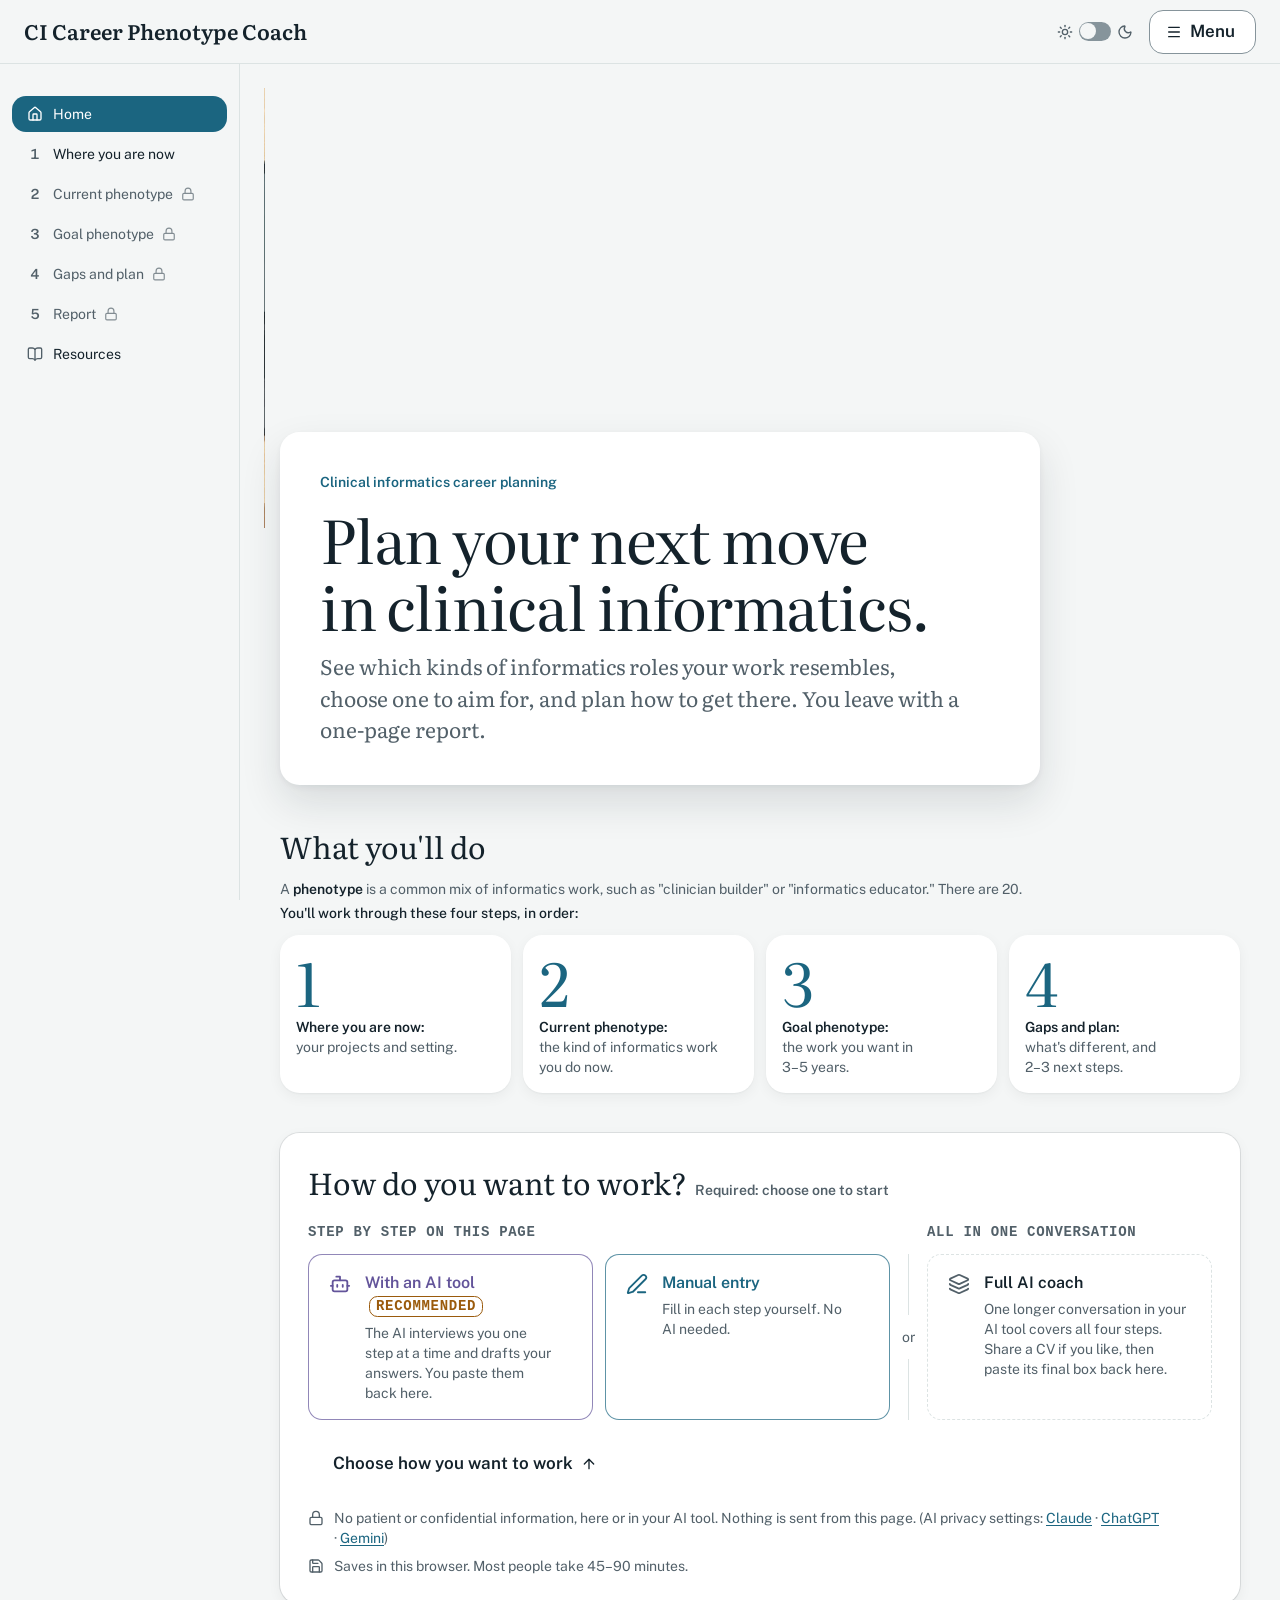
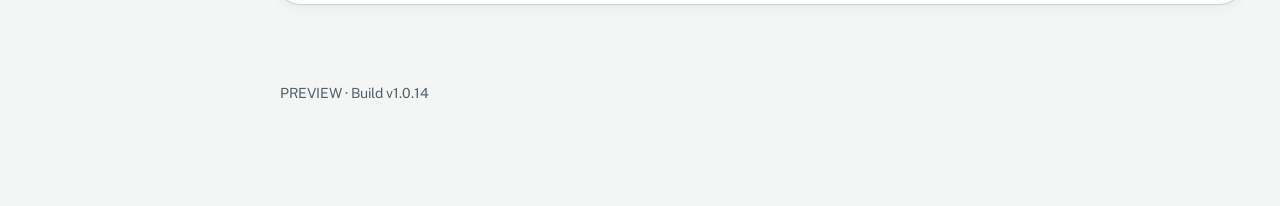
<file: preview/v1/index.html>
<!doctype html>
<html lang="en">
  <head>
    <meta name="robots" content="noindex">
    <meta charset="UTF-8" />
    <meta name="viewport" content="width=device-width, initial-scale=1.0" />
    <title>PREVIEW · CI Career Phenotype Coach</title>
    <script>
      /* Light or dark before first paint: the Menu's pick, else the system (same rule as src/lib/theme.ts). */
      try {
        var t = localStorage.getItem("ciPhenotypeCoach.theme")
        if (t === "dark" || (t !== "light" && matchMedia("(prefers-color-scheme: dark)").matches)) document.documentElement.classList.add("dark")
      } catch (e) {
        if (matchMedia("(prefers-color-scheme: dark)").matches) document.documentElement.classList.add("dark")
      }
    </script>
    <script type="module" crossorigin src="./assets/index-C0xyEz0e.js"></script>
    <link rel="stylesheet" crossorigin href="./assets/index-x-ZU_5Bj.css">
  </head>
  <body>
    <div id="root"></div>
  </body>
</html>
</file>
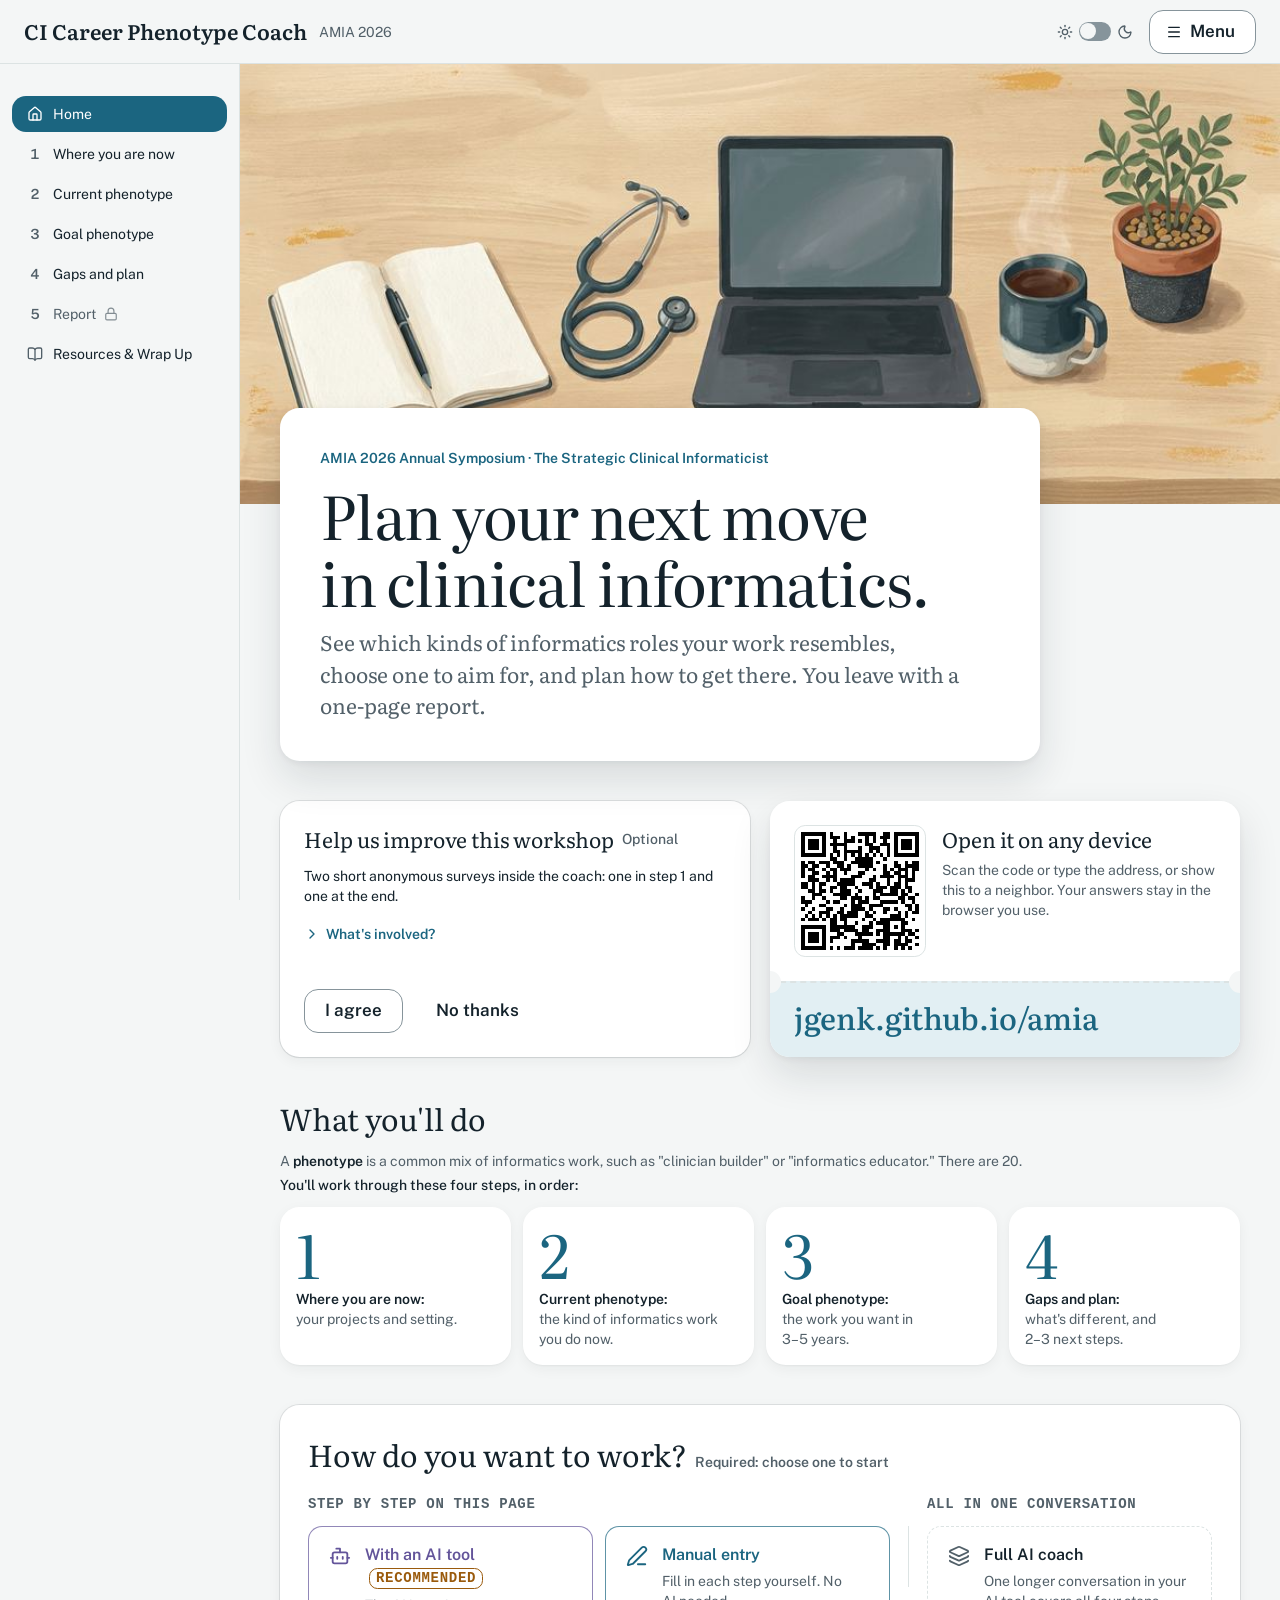
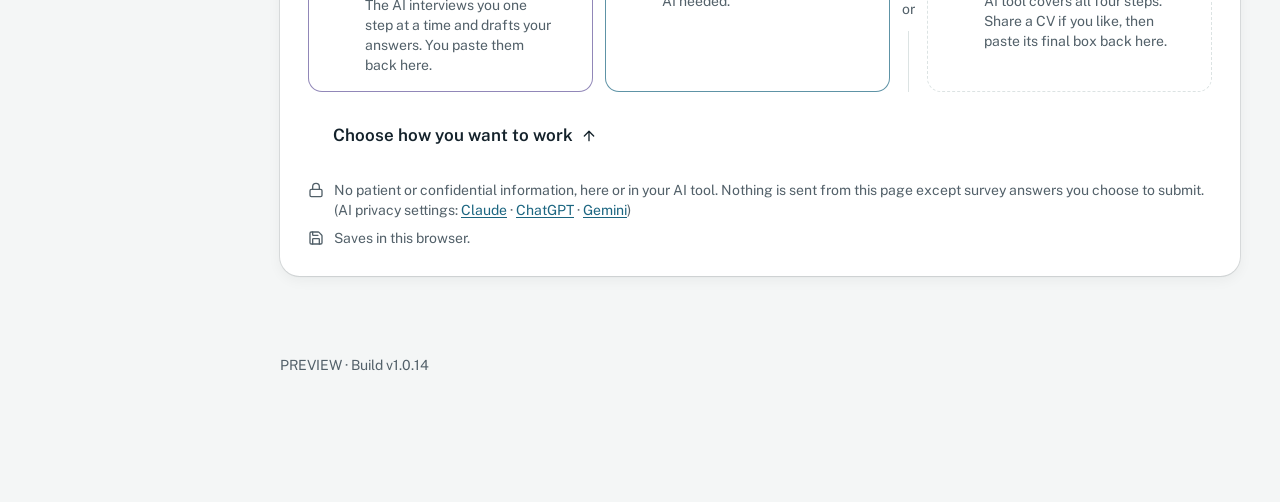
<file: preview/v1/amia-2026/index.html>
<!doctype html>
<html lang="en">
  <head>
    <meta name="robots" content="noindex">
    <meta charset="UTF-8" />
    <meta name="viewport" content="width=device-width, initial-scale=1.0" />
    <title>PREVIEW · CI Career Phenotype Coach</title>
    <script>
      /* Light or dark before first paint: the Menu's pick, else the system (same rule as src/lib/theme.ts). */
      try {
        var t = localStorage.getItem("ciPhenotypeCoach.theme")
        if (t === "dark" || (t !== "light" && matchMedia("(prefers-color-scheme: dark)").matches)) document.documentElement.classList.add("dark")
      } catch (e) {
        if (matchMedia("(prefers-color-scheme: dark)").matches) document.documentElement.classList.add("dark")
      }
    </script>
    <script type="module" crossorigin src="../assets/index-C0xyEz0e.js"></script>
    <link rel="stylesheet" crossorigin href="../assets/index-x-ZU_5Bj.css">
  </head>
  <body>
    <div id="root"></div>
  </body>
</html>
</file>
